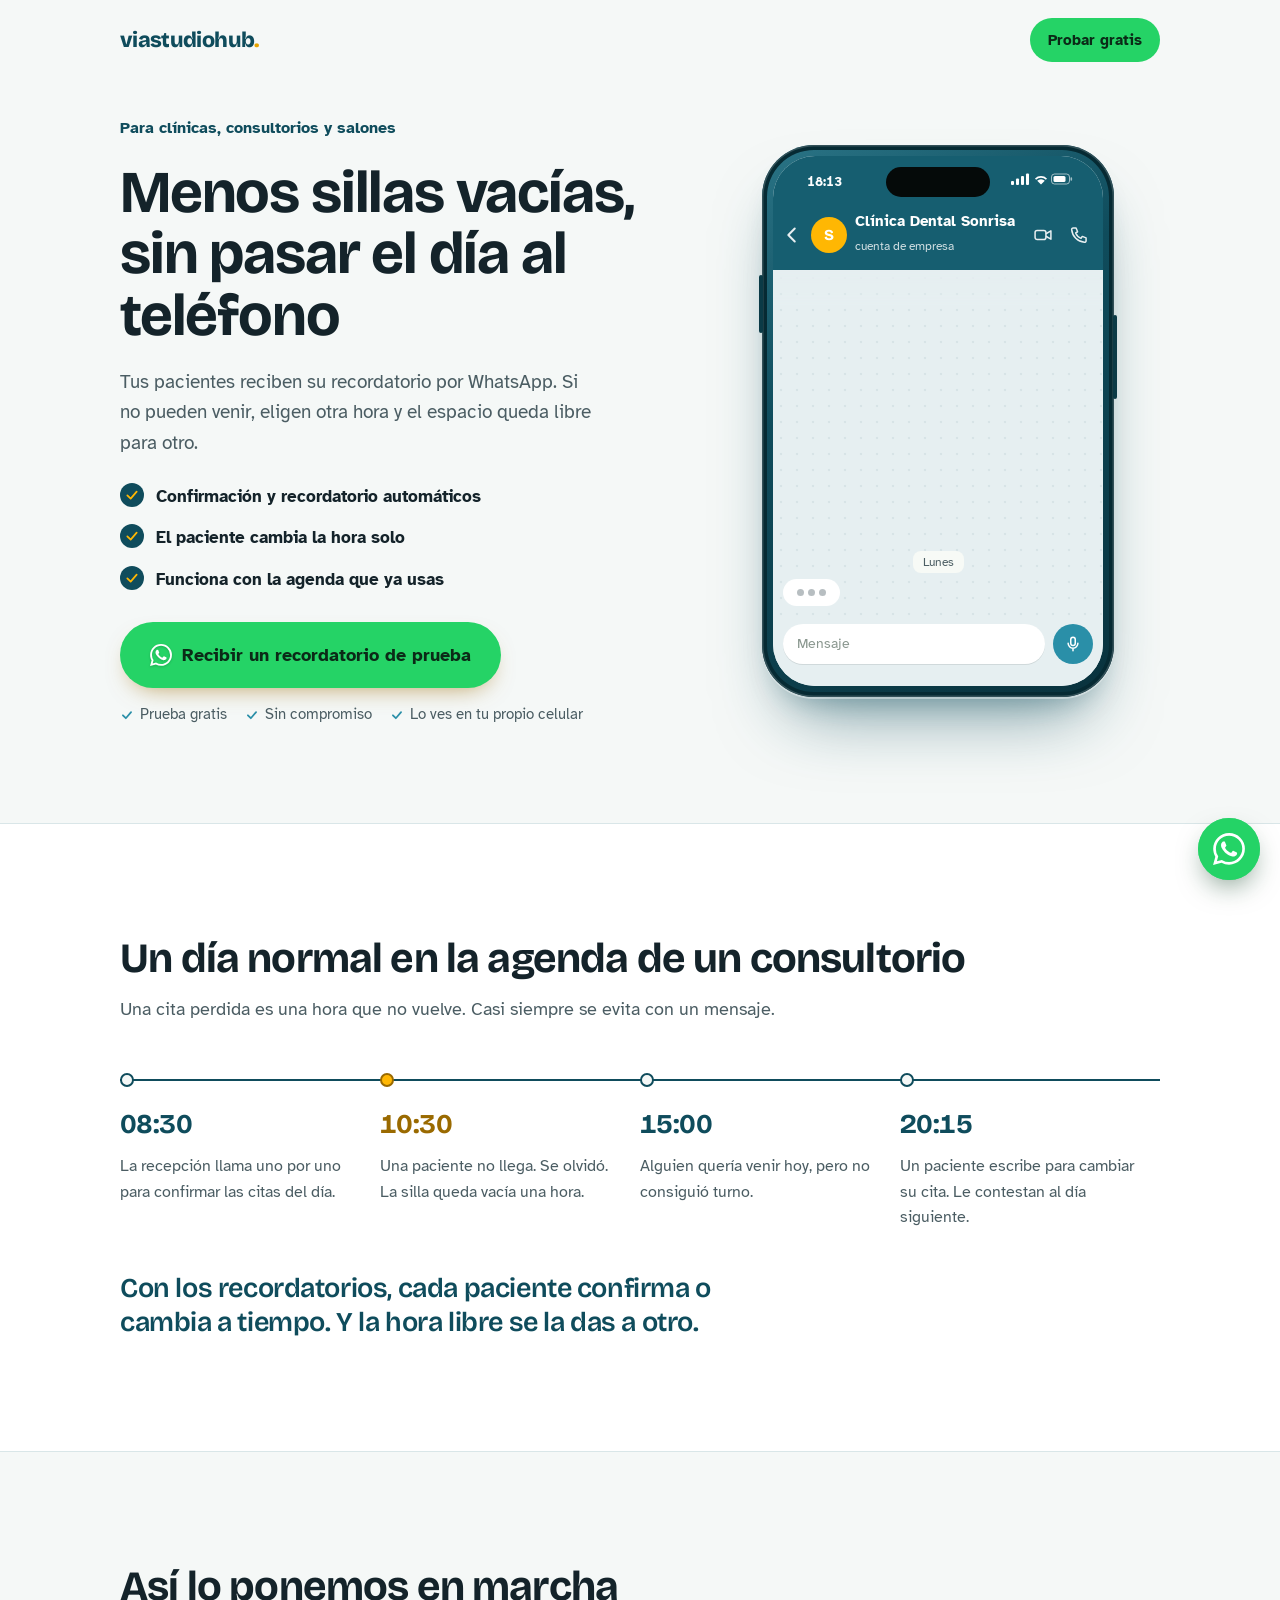
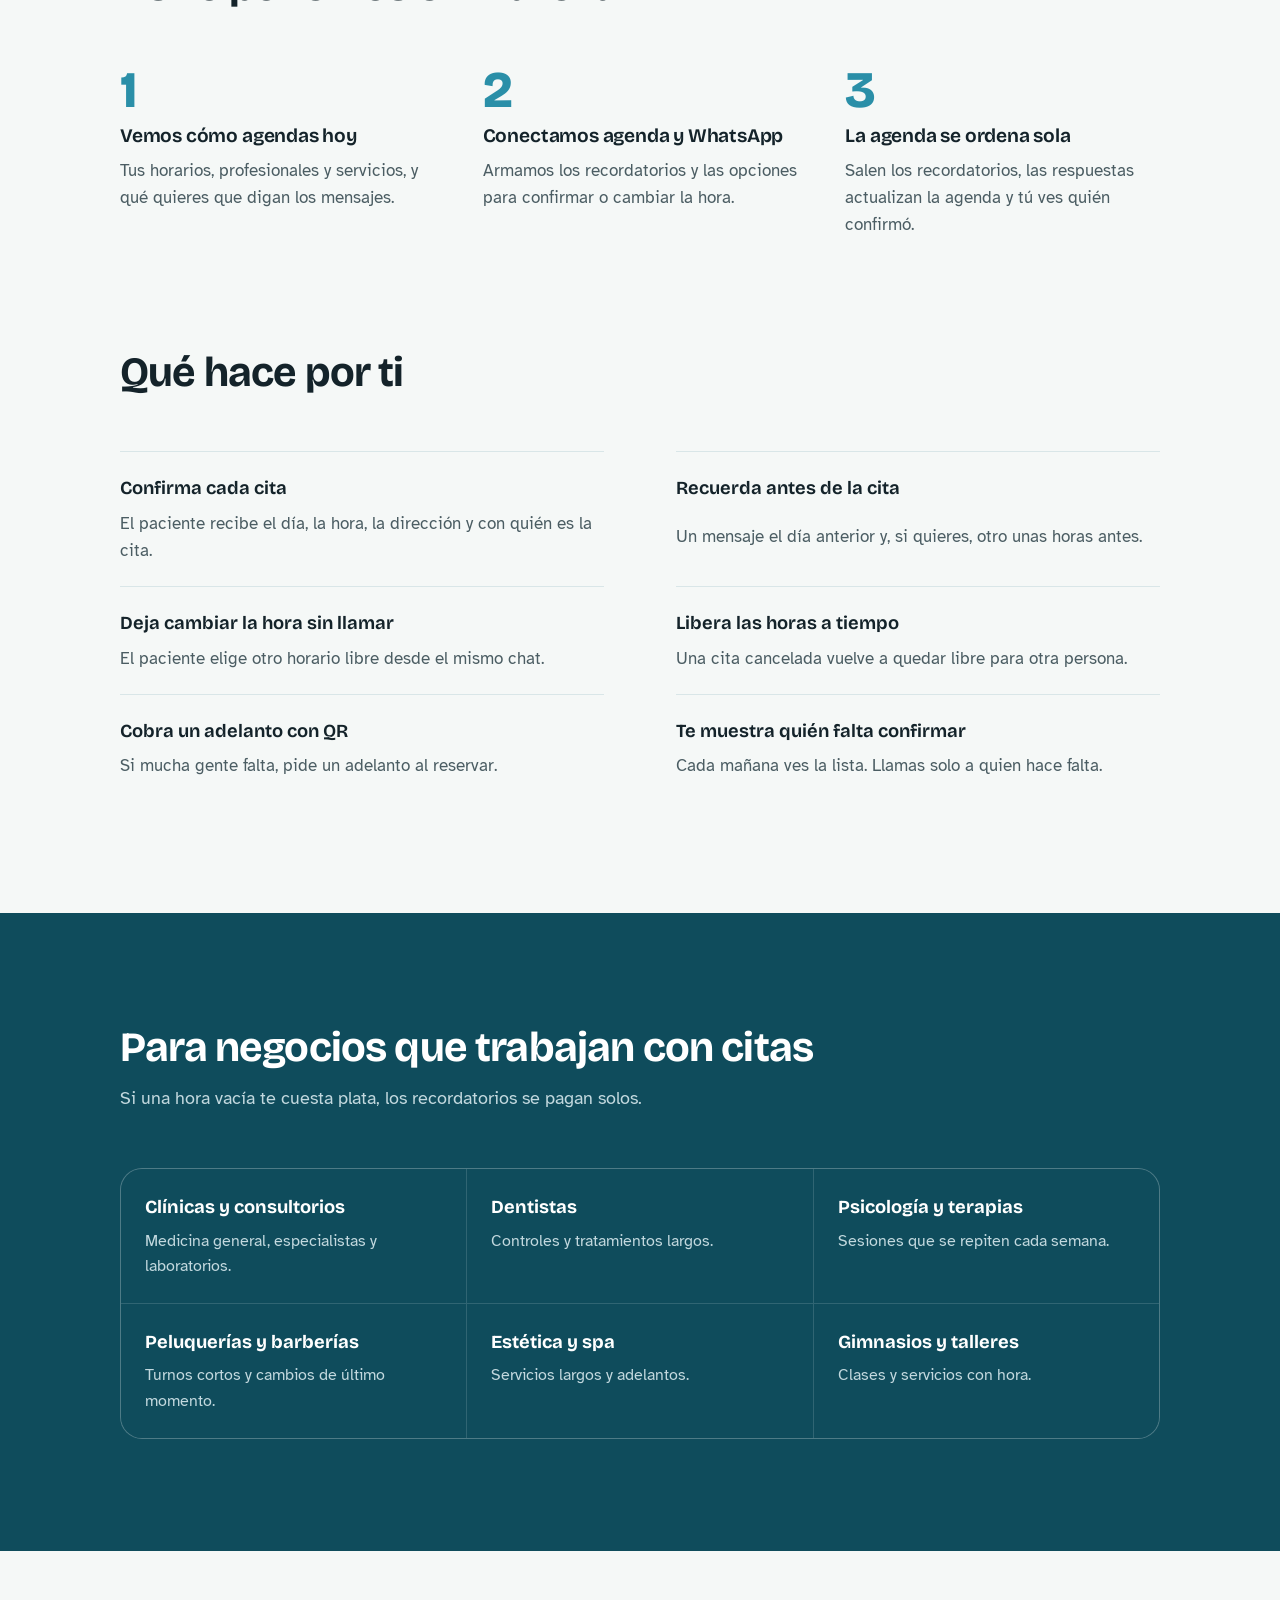
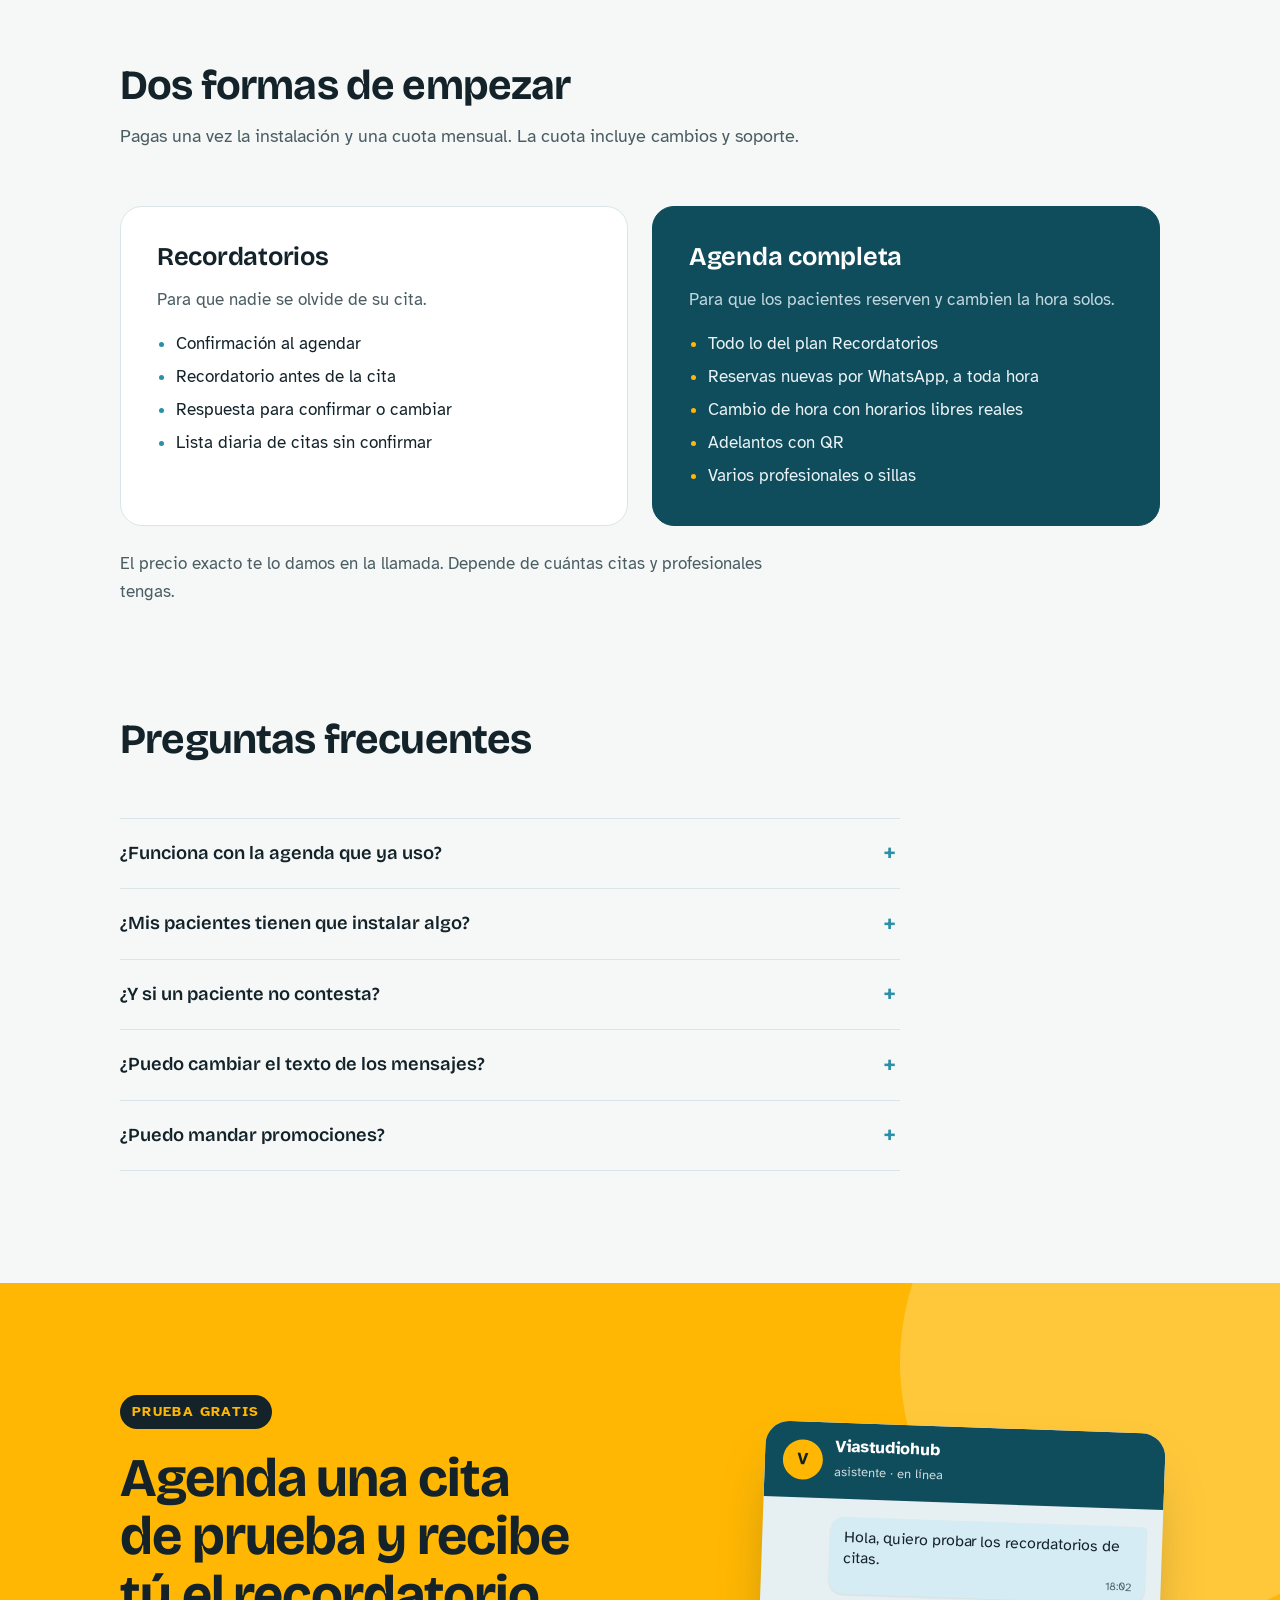
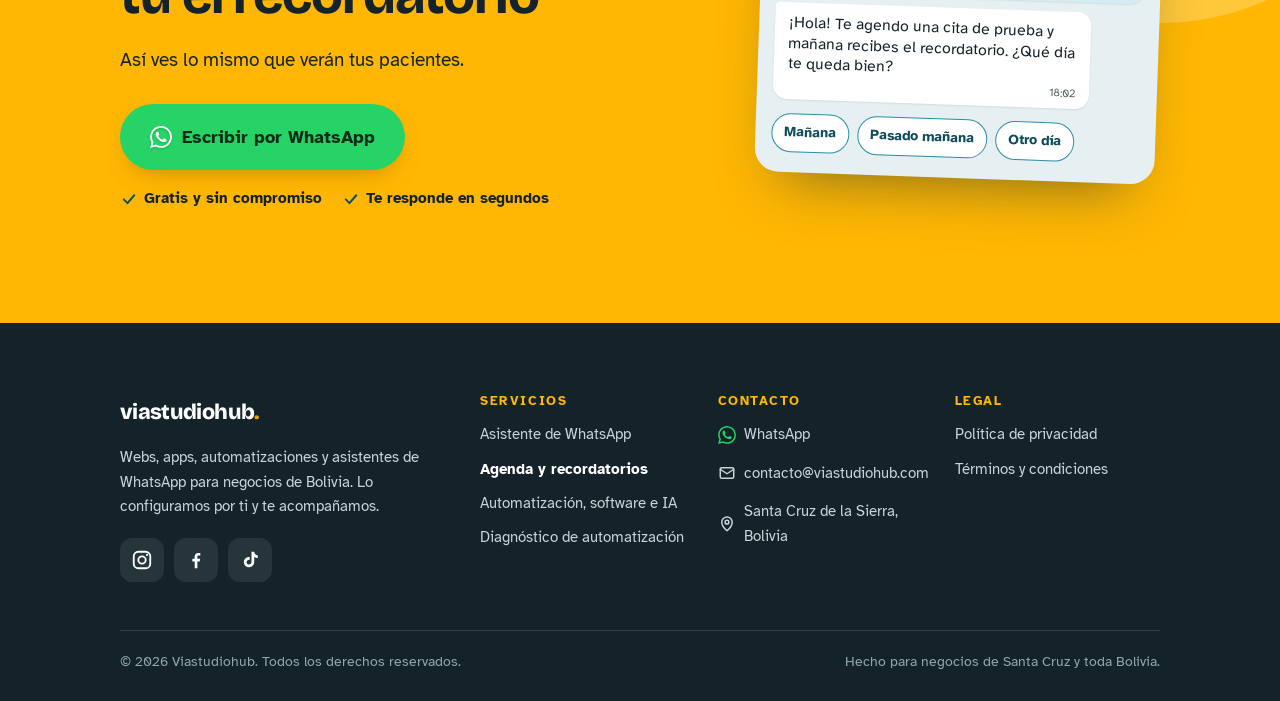
<file: agenda-recordatorios/index.html>
<!doctype html>
<html lang="es">
<head>
  <meta charset="utf-8">
  <meta name="viewport" content="width=device-width, initial-scale=1">
  <title>Recordatorios de citas por WhatsApp | Viastudiohub</title>
  <meta name="description" content="Tus pacientes y clientes reciben la confirmación y el recordatorio de su cita por WhatsApp, y cambian la hora solos. Para clínicas, consultorios, salones y gimnasios.">
  <meta property="og:title" content="Menos sillas vacías, sin pasar el día al teléfono | Viastudiohub">
  <meta property="og:description" content="Tus pacientes y clientes reciben la confirmación y el recordatorio de su cita por WhatsApp, y cambian la hora solos. Para clínicas, consultorios, salones y gimnasios.">
  <meta property="og:type" content="website">
  <meta property="og:url" content="https://viastudiohub.com/agenda-recordatorios/">
  <link rel="canonical" href="https://viastudiohub.com/agenda-recordatorios/">
  <meta name="theme-color" content="#0f4c5c">
  <link rel="icon" href="data:image/svg+xml,%3Csvg xmlns='http://www.w3.org/2000/svg' viewBox='0 0 32 32'%3E%3Crect width='32' height='32' rx='8' fill='%230f4c5c'/%3E%3Ccircle cx='23' cy='9' r='4' fill='%23ffb703'/%3E%3C/svg%3E">
  <link rel="preconnect" href="https://fonts.googleapis.com">
  <link rel="preconnect" href="https://fonts.gstatic.com" crossorigin>
  <link href="https://fonts.googleapis.com/css2?family=Atkinson+Hyperlegible:wght@400;700&family=Bricolage+Grotesque:opsz,wght@12..96,600;12..96,650;12..96,700;12..96,800&family=JetBrains+Mono:wght@500&display=swap" rel="stylesheet">
  <link rel="stylesheet" href="../assets/css/vsh.css?v=e7c232f7">
</head>
<body>

<header class="cabecera">
  <div class="contenedor">
    <a class="marca" href="https://viastudiohub.com/">viastudiohub<span>.</span></a>
    <a class="boton" href="#" data-wa="Hola, quiero probar los recordatorios de citas por WhatsApp.">Probar gratis</a>
  </div>
</header>

<main>
  <section class="hero">
    <div class="contenedor">
      <div class="hero-texto">
        <p class="hero-para">Para clínicas, consultorios y salones</p>
        <h1>Menos sillas vacías, sin pasar el día al teléfono</h1>
        <p class="bajada">Tus pacientes reciben su recordatorio por WhatsApp. Si no pueden venir, eligen otra hora y el espacio queda libre para otro.</p>
        <ul class="beneficios">
          <li><svg viewBox="0 0 24 24" fill="none" stroke="currentColor" stroke-width="2.6" stroke-linecap="round" stroke-linejoin="round" aria-hidden="true"><path d="M5 12.5 10 17.5 19 7"/></svg><span>Confirmación y recordatorio automáticos</span></li><li><svg viewBox="0 0 24 24" fill="none" stroke="currentColor" stroke-width="2.6" stroke-linecap="round" stroke-linejoin="round" aria-hidden="true"><path d="M5 12.5 10 17.5 19 7"/></svg><span>El paciente cambia la hora solo</span></li><li><svg viewBox="0 0 24 24" fill="none" stroke="currentColor" stroke-width="2.6" stroke-linecap="round" stroke-linejoin="round" aria-hidden="true"><path d="M5 12.5 10 17.5 19 7"/></svg><span>Funciona con la agenda que ya usas</span></li>
        </ul>
        <div class="hero-accion">
          <a class="boton boton-grande" href="#" data-wa="Hola, quiero probar los recordatorios de citas por WhatsApp."><svg class="wa-logo" viewBox="0 0 24 24" fill="currentColor" aria-hidden="true"><path d="M17.472 14.382c-.297-.149-1.758-.867-2.03-.967-.273-.099-.471-.148-.67.15-.197.297-.767.966-.94 1.164-.173.199-.347.223-.644.075-.297-.15-1.255-.463-2.39-1.475-.883-.788-1.48-1.761-1.653-2.059-.173-.297-.018-.458.13-.606.134-.133.298-.347.446-.52.149-.174.198-.298.298-.497.099-.198.05-.371-.025-.52-.075-.149-.669-1.612-.916-2.207-.242-.579-.487-.5-.669-.51-.173-.008-.371-.01-.57-.01-.198 0-.52.074-.792.372-.272.297-1.04 1.016-1.04 2.479 0 1.462 1.065 2.875 1.213 3.074.149.198 2.096 3.2 5.077 4.487.709.306 1.262.489 1.694.625.712.227 1.36.195 1.871.118.571-.085 1.758-.719 2.006-1.413.248-.694.248-1.289.173-1.413-.074-.124-.272-.198-.57-.347m-5.421 7.403h-.004a9.87 9.87 0 0 1-5.031-1.378l-.361-.214-3.741.982.998-3.648-.235-.374a9.86 9.86 0 0 1-1.51-5.26c.001-5.45 4.436-9.884 9.888-9.884 2.64 0 5.122 1.03 6.988 2.898a9.825 9.825 0 0 1 2.893 6.994c-.003 5.45-4.437 9.884-9.885 9.884m8.413-18.297A11.815 11.815 0 0 0 12.05 0C5.495 0 .16 5.335.157 11.892c0 2.096.547 4.142 1.588 5.945L.057 24l6.305-1.654a11.882 11.882 0 0 0 5.683 1.448h.005c6.554 0 11.89-5.335 11.893-11.893a11.821 11.821 0 0 0-3.48-8.413Z"/></svg>Recibir un recordatorio de prueba</a>
          <ul class="tranquilidad">
            <li>Prueba gratis</li><li>Sin compromiso</li><li>Lo ves en tu propio celular</li>
          </ul>
        </div>
      </div>

      <div class="hero-visual">
      
      <div class="telefono" role="img" aria-label="Ejemplo de conversación: una paciente recibe el recordatorio de su cita, pide cambiarla y elige un nuevo horario">
        <div class="pantalla">
          <div class="isla" aria-hidden="true"></div>
          <div class="estado" aria-hidden="true"><span>18:13</span><svg viewBox="0 0 62 14" aria-hidden="true" fill="#fff"><rect x="0" y="9" width="3" height="4" rx="1"/><rect x="5" y="6.5" width="3" height="6.5" rx="1"/><rect x="10" y="4" width="3" height="9" rx="1"/><rect x="15" y="1.5" width="3" height="11.5" rx="1"/><path d="M30 12.6 26.2 8.8a5.4 5.4 0 0 1 7.6 0Zm-6-6a8.5 8.5 0 0 1 12 0l-1.1 1.1a7 7 0 0 0-9.8 0Z"/><rect x="40.5" y="2" width="18" height="10" rx="3" fill="none" stroke="#fff" stroke-opacity=".6"/><rect x="42.5" y="4" width="12" height="6" rx="1.5"/><rect x="59.5" y="5.2" width="1.6" height="3.6" rx=".8" fill-opacity=".6"/></svg></div>
          <div class="pantalla-cabecera">
            <svg class="volver" viewBox="0 0 24 24" fill="none" stroke="#fff" stroke-width="2.2" stroke-linecap="round" stroke-linejoin="round" aria-hidden="true"><path d="M15 5 8 12l7 7"/></svg>
            <div class="avatar" aria-hidden="true">S</div>
            <div><strong>Clínica Dental Sonrisa</strong><small>cuenta de empresa</small></div>
            <div class="acciones" aria-hidden="true"><svg viewBox="0 0 24 24" fill="none" stroke="#fff" stroke-width="1.8" stroke-linejoin="round"><rect x="2.5" y="6.5" width="13" height="11" rx="2.5"/><path d="m15.5 10.5 6-3.5v10l-6-3.5"/></svg><svg viewBox="0 0 24 24" fill="none" stroke="#fff" stroke-width="1.8" stroke-linejoin="round"><path d="M5 3.5h3.5l1.8 4.6-2.3 1.5a11 11 0 0 0 6.4 6.4l1.5-2.3 4.6 1.8V19a1.8 1.8 0 0 1-2 1.8A17 17 0 0 1 3.2 5.5 1.8 1.8 0 0 1 5 3.5Z"/></svg></div>
          </div>
          <div class="chat">
            <div class="msg sistema">Lunes</div>
            <div class="msg in">Hola Ana, te recordamos tu cita de mañana martes a las 10:30 con la Dra. Rojas. Responde 1 para confirmar o 2 para cambiarla.<time>18:00</time></div>
            <div class="msg out">2<time>18:12</time></div>
            <div class="msg in">Sin problema. Tengo libre: miércoles 9:00, miércoles 11:30 o jueves 16:00. ¿Cuál prefieres?<time>18:12</time></div>
            <div class="msg out">Jueves 16:00<time>18:13</time></div>
            <div class="msg in">Listo, tu cita quedó el jueves a las 16:00. Te escribimos un día antes.<time>18:13</time></div>
            <div class="escribiendo" aria-hidden="true"><span></span><span></span><span></span></div>
          </div>
          <div class="barra" aria-hidden="true"><div class="campo">Mensaje</div><div class="mic"><svg viewBox="0 0 24 24" fill="none" stroke="#fff" stroke-width="2" stroke-linecap="round"><rect x="9" y="3" width="6" height="11" rx="3"/><path d="M5.5 11a6.5 6.5 0 0 0 13 0M12 17.5V21"/></svg></div></div>
        </div>
      </div>
        <div class="aviso" role="note">
          <div class="aviso-icono" aria-hidden="true"><svg viewBox="0 0 24 24" fill="none" stroke="currentColor" stroke-width="2" stroke-linecap="round" stroke-linejoin="round"><path d="M6 8a6 6 0 0 1 12 0c0 7 3 9 3 9H3s3-2 3-9"/><path d="M10.3 21a1.9 1.9 0 0 0 3.4 0"/></svg></div>
          <div><strong>Cita reprogramada</strong><span>Ana pasó al jueves 16:00. El martes 10:30 quedó libre.</span></div>
        </div>
      
      </div>
    </div>
  </section>

  <section class="seccion dia" aria-labelledby="dia-titulo">
    <div class="contenedor">
      <div class="seccion-titulo">
        <h2 id="dia-titulo">Un día normal en la agenda de un consultorio</h2>
        <p>Una cita perdida es una hora que no vuelve. Casi siempre se evita con un mensaje.</p>
      </div>
      <ol class="horas">
        <li><span class="hora">08:30</span><p>La recepción llama uno por uno para confirmar las citas del día.</p></li>
        <li class="perdido"><span class="hora">10:30</span><p>Una paciente no llega. Se olvidó. La silla queda vacía una hora.</p></li>
        <li><span class="hora">15:00</span><p>Alguien quería venir hoy, pero no consiguió turno.</p></li>
        <li><span class="hora">20:15</span><p>Un paciente escribe para cambiar su cita. Le contestan al día siguiente.</p></li>
      </ol>
      <p class="dia-conclusion">Con los recordatorios, cada paciente confirma o cambia a tiempo. Y la hora libre se la das a otro.</p>
    </div>
  </section>

  <section class="seccion" id="como-funciona" aria-labelledby="como-titulo">
    <div class="contenedor">
      <div class="seccion-titulo"><h2 id="como-titulo">Así lo ponemos en marcha</h2></div>
      <ol class="pasos">
        <li><h3>Vemos cómo agendas hoy</h3><p>Tus horarios, profesionales y servicios, y qué quieres que digan los mensajes.</p></li>
        <li><h3>Conectamos agenda y WhatsApp</h3><p>Armamos los recordatorios y las opciones para confirmar o cambiar la hora.</p></li>
        <li><h3>La agenda se ordena sola</h3><p>Salen los recordatorios, las respuestas actualizan la agenda y tú ves quién confirmó.</p></li>
      </ol>
    </div>
  </section>

  <section class="seccion" aria-labelledby="hace-titulo" style="padding-top:0">
    <div class="contenedor">
      <div class="seccion-titulo"><h2 id="hace-titulo">Qué hace por ti</h2></div>
      <dl class="capacidades">
        <div><dt>Confirma cada cita</dt><dd>El paciente recibe el día, la hora, la dirección y con quién es la cita.</dd></div>
        <div><dt>Recuerda antes de la cita</dt><dd>Un mensaje el día anterior y, si quieres, otro unas horas antes.</dd></div>
        <div><dt>Deja cambiar la hora sin llamar</dt><dd>El paciente elige otro horario libre desde el mismo chat.</dd></div>
        <div><dt>Libera las horas a tiempo</dt><dd>Una cita cancelada vuelve a quedar libre para otra persona.</dd></div>
        <div><dt>Cobra un adelanto con QR</dt><dd>Si mucha gente falta, pide un adelanto al reservar.</dd></div>
        <div><dt>Te muestra quién falta confirmar</dt><dd>Cada mañana ves la lista. Llamas solo a quien hace falta.</dd></div>
      </dl>
      
    </div>
  </section>

  <section class="seccion rubros" aria-labelledby="rubros-titulo">
    <div class="contenedor">
      <div class="seccion-titulo">
        <h2 id="rubros-titulo">Para negocios que trabajan con citas</h2>
        <p>Si una hora vacía te cuesta plata, los recordatorios se pagan solos.</p>
      </div>
      <ul class="lista-rubros">
        <li><strong>Clínicas y consultorios</strong><span>Medicina general, especialistas y laboratorios.</span></li>
        <li><strong>Dentistas</strong><span>Controles y tratamientos largos.</span></li>
        <li><strong>Psicología y terapias</strong><span>Sesiones que se repiten cada semana.</span></li>
        <li><strong>Peluquerías y barberías</strong><span>Turnos cortos y cambios de último momento.</span></li>
        <li><strong>Estética y spa</strong><span>Servicios largos y adelantos.</span></li>
        <li><strong>Gimnasios y talleres</strong><span>Clases y servicios con hora.</span></li>
      </ul>
    </div>
  </section>

  <!-- TESTIMONIOS: activar solo con clientes reales (nombre, negocio, foto y resultado verdaderos).
  <section class="seccion" aria-labelledby="testimonios-titulo">
    <div class="contenedor">
      <div class="seccion-titulo"><h2 id="testimonios-titulo">Lo que dicen nuestros clientes</h2></div>
      <div class="testimonios">
        <figure class="testimonio">
          <blockquote>"Frase real del cliente, con un resultado concreto."</blockquote>
          <figcaption><img src="../assets/img/cliente-1.jpg" alt="">Nombre Apellido, Negocio, Santa Cruz</figcaption>
        </figure>
      </div>
    </div>
  </section>
  -->



  <section class="seccion" aria-labelledby="planes-titulo">
    <div class="contenedor">
      <div class="seccion-titulo">
        <h2 id="planes-titulo">Dos formas de empezar</h2>
        <p>Pagas una vez la instalación y una cuota mensual. La cuota incluye cambios y soporte.</p>
      </div>
      <div class="planes">
        <div class="plan"><h3>Recordatorios</h3><p class="para">Para que nadie se olvide de su cita.</p><ul><li>Confirmación al agendar</li><li>Recordatorio antes de la cita</li><li>Respuesta para confirmar o cambiar</li><li>Lista diaria de citas sin confirmar</li></ul></div><div class="plan destacado"><h3>Agenda completa</h3><p class="para">Para que los pacientes reserven y cambien la hora solos.</p><ul><li>Todo lo del plan Recordatorios</li><li>Reservas nuevas por WhatsApp, a toda hora</li><li>Cambio de hora con horarios libres reales</li><li>Adelantos con QR</li><li>Varios profesionales o sillas</li></ul></div>
      </div>
      <p class="planes-nota">El precio exacto te lo damos en la llamada. Depende de cuántas citas y profesionales tengas.</p>
    </div>
  </section>

  <section class="seccion" aria-labelledby="faq-titulo" style="padding-top:0">
    <div class="contenedor">
      <div class="seccion-titulo"><h2 id="faq-titulo">Preguntas frecuentes</h2></div>
      <div class="faq">
        <details><summary>¿Funciona con la agenda que ya uso?</summary><p>Funciona con Google Calendar, con planillas y con varios sistemas de reservas. Si usas agenda de papel, te armamos una digital sencilla.</p></details>
        <details><summary>¿Mis pacientes tienen que instalar algo?</summary><p>No. Todo pasa en WhatsApp, que ya tienen en el celular.</p></details>
        <details><summary>¿Y si un paciente no contesta?</summary><p>Le llega un segundo aviso. Si sigue sin contestar, aparece en tu lista para que lo llames.</p></details>
        <details><summary>¿Puedo cambiar el texto de los mensajes?</summary><p>Sí. Los escribimos contigo, con el estilo de tu consultorio o salón. WhatsApp aprueba algunos mensajes antes de usarlos; de eso nos ocupamos nosotros.</p></details>
        <details><summary>¿Puedo mandar promociones?</summary><p>Solo a quien aceptó recibirlas. WhatsApp bloquea los números que mandan publicidad sin permiso.</p></details>
      </div>
    </div>
  </section>


  <section class="seccion cierre" aria-labelledby="cierre-titulo">
    <div class="contenedor cierre-rejilla">
      <div class="cierre-texto">
        <p class="cierre-ante">Prueba gratis</p>
        <h2 id="cierre-titulo">Agenda una cita de prueba y recibe tú el recordatorio</h2>
        <p class="cierre-bajada">Así ves lo mismo que verán tus pacientes.</p>
        <div class="cierre-accion">
          <div class="cierre-botones"><a class="boton boton-grande" href="#" data-wa="Hola, quiero probar los recordatorios de citas por WhatsApp."><svg class="wa-logo" viewBox="0 0 24 24" fill="currentColor" aria-hidden="true"><path d="M17.472 14.382c-.297-.149-1.758-.867-2.03-.967-.273-.099-.471-.148-.67.15-.197.297-.767.966-.94 1.164-.173.199-.347.223-.644.075-.297-.15-1.255-.463-2.39-1.475-.883-.788-1.48-1.761-1.653-2.059-.173-.297-.018-.458.13-.606.134-.133.298-.347.446-.52.149-.174.198-.298.298-.497.099-.198.05-.371-.025-.52-.075-.149-.669-1.612-.916-2.207-.242-.579-.487-.5-.669-.51-.173-.008-.371-.01-.57-.01-.198 0-.52.074-.792.372-.272.297-1.04 1.016-1.04 2.479 0 1.462 1.065 2.875 1.213 3.074.149.198 2.096 3.2 5.077 4.487.709.306 1.262.489 1.694.625.712.227 1.36.195 1.871.118.571-.085 1.758-.719 2.006-1.413.248-.694.248-1.289.173-1.413-.074-.124-.272-.198-.57-.347m-5.421 7.403h-.004a9.87 9.87 0 0 1-5.031-1.378l-.361-.214-3.741.982.998-3.648-.235-.374a9.86 9.86 0 0 1-1.51-5.26c.001-5.45 4.436-9.884 9.888-9.884 2.64 0 5.122 1.03 6.988 2.898a9.825 9.825 0 0 1 2.893 6.994c-.003 5.45-4.437 9.884-9.885 9.884m8.413-18.297A11.815 11.815 0 0 0 12.05 0C5.495 0 .16 5.335.157 11.892c0 2.096.547 4.142 1.588 5.945L.057 24l6.305-1.654a11.882 11.882 0 0 0 5.683 1.448h.005c6.554 0 11.89-5.335 11.893-11.893a11.821 11.821 0 0 0-3.48-8.413Z"/></svg>Escribir por WhatsApp</a></div>
          <ul class="cierre-garantias">
            <li><svg viewBox="0 0 24 24" fill="none" stroke="currentColor" stroke-width="2.6" stroke-linecap="round" stroke-linejoin="round" aria-hidden="true"><path d="M5 12.5 10 17.5 19 7"/></svg>Gratis y sin compromiso</li><li><svg viewBox="0 0 24 24" fill="none" stroke="currentColor" stroke-width="2.6" stroke-linecap="round" stroke-linejoin="round" aria-hidden="true"><path d="M5 12.5 10 17.5 19 7"/></svg>Te responde en segundos</li>
          </ul>
        </div>
      </div>
      <div class="cierre-chat" role="img" aria-label="Así empieza la prueba: escribes por WhatsApp y el asistente te responde al momento">
        <div class="cc-cab"><span class="cc-av">V</span><div><strong>Viastudiohub</strong><small>asistente · en línea</small></div></div>
        <div class="cc-cuerpo"><div class="cc-msg c">Hola, quiero probar los recordatorios de citas.<time>18:02</time></div><div class="cc-msg a">¡Hola! Te agendo una cita de prueba y mañana recibes el recordatorio. ¿Qué día te queda bien?<time>18:02</time></div><div class="cc-opciones"><span>Mañana</span><span>Pasado mañana</span><span>Otro día</span></div></div>
      </div>
    </div>
  </section>
</main>

<footer class="pie">
  <div class="contenedor">
    <div class="pie-rejilla">
      <div class="pie-marca">
        <a class="marca" href="https://viastudiohub.com/">viastudiohub<span>.</span></a>
        <p>Webs, apps, automatizaciones y asistentes de WhatsApp para negocios de Bolivia. Lo configuramos por ti y te acompañamos.</p>
        <ul class="pie-redes" aria-label="Redes sociales">
          <li><a href="#" data-red="instagram" aria-label="Instagram de Viastudiohub"><svg viewBox="0 0 24 24" fill="none" stroke="currentColor" stroke-width="2" aria-hidden="true"><rect x="3" y="3" width="18" height="18" rx="5"/><circle cx="12" cy="12" r="4"/><circle cx="17.5" cy="6.5" r="1.2" fill="currentColor" stroke="none"/></svg></a></li>
          <li><a href="#" data-red="facebook" aria-label="Facebook de Viastudiohub"><svg viewBox="0 0 24 24" fill="currentColor" aria-hidden="true"><path d="M13.5 21v-7.5h2.6l.4-3h-3V8.6c0-.9.3-1.5 1.6-1.5h1.6V4.4c-.3 0-1.2-.1-2.3-.1-2.3 0-3.9 1.4-3.9 4v2.2H8v3h2.6V21h2.9Z"/></svg></a></li>
          <li><a href="#" data-red="tiktok" aria-label="TikTok de Viastudiohub"><svg viewBox="0 0 24 24" fill="currentColor" aria-hidden="true"><path d="M16.6 3c.3 2.3 1.6 3.8 3.9 4v2.8c-1.4.1-2.6-.3-3.9-1.1v5.6c0 3.6-2.8 5.7-5.7 5.7a5.6 5.6 0 0 1-5.6-5.6c0-3.5 3-5.9 6.4-5.5v3c-1.6-.4-3.4.6-3.4 2.5 0 1.5 1.2 2.6 2.6 2.6 1.6 0 2.7-1.1 2.7-3V3h3Z"/></svg></a></li>
        </ul>
      </div>
      <nav class="pie-col" aria-label="Servicios">
        <h2>Servicios</h2>
        <ul><li><a href="../asistente-whatsapp/">Asistente de WhatsApp</a></li><li><a href="../agenda-recordatorios/" aria-current="page">Agenda y recordatorios</a></li><li><a href="../automatizaciones/">Automatización, software e IA</a></li><li><a href="../diagnostico/">Diagnóstico de automatización</a></li></ul>
      </nav>
      <div class="pie-col">
        <h2>Contacto</h2>
        <ul>
          <li><a href="#" data-wa="Hola, quiero probar los recordatorios de citas por WhatsApp."><svg class="wa-logo" viewBox="0 0 24 24" fill="currentColor" aria-hidden="true"><path d="M17.472 14.382c-.297-.149-1.758-.867-2.03-.967-.273-.099-.471-.148-.67.15-.197.297-.767.966-.94 1.164-.173.199-.347.223-.644.075-.297-.15-1.255-.463-2.39-1.475-.883-.788-1.48-1.761-1.653-2.059-.173-.297-.018-.458.13-.606.134-.133.298-.347.446-.52.149-.174.198-.298.298-.497.099-.198.05-.371-.025-.52-.075-.149-.669-1.612-.916-2.207-.242-.579-.487-.5-.669-.51-.173-.008-.371-.01-.57-.01-.198 0-.52.074-.792.372-.272.297-1.04 1.016-1.04 2.479 0 1.462 1.065 2.875 1.213 3.074.149.198 2.096 3.2 5.077 4.487.709.306 1.262.489 1.694.625.712.227 1.36.195 1.871.118.571-.085 1.758-.719 2.006-1.413.248-.694.248-1.289.173-1.413-.074-.124-.272-.198-.57-.347m-5.421 7.403h-.004a9.87 9.87 0 0 1-5.031-1.378l-.361-.214-3.741.982.998-3.648-.235-.374a9.86 9.86 0 0 1-1.51-5.26c.001-5.45 4.436-9.884 9.888-9.884 2.64 0 5.122 1.03 6.988 2.898a9.825 9.825 0 0 1 2.893 6.994c-.003 5.45-4.437 9.884-9.885 9.884m8.413-18.297A11.815 11.815 0 0 0 12.05 0C5.495 0 .16 5.335.157 11.892c0 2.096.547 4.142 1.588 5.945L.057 24l6.305-1.654a11.882 11.882 0 0 0 5.683 1.448h.005c6.554 0 11.89-5.335 11.893-11.893a11.821 11.821 0 0 0-3.48-8.413Z"/></svg>WhatsApp</a></li>
          <li><a href="mailto:contacto@viastudiohub.com"><svg viewBox="0 0 24 24" fill="none" stroke="currentColor" stroke-width="2" stroke-linecap="round" stroke-linejoin="round" aria-hidden="true"><rect x="3" y="5" width="18" height="14" rx="2"/><path d="m3 7 9 6 9-6"/></svg>contacto@viastudiohub.com</a></li>
          <li><span><svg viewBox="0 0 24 24" fill="none" stroke="currentColor" stroke-width="2" stroke-linecap="round" stroke-linejoin="round" aria-hidden="true"><path d="M12 21s-7-6.1-7-11.5a7 7 0 0 1 14 0C19 14.9 12 21 12 21Z"/><circle cx="12" cy="9.5" r="2.5"/></svg>Santa Cruz de la Sierra, Bolivia</span></li>
        </ul>
      </div>
      <nav class="pie-col" aria-label="Información legal">
        <h2>Legal</h2>
        <ul>
          <li><a href="../privacidad/">Política de privacidad</a></li>
          <li><a href="../terminos/">Términos y condiciones</a></li>
        </ul>
      </nav>
    </div>
    <div class="pie-base">
      <span>© 2026 Viastudiohub. Todos los derechos reservados.</span>
      <span>Hecho para negocios de Santa Cruz y toda Bolivia.</span>
    </div>
  </div>
</footer>

<div class="flotantes">
  <button type="button" class="arriba" aria-label="Volver arriba"><svg viewBox="0 0 24 24" fill="none" stroke="currentColor" stroke-width="2.4" stroke-linecap="round" stroke-linejoin="round" aria-hidden="true"><path d="m6 15 6-6 6 6"/></svg></button>
  <a class="wa-flotante" href="#" data-wa="Hola, quiero probar los recordatorios de citas por WhatsApp." aria-label="Probarlo en WhatsApp"><svg class="wa-logo" viewBox="0 0 24 24" fill="currentColor" aria-hidden="true"><path d="M17.472 14.382c-.297-.149-1.758-.867-2.03-.967-.273-.099-.471-.148-.67.15-.197.297-.767.966-.94 1.164-.173.199-.347.223-.644.075-.297-.15-1.255-.463-2.39-1.475-.883-.788-1.48-1.761-1.653-2.059-.173-.297-.018-.458.13-.606.134-.133.298-.347.446-.52.149-.174.198-.298.298-.497.099-.198.05-.371-.025-.52-.075-.149-.669-1.612-.916-2.207-.242-.579-.487-.5-.669-.51-.173-.008-.371-.01-.57-.01-.198 0-.52.074-.792.372-.272.297-1.04 1.016-1.04 2.479 0 1.462 1.065 2.875 1.213 3.074.149.198 2.096 3.2 5.077 4.487.709.306 1.262.489 1.694.625.712.227 1.36.195 1.871.118.571-.085 1.758-.719 2.006-1.413.248-.694.248-1.289.173-1.413-.074-.124-.272-.198-.57-.347m-5.421 7.403h-.004a9.87 9.87 0 0 1-5.031-1.378l-.361-.214-3.741.982.998-3.648-.235-.374a9.86 9.86 0 0 1-1.51-5.26c.001-5.45 4.436-9.884 9.888-9.884 2.64 0 5.122 1.03 6.988 2.898a9.825 9.825 0 0 1 2.893 6.994c-.003 5.45-4.437 9.884-9.885 9.884m8.413-18.297A11.815 11.815 0 0 0 12.05 0C5.495 0 .16 5.335.157 11.892c0 2.096.547 4.142 1.588 5.945L.057 24l6.305-1.654a11.882 11.882 0 0 0 5.683 1.448h.005c6.554 0 11.89-5.335 11.893-11.893a11.821 11.821 0 0 0-3.48-8.413Z"/></svg><span class="wa-etiqueta" aria-hidden="true">Probarlo en WhatsApp</span></a>
</div>

<script src="../assets/js/vsh.js?v=f4f00d04"></script>
</body>
</html>
</file>
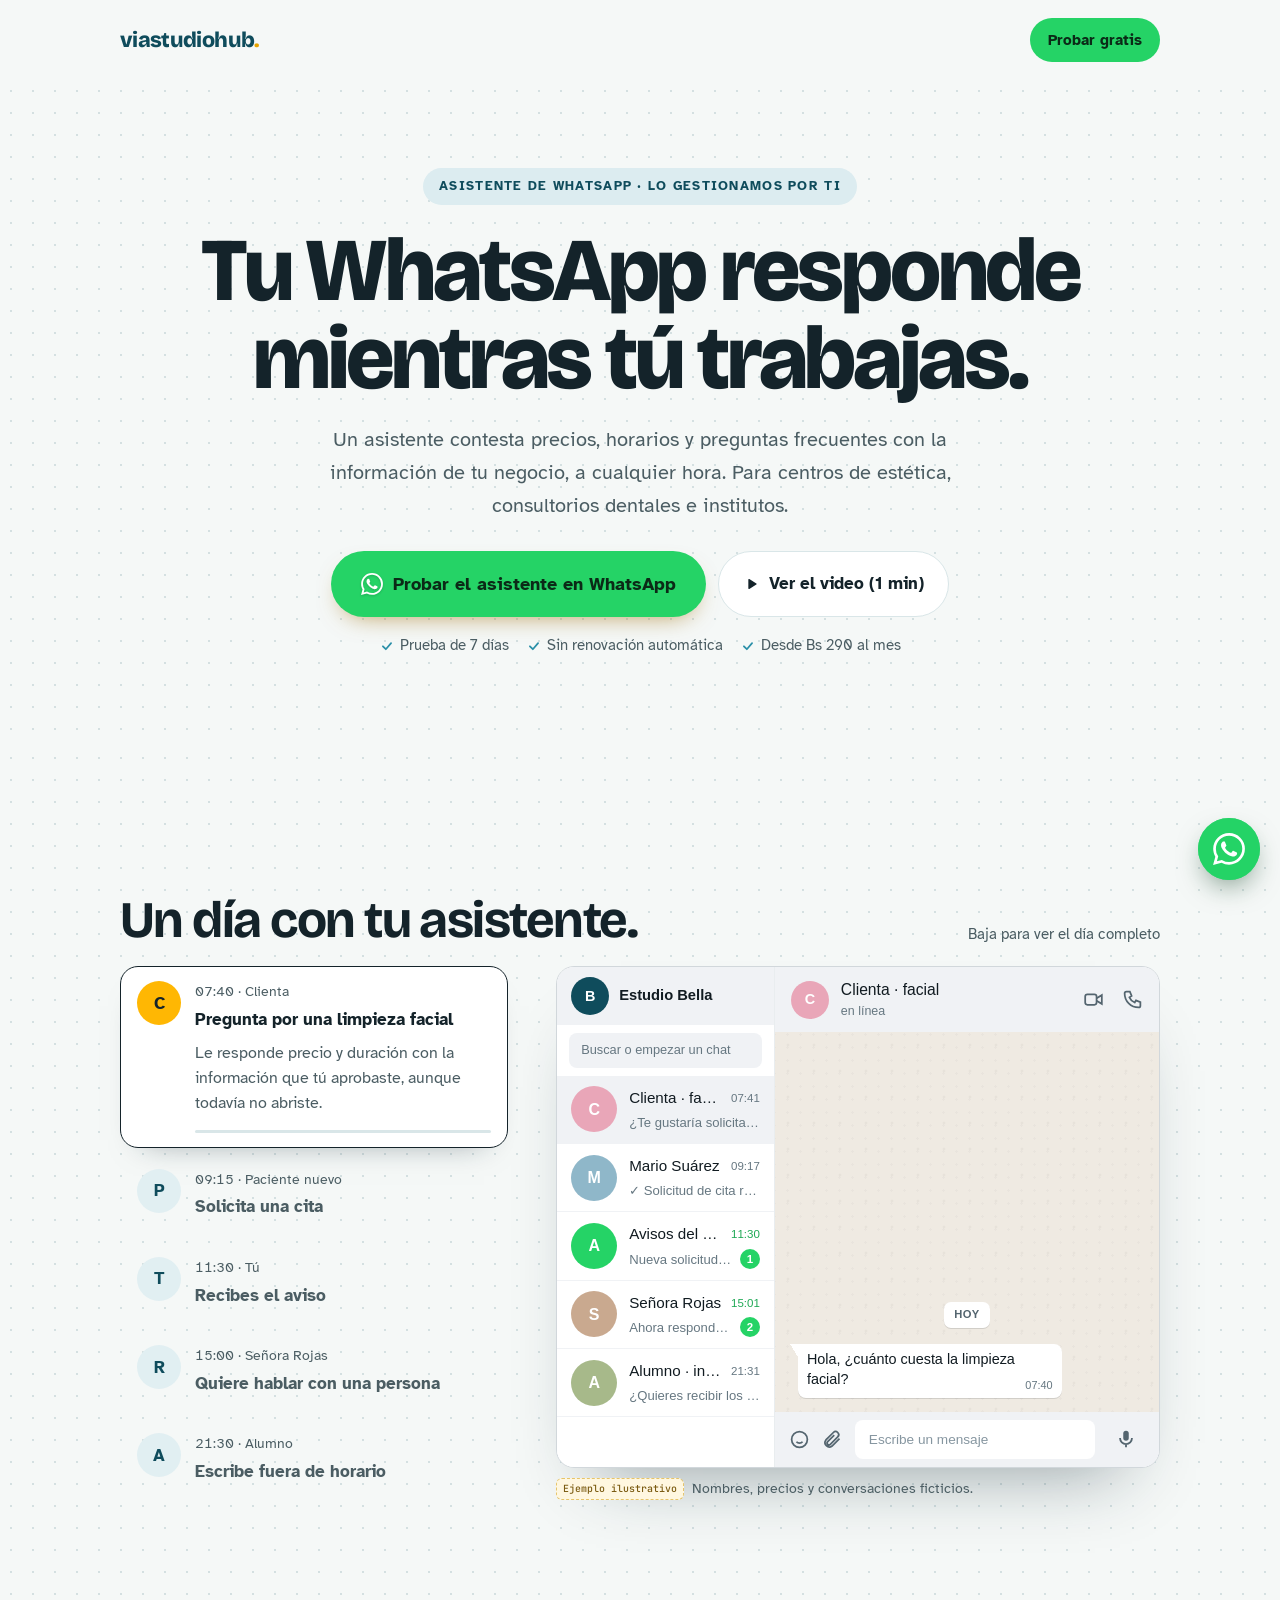
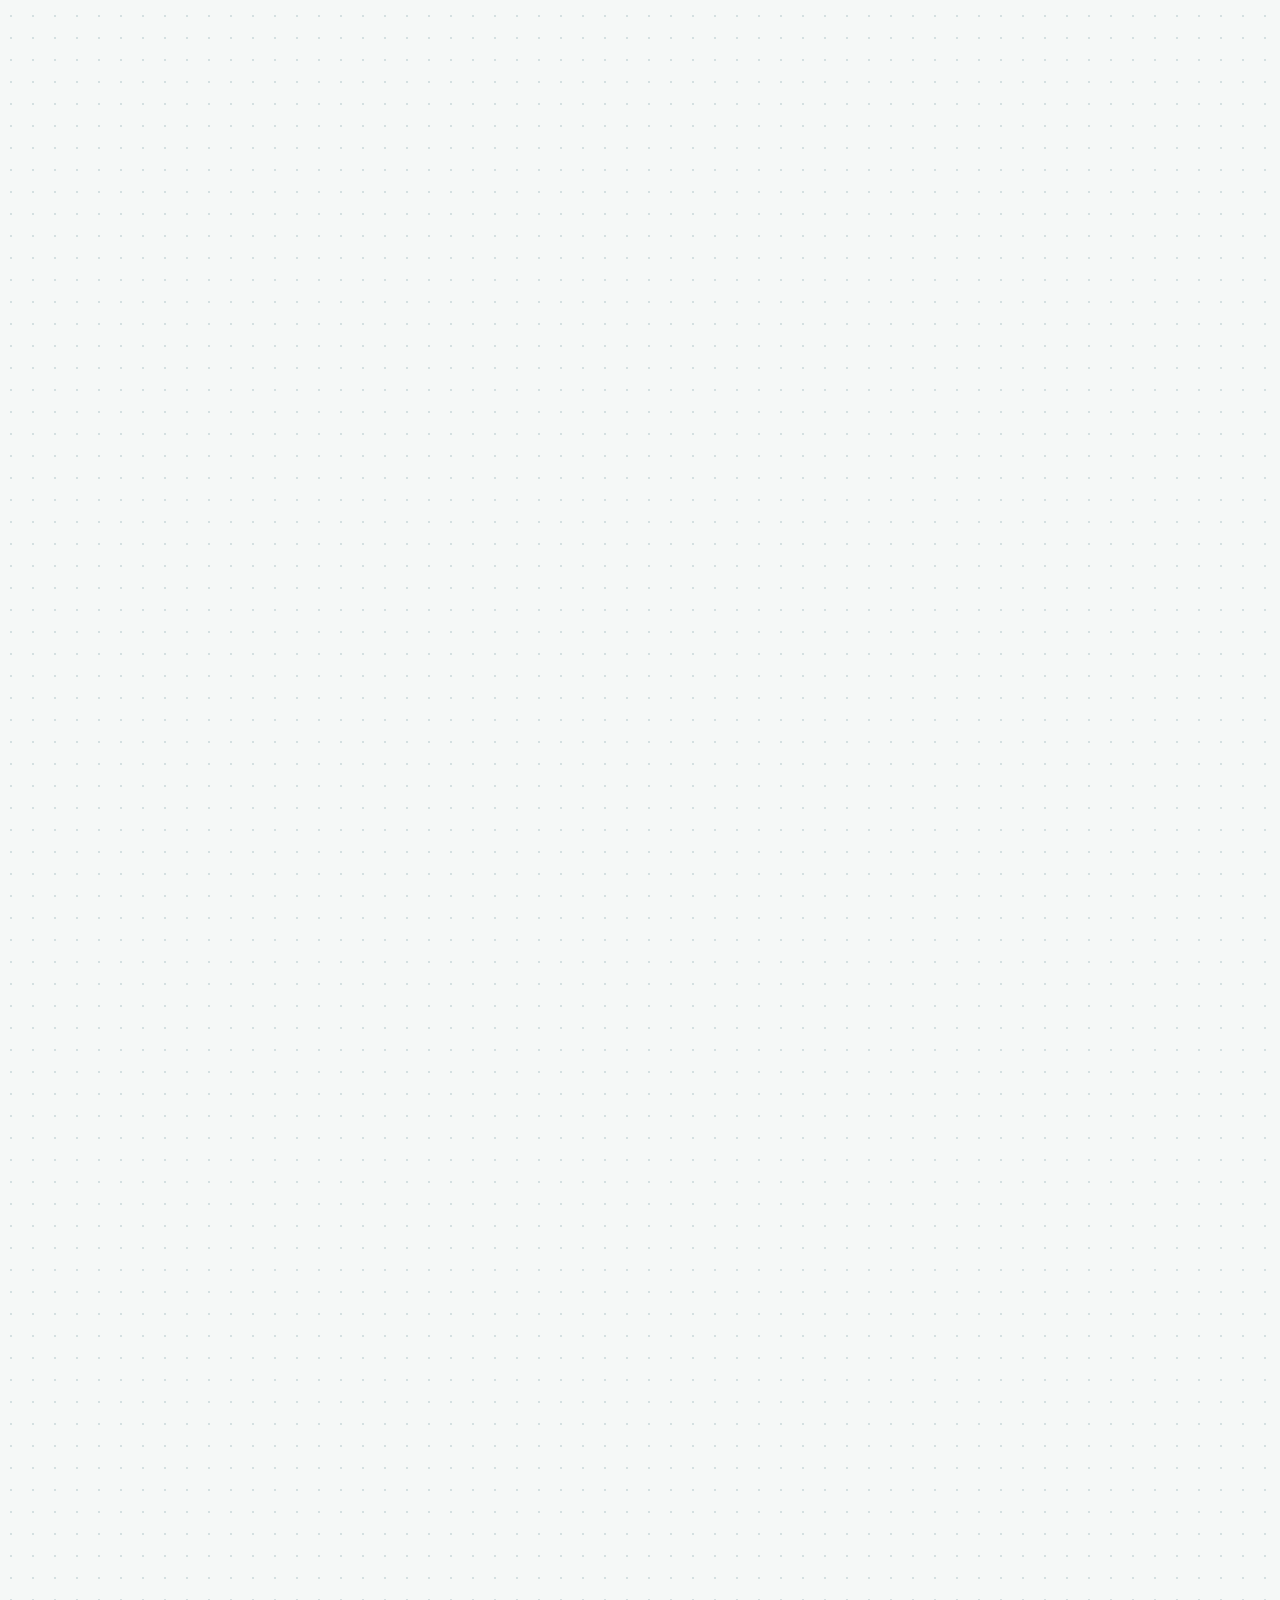
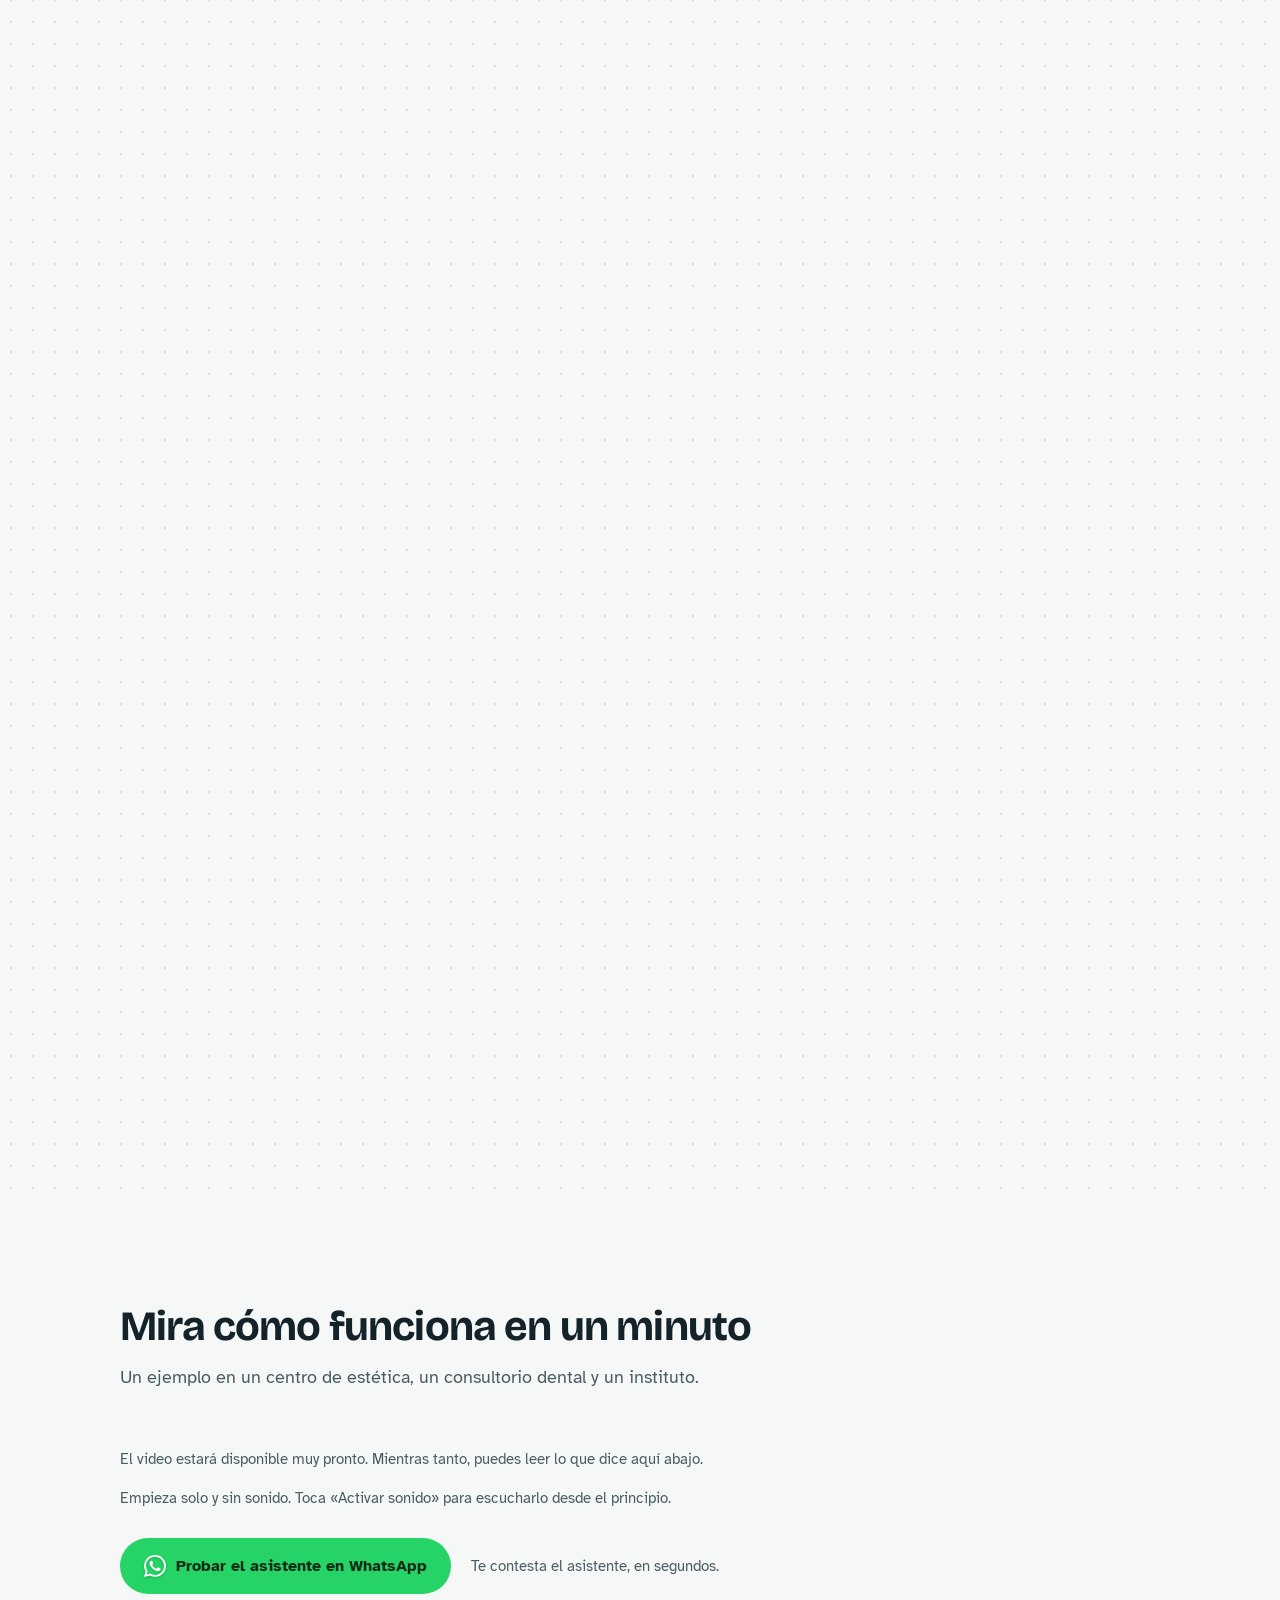
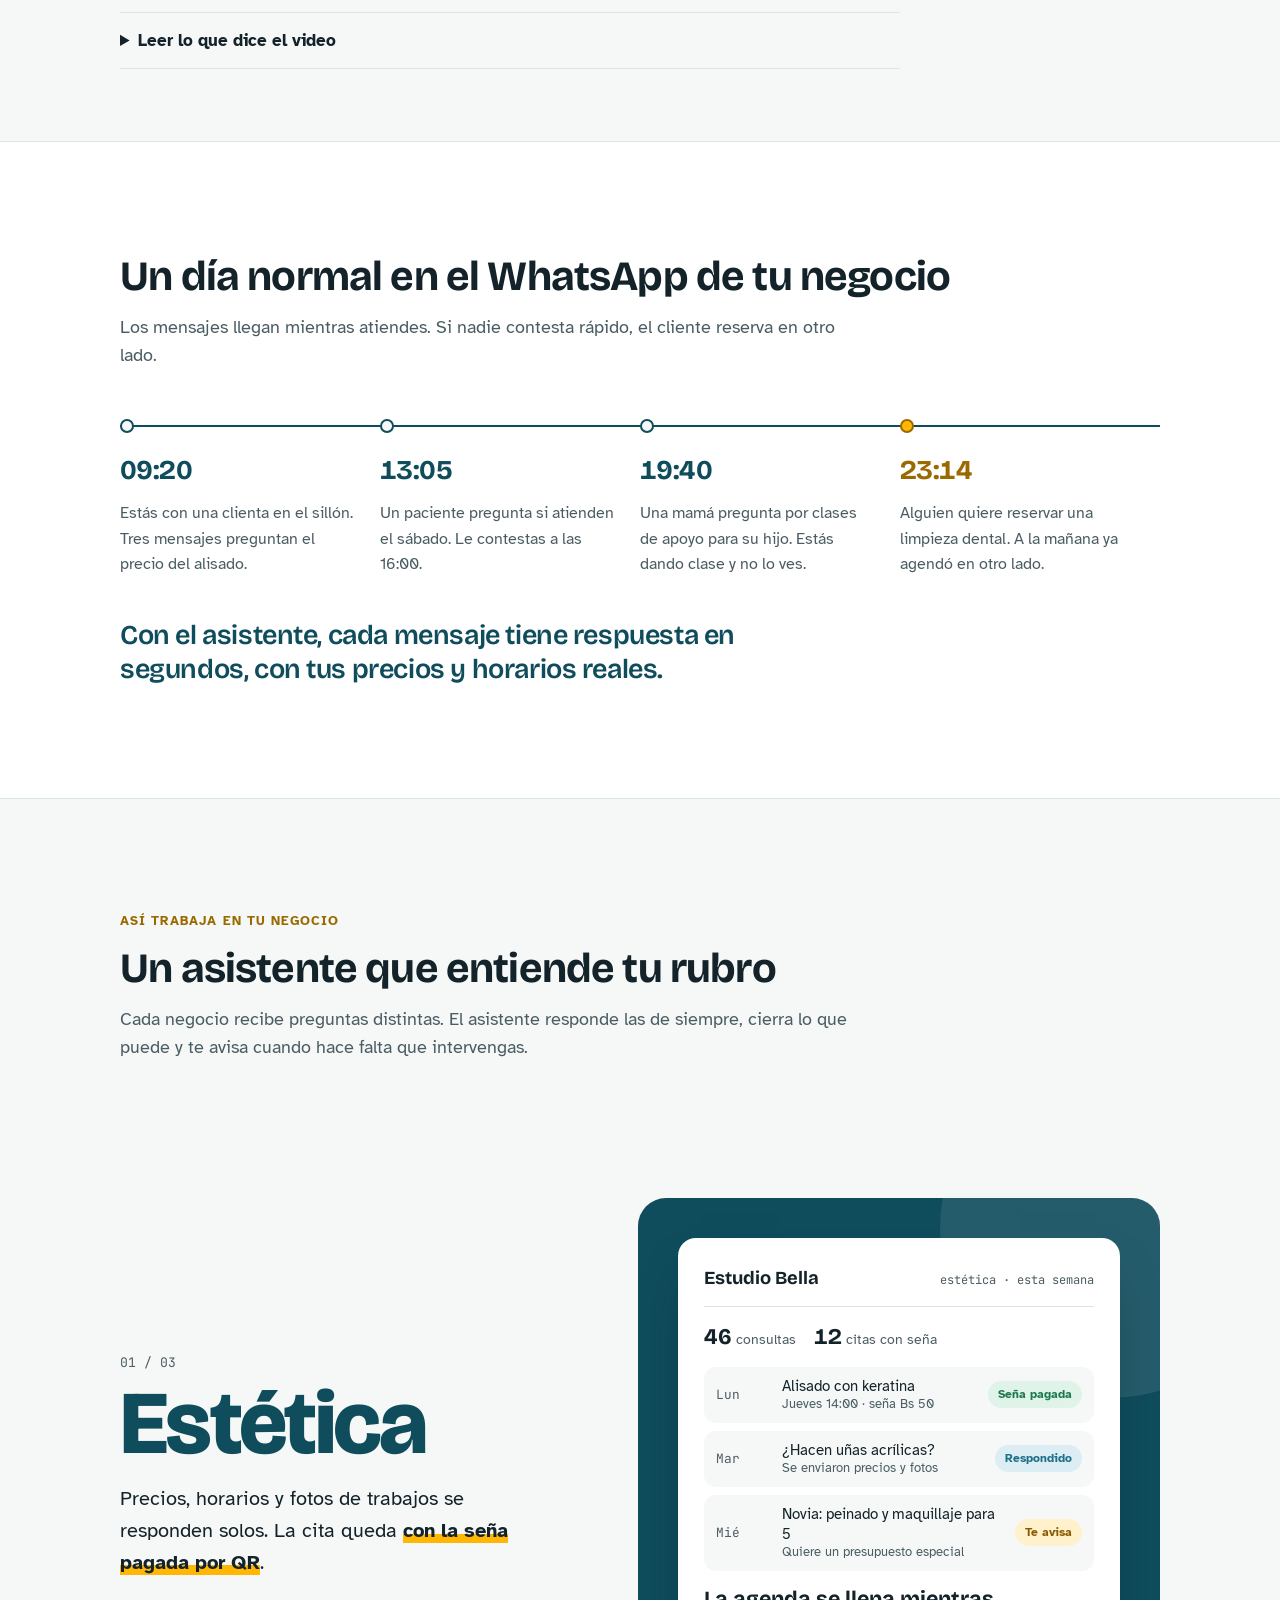
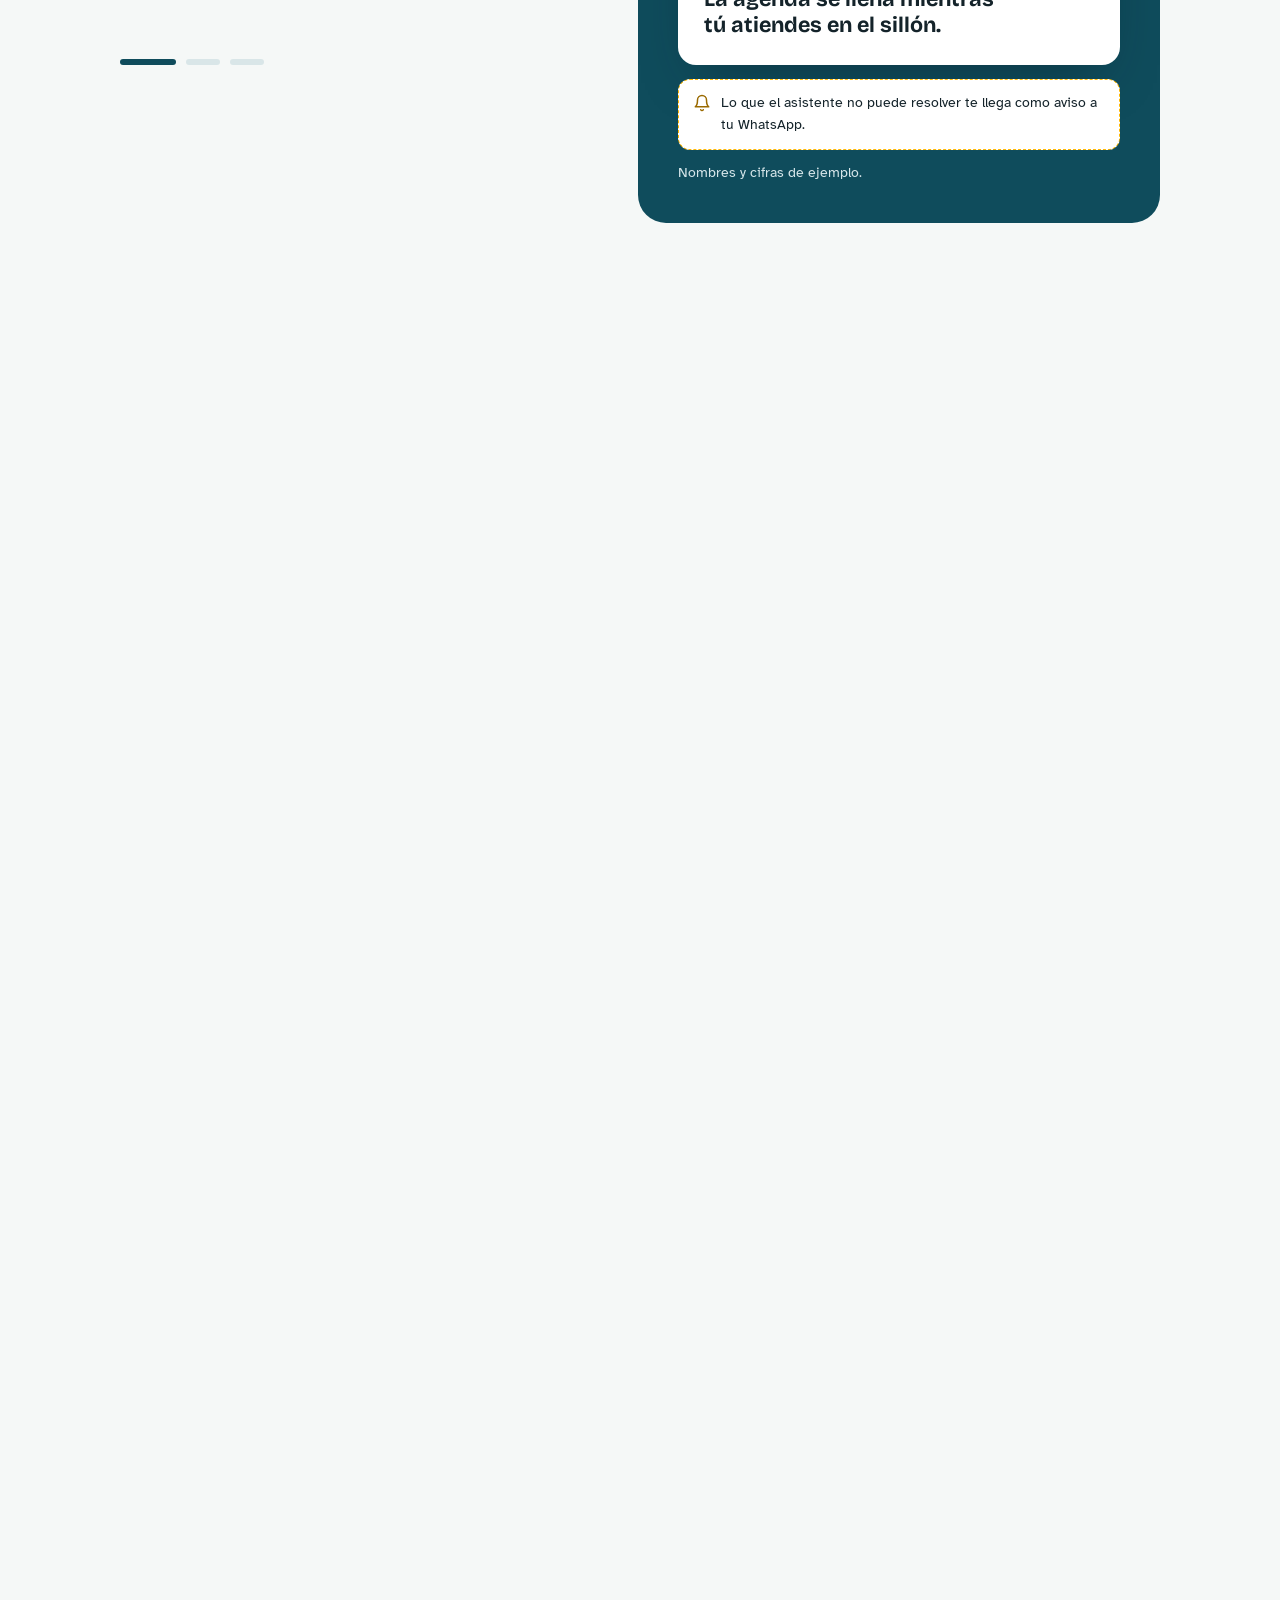
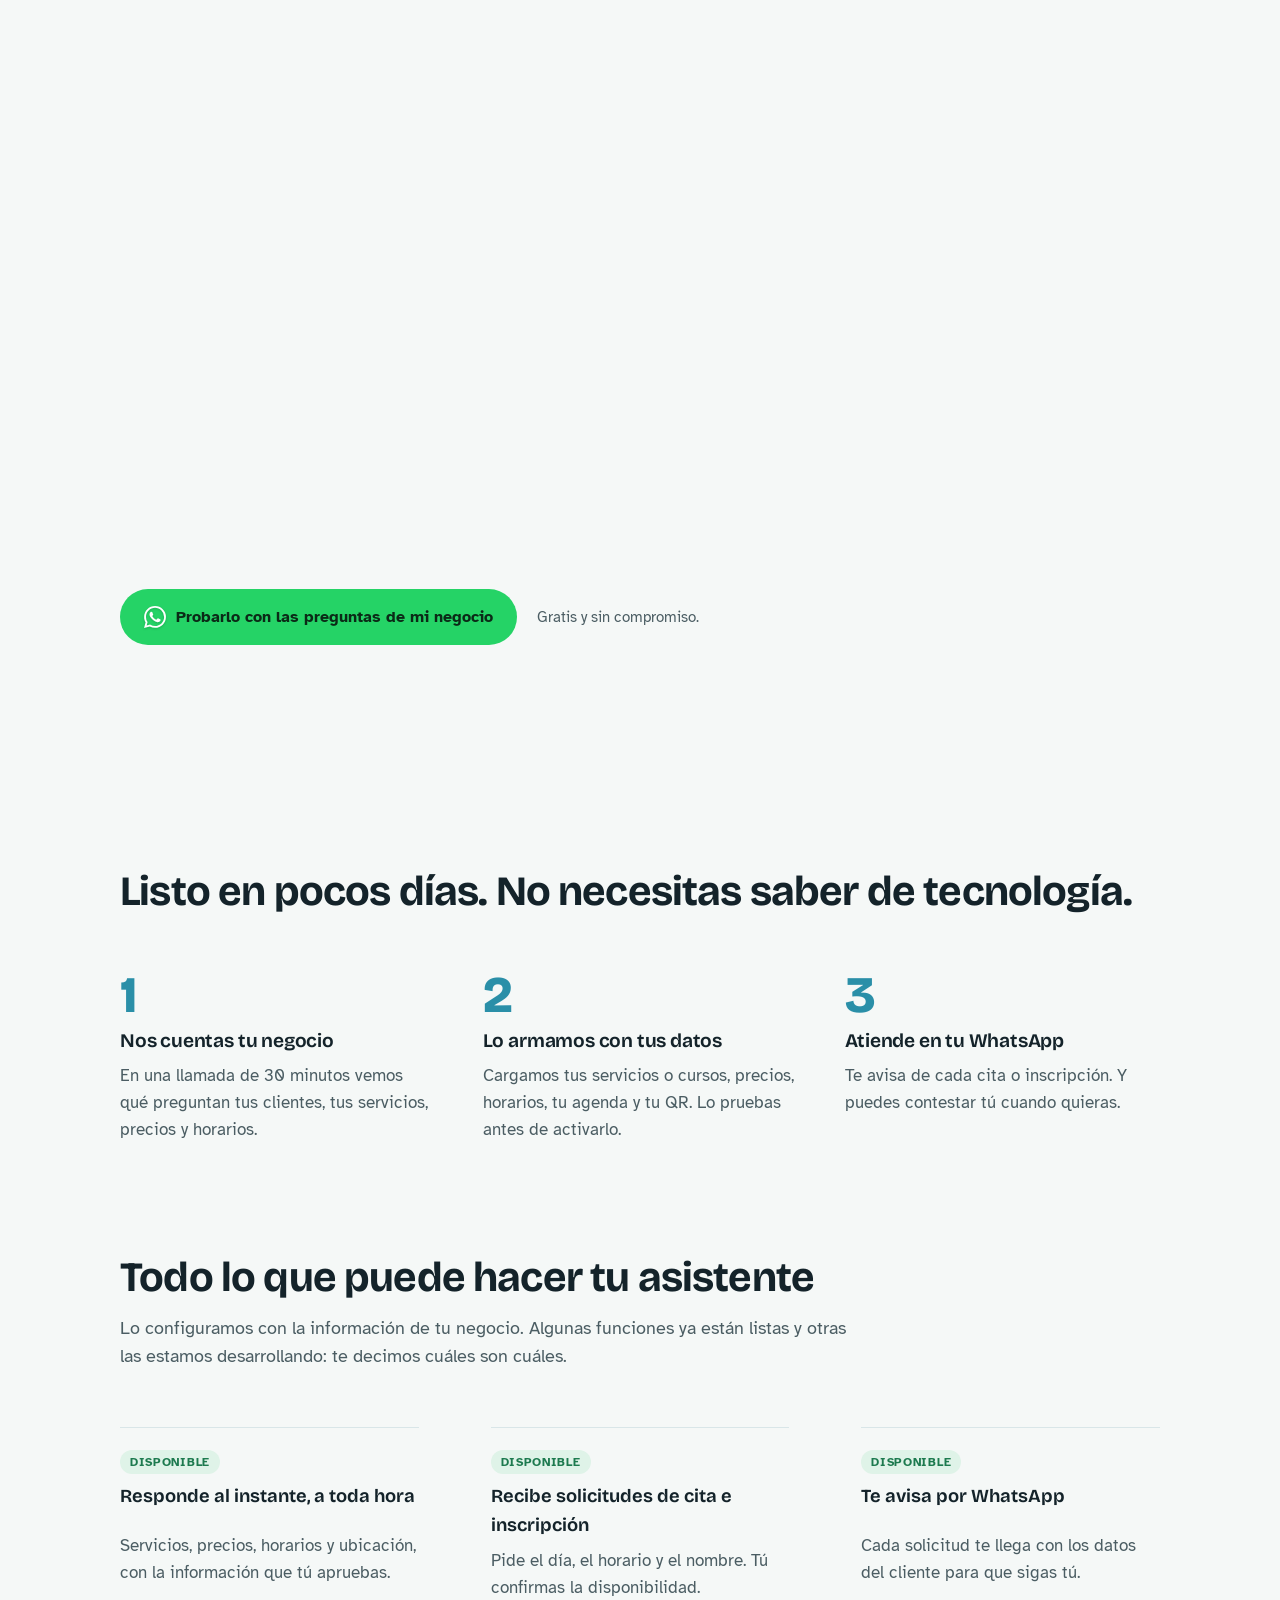
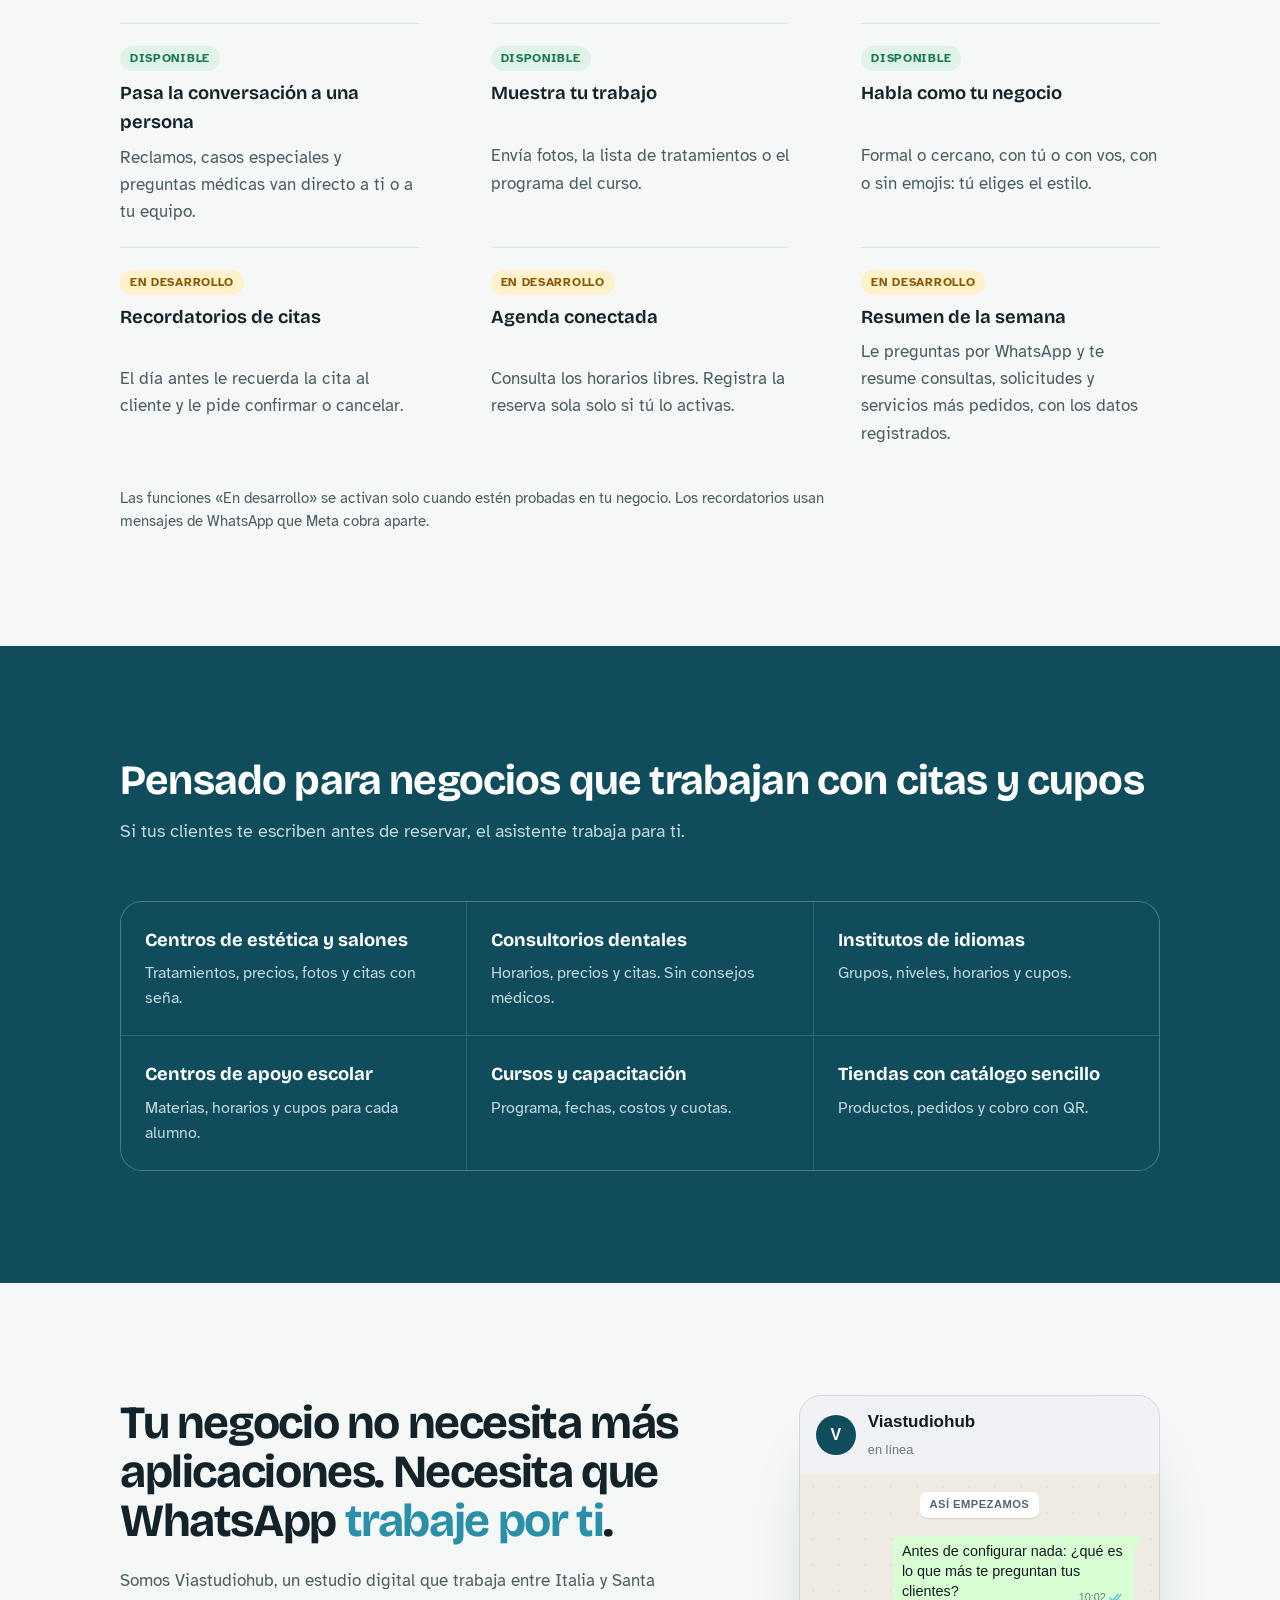
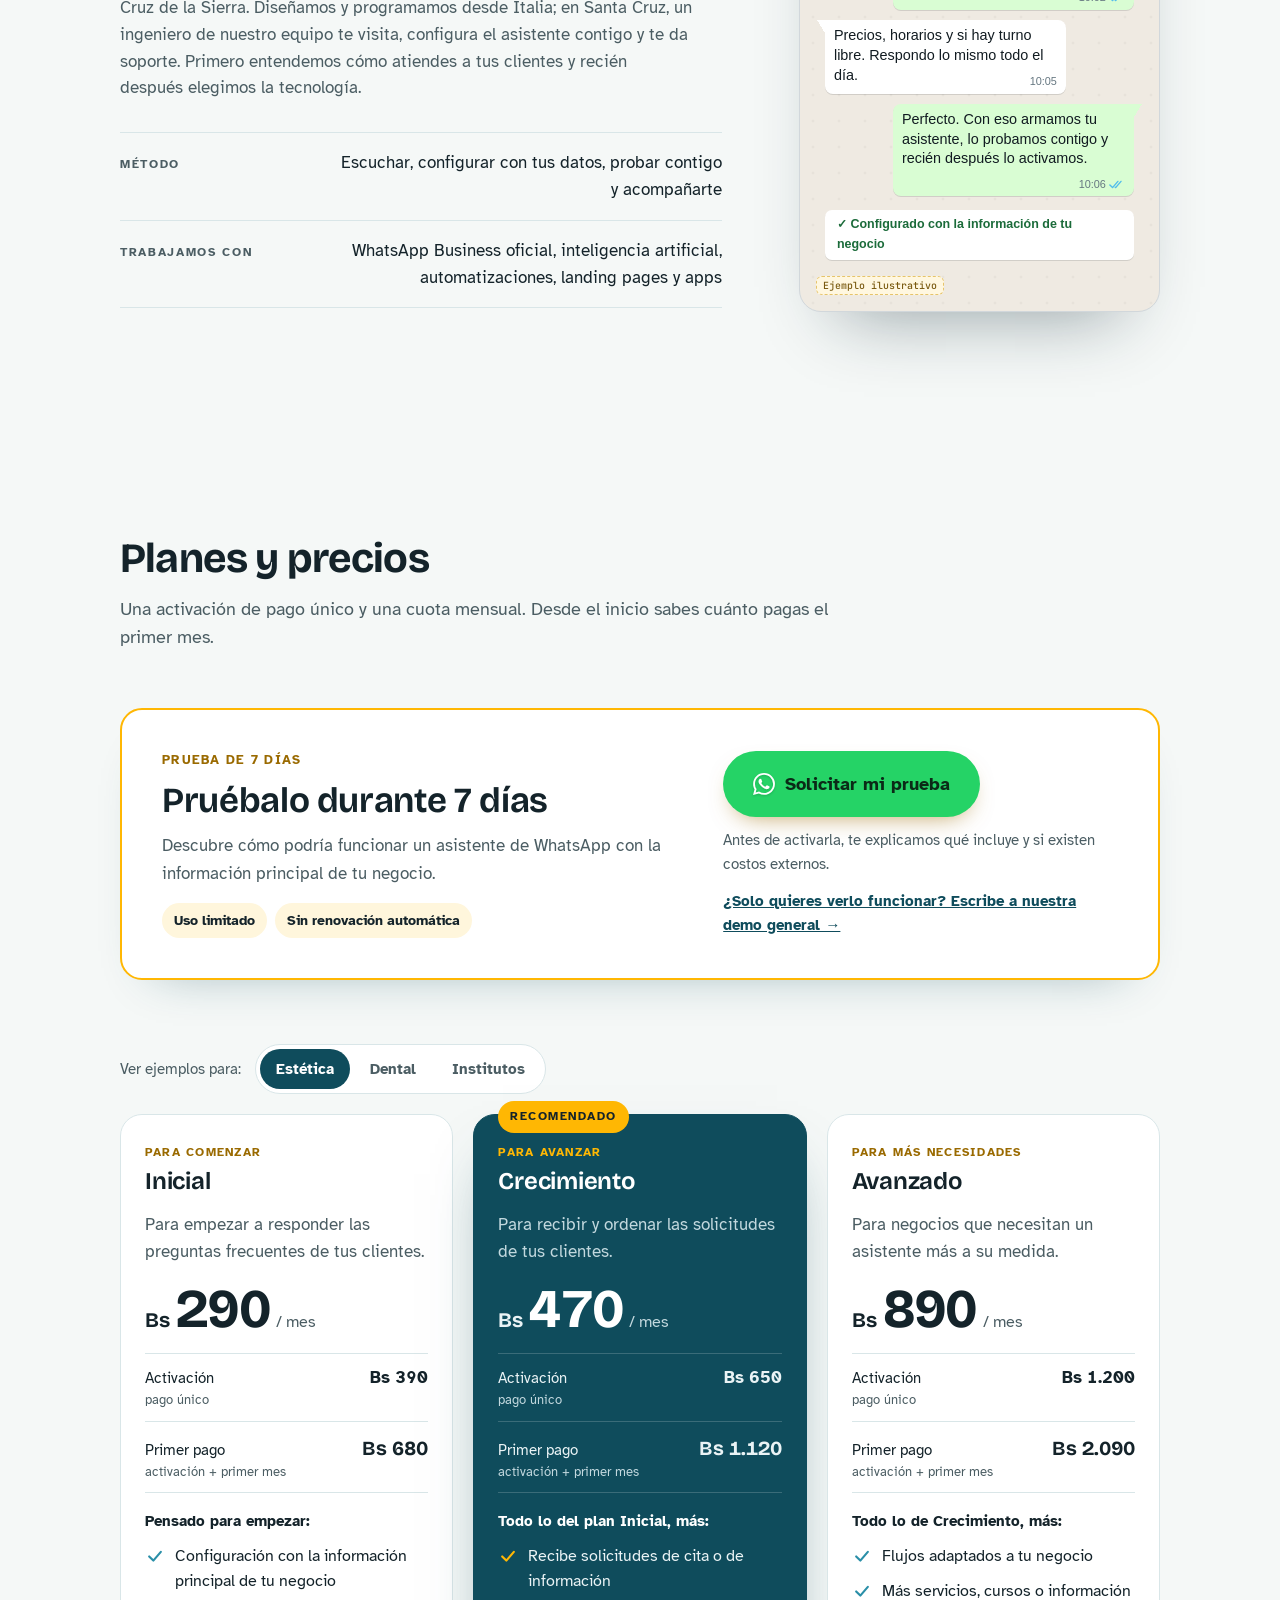
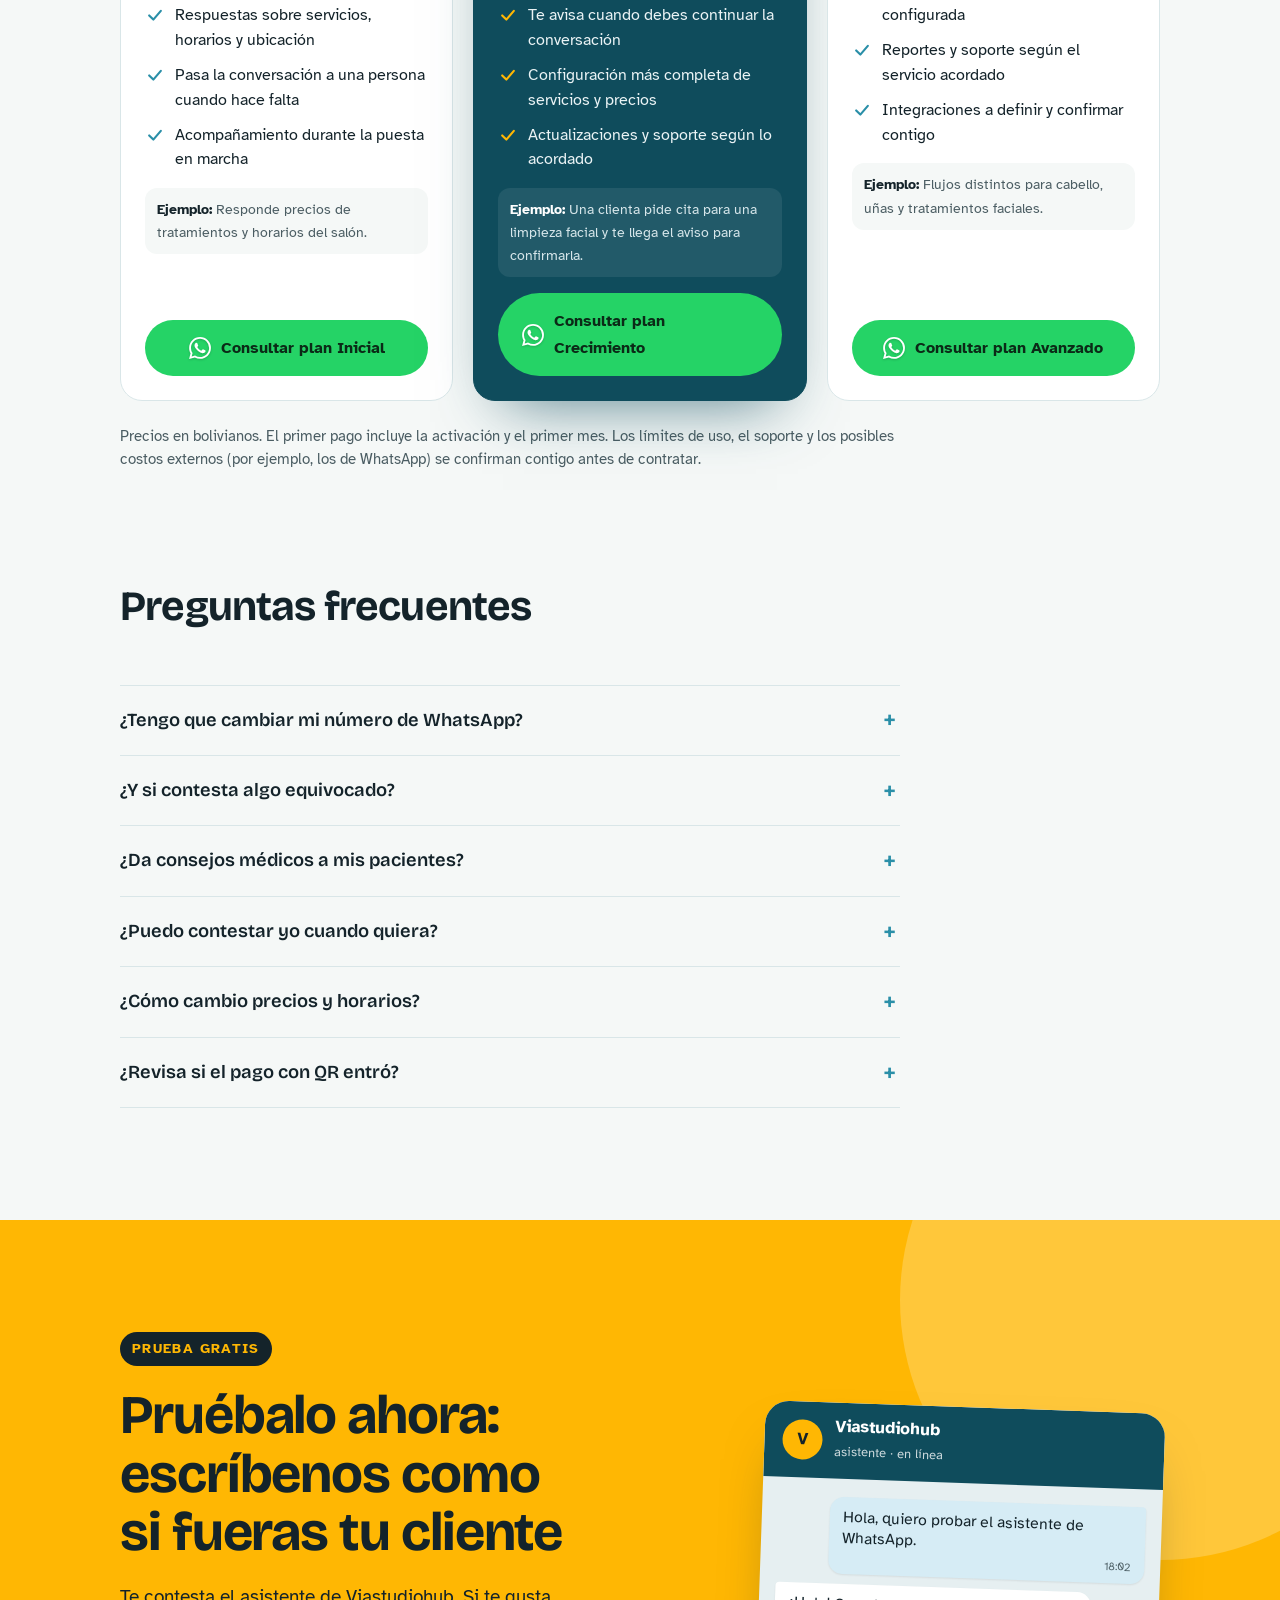
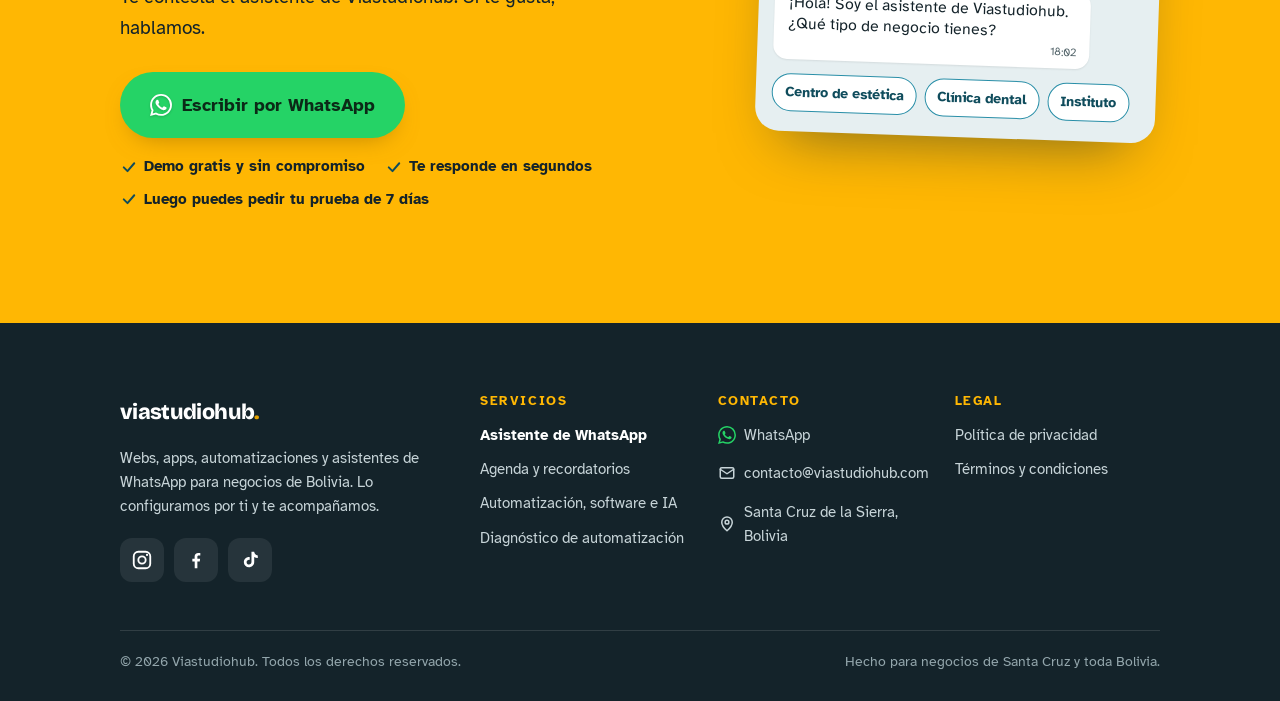
<file: asistente-whatsapp/index.html>
<!doctype html>
<html lang="es">
<head>
  <meta charset="utf-8">
  <meta name="viewport" content="width=device-width, initial-scale=1">
  <title>Asistente de WhatsApp para tu negocio | Viastudiohub</title>
  <meta name="description" content="Un asistente que contesta tu WhatsApp las 24 horas, agenda citas, reserva cupos y cobra la seña con QR. Para centros de estética, consultorios dentales e institutos de Santa Cruz y toda Bolivia.">
  <meta property="og:title" content="Tu WhatsApp responde y agenda mientras tú trabajas | Viastudiohub">
  <meta property="og:description" content="Un asistente que contesta tu WhatsApp las 24 horas, agenda citas, reserva cupos y cobra la seña con QR. Para centros de estética, consultorios dentales e institutos de Santa Cruz y toda Bolivia.">
  <meta property="og:type" content="website">
  <meta property="og:url" content="https://viastudiohub.com/asistente-whatsapp/">
  <link rel="canonical" href="https://viastudiohub.com/asistente-whatsapp/">
  <meta name="theme-color" content="#0f4c5c">
  <link rel="icon" href="data:image/svg+xml,%3Csvg xmlns='http://www.w3.org/2000/svg' viewBox='0 0 32 32'%3E%3Crect width='32' height='32' rx='8' fill='%230f4c5c'/%3E%3Ccircle cx='23' cy='9' r='4' fill='%23ffb703'/%3E%3C/svg%3E">
  <link rel="preconnect" href="https://fonts.googleapis.com">
  <link rel="preconnect" href="https://fonts.gstatic.com" crossorigin>
  <link href="https://fonts.googleapis.com/css2?family=Atkinson+Hyperlegible:wght@400;700&family=Bricolage+Grotesque:opsz,wght@12..96,600;12..96,650;12..96,700;12..96,800&family=JetBrains+Mono:wght@500&display=swap" rel="stylesheet">
  <link rel="stylesheet" href="../assets/css/vsh.css?v=e7c232f7">
</head>
<body>

<header class="cabecera">
  <div class="contenedor">
    <a class="marca" href="https://viastudiohub.com/">viastudiohub<span>.</span></a>
    <a class="boton" href="#" data-wa="Hola, quiero probar el asistente de WhatsApp.">Probar gratis</a>
  </div>
</header>

<main>

  <section class="hero2">
    <div class="contenedor">
      <p class="hero2-ante">Asistente de WhatsApp · Lo gestionamos por ti</p>
      <h1>Tu WhatsApp responde mientras tú trabajas.</h1>
      <p class="hero2-bajada">Un asistente contesta precios, horarios y preguntas frecuentes con la información de tu negocio, a cualquier hora. Para centros de estética, consultorios dentales e institutos.</p>
      <div class="hero2-acciones hero-accion">
        <a class="boton boton-grande" href="#" data-wa="Hola, quiero probar el asistente de WhatsApp."><svg class="wa-logo" viewBox="0 0 24 24" fill="currentColor" aria-hidden="true"><path d="M17.472 14.382c-.297-.149-1.758-.867-2.03-.967-.273-.099-.471-.148-.67.15-.197.297-.767.966-.94 1.164-.173.199-.347.223-.644.075-.297-.15-1.255-.463-2.39-1.475-.883-.788-1.48-1.761-1.653-2.059-.173-.297-.018-.458.13-.606.134-.133.298-.347.446-.52.149-.174.198-.298.298-.497.099-.198.05-.371-.025-.52-.075-.149-.669-1.612-.916-2.207-.242-.579-.487-.5-.669-.51-.173-.008-.371-.01-.57-.01-.198 0-.52.074-.792.372-.272.297-1.04 1.016-1.04 2.479 0 1.462 1.065 2.875 1.213 3.074.149.198 2.096 3.2 5.077 4.487.709.306 1.262.489 1.694.625.712.227 1.36.195 1.871.118.571-.085 1.758-.719 2.006-1.413.248-.694.248-1.289.173-1.413-.074-.124-.272-.198-.57-.347m-5.421 7.403h-.004a9.87 9.87 0 0 1-5.031-1.378l-.361-.214-3.741.982.998-3.648-.235-.374a9.86 9.86 0 0 1-1.51-5.26c.001-5.45 4.436-9.884 9.888-9.884 2.64 0 5.122 1.03 6.988 2.898a9.825 9.825 0 0 1 2.893 6.994c-.003 5.45-4.437 9.884-9.885 9.884m8.413-18.297A11.815 11.815 0 0 0 12.05 0C5.495 0 .16 5.335.157 11.892c0 2.096.547 4.142 1.588 5.945L.057 24l6.305-1.654a11.882 11.882 0 0 0 5.683 1.448h.005c6.554 0 11.89-5.335 11.893-11.893a11.821 11.821 0 0 0-3.48-8.413Z"/></svg>Probar el asistente en WhatsApp</a>
        <a class="boton-sec" href="#video"><svg viewBox="0 0 24 24" fill="currentColor" aria-hidden="true"><path d="M8 5.5v13a1 1 0 0 0 1.5.86l10.5-6.5a1 1 0 0 0 0-1.72L9.5 4.64A1 1 0 0 0 8 5.5Z"/></svg>Ver el video (1 min)</a>
      </div>
      <ul class="tranquilidad hero2-tranq"><li>Prueba de 7 días</li><li>Sin renovación automática</li><li>Desde Bs 290 al mes</li></ul>
    </div>
  </section>
  <section class="dia-asistente" style="--n:5" aria-labelledby="dia2-titulo">
    <div class="dia2-fijo">
      <div class="contenedor">
        <div class="dia2-cab"><h2 id="dia2-titulo">Un día con tu asistente.</h2><p class="dia2-pista">Baja para ver el día completo</p></div>
        <div class="dia2-rejilla">
          <ol class="dia2-lista"><li><button type="button" class="dm-item activo" data-momento="0" aria-pressed="true">
            <span class="dm-icono" aria-hidden="true">C</span>
            <span class="dm-txt"><span class="dm-hora">07:40 · Clienta</span><strong>Pregunta por una limpieza facial</strong><span class="dm-detalle">Le responde precio y duración con la información que tú aprobaste, aunque todavía no abriste.</span>
            <span class="dm-progreso" aria-hidden="true"><i></i></span></span></button></li><li><button type="button" class="dm-item" data-momento="1" aria-pressed="false">
            <span class="dm-icono" aria-hidden="true">P</span>
            <span class="dm-txt"><span class="dm-hora">09:15 · Paciente nuevo</span><strong>Solicita una cita</strong><span class="dm-detalle">Pide el día, el horario y el nombre, y deja la solicitud registrada para que tú la confirmes.</span>
            <span class="dm-progreso" aria-hidden="true"><i></i></span></span></button></li><li><button type="button" class="dm-item" data-momento="2" aria-pressed="false">
            <span class="dm-icono" aria-hidden="true">T</span>
            <span class="dm-txt"><span class="dm-hora">11:30 · Tú</span><strong>Recibes el aviso</strong><span class="dm-detalle">Te llega por WhatsApp con los datos del cliente. Confirmas la hora con un mensaje.</span>
            <span class="dm-progreso" aria-hidden="true"><i></i></span></span></button></li><li><button type="button" class="dm-item" data-momento="3" aria-pressed="false">
            <span class="dm-icono" aria-hidden="true">R</span>
            <span class="dm-txt"><span class="dm-hora">15:00 · Señora Rojas</span><strong>Quiere hablar con una persona</strong><span class="dm-detalle">El asistente te pasa la conversación y deja de responder a esa clienta.</span>
            <span class="dm-progreso" aria-hidden="true"><i></i></span></span></button></li><li><button type="button" class="dm-item" data-momento="4" aria-pressed="false">
            <span class="dm-icono" aria-hidden="true">A</span>
            <span class="dm-txt"><span class="dm-hora">21:30 · Alumno</span><strong>Escribe fuera de horario</strong><span class="dm-detalle">Recibe la información del curso al instante, aunque el instituto ya cerró.</span>
            <span class="dm-progreso" aria-hidden="true"><i></i></span></span></button></li></ol>
          <div class="dia2-pantalla"><div class="dp" data-momento="0">
          <div class="wa-app">
            <div class="wa-side">
              <div class="wa-side-cab"><span class="wa-av" style="background:#0f4c5c">B</span><b>Estudio Bella</b></div>
              <div class="wa-buscar">Buscar o empezar un chat</div>
              <ul class="wa-lista"><li class="activo"><span class="wa-av" style="background:#e9a6b8">C</span>
              <span class="wa-li-txt"><span class="wa-li-top"><b>Clienta · facial</b><time class="">07:41</time></span>
              <span class="wa-li-bot"><span class="wa-prev">¿Te gustaría solicitar una cita?</span></span></span></li><li class=""><span class="wa-av" style="background:#8fb7c9">M</span>
              <span class="wa-li-txt"><span class="wa-li-top"><b>Mario Suárez</b><time class="">09:17</time></span>
              <span class="wa-li-bot"><span class="wa-prev">✓ Solicitud de cita registrada</span></span></span></li><li class=""><span class="wa-av" style="background:#25d366">A</span>
              <span class="wa-li-txt"><span class="wa-li-top"><b>Avisos del asistente</b><time class="nuevo">11:30</time></span>
              <span class="wa-li-bot"><span class="wa-prev">Nueva solicitud de cita</span><span class="wa-badge">1</span></span></span></li><li class=""><span class="wa-av" style="background:#c9a98f">S</span>
              <span class="wa-li-txt"><span class="wa-li-top"><b>Señora Rojas</b><time class="nuevo">15:01</time></span>
              <span class="wa-li-bot"><span class="wa-prev">Ahora respondes tú</span><span class="wa-badge">2</span></span></span></li><li class=""><span class="wa-av" style="background:#a7b98a">A</span>
              <span class="wa-li-txt"><span class="wa-li-top"><b>Alumno · inglés</b><time class="">21:31</time></span>
              <span class="wa-li-bot"><span class="wa-prev">¿Quieres recibir los horarios?</span></span></span></li></ul>
            </div>
            <div class="wa-conv">
              <div class="wa-cab"><span class="wa-av" style="background:#e9a6b8">C</span>
                <span class="wa-cab-txt"><b>Clienta · facial</b><small>en línea</small></span>
                <span class="wa-cab-ico"><svg viewBox="0 0 24 24" fill="none" stroke="currentColor" stroke-width="2" aria-hidden="true"><rect x="2.5" y="6" width="13" height="12" rx="2.5"/><path d="m15.5 10.5 6-3.5v10l-6-3.5"/></svg><svg viewBox="0 0 24 24" fill="none" stroke="currentColor" stroke-width="2" aria-hidden="true"><path d="M5 3h4l2 5-2.5 1.5a11 11 0 0 0 6 6L16 13l5 2v4a2 2 0 0 1-2 2A16 16 0 0 1 3 5a2 2 0 0 1 2-2"/></svg></span></div>
              <div class="wa-fondo"><div class="wa-msgs"><div class="wa-fecha">HOY</div><div class="wa-b ent" data-anim-paso>Hola, ¿cuánto cuesta la limpieza facial?<span class="wa-meta">07:40</span></div><div class="wa-escribe" data-anim-paso aria-hidden="true"><span></span><span></span><span></span></div><div class="wa-b sal" data-anim-paso>¡Hola! La limpieza facial cuesta Bs 150 y dura unos 60 minutos. ¿Te gustaría solicitar una cita?<span class="wa-meta">07:41<svg class="wa-ticks" viewBox="0 0 18 11" aria-hidden="true"><path d="M1 6l3 3 6-7M7 8.5l.5.5 6-7" fill="none" stroke="currentColor" stroke-width="1.6" stroke-linecap="round" stroke-linejoin="round"/></svg></span></div></div></div>
              <div class="wa-input"><span class="wa-ico"><svg viewBox="0 0 24 24" fill="none" stroke="currentColor" stroke-width="2" aria-hidden="true"><circle cx="12" cy="12" r="9"/><path d="M8.5 14.5a4.5 4.5 0 0 0 7 0M9 9.5h.01M15 9.5h.01"/></svg></span><span class="wa-ico"><svg viewBox="0 0 24 24" fill="none" stroke="currentColor" stroke-width="2" aria-hidden="true"><path d="m20 11-8.5 8.5a5 5 0 0 1-7-7L13 4a3.5 3.5 0 0 1 5 5l-8.5 8.5a2 2 0 0 1-3-3L14 7"/></svg></span><span class="wa-campo">Escribe un mensaje</span><span class="wa-mic"><svg viewBox="0 0 24 24" fill="currentColor" aria-hidden="true"><rect x="9" y="3" width="6" height="11" rx="3"/><path d="M5.5 11a6.5 6.5 0 0 0 13 0M12 17.5V21" fill="none" stroke="currentColor" stroke-width="2"/></svg></span></div>
            </div>
          </div>
        </div><div class="dp" data-momento="1" hidden>
          <div class="wa-app">
            <div class="wa-side">
              <div class="wa-side-cab"><span class="wa-av" style="background:#0f4c5c">B</span><b>Estudio Bella</b></div>
              <div class="wa-buscar">Buscar o empezar un chat</div>
              <ul class="wa-lista"><li class=""><span class="wa-av" style="background:#e9a6b8">C</span>
              <span class="wa-li-txt"><span class="wa-li-top"><b>Clienta · facial</b><time class="">07:41</time></span>
              <span class="wa-li-bot"><span class="wa-prev">¿Te gustaría solicitar una cita?</span></span></span></li><li class="activo"><span class="wa-av" style="background:#8fb7c9">M</span>
              <span class="wa-li-txt"><span class="wa-li-top"><b>Mario Suárez</b><time class="">09:17</time></span>
              <span class="wa-li-bot"><span class="wa-prev">✓ Solicitud de cita registrada</span></span></span></li><li class=""><span class="wa-av" style="background:#25d366">A</span>
              <span class="wa-li-txt"><span class="wa-li-top"><b>Avisos del asistente</b><time class="nuevo">11:30</time></span>
              <span class="wa-li-bot"><span class="wa-prev">Nueva solicitud de cita</span><span class="wa-badge">1</span></span></span></li><li class=""><span class="wa-av" style="background:#c9a98f">S</span>
              <span class="wa-li-txt"><span class="wa-li-top"><b>Señora Rojas</b><time class="nuevo">15:01</time></span>
              <span class="wa-li-bot"><span class="wa-prev">Ahora respondes tú</span><span class="wa-badge">2</span></span></span></li><li class=""><span class="wa-av" style="background:#a7b98a">A</span>
              <span class="wa-li-txt"><span class="wa-li-top"><b>Alumno · inglés</b><time class="">21:31</time></span>
              <span class="wa-li-bot"><span class="wa-prev">¿Quieres recibir los horarios?</span></span></span></li></ul>
            </div>
            <div class="wa-conv">
              <div class="wa-cab"><span class="wa-av" style="background:#8fb7c9">M</span>
                <span class="wa-cab-txt"><b>Mario Suárez</b><small>en línea</small></span>
                <span class="wa-cab-ico"><svg viewBox="0 0 24 24" fill="none" stroke="currentColor" stroke-width="2" aria-hidden="true"><rect x="2.5" y="6" width="13" height="12" rx="2.5"/><path d="m15.5 10.5 6-3.5v10l-6-3.5"/></svg><svg viewBox="0 0 24 24" fill="none" stroke="currentColor" stroke-width="2" aria-hidden="true"><path d="M5 3h4l2 5-2.5 1.5a11 11 0 0 0 6 6L16 13l5 2v4a2 2 0 0 1-2 2A16 16 0 0 1 3 5a2 2 0 0 1 2-2"/></svg></span></div>
              <div class="wa-fondo"><div class="wa-msgs"><div class="wa-fecha">HOY</div><div class="wa-b ent" data-anim-paso>Hola, quisiera una cita para el viernes en la tarde.<span class="wa-meta">09:15</span></div><div class="wa-escribe" data-anim-paso aria-hidden="true"><span></span><span></span><span></span></div><div class="wa-b sal" data-anim-paso>¡Con gusto! ¿Me dices tu nombre completo?<span class="wa-meta">09:15<svg class="wa-ticks" viewBox="0 0 18 11" aria-hidden="true"><path d="M1 6l3 3 6-7M7 8.5l.5.5 6-7" fill="none" stroke="currentColor" stroke-width="1.6" stroke-linecap="round" stroke-linejoin="round"/></svg></span></div><div class="wa-b ent" data-anim-paso>Mario Suárez<span class="wa-meta">09:16</span></div><div class="wa-escribe" data-anim-paso aria-hidden="true"><span></span><span></span><span></span></div><div class="wa-b sal" data-anim-paso>Gracias, Mario. Registré tu solicitud para el viernes en la tarde. Te confirmamos la hora en breve.<span class="wa-meta">09:17<svg class="wa-ticks" viewBox="0 0 18 11" aria-hidden="true"><path d="M1 6l3 3 6-7M7 8.5l.5.5 6-7" fill="none" stroke="currentColor" stroke-width="1.6" stroke-linecap="round" stroke-linejoin="round"/></svg></span></div><div data-anim-paso class="wa-extra"><div class="wa-sistema">✓ Solicitud de cita registrada</div></div></div></div>
              <div class="wa-input"><span class="wa-ico"><svg viewBox="0 0 24 24" fill="none" stroke="currentColor" stroke-width="2" aria-hidden="true"><circle cx="12" cy="12" r="9"/><path d="M8.5 14.5a4.5 4.5 0 0 0 7 0M9 9.5h.01M15 9.5h.01"/></svg></span><span class="wa-ico"><svg viewBox="0 0 24 24" fill="none" stroke="currentColor" stroke-width="2" aria-hidden="true"><path d="m20 11-8.5 8.5a5 5 0 0 1-7-7L13 4a3.5 3.5 0 0 1 5 5l-8.5 8.5a2 2 0 0 1-3-3L14 7"/></svg></span><span class="wa-campo">Escribe un mensaje</span><span class="wa-mic"><svg viewBox="0 0 24 24" fill="currentColor" aria-hidden="true"><rect x="9" y="3" width="6" height="11" rx="3"/><path d="M5.5 11a6.5 6.5 0 0 0 13 0M12 17.5V21" fill="none" stroke="currentColor" stroke-width="2"/></svg></span></div>
            </div>
          </div>
        </div><div class="dp" data-momento="2" hidden>
          <div class="wa-app">
            <div class="wa-side">
              <div class="wa-side-cab"><span class="wa-av" style="background:#0f4c5c">B</span><b>Estudio Bella</b></div>
              <div class="wa-buscar">Buscar o empezar un chat</div>
              <ul class="wa-lista"><li class=""><span class="wa-av" style="background:#e9a6b8">C</span>
              <span class="wa-li-txt"><span class="wa-li-top"><b>Clienta · facial</b><time class="">07:41</time></span>
              <span class="wa-li-bot"><span class="wa-prev">¿Te gustaría solicitar una cita?</span></span></span></li><li class=""><span class="wa-av" style="background:#8fb7c9">M</span>
              <span class="wa-li-txt"><span class="wa-li-top"><b>Mario Suárez</b><time class="">09:17</time></span>
              <span class="wa-li-bot"><span class="wa-prev">✓ Solicitud de cita registrada</span></span></span></li><li class="activo"><span class="wa-av" style="background:#25d366">A</span>
              <span class="wa-li-txt"><span class="wa-li-top"><b>Avisos del asistente</b><time class="nuevo">11:30</time></span>
              <span class="wa-li-bot"><span class="wa-prev">Nueva solicitud de cita</span><span class="wa-badge">1</span></span></span></li><li class=""><span class="wa-av" style="background:#c9a98f">S</span>
              <span class="wa-li-txt"><span class="wa-li-top"><b>Señora Rojas</b><time class="nuevo">15:01</time></span>
              <span class="wa-li-bot"><span class="wa-prev">Ahora respondes tú</span><span class="wa-badge">2</span></span></span></li><li class=""><span class="wa-av" style="background:#a7b98a">A</span>
              <span class="wa-li-txt"><span class="wa-li-top"><b>Alumno · inglés</b><time class="">21:31</time></span>
              <span class="wa-li-bot"><span class="wa-prev">¿Quieres recibir los horarios?</span></span></span></li></ul>
            </div>
            <div class="wa-conv">
              <div class="wa-cab"><span class="wa-av" style="background:#25d366">A</span>
                <span class="wa-cab-txt"><b>Avisos del asistente</b><small>solo para ti</small></span>
                <span class="wa-cab-ico"><svg viewBox="0 0 24 24" fill="none" stroke="currentColor" stroke-width="2" aria-hidden="true"><rect x="2.5" y="6" width="13" height="12" rx="2.5"/><path d="m15.5 10.5 6-3.5v10l-6-3.5"/></svg><svg viewBox="0 0 24 24" fill="none" stroke="currentColor" stroke-width="2" aria-hidden="true"><path d="M5 3h4l2 5-2.5 1.5a11 11 0 0 0 6 6L16 13l5 2v4a2 2 0 0 1-2 2A16 16 0 0 1 3 5a2 2 0 0 1 2-2"/></svg></span></div>
              <div class="wa-fondo"><div class="wa-msgs"><div class="wa-fecha">HOY</div><div data-anim-paso class="wa-extra"><div class="wa-b ent wa-aviso"><b>Nueva solicitud de cita</b><span>Cliente: Mario Suárez</span><span>Preferencia: viernes por la tarde</span><span class="dp-estado">Pendiente de tu confirmación</span><span class="dp-btn">Continuar conversación →</span><span class="wa-meta">11:30</span></div></div></div></div>
              <div class="wa-input"><span class="wa-ico"><svg viewBox="0 0 24 24" fill="none" stroke="currentColor" stroke-width="2" aria-hidden="true"><circle cx="12" cy="12" r="9"/><path d="M8.5 14.5a4.5 4.5 0 0 0 7 0M9 9.5h.01M15 9.5h.01"/></svg></span><span class="wa-ico"><svg viewBox="0 0 24 24" fill="none" stroke="currentColor" stroke-width="2" aria-hidden="true"><path d="m20 11-8.5 8.5a5 5 0 0 1-7-7L13 4a3.5 3.5 0 0 1 5 5l-8.5 8.5a2 2 0 0 1-3-3L14 7"/></svg></span><span class="wa-campo">Escribe un mensaje</span><span class="wa-mic"><svg viewBox="0 0 24 24" fill="currentColor" aria-hidden="true"><rect x="9" y="3" width="6" height="11" rx="3"/><path d="M5.5 11a6.5 6.5 0 0 0 13 0M12 17.5V21" fill="none" stroke="currentColor" stroke-width="2"/></svg></span></div>
            </div>
          </div>
        </div><div class="dp" data-momento="3" hidden>
          <div class="wa-app">
            <div class="wa-side">
              <div class="wa-side-cab"><span class="wa-av" style="background:#0f4c5c">B</span><b>Estudio Bella</b></div>
              <div class="wa-buscar">Buscar o empezar un chat</div>
              <ul class="wa-lista"><li class=""><span class="wa-av" style="background:#e9a6b8">C</span>
              <span class="wa-li-txt"><span class="wa-li-top"><b>Clienta · facial</b><time class="">07:41</time></span>
              <span class="wa-li-bot"><span class="wa-prev">¿Te gustaría solicitar una cita?</span></span></span></li><li class=""><span class="wa-av" style="background:#8fb7c9">M</span>
              <span class="wa-li-txt"><span class="wa-li-top"><b>Mario Suárez</b><time class="">09:17</time></span>
              <span class="wa-li-bot"><span class="wa-prev">✓ Solicitud de cita registrada</span></span></span></li><li class=""><span class="wa-av" style="background:#25d366">A</span>
              <span class="wa-li-txt"><span class="wa-li-top"><b>Avisos del asistente</b><time class="nuevo">11:30</time></span>
              <span class="wa-li-bot"><span class="wa-prev">Nueva solicitud de cita</span><span class="wa-badge">1</span></span></span></li><li class="activo"><span class="wa-av" style="background:#c9a98f">S</span>
              <span class="wa-li-txt"><span class="wa-li-top"><b>Señora Rojas</b><time class="nuevo">15:01</time></span>
              <span class="wa-li-bot"><span class="wa-prev">Ahora respondes tú</span><span class="wa-badge">2</span></span></span></li><li class=""><span class="wa-av" style="background:#a7b98a">A</span>
              <span class="wa-li-txt"><span class="wa-li-top"><b>Alumno · inglés</b><time class="">21:31</time></span>
              <span class="wa-li-bot"><span class="wa-prev">¿Quieres recibir los horarios?</span></span></span></li></ul>
            </div>
            <div class="wa-conv">
              <div class="wa-cab"><span class="wa-av" style="background:#c9a98f">S</span>
                <span class="wa-cab-txt"><b>Señora Rojas</b><small>conversación pasada a ti</small></span>
                <span class="wa-cab-ico"><svg viewBox="0 0 24 24" fill="none" stroke="currentColor" stroke-width="2" aria-hidden="true"><rect x="2.5" y="6" width="13" height="12" rx="2.5"/><path d="m15.5 10.5 6-3.5v10l-6-3.5"/></svg><svg viewBox="0 0 24 24" fill="none" stroke="currentColor" stroke-width="2" aria-hidden="true"><path d="M5 3h4l2 5-2.5 1.5a11 11 0 0 0 6 6L16 13l5 2v4a2 2 0 0 1-2 2A16 16 0 0 1 3 5a2 2 0 0 1 2-2"/></svg></span></div>
              <div class="wa-fondo"><div class="wa-msgs"><div class="wa-fecha">HOY</div><div class="wa-b ent" data-anim-paso>Prefiero hablar con alguien del centro, tengo una consulta especial.<span class="wa-meta">15:00</span></div><div class="wa-escribe" data-anim-paso aria-hidden="true"><span></span><span></span><span></span></div><div class="wa-b sal" data-anim-paso>Claro, ya le aviso a una persona del equipo para que te escriba por aquí.<span class="wa-meta">15:00<svg class="wa-ticks" viewBox="0 0 18 11" aria-hidden="true"><path d="M1 6l3 3 6-7M7 8.5l.5.5 6-7" fill="none" stroke="currentColor" stroke-width="1.6" stroke-linecap="round" stroke-linejoin="round"/></svg></span></div><div data-anim-paso class="wa-extra"><div class="wa-sistema amarillo">El asistente dejó de responder · ahora respondes tú</div></div></div></div>
              <div class="wa-input"><span class="wa-ico"><svg viewBox="0 0 24 24" fill="none" stroke="currentColor" stroke-width="2" aria-hidden="true"><circle cx="12" cy="12" r="9"/><path d="M8.5 14.5a4.5 4.5 0 0 0 7 0M9 9.5h.01M15 9.5h.01"/></svg></span><span class="wa-ico"><svg viewBox="0 0 24 24" fill="none" stroke="currentColor" stroke-width="2" aria-hidden="true"><path d="m20 11-8.5 8.5a5 5 0 0 1-7-7L13 4a3.5 3.5 0 0 1 5 5l-8.5 8.5a2 2 0 0 1-3-3L14 7"/></svg></span><span class="wa-campo">Escribe un mensaje</span><span class="wa-mic"><svg viewBox="0 0 24 24" fill="currentColor" aria-hidden="true"><rect x="9" y="3" width="6" height="11" rx="3"/><path d="M5.5 11a6.5 6.5 0 0 0 13 0M12 17.5V21" fill="none" stroke="currentColor" stroke-width="2"/></svg></span></div>
            </div>
          </div>
        </div><div class="dp" data-momento="4" hidden>
          <div class="wa-app">
            <div class="wa-side">
              <div class="wa-side-cab"><span class="wa-av" style="background:#0f4c5c">B</span><b>Estudio Bella</b></div>
              <div class="wa-buscar">Buscar o empezar un chat</div>
              <ul class="wa-lista"><li class=""><span class="wa-av" style="background:#e9a6b8">C</span>
              <span class="wa-li-txt"><span class="wa-li-top"><b>Clienta · facial</b><time class="">07:41</time></span>
              <span class="wa-li-bot"><span class="wa-prev">¿Te gustaría solicitar una cita?</span></span></span></li><li class=""><span class="wa-av" style="background:#8fb7c9">M</span>
              <span class="wa-li-txt"><span class="wa-li-top"><b>Mario Suárez</b><time class="">09:17</time></span>
              <span class="wa-li-bot"><span class="wa-prev">✓ Solicitud de cita registrada</span></span></span></li><li class=""><span class="wa-av" style="background:#25d366">A</span>
              <span class="wa-li-txt"><span class="wa-li-top"><b>Avisos del asistente</b><time class="nuevo">11:30</time></span>
              <span class="wa-li-bot"><span class="wa-prev">Nueva solicitud de cita</span><span class="wa-badge">1</span></span></span></li><li class=""><span class="wa-av" style="background:#c9a98f">S</span>
              <span class="wa-li-txt"><span class="wa-li-top"><b>Señora Rojas</b><time class="nuevo">15:01</time></span>
              <span class="wa-li-bot"><span class="wa-prev">Ahora respondes tú</span><span class="wa-badge">2</span></span></span></li><li class="activo"><span class="wa-av" style="background:#a7b98a">A</span>
              <span class="wa-li-txt"><span class="wa-li-top"><b>Alumno · inglés</b><time class="">21:31</time></span>
              <span class="wa-li-bot"><span class="wa-prev">¿Quieres recibir los horarios?</span></span></span></li></ul>
            </div>
            <div class="wa-conv">
              <div class="wa-cab"><span class="wa-av" style="background:#a7b98a">A</span>
                <span class="wa-cab-txt"><b>Alumno · inglés</b><small>en línea</small></span>
                <span class="wa-cab-ico"><svg viewBox="0 0 24 24" fill="none" stroke="currentColor" stroke-width="2" aria-hidden="true"><rect x="2.5" y="6" width="13" height="12" rx="2.5"/><path d="m15.5 10.5 6-3.5v10l-6-3.5"/></svg><svg viewBox="0 0 24 24" fill="none" stroke="currentColor" stroke-width="2" aria-hidden="true"><path d="M5 3h4l2 5-2.5 1.5a11 11 0 0 0 6 6L16 13l5 2v4a2 2 0 0 1-2 2A16 16 0 0 1 3 5a2 2 0 0 1 2-2"/></svg></span></div>
              <div class="wa-fondo"><div class="wa-msgs"><div class="wa-fecha">HOY</div><div class="wa-b ent" data-anim-paso>Buenas noches, ¿cuándo empieza el curso de inglés?<span class="wa-meta">21:30</span></div><div class="wa-escribe" data-anim-paso aria-hidden="true"><span></span><span></span><span></span></div><div class="wa-b sal" data-anim-paso>¡Hola! El próximo grupo empieza el lunes 7 de diciembre, en turno noche. ¿Quieres recibir los horarios y precios?<span class="wa-meta">21:31<svg class="wa-ticks" viewBox="0 0 18 11" aria-hidden="true"><path d="M1 6l3 3 6-7M7 8.5l.5.5 6-7" fill="none" stroke="currentColor" stroke-width="1.6" stroke-linecap="round" stroke-linejoin="round"/></svg></span></div></div></div>
              <div class="wa-input"><span class="wa-ico"><svg viewBox="0 0 24 24" fill="none" stroke="currentColor" stroke-width="2" aria-hidden="true"><circle cx="12" cy="12" r="9"/><path d="M8.5 14.5a4.5 4.5 0 0 0 7 0M9 9.5h.01M15 9.5h.01"/></svg></span><span class="wa-ico"><svg viewBox="0 0 24 24" fill="none" stroke="currentColor" stroke-width="2" aria-hidden="true"><path d="m20 11-8.5 8.5a5 5 0 0 1-7-7L13 4a3.5 3.5 0 0 1 5 5l-8.5 8.5a2 2 0 0 1-3-3L14 7"/></svg></span><span class="wa-campo">Escribe un mensaje</span><span class="wa-mic"><svg viewBox="0 0 24 24" fill="currentColor" aria-hidden="true"><rect x="9" y="3" width="6" height="11" rx="3"/><path d="M5.5 11a6.5 6.5 0 0 0 13 0M12 17.5V21" fill="none" stroke="currentColor" stroke-width="2"/></svg></span></div>
            </div>
          </div>
        </div><p class="dp-nota"><span class="dp-ejemplo">Ejemplo ilustrativo</span> Nombres, precios y conversaciones ficticios.</p></div>
        </div>
      </div>
    </div>
  </section>

  <section class="seccion video" id="video" aria-labelledby="video-titulo">
    <div class="contenedor">
      <div class="seccion-titulo">
        <h2 id="video-titulo">Mira cómo funciona en un minuto</h2>
        <p>Un ejemplo en un centro de estética, un consultorio dental y un instituto.</p>
      </div>
      <figure class="video-marco">
        <button type="button" class="video-portada" data-src="../assets/video/asistente-whatsapp.mp4" data-subs="../assets/video/asistente-whatsapp.vtt" aria-label="Reproducir el video: Cómo funciona el asistente, 1:00">
          <span class="video-rubros"><span>Estética</span><span>Dental</span><span>Institutos</span></span>
          <span class="video-burbujas" aria-hidden="true"><span class="c">¿Tienen turno el jueves?</span><span class="a">Sí, a las 14:00 o 16:30 ✓</span><span class="n">Nueva cita agendada</span></span>
          <span class="video-play"><svg viewBox="0 0 24 24" fill="currentColor" aria-hidden="true"><path d="M7 4.5v15a1 1 0 0 0 1.5.86l12.5-7.5a1 1 0 0 0 0-1.72L8.5 3.64A1 1 0 0 0 7 4.5Z"/></svg></span>
          <span class="video-info"><strong>Cómo funciona el asistente</strong><span>1:00 · con subtítulos</span></span>
        </button>
        <figcaption>Empieza solo y sin sonido. Toca «Activar sonido» para escucharlo desde el principio.</figcaption>
      </figure>
      <div class="cta-linea"><a class="boton" href="#" data-wa="Hola, quiero probar el asistente de WhatsApp."><svg class="wa-logo" viewBox="0 0 24 24" fill="currentColor" aria-hidden="true"><path d="M17.472 14.382c-.297-.149-1.758-.867-2.03-.967-.273-.099-.471-.148-.67.15-.197.297-.767.966-.94 1.164-.173.199-.347.223-.644.075-.297-.15-1.255-.463-2.39-1.475-.883-.788-1.48-1.761-1.653-2.059-.173-.297-.018-.458.13-.606.134-.133.298-.347.446-.52.149-.174.198-.298.298-.497.099-.198.05-.371-.025-.52-.075-.149-.669-1.612-.916-2.207-.242-.579-.487-.5-.669-.51-.173-.008-.371-.01-.57-.01-.198 0-.52.074-.792.372-.272.297-1.04 1.016-1.04 2.479 0 1.462 1.065 2.875 1.213 3.074.149.198 2.096 3.2 5.077 4.487.709.306 1.262.489 1.694.625.712.227 1.36.195 1.871.118.571-.085 1.758-.719 2.006-1.413.248-.694.248-1.289.173-1.413-.074-.124-.272-.198-.57-.347m-5.421 7.403h-.004a9.87 9.87 0 0 1-5.031-1.378l-.361-.214-3.741.982.998-3.648-.235-.374a9.86 9.86 0 0 1-1.51-5.26c.001-5.45 4.436-9.884 9.888-9.884 2.64 0 5.122 1.03 6.988 2.898a9.825 9.825 0 0 1 2.893 6.994c-.003 5.45-4.437 9.884-9.885 9.884m8.413-18.297A11.815 11.815 0 0 0 12.05 0C5.495 0 .16 5.335.157 11.892c0 2.096.547 4.142 1.588 5.945L.057 24l6.305-1.654a11.882 11.882 0 0 0 5.683 1.448h.005c6.554 0 11.89-5.335 11.893-11.893a11.821 11.821 0 0 0-3.48-8.413Z"/></svg>Probar el asistente en WhatsApp</a><span>Te contesta el asistente, en segundos.</span></div>
      <details class="video-guion">
        <summary>Leer lo que dice el video</summary>
        <div><p>Mientras estás atendiendo a un cliente, otra persona te escribe por WhatsApp. Quiere saber el precio de un tratamiento, reservar una cita o recibir información sobre un curso. Pero en ese momento estás ocupado y no puedes responder.</p><p>¿Y si tu negocio pudiera atender esas consultas por ti? Con nuestro asistente inteligente para WhatsApp, tus clientes pueden recibir información sobre tus servicios, precios y horarios, a cualquier hora.</p><p>Si tienes un centro de estética, puede responder preguntas y recibir solicitudes de cita. Si tienes una clínica dental, puede ayudar a tus pacientes a solicitar una visita. Y si tienes un instituto, puede brindar información sobre tus cursos y recibir consultas de nuevos estudiantes.</p><p>Cuando alguien necesita atención, el asistente te avisa para que puedas continuar la conversación. Nosotros lo configuramos con la información de tu negocio y te acompañamos durante la puesta en marcha.</p><p>Probá la demostración por WhatsApp y descubrí cómo podría funcionar para tu negocio.</p></div>
      </details>
    </div>
  </section>

  <section class="seccion dia" aria-labelledby="dia-titulo">
    <div class="contenedor">
      <div class="seccion-titulo">
        <h2 id="dia-titulo">Un día normal en el WhatsApp de tu negocio</h2>
        <p>Los mensajes llegan mientras atiendes. Si nadie contesta rápido, el cliente reserva en otro lado.</p>
      </div>
      <ol class="horas">
        <li><span class="hora">09:20</span><p>Estás con una clienta en el sillón. Tres mensajes preguntan el precio del alisado.</p></li>
        <li><span class="hora">13:05</span><p>Un paciente pregunta si atienden el sábado. Le contestas a las 16:00.</p></li>
        <li><span class="hora">19:40</span><p>Una mamá pregunta por clases de apoyo para su hijo. Estás dando clase y no lo ves.</p></li>
        <li class="perdido"><span class="hora">23:14</span><p>Alguien quiere reservar una limpieza dental. A la mañana ya agendó en otro lado.</p></li>
      </ol>
      <p class="dia-conclusion">Con el asistente, cada mensaje tiene respuesta en segundos, con tus precios y horarios reales.</p>
    </div>
  </section>

  <section class="seccion historia-intro" aria-labelledby="historia-titulo">
    <div class="contenedor">
      <div class="seccion-titulo">
        <span class="historia-antetitulo">Así trabaja en tu negocio</span>
        <h2 id="historia-titulo">Un asistente que entiende tu rubro</h2>
        <p>Cada negocio recibe preguntas distintas. El asistente responde las de siempre, cierra lo que puede y te avisa cuando hace falta que intervengas.</p>
      </div>
    </div>
  </section>
  <section class="historia" style="--n:3" aria-label="Un asistente que entiende tu rubro">
    <div class="historia-fijo">
      <div class="contenedor historia-rejilla">
        <div>
          <div class="hs-textos">
            <div class="hs-texto activo"><span class="hs-num">01 / 03</span><h3>Estética</h3><p>Precios, horarios y fotos de trabajos se responden solos. La cita queda <strong>con la seña pagada por QR</strong>.</p></div>
            <div class="hs-texto"><span class="hs-num">02 / 03</span><h3>Dental</h3><p>Agenda limpiezas y controles, y responde horarios y precios. <strong>Nunca da diagnósticos</strong>: esas consultas pasan a ti.</p></div>
            <div class="hs-texto"><span class="hs-num">03 / 03</span><h3>Institutos</h3><p>Cursos, horarios, costos y cuotas. El interesado <strong>reserva su cupo</strong> sin esperar a que abra la secretaría.</p></div>
          </div>
          <ul class="hs-puntos" aria-label="Elegir rubro"><li><button type="button" aria-label="Ver Estética" aria-current="true"></button></li><li><button type="button" aria-label="Ver Dental" aria-current="false"></button></li><li><button type="button" aria-label="Ver Institutos" aria-current="false"></button></li></ul>
        </div>
        <div class="hs-escena">
          <div class="hs-tarjetas">
            <article class="hs-tarjeta activo" data-fondo="#0f4c5c" aria-label="Ejemplo: Estudio Bella"><div class="hs-cab"><strong>Estudio Bella</strong><span class="hs-tag">estética · esta semana</span></div><div class="hs-resumen"><span><b>46</b>consultas</span><span><b>12</b>citas con seña</span></div><ul class="hs-filas"><li class="hs-fila"><span class="hs-hora">Lun</span><span class="hs-que">Alisado con keratina<small>Jueves 14:00 · seña Bs 50</small></span><span class="hs-estado ok">Seña pagada</span></li><li class="hs-fila"><span class="hs-hora">Mar</span><span class="hs-que">¿Hacen uñas acrílicas?<small>Se enviaron precios y fotos</small></span><span class="hs-estado info">Respondido</span></li><li class="hs-fila"><span class="hs-hora">Mié</span><span class="hs-que">Novia: peinado y maquillaje para 5<small>Quiere un presupuesto especial</small></span><span class="hs-estado alerta">Te avisa</span></li></ul><p class="hs-conclusion">La agenda se llena mientras tú atiendes en el sillón.</p></article>
            <article class="hs-tarjeta" data-fondo="#2a8fa8" aria-label="Ejemplo: Consultorio Sonríe"><div class="hs-cab"><strong>Consultorio Sonríe</strong><span class="hs-tag">dental · hoy</span></div><div class="hs-resumen"><span><b>19</b>consultas</span><span><b>7</b>citas agendadas</span></div><ul class="hs-filas"><li class="hs-fila"><span class="hs-hora">08:10</span><span class="hs-que">Limpieza dental<small>Viernes 16:00</small></span><span class="hs-estado ok">Cita agendada</span></li><li class="hs-fila"><span class="hs-hora">11:42</span><span class="hs-que">¿Aceptan seguro?<small>Se envió la lista de seguros</small></span><span class="hs-estado info">Respondido</span></li><li class="hs-fila"><span class="hs-hora">20:41</span><span class="hs-que">Dolor de muela<small>Pide indicaciones médicas</small></span><span class="hs-estado alerta">Pasa a la doctora</span></li></ul><p class="hs-conclusion">El asistente agenda. Las preguntas médicas siempre las respondes tú.</p></article>
            <article class="hs-tarjeta" data-fondo="#14232a" aria-label="Ejemplo: Instituto Avanza"><div class="hs-cab"><strong>Instituto Avanza</strong><span class="hs-tag">idiomas y apoyo escolar</span></div><div class="hs-resumen"><span><b>34</b>consultas</span><span><b>9</b>cupos reservados</span></div><ul class="hs-filas"><li class="hs-fila"><span class="hs-hora">09:20</span><span class="hs-que">Inglés para adultos, noche<small>Empieza el lunes 7 de diciembre</small></span><span class="hs-estado ok">Cupo reservado</span></li><li class="hs-fila"><span class="hs-hora">10:03</span><span class="hs-que">¿Se puede pagar en cuotas?<small>Se explicó el plan de 3 cuotas</small></span><span class="hs-estado info">Respondido</span></li><li class="hs-fila"><span class="hs-hora">18:47</span><span class="hs-que">Apoyo de matemáticas, 3 hermanos<small>Pide un descuento</small></span><span class="hs-estado alerta">Te avisa</span></li></ul><p class="hs-conclusion">Las preguntas de cada inscripción ya no te quitan la mañana.</p></article>
          </div>
          <div class="hs-aviso"><svg viewBox="0 0 24 24" fill="none" stroke="currentColor" stroke-width="2" stroke-linecap="round" stroke-linejoin="round"><path d="M6 8a6 6 0 0 1 12 0c0 7 3 9 3 9H3s3-2 3-9"/><path d="M10.3 21a1.9 1.9 0 0 0 3.4 0"/></svg><span>Lo que el asistente no puede resolver te llega como aviso a tu WhatsApp.</span></div>
          <p class="hs-nota" style="color:#d6e6ea">Nombres y cifras de ejemplo.</p>
        </div>
      </div>
    </div>
  </section>
  <section class="seccion historia-cta">
    <div class="contenedor cta-linea">
      <a class="boton" href="#" data-wa="Hola, quiero probar el asistente de WhatsApp."><svg class="wa-logo" viewBox="0 0 24 24" fill="currentColor" aria-hidden="true"><path d="M17.472 14.382c-.297-.149-1.758-.867-2.03-.967-.273-.099-.471-.148-.67.15-.197.297-.767.966-.94 1.164-.173.199-.347.223-.644.075-.297-.15-1.255-.463-2.39-1.475-.883-.788-1.48-1.761-1.653-2.059-.173-.297-.018-.458.13-.606.134-.133.298-.347.446-.52.149-.174.198-.298.298-.497.099-.198.05-.371-.025-.52-.075-.149-.669-1.612-.916-2.207-.242-.579-.487-.5-.669-.51-.173-.008-.371-.01-.57-.01-.198 0-.52.074-.792.372-.272.297-1.04 1.016-1.04 2.479 0 1.462 1.065 2.875 1.213 3.074.149.198 2.096 3.2 5.077 4.487.709.306 1.262.489 1.694.625.712.227 1.36.195 1.871.118.571-.085 1.758-.719 2.006-1.413.248-.694.248-1.289.173-1.413-.074-.124-.272-.198-.57-.347m-5.421 7.403h-.004a9.87 9.87 0 0 1-5.031-1.378l-.361-.214-3.741.982.998-3.648-.235-.374a9.86 9.86 0 0 1-1.51-5.26c.001-5.45 4.436-9.884 9.888-9.884 2.64 0 5.122 1.03 6.988 2.898a9.825 9.825 0 0 1 2.893 6.994c-.003 5.45-4.437 9.884-9.885 9.884m8.413-18.297A11.815 11.815 0 0 0 12.05 0C5.495 0 .16 5.335.157 11.892c0 2.096.547 4.142 1.588 5.945L.057 24l6.305-1.654a11.882 11.882 0 0 0 5.683 1.448h.005c6.554 0 11.89-5.335 11.893-11.893a11.821 11.821 0 0 0-3.48-8.413Z"/></svg>Probarlo con las preguntas de mi negocio</a><span>Gratis y sin compromiso.</span>
    </div>
  </section>

  <section class="seccion" id="como-funciona" aria-labelledby="como-titulo">
    <div class="contenedor">
      <div class="seccion-titulo"><h2 id="como-titulo">Listo en pocos días. No necesitas saber de tecnología.</h2></div>
      <ol class="pasos">
        <li><h3>Nos cuentas tu negocio</h3><p>En una llamada de 30 minutos vemos qué preguntan tus clientes, tus servicios, precios y horarios.</p></li>
        <li><h3>Lo armamos con tus datos</h3><p>Cargamos tus servicios o cursos, precios, horarios, tu agenda y tu QR. Lo pruebas antes de activarlo.</p></li>
        <li><h3>Atiende en tu WhatsApp</h3><p>Te avisa de cada cita o inscripción. Y puedes contestar tú cuando quieras.</p></li>
      </ol>
    </div>
  </section>

  <section class="seccion" aria-labelledby="hace-titulo" style="padding-top:0">
    <div class="contenedor">
      <div class="seccion-titulo"><h2 id="hace-titulo">Todo lo que puede hacer tu asistente</h2><p>Lo configuramos con la información de tu negocio. Algunas funciones ya están listas y otras las estamos desarrollando: te decimos cuáles son cuáles.</p></div>
      <dl class="capacidades">
        <div class="cap-hoy"><dt>Responde al instante, a toda hora<span class="cap-estado hoy">Disponible</span></dt><dd>Servicios, precios, horarios y ubicación, con la información que tú apruebas.</dd></div>
        <div class="cap-hoy"><dt>Recibe solicitudes de cita e inscripción<span class="cap-estado hoy">Disponible</span></dt><dd>Pide el día, el horario y el nombre. Tú confirmas la disponibilidad.</dd></div>
        <div class="cap-hoy"><dt>Te avisa por WhatsApp<span class="cap-estado hoy">Disponible</span></dt><dd>Cada solicitud te llega con los datos del cliente para que sigas tú.</dd></div>
        <div class="cap-hoy"><dt>Pasa la conversación a una persona<span class="cap-estado hoy">Disponible</span></dt><dd>Reclamos, casos especiales y preguntas médicas van directo a ti o a tu equipo.</dd></div>
        <div class="cap-hoy"><dt>Muestra tu trabajo<span class="cap-estado hoy">Disponible</span></dt><dd>Envía fotos, la lista de tratamientos o el programa del curso.</dd></div>
        <div class="cap-hoy"><dt>Habla como tu negocio<span class="cap-estado hoy">Disponible</span></dt><dd>Formal o cercano, con tú o con vos, con o sin emojis: tú eliges el estilo.</dd></div>
        <div class="cap-dev"><dt>Recordatorios de citas<span class="cap-estado dev">En desarrollo</span></dt><dd>El día antes le recuerda la cita al cliente y le pide confirmar o cancelar.</dd></div>
        <div class="cap-dev"><dt>Agenda conectada<span class="cap-estado dev">En desarrollo</span></dt><dd>Consulta los horarios libres. Registra la reserva sola solo si tú lo activas.</dd></div>
        <div class="cap-dev"><dt>Resumen de la semana<span class="cap-estado dev">En desarrollo</span></dt><dd>Le preguntas por WhatsApp y te resume consultas, solicitudes y servicios más pedidos, con los datos registrados.</dd></div>
      </dl>
      <p class="cap-nota">Las funciones «En desarrollo» se activan solo cuando estén probadas en tu negocio. Los recordatorios usan mensajes de WhatsApp que Meta cobra aparte.</p>
    </div>
  </section>

  <section class="seccion rubros" aria-labelledby="rubros-titulo">
    <div class="contenedor">
      <div class="seccion-titulo">
        <h2 id="rubros-titulo">Pensado para negocios que trabajan con citas y cupos</h2>
        <p>Si tus clientes te escriben antes de reservar, el asistente trabaja para ti.</p>
      </div>
      <ul class="lista-rubros">
        <li><strong>Centros de estética y salones</strong><span>Tratamientos, precios, fotos y citas con seña.</span></li>
        <li><strong>Consultorios dentales</strong><span>Horarios, precios y citas. Sin consejos médicos.</span></li>
        <li><strong>Institutos de idiomas</strong><span>Grupos, niveles, horarios y cupos.</span></li>
        <li><strong>Centros de apoyo escolar</strong><span>Materias, horarios y cupos para cada alumno.</span></li>
        <li><strong>Cursos y capacitación</strong><span>Programa, fechas, costos y cuotas.</span></li>
        <li><strong>Tiendas con catálogo sencillo</strong><span>Productos, pedidos y cobro con QR.</span></li>
      </ul>
    </div>
  </section>

  <!-- TESTIMONIOS: activar solo con clientes reales (nombre, negocio, foto y resultado verdaderos).
  <section class="seccion" aria-labelledby="testimonios-titulo">
    <div class="contenedor">
      <div class="seccion-titulo"><h2 id="testimonios-titulo">Lo que dicen nuestros clientes</h2></div>
      <div class="testimonios">
        <figure class="testimonio">
          <blockquote>"Frase real del cliente, con un resultado concreto."</blockquote>
          <figcaption><img src="../assets/img/cliente-1.jpg" alt="">Nombre Apellido, Negocio, Santa Cruz</figcaption>
        </figure>
      </div>
    </div>
  </section>
  -->


  <section class="seccion quienes" id="quienes" aria-labelledby="quienes-titulo">
    <div class="contenedor quienes-rejilla">
      <div class="quienes-texto">
        <h2 id="quienes-titulo">Tu negocio no necesita más aplicaciones. Necesita que WhatsApp <span class="resalte">trabaje por ti</span>.</h2>
        <p>Somos Viastudiohub, un estudio digital que trabaja entre Italia y Santa Cruz de la Sierra. Diseñamos y programamos desde Italia; en Santa Cruz, un ingeniero de nuestro equipo te visita, configura el asistente contigo y te da soporte. Primero entendemos cómo atiendes a tus clientes y recién después elegimos la tecnología.</p>
        <dl class="quienes-datos"><div><dt>Método</dt><dd>Escuchar, configurar con tus datos, probar contigo y acompañarte</dd></div><div><dt>Trabajamos con</dt><dd>WhatsApp Business oficial, inteligencia artificial, automatizaciones, landing pages y apps</dd></div></dl>
      </div>
      <div class="quienes-visual"><div class="qs-chat" role="img" aria-label="Ejemplo de cómo empezamos: primero preguntamos cómo atiendes a tus clientes">
              <div class="qs-chat-cab"><span class="wa-av" style="background:#0f4c5c">V</span><span><b>Viastudiohub</b><small>en línea</small></span></div>
              <div class="qs-chat-msgs">
                <div class="wa-fecha">ASÍ EMPEZAMOS</div>
                <div class="wa-b sal">Antes de configurar nada: ¿qué es lo que más te preguntan tus clientes?<span class="wa-meta">10:02<svg class="wa-ticks" viewBox="0 0 18 11" aria-hidden="true"><path d="M1 6l3 3 6-7M7 8.5l.5.5 6-7" fill="none" stroke="currentColor" stroke-width="1.6" stroke-linecap="round" stroke-linejoin="round"/></svg></span></div><div class="wa-b ent">Precios, horarios y si hay turno libre. Respondo lo mismo todo el día.<span class="wa-meta">10:05</span></div><div class="wa-b sal">Perfecto. Con eso armamos tu asistente, lo probamos contigo y recién después lo activamos.<span class="wa-meta">10:06<svg class="wa-ticks" viewBox="0 0 18 11" aria-hidden="true"><path d="M1 6l3 3 6-7M7 8.5l.5.5 6-7" fill="none" stroke="currentColor" stroke-width="1.6" stroke-linecap="round" stroke-linejoin="round"/></svg></span></div>
                <div class="wa-sistema">✓ Configurado con la información de tu negocio</div>
              </div>
              <p class="qs-chat-nota"><span class="dp-ejemplo">Ejemplo ilustrativo</span></p>
            </div></div>
    </div>
  </section>

  <section class="seccion precios-seccion" id="planes" aria-labelledby="planes-titulo">
    <div class="contenedor">
      <div class="seccion-titulo">
        <h2 id="planes-titulo">Planes y precios</h2>
        <p>Una activación de pago único y una cuota mensual. Desde el inicio sabes cuánto pagas el primer mes.</p>
      </div>

      <div class="prueba">
        <div class="prueba-texto">
          <span class="prueba-ante">Prueba de 7 días</span>
          <h3>Pruébalo durante 7 días</h3>
          <p>Descubre cómo podría funcionar un asistente de WhatsApp con la información principal de tu negocio.</p>
          <ul class="prueba-chips"><li>Uso limitado</li><li>Sin renovación automática</li></ul>
        </div>
        <div class="prueba-accion">
          <a class="boton boton-grande" href="#" data-wa="Hola, quiero solicitar la prueba de 7 días del asistente de WhatsApp para mi negocio."><svg class="wa-logo" viewBox="0 0 24 24" fill="currentColor" aria-hidden="true"><path d="M17.472 14.382c-.297-.149-1.758-.867-2.03-.967-.273-.099-.471-.148-.67.15-.197.297-.767.966-.94 1.164-.173.199-.347.223-.644.075-.297-.15-1.255-.463-2.39-1.475-.883-.788-1.48-1.761-1.653-2.059-.173-.297-.018-.458.13-.606.134-.133.298-.347.446-.52.149-.174.198-.298.298-.497.099-.198.05-.371-.025-.52-.075-.149-.669-1.612-.916-2.207-.242-.579-.487-.5-.669-.51-.173-.008-.371-.01-.57-.01-.198 0-.52.074-.792.372-.272.297-1.04 1.016-1.04 2.479 0 1.462 1.065 2.875 1.213 3.074.149.198 2.096 3.2 5.077 4.487.709.306 1.262.489 1.694.625.712.227 1.36.195 1.871.118.571-.085 1.758-.719 2.006-1.413.248-.694.248-1.289.173-1.413-.074-.124-.272-.198-.57-.347m-5.421 7.403h-.004a9.87 9.87 0 0 1-5.031-1.378l-.361-.214-3.741.982.998-3.648-.235-.374a9.86 9.86 0 0 1-1.51-5.26c.001-5.45 4.436-9.884 9.888-9.884 2.64 0 5.122 1.03 6.988 2.898a9.825 9.825 0 0 1 2.893 6.994c-.003 5.45-4.437 9.884-9.885 9.884m8.413-18.297A11.815 11.815 0 0 0 12.05 0C5.495 0 .16 5.335.157 11.892c0 2.096.547 4.142 1.588 5.945L.057 24l6.305-1.654a11.882 11.882 0 0 0 5.683 1.448h.005c6.554 0 11.89-5.335 11.893-11.893a11.821 11.821 0 0 0-3.48-8.413Z"/></svg>Solicitar mi prueba</a>
          <p>Antes de activarla, te explicamos qué incluye y si existen costos externos.</p>
          <a class="prueba-demo" href="#" data-wa="Hola, quiero probar la demo del asistente de WhatsApp.">¿Solo quieres verlo funcionar? Escribe a nuestra demo general →</a>
        </div>
      </div>

      <div class="precios-tabs">
        <span>Ver ejemplos para:</span>
        <div role="tablist" aria-label="Ejemplos por tipo de negocio"><button type="button" role="tab" aria-selected="true" data-sector="estetica">Estética</button><button type="button" role="tab" aria-selected="false" data-sector="dental">Dental</button><button type="button" role="tab" aria-selected="false" data-sector="instituto">Institutos</button></div>
      </div>
      <div class="precios">
        <article class="precio" aria-labelledby="plan-inicial">
          
          <span class="precio-etiqueta">Para comenzar</span>
          <h3 id="plan-inicial">Inicial</h3>
          <p class="precio-para">Para empezar a responder las preguntas frecuentes de tus clientes.</p>
          <p class="precio-mes"><span class="moneda">Bs</span> <strong>290</strong> <span>/ mes</span></p>
          <dl class="precio-pagos">
            <div><dt>Activación <small>pago único</small></dt><dd>Bs 390</dd></div>
            <div class="primero"><dt>Primer pago <small>activación + primer mes</small></dt><dd>Bs 680</dd></div>
          </dl>
          <p class="precio-lista">Pensado para empezar:</p>
          <ul class="precio-items"><li><svg viewBox="0 0 24 24" fill="none" stroke="currentColor" stroke-width="2.6" stroke-linecap="round" stroke-linejoin="round" aria-hidden="true"><path d="M5 12.5 10 17.5 19 7"/></svg><span>Configuración con la información principal de tu negocio</span></li><li><svg viewBox="0 0 24 24" fill="none" stroke="currentColor" stroke-width="2.6" stroke-linecap="round" stroke-linejoin="round" aria-hidden="true"><path d="M5 12.5 10 17.5 19 7"/></svg><span>Respuestas sobre servicios, horarios y ubicación</span></li><li><svg viewBox="0 0 24 24" fill="none" stroke="currentColor" stroke-width="2.6" stroke-linecap="round" stroke-linejoin="round" aria-hidden="true"><path d="M5 12.5 10 17.5 19 7"/></svg><span>Pasa la conversación a una persona cuando hace falta</span></li><li><svg viewBox="0 0 24 24" fill="none" stroke="currentColor" stroke-width="2.6" stroke-linecap="round" stroke-linejoin="round" aria-hidden="true"><path d="M5 12.5 10 17.5 19 7"/></svg><span>Acompañamiento durante la puesta en marcha</span></li></ul>
          <p class="plan-ej" data-sector="estetica"><strong>Ejemplo:</strong> Responde precios de tratamientos y horarios del salón.</p><p class="plan-ej" data-sector="dental" hidden><strong>Ejemplo:</strong> Responde horarios, ubicación y cómo pedir una visita.</p><p class="plan-ej" data-sector="instituto" hidden><strong>Ejemplo:</strong> Responde qué cursos hay, en qué horarios y a qué precio.</p>
          <a class="boton precio-boton" href="#" data-wa="Hola, quiero información sobre el plan Inicial del asistente de WhatsApp (Bs 290 al mes)."><svg class="wa-logo" viewBox="0 0 24 24" fill="currentColor" aria-hidden="true"><path d="M17.472 14.382c-.297-.149-1.758-.867-2.03-.967-.273-.099-.471-.148-.67.15-.197.297-.767.966-.94 1.164-.173.199-.347.223-.644.075-.297-.15-1.255-.463-2.39-1.475-.883-.788-1.48-1.761-1.653-2.059-.173-.297-.018-.458.13-.606.134-.133.298-.347.446-.52.149-.174.198-.298.298-.497.099-.198.05-.371-.025-.52-.075-.149-.669-1.612-.916-2.207-.242-.579-.487-.5-.669-.51-.173-.008-.371-.01-.57-.01-.198 0-.52.074-.792.372-.272.297-1.04 1.016-1.04 2.479 0 1.462 1.065 2.875 1.213 3.074.149.198 2.096 3.2 5.077 4.487.709.306 1.262.489 1.694.625.712.227 1.36.195 1.871.118.571-.085 1.758-.719 2.006-1.413.248-.694.248-1.289.173-1.413-.074-.124-.272-.198-.57-.347m-5.421 7.403h-.004a9.87 9.87 0 0 1-5.031-1.378l-.361-.214-3.741.982.998-3.648-.235-.374a9.86 9.86 0 0 1-1.51-5.26c.001-5.45 4.436-9.884 9.888-9.884 2.64 0 5.122 1.03 6.988 2.898a9.825 9.825 0 0 1 2.893 6.994c-.003 5.45-4.437 9.884-9.885 9.884m8.413-18.297A11.815 11.815 0 0 0 12.05 0C5.495 0 .16 5.335.157 11.892c0 2.096.547 4.142 1.588 5.945L.057 24l6.305-1.654a11.882 11.882 0 0 0 5.683 1.448h.005c6.554 0 11.89-5.335 11.893-11.893a11.821 11.821 0 0 0-3.48-8.413Z"/></svg>Consultar plan Inicial</a>
        </article><article class="precio destacado" aria-labelledby="plan-crecimiento">
          <span class="plan-badge">RECOMENDADO</span>
          <span class="precio-etiqueta">Para avanzar</span>
          <h3 id="plan-crecimiento">Crecimiento</h3>
          <p class="precio-para">Para recibir y ordenar las solicitudes de tus clientes.</p>
          <p class="precio-mes"><span class="moneda">Bs</span> <strong>470</strong> <span>/ mes</span></p>
          <dl class="precio-pagos">
            <div><dt>Activación <small>pago único</small></dt><dd>Bs 650</dd></div>
            <div class="primero"><dt>Primer pago <small>activación + primer mes</small></dt><dd>Bs 1.120</dd></div>
          </dl>
          <p class="precio-lista">Todo lo del plan Inicial, más:</p>
          <ul class="precio-items"><li><svg viewBox="0 0 24 24" fill="none" stroke="currentColor" stroke-width="2.6" stroke-linecap="round" stroke-linejoin="round" aria-hidden="true"><path d="M5 12.5 10 17.5 19 7"/></svg><span>Recibe solicitudes de cita o de información</span></li><li><svg viewBox="0 0 24 24" fill="none" stroke="currentColor" stroke-width="2.6" stroke-linecap="round" stroke-linejoin="round" aria-hidden="true"><path d="M5 12.5 10 17.5 19 7"/></svg><span>Te avisa cuando debes continuar la conversación</span></li><li><svg viewBox="0 0 24 24" fill="none" stroke="currentColor" stroke-width="2.6" stroke-linecap="round" stroke-linejoin="round" aria-hidden="true"><path d="M5 12.5 10 17.5 19 7"/></svg><span>Configuración más completa de servicios y precios</span></li><li><svg viewBox="0 0 24 24" fill="none" stroke="currentColor" stroke-width="2.6" stroke-linecap="round" stroke-linejoin="round" aria-hidden="true"><path d="M5 12.5 10 17.5 19 7"/></svg><span>Actualizaciones y soporte según lo acordado</span></li></ul>
          <p class="plan-ej" data-sector="estetica"><strong>Ejemplo:</strong> Una clienta pide cita para una limpieza facial y te llega el aviso para confirmarla.</p><p class="plan-ej" data-sector="dental" hidden><strong>Ejemplo:</strong> Un paciente pide una visita y el personal del consultorio continúa la conversación.</p><p class="plan-ej" data-sector="instituto" hidden><strong>Ejemplo:</strong> Un interesado pide información de inscripción y queda guardado su contacto.</p>
          <a class="boton precio-boton" href="#" data-wa="Hola, quiero información sobre el plan Crecimiento del asistente de WhatsApp (Bs 470 al mes)."><svg class="wa-logo" viewBox="0 0 24 24" fill="currentColor" aria-hidden="true"><path d="M17.472 14.382c-.297-.149-1.758-.867-2.03-.967-.273-.099-.471-.148-.67.15-.197.297-.767.966-.94 1.164-.173.199-.347.223-.644.075-.297-.15-1.255-.463-2.39-1.475-.883-.788-1.48-1.761-1.653-2.059-.173-.297-.018-.458.13-.606.134-.133.298-.347.446-.52.149-.174.198-.298.298-.497.099-.198.05-.371-.025-.52-.075-.149-.669-1.612-.916-2.207-.242-.579-.487-.5-.669-.51-.173-.008-.371-.01-.57-.01-.198 0-.52.074-.792.372-.272.297-1.04 1.016-1.04 2.479 0 1.462 1.065 2.875 1.213 3.074.149.198 2.096 3.2 5.077 4.487.709.306 1.262.489 1.694.625.712.227 1.36.195 1.871.118.571-.085 1.758-.719 2.006-1.413.248-.694.248-1.289.173-1.413-.074-.124-.272-.198-.57-.347m-5.421 7.403h-.004a9.87 9.87 0 0 1-5.031-1.378l-.361-.214-3.741.982.998-3.648-.235-.374a9.86 9.86 0 0 1-1.51-5.26c.001-5.45 4.436-9.884 9.888-9.884 2.64 0 5.122 1.03 6.988 2.898a9.825 9.825 0 0 1 2.893 6.994c-.003 5.45-4.437 9.884-9.885 9.884m8.413-18.297A11.815 11.815 0 0 0 12.05 0C5.495 0 .16 5.335.157 11.892c0 2.096.547 4.142 1.588 5.945L.057 24l6.305-1.654a11.882 11.882 0 0 0 5.683 1.448h.005c6.554 0 11.89-5.335 11.893-11.893a11.821 11.821 0 0 0-3.48-8.413Z"/></svg>Consultar plan Crecimiento</a>
        </article><article class="precio" aria-labelledby="plan-avanzado">
          
          <span class="precio-etiqueta">Para más necesidades</span>
          <h3 id="plan-avanzado">Avanzado</h3>
          <p class="precio-para">Para negocios que necesitan un asistente más a su medida.</p>
          <p class="precio-mes"><span class="moneda">Bs</span> <strong>890</strong> <span>/ mes</span></p>
          <dl class="precio-pagos">
            <div><dt>Activación <small>pago único</small></dt><dd>Bs 1.200</dd></div>
            <div class="primero"><dt>Primer pago <small>activación + primer mes</small></dt><dd>Bs 2.090</dd></div>
          </dl>
          <p class="precio-lista">Todo lo de Crecimiento, más:</p>
          <ul class="precio-items"><li><svg viewBox="0 0 24 24" fill="none" stroke="currentColor" stroke-width="2.6" stroke-linecap="round" stroke-linejoin="round" aria-hidden="true"><path d="M5 12.5 10 17.5 19 7"/></svg><span>Flujos adaptados a tu negocio</span></li><li><svg viewBox="0 0 24 24" fill="none" stroke="currentColor" stroke-width="2.6" stroke-linecap="round" stroke-linejoin="round" aria-hidden="true"><path d="M5 12.5 10 17.5 19 7"/></svg><span>Más servicios, cursos o información configurada</span></li><li><svg viewBox="0 0 24 24" fill="none" stroke="currentColor" stroke-width="2.6" stroke-linecap="round" stroke-linejoin="round" aria-hidden="true"><path d="M5 12.5 10 17.5 19 7"/></svg><span>Reportes y soporte según el servicio acordado</span></li><li><svg viewBox="0 0 24 24" fill="none" stroke="currentColor" stroke-width="2.6" stroke-linecap="round" stroke-linejoin="round" aria-hidden="true"><path d="M5 12.5 10 17.5 19 7"/></svg><span>Integraciones a definir y confirmar contigo</span></li></ul>
          <p class="plan-ej" data-sector="estetica"><strong>Ejemplo:</strong> Flujos distintos para cabello, uñas y tratamientos faciales.</p><p class="plan-ej" data-sector="dental" hidden><strong>Ejemplo:</strong> Información por especialidad y por profesional del consultorio.</p><p class="plan-ej" data-sector="instituto" hidden><strong>Ejemplo:</strong> Flujos por curso, nivel y sede, con los contactos de cada interesado.</p>
          <a class="boton precio-boton" href="#" data-wa="Hola, quiero información sobre el plan Avanzado del asistente de WhatsApp (Bs 890 al mes)."><svg class="wa-logo" viewBox="0 0 24 24" fill="currentColor" aria-hidden="true"><path d="M17.472 14.382c-.297-.149-1.758-.867-2.03-.967-.273-.099-.471-.148-.67.15-.197.297-.767.966-.94 1.164-.173.199-.347.223-.644.075-.297-.15-1.255-.463-2.39-1.475-.883-.788-1.48-1.761-1.653-2.059-.173-.297-.018-.458.13-.606.134-.133.298-.347.446-.52.149-.174.198-.298.298-.497.099-.198.05-.371-.025-.52-.075-.149-.669-1.612-.916-2.207-.242-.579-.487-.5-.669-.51-.173-.008-.371-.01-.57-.01-.198 0-.52.074-.792.372-.272.297-1.04 1.016-1.04 2.479 0 1.462 1.065 2.875 1.213 3.074.149.198 2.096 3.2 5.077 4.487.709.306 1.262.489 1.694.625.712.227 1.36.195 1.871.118.571-.085 1.758-.719 2.006-1.413.248-.694.248-1.289.173-1.413-.074-.124-.272-.198-.57-.347m-5.421 7.403h-.004a9.87 9.87 0 0 1-5.031-1.378l-.361-.214-3.741.982.998-3.648-.235-.374a9.86 9.86 0 0 1-1.51-5.26c.001-5.45 4.436-9.884 9.888-9.884 2.64 0 5.122 1.03 6.988 2.898a9.825 9.825 0 0 1 2.893 6.994c-.003 5.45-4.437 9.884-9.885 9.884m8.413-18.297A11.815 11.815 0 0 0 12.05 0C5.495 0 .16 5.335.157 11.892c0 2.096.547 4.142 1.588 5.945L.057 24l6.305-1.654a11.882 11.882 0 0 0 5.683 1.448h.005c6.554 0 11.89-5.335 11.893-11.893a11.821 11.821 0 0 0-3.48-8.413Z"/></svg>Consultar plan Avanzado</a>
        </article>
      </div>
      <p class="precios-nota">Precios en bolivianos. El primer pago incluye la activación y el primer mes. Los límites de uso, el soporte y los posibles costos externos (por ejemplo, los de WhatsApp) se confirman contigo antes de contratar.</p>
    </div>
  </section>

  <section class="seccion" aria-labelledby="faq-titulo" style="padding-top:0">
    <div class="contenedor">
      <div class="seccion-titulo"><h2 id="faq-titulo">Preguntas frecuentes</h2></div>
      <div class="faq">
        <details><summary>¿Tengo que cambiar mi número de WhatsApp?</summary><p>Usamos la versión oficial de WhatsApp para empresas. En la llamada vemos si sirve tu número actual o si conviene uno solo para atención.</p></details>
        <details><summary>¿Y si contesta algo equivocado?</summary><p>Solo usa la información que tú le das: servicios, precios y reglas. Si no sabe algo, no lo inventa: te pasa al cliente.</p></details>
        <details><summary>¿Da consejos médicos a mis pacientes?</summary><p>No. Solo da información del consultorio: horarios, precios y citas. Cualquier pregunta sobre síntomas o tratamientos pasa directo a ti.</p></details>
        <details><summary>¿Puedo contestar yo cuando quiera?</summary><p>Sí. Tomas la conversación y el asistente deja de contestar a ese cliente.</p></details>
        <details><summary>¿Cómo cambio precios y horarios?</summary><p>En una planilla sencilla, desde el celular o la computadora. El cambio vale desde el siguiente mensaje.</p></details>
        <details><summary>¿Revisa si el pago con QR entró?</summary><p>Guarda el comprobante que manda el cliente y te avisa. Tú confirmas el pago en tu banco.</p></details>
      </div>
    </div>
  </section>


  <section class="seccion cierre" aria-labelledby="cierre-titulo">
    <div class="contenedor cierre-rejilla">
      <div class="cierre-texto">
        <p class="cierre-ante">Prueba gratis</p>
        <h2 id="cierre-titulo">Pruébalo ahora: escríbenos como si fueras tu cliente</h2>
        <p class="cierre-bajada">Te contesta el asistente de Viastudiohub. Si te gusta, hablamos.</p>
        <div class="cierre-accion">
          <div class="cierre-botones"><a class="boton boton-grande" href="#" data-wa="Hola, quiero probar el asistente de WhatsApp."><svg class="wa-logo" viewBox="0 0 24 24" fill="currentColor" aria-hidden="true"><path d="M17.472 14.382c-.297-.149-1.758-.867-2.03-.967-.273-.099-.471-.148-.67.15-.197.297-.767.966-.94 1.164-.173.199-.347.223-.644.075-.297-.15-1.255-.463-2.39-1.475-.883-.788-1.48-1.761-1.653-2.059-.173-.297-.018-.458.13-.606.134-.133.298-.347.446-.52.149-.174.198-.298.298-.497.099-.198.05-.371-.025-.52-.075-.149-.669-1.612-.916-2.207-.242-.579-.487-.5-.669-.51-.173-.008-.371-.01-.57-.01-.198 0-.52.074-.792.372-.272.297-1.04 1.016-1.04 2.479 0 1.462 1.065 2.875 1.213 3.074.149.198 2.096 3.2 5.077 4.487.709.306 1.262.489 1.694.625.712.227 1.36.195 1.871.118.571-.085 1.758-.719 2.006-1.413.248-.694.248-1.289.173-1.413-.074-.124-.272-.198-.57-.347m-5.421 7.403h-.004a9.87 9.87 0 0 1-5.031-1.378l-.361-.214-3.741.982.998-3.648-.235-.374a9.86 9.86 0 0 1-1.51-5.26c.001-5.45 4.436-9.884 9.888-9.884 2.64 0 5.122 1.03 6.988 2.898a9.825 9.825 0 0 1 2.893 6.994c-.003 5.45-4.437 9.884-9.885 9.884m8.413-18.297A11.815 11.815 0 0 0 12.05 0C5.495 0 .16 5.335.157 11.892c0 2.096.547 4.142 1.588 5.945L.057 24l6.305-1.654a11.882 11.882 0 0 0 5.683 1.448h.005c6.554 0 11.89-5.335 11.893-11.893a11.821 11.821 0 0 0-3.48-8.413Z"/></svg>Escribir por WhatsApp</a></div>
          <ul class="cierre-garantias">
            <li><svg viewBox="0 0 24 24" fill="none" stroke="currentColor" stroke-width="2.6" stroke-linecap="round" stroke-linejoin="round" aria-hidden="true"><path d="M5 12.5 10 17.5 19 7"/></svg>Demo gratis y sin compromiso</li><li><svg viewBox="0 0 24 24" fill="none" stroke="currentColor" stroke-width="2.6" stroke-linecap="round" stroke-linejoin="round" aria-hidden="true"><path d="M5 12.5 10 17.5 19 7"/></svg>Te responde en segundos</li><li><svg viewBox="0 0 24 24" fill="none" stroke="currentColor" stroke-width="2.6" stroke-linecap="round" stroke-linejoin="round" aria-hidden="true"><path d="M5 12.5 10 17.5 19 7"/></svg>Luego puedes pedir tu prueba de 7 días</li>
          </ul>
        </div>
      </div>
      <div class="cierre-chat" role="img" aria-label="Así empieza la prueba: escribes por WhatsApp y el asistente te responde al momento">
        <div class="cc-cab"><span class="cc-av">V</span><div><strong>Viastudiohub</strong><small>asistente · en línea</small></div></div>
        <div class="cc-cuerpo"><div class="cc-msg c">Hola, quiero probar el asistente de WhatsApp.<time>18:02</time></div><div class="cc-msg a">¡Hola! Soy el asistente de Viastudiohub. ¿Qué tipo de negocio tienes?<time>18:02</time></div><div class="cc-opciones"><span>Centro de estética</span><span>Clínica dental</span><span>Instituto</span></div></div>
      </div>
    </div>
  </section>
</main>

<footer class="pie">
  <div class="contenedor">
    <div class="pie-rejilla">
      <div class="pie-marca">
        <a class="marca" href="https://viastudiohub.com/">viastudiohub<span>.</span></a>
        <p>Webs, apps, automatizaciones y asistentes de WhatsApp para negocios de Bolivia. Lo configuramos por ti y te acompañamos.</p>
        <ul class="pie-redes" aria-label="Redes sociales">
          <li><a href="#" data-red="instagram" aria-label="Instagram de Viastudiohub"><svg viewBox="0 0 24 24" fill="none" stroke="currentColor" stroke-width="2" aria-hidden="true"><rect x="3" y="3" width="18" height="18" rx="5"/><circle cx="12" cy="12" r="4"/><circle cx="17.5" cy="6.5" r="1.2" fill="currentColor" stroke="none"/></svg></a></li>
          <li><a href="#" data-red="facebook" aria-label="Facebook de Viastudiohub"><svg viewBox="0 0 24 24" fill="currentColor" aria-hidden="true"><path d="M13.5 21v-7.5h2.6l.4-3h-3V8.6c0-.9.3-1.5 1.6-1.5h1.6V4.4c-.3 0-1.2-.1-2.3-.1-2.3 0-3.9 1.4-3.9 4v2.2H8v3h2.6V21h2.9Z"/></svg></a></li>
          <li><a href="#" data-red="tiktok" aria-label="TikTok de Viastudiohub"><svg viewBox="0 0 24 24" fill="currentColor" aria-hidden="true"><path d="M16.6 3c.3 2.3 1.6 3.8 3.9 4v2.8c-1.4.1-2.6-.3-3.9-1.1v5.6c0 3.6-2.8 5.7-5.7 5.7a5.6 5.6 0 0 1-5.6-5.6c0-3.5 3-5.9 6.4-5.5v3c-1.6-.4-3.4.6-3.4 2.5 0 1.5 1.2 2.6 2.6 2.6 1.6 0 2.7-1.1 2.7-3V3h3Z"/></svg></a></li>
        </ul>
      </div>
      <nav class="pie-col" aria-label="Servicios">
        <h2>Servicios</h2>
        <ul><li><a href="../asistente-whatsapp/" aria-current="page">Asistente de WhatsApp</a></li><li><a href="../agenda-recordatorios/">Agenda y recordatorios</a></li><li><a href="../automatizaciones/">Automatización, software e IA</a></li><li><a href="../diagnostico/">Diagnóstico de automatización</a></li></ul>
      </nav>
      <div class="pie-col">
        <h2>Contacto</h2>
        <ul>
          <li><a href="#" data-wa="Hola, quiero probar el asistente de WhatsApp."><svg class="wa-logo" viewBox="0 0 24 24" fill="currentColor" aria-hidden="true"><path d="M17.472 14.382c-.297-.149-1.758-.867-2.03-.967-.273-.099-.471-.148-.67.15-.197.297-.767.966-.94 1.164-.173.199-.347.223-.644.075-.297-.15-1.255-.463-2.39-1.475-.883-.788-1.48-1.761-1.653-2.059-.173-.297-.018-.458.13-.606.134-.133.298-.347.446-.52.149-.174.198-.298.298-.497.099-.198.05-.371-.025-.52-.075-.149-.669-1.612-.916-2.207-.242-.579-.487-.5-.669-.51-.173-.008-.371-.01-.57-.01-.198 0-.52.074-.792.372-.272.297-1.04 1.016-1.04 2.479 0 1.462 1.065 2.875 1.213 3.074.149.198 2.096 3.2 5.077 4.487.709.306 1.262.489 1.694.625.712.227 1.36.195 1.871.118.571-.085 1.758-.719 2.006-1.413.248-.694.248-1.289.173-1.413-.074-.124-.272-.198-.57-.347m-5.421 7.403h-.004a9.87 9.87 0 0 1-5.031-1.378l-.361-.214-3.741.982.998-3.648-.235-.374a9.86 9.86 0 0 1-1.51-5.26c.001-5.45 4.436-9.884 9.888-9.884 2.64 0 5.122 1.03 6.988 2.898a9.825 9.825 0 0 1 2.893 6.994c-.003 5.45-4.437 9.884-9.885 9.884m8.413-18.297A11.815 11.815 0 0 0 12.05 0C5.495 0 .16 5.335.157 11.892c0 2.096.547 4.142 1.588 5.945L.057 24l6.305-1.654a11.882 11.882 0 0 0 5.683 1.448h.005c6.554 0 11.89-5.335 11.893-11.893a11.821 11.821 0 0 0-3.48-8.413Z"/></svg>WhatsApp</a></li>
          <li><a href="mailto:contacto@viastudiohub.com"><svg viewBox="0 0 24 24" fill="none" stroke="currentColor" stroke-width="2" stroke-linecap="round" stroke-linejoin="round" aria-hidden="true"><rect x="3" y="5" width="18" height="14" rx="2"/><path d="m3 7 9 6 9-6"/></svg>contacto@viastudiohub.com</a></li>
          <li><span><svg viewBox="0 0 24 24" fill="none" stroke="currentColor" stroke-width="2" stroke-linecap="round" stroke-linejoin="round" aria-hidden="true"><path d="M12 21s-7-6.1-7-11.5a7 7 0 0 1 14 0C19 14.9 12 21 12 21Z"/><circle cx="12" cy="9.5" r="2.5"/></svg>Santa Cruz de la Sierra, Bolivia</span></li>
        </ul>
      </div>
      <nav class="pie-col" aria-label="Información legal">
        <h2>Legal</h2>
        <ul>
          <li><a href="../privacidad/">Política de privacidad</a></li>
          <li><a href="../terminos/">Términos y condiciones</a></li>
        </ul>
      </nav>
    </div>
    <div class="pie-base">
      <span>© 2026 Viastudiohub. Todos los derechos reservados.</span>
      <span>Hecho para negocios de Santa Cruz y toda Bolivia.</span>
    </div>
  </div>
</footer>

<div class="flotantes">
  <button type="button" class="arriba" aria-label="Volver arriba"><svg viewBox="0 0 24 24" fill="none" stroke="currentColor" stroke-width="2.4" stroke-linecap="round" stroke-linejoin="round" aria-hidden="true"><path d="m6 15 6-6 6 6"/></svg></button>
  <a class="wa-flotante" href="#" data-wa="Hola, quiero probar el asistente de WhatsApp." aria-label="Probarlo en WhatsApp"><svg class="wa-logo" viewBox="0 0 24 24" fill="currentColor" aria-hidden="true"><path d="M17.472 14.382c-.297-.149-1.758-.867-2.03-.967-.273-.099-.471-.148-.67.15-.197.297-.767.966-.94 1.164-.173.199-.347.223-.644.075-.297-.15-1.255-.463-2.39-1.475-.883-.788-1.48-1.761-1.653-2.059-.173-.297-.018-.458.13-.606.134-.133.298-.347.446-.52.149-.174.198-.298.298-.497.099-.198.05-.371-.025-.52-.075-.149-.669-1.612-.916-2.207-.242-.579-.487-.5-.669-.51-.173-.008-.371-.01-.57-.01-.198 0-.52.074-.792.372-.272.297-1.04 1.016-1.04 2.479 0 1.462 1.065 2.875 1.213 3.074.149.198 2.096 3.2 5.077 4.487.709.306 1.262.489 1.694.625.712.227 1.36.195 1.871.118.571-.085 1.758-.719 2.006-1.413.248-.694.248-1.289.173-1.413-.074-.124-.272-.198-.57-.347m-5.421 7.403h-.004a9.87 9.87 0 0 1-5.031-1.378l-.361-.214-3.741.982.998-3.648-.235-.374a9.86 9.86 0 0 1-1.51-5.26c.001-5.45 4.436-9.884 9.888-9.884 2.64 0 5.122 1.03 6.988 2.898a9.825 9.825 0 0 1 2.893 6.994c-.003 5.45-4.437 9.884-9.885 9.884m8.413-18.297A11.815 11.815 0 0 0 12.05 0C5.495 0 .16 5.335.157 11.892c0 2.096.547 4.142 1.588 5.945L.057 24l6.305-1.654a11.882 11.882 0 0 0 5.683 1.448h.005c6.554 0 11.89-5.335 11.893-11.893a11.821 11.821 0 0 0-3.48-8.413Z"/></svg><span class="wa-etiqueta" aria-hidden="true">Probarlo en WhatsApp</span></a>
</div>

<script src="../assets/js/vsh.js?v=f4f00d04"></script>
</body>
</html>
</file>
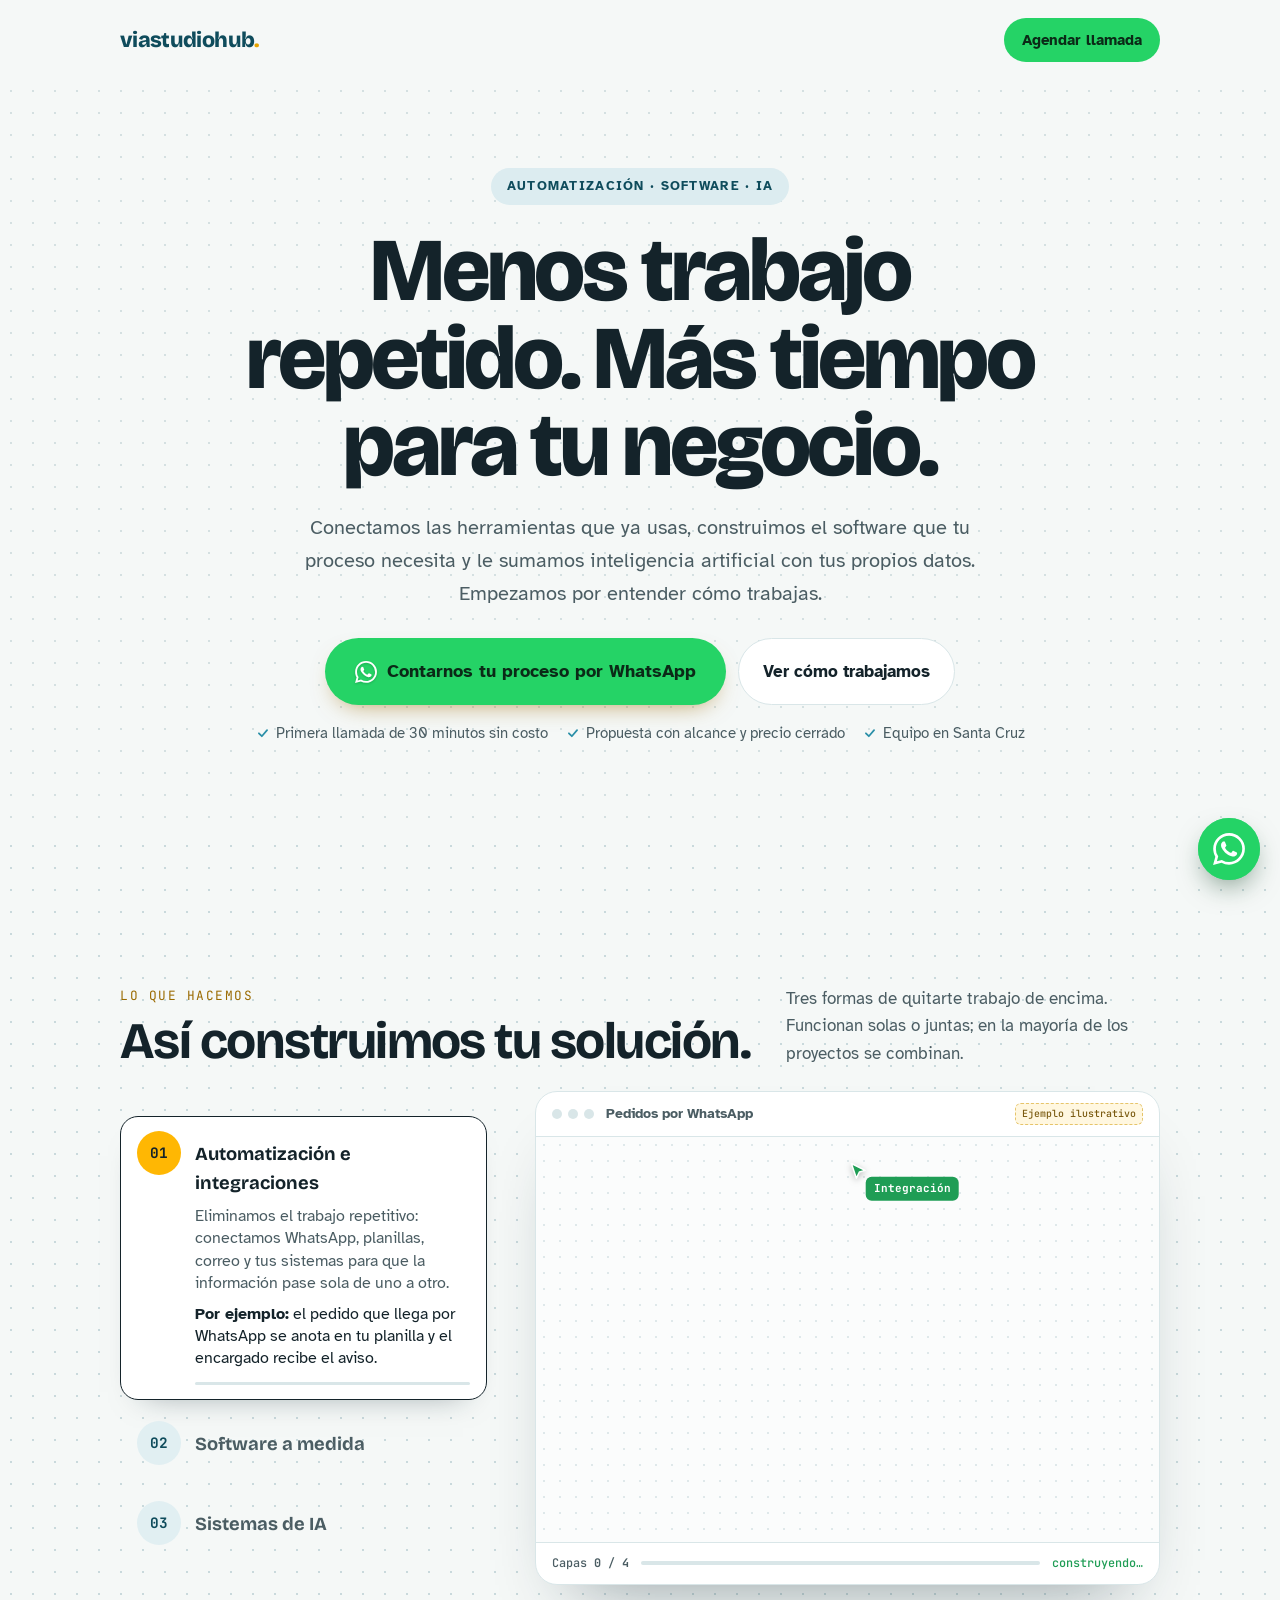
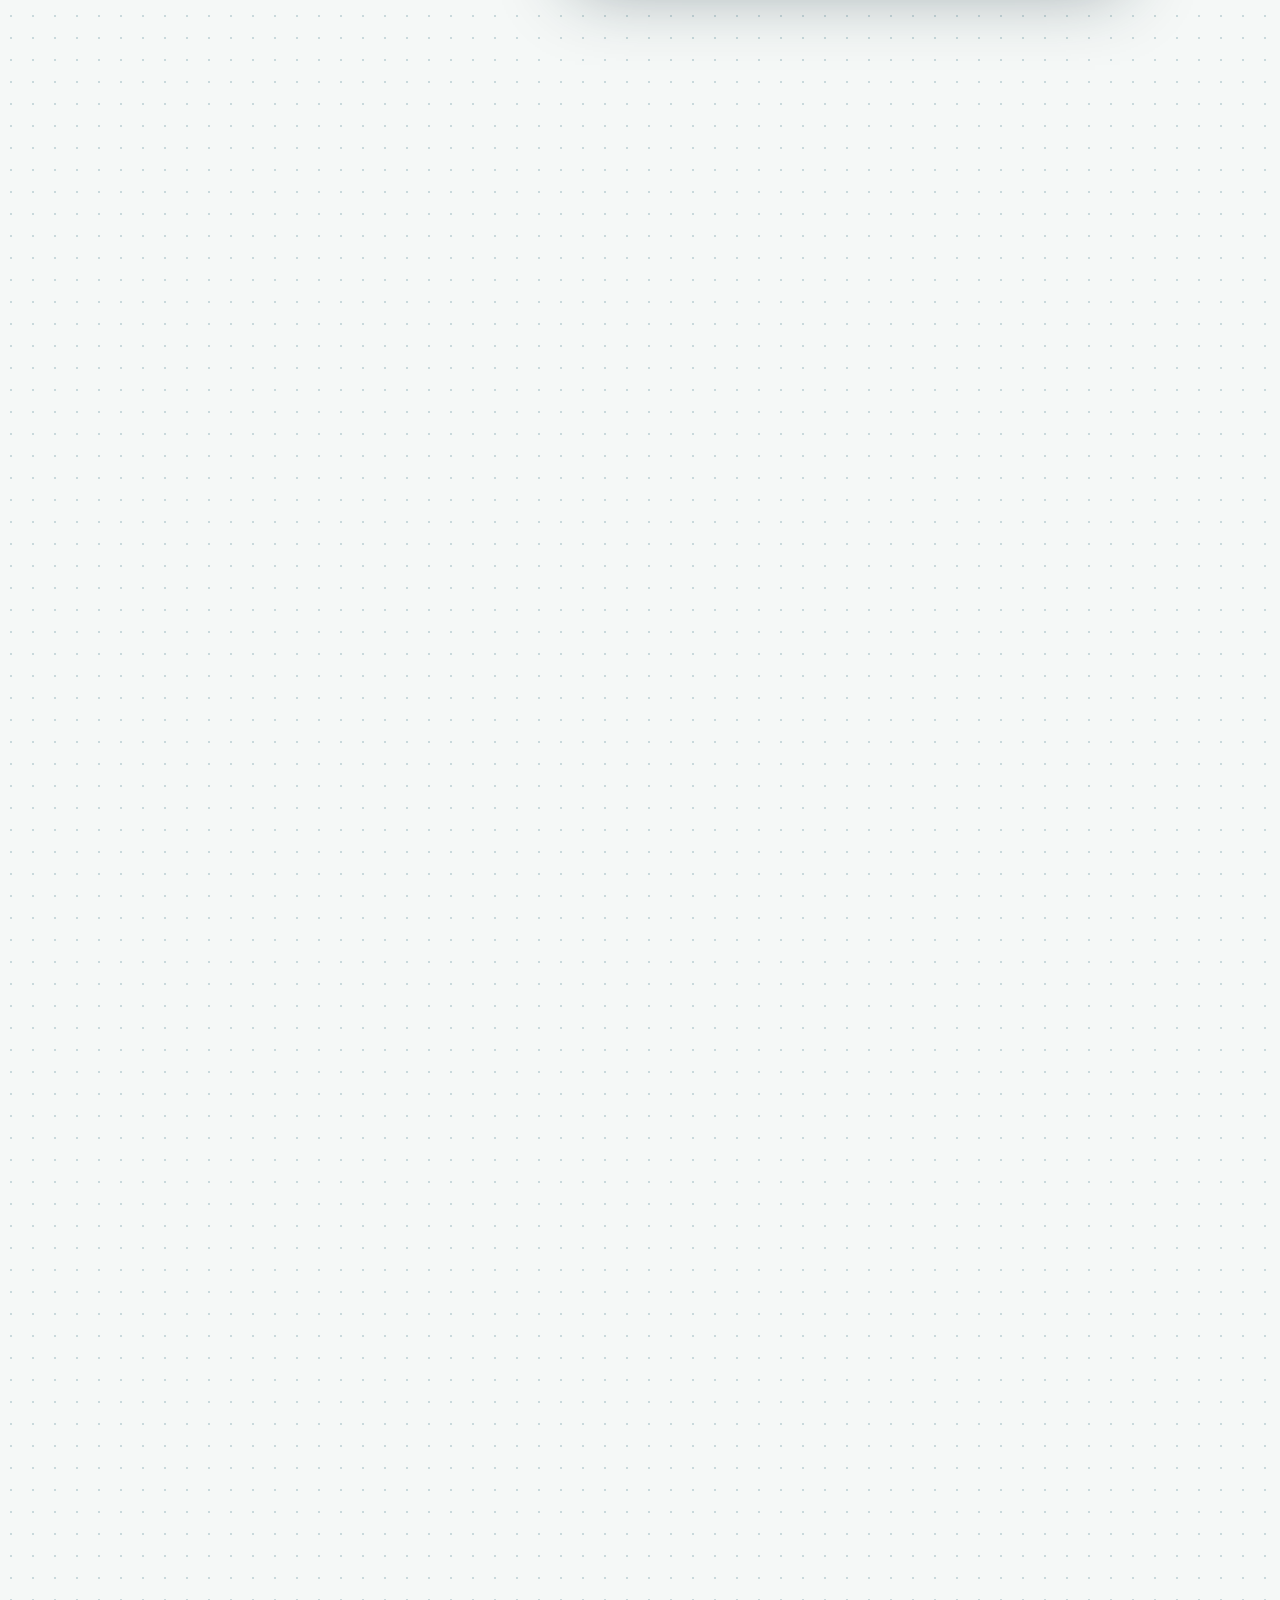
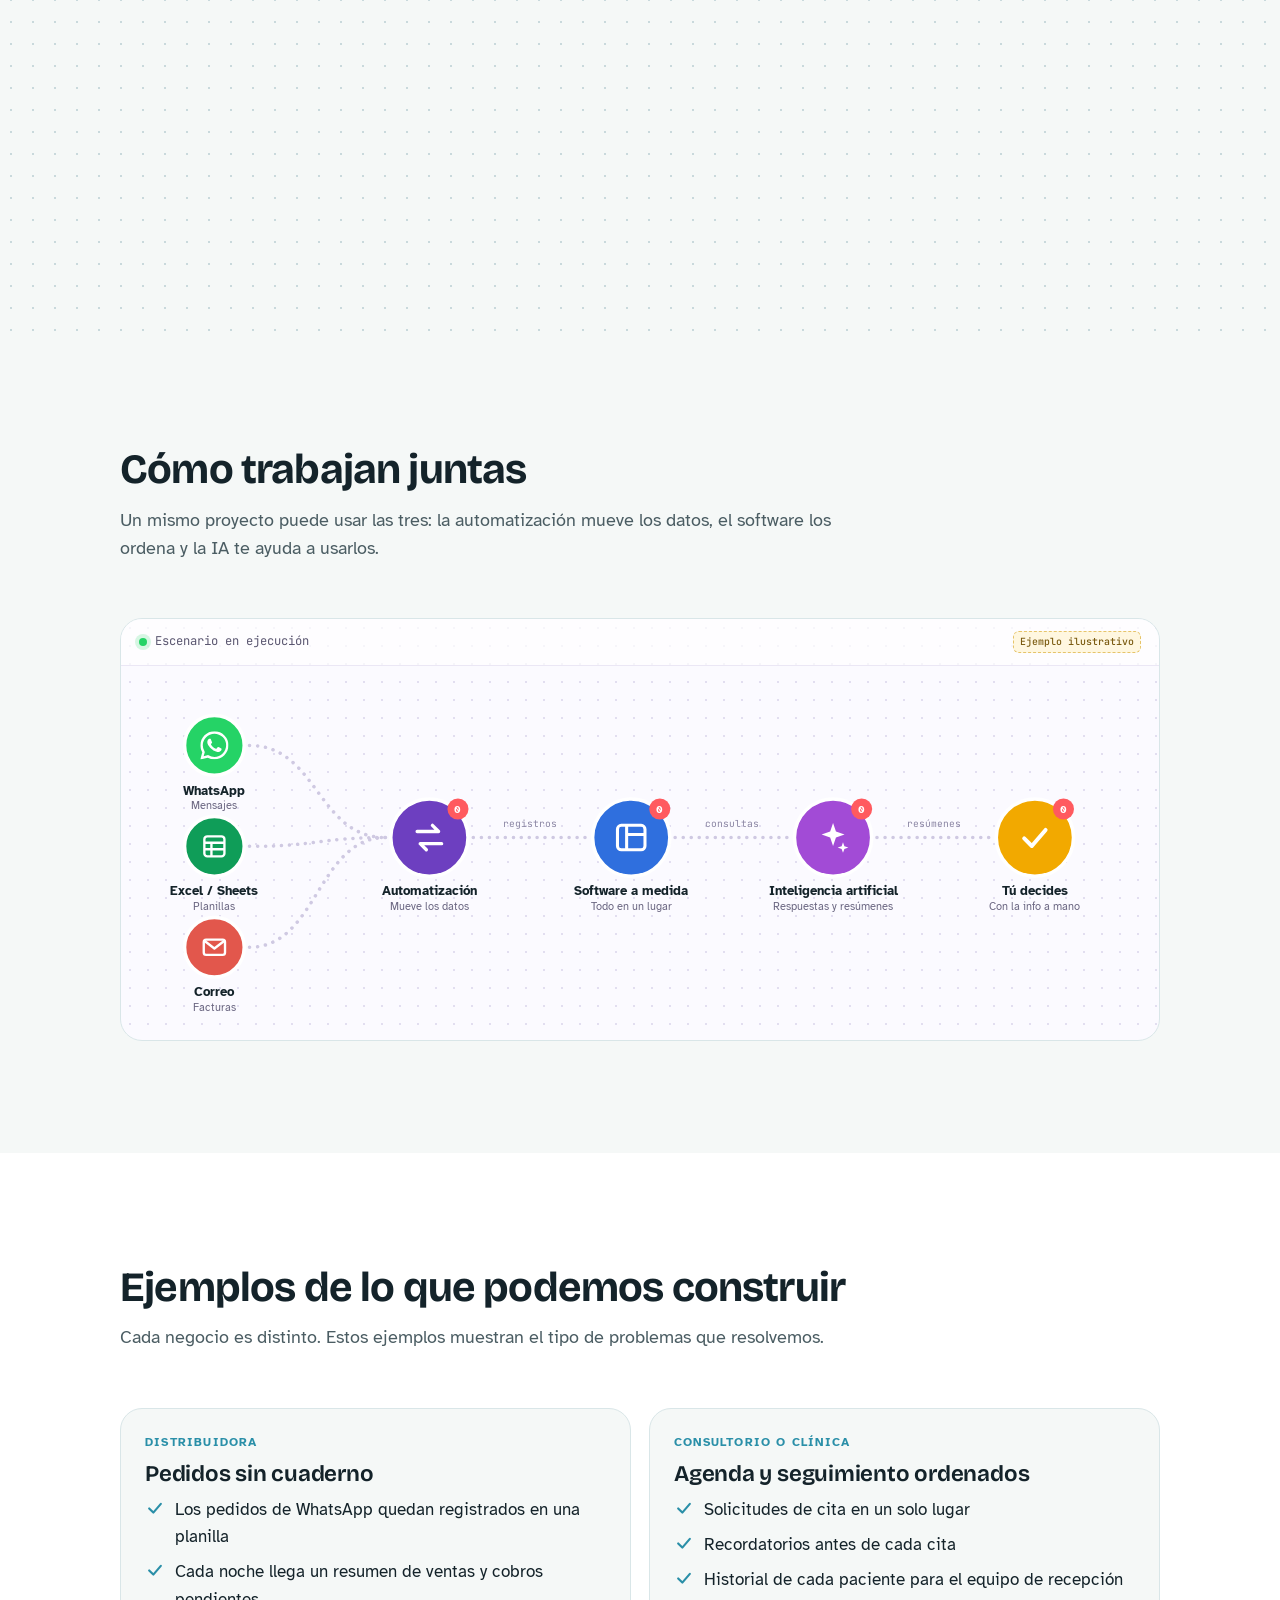
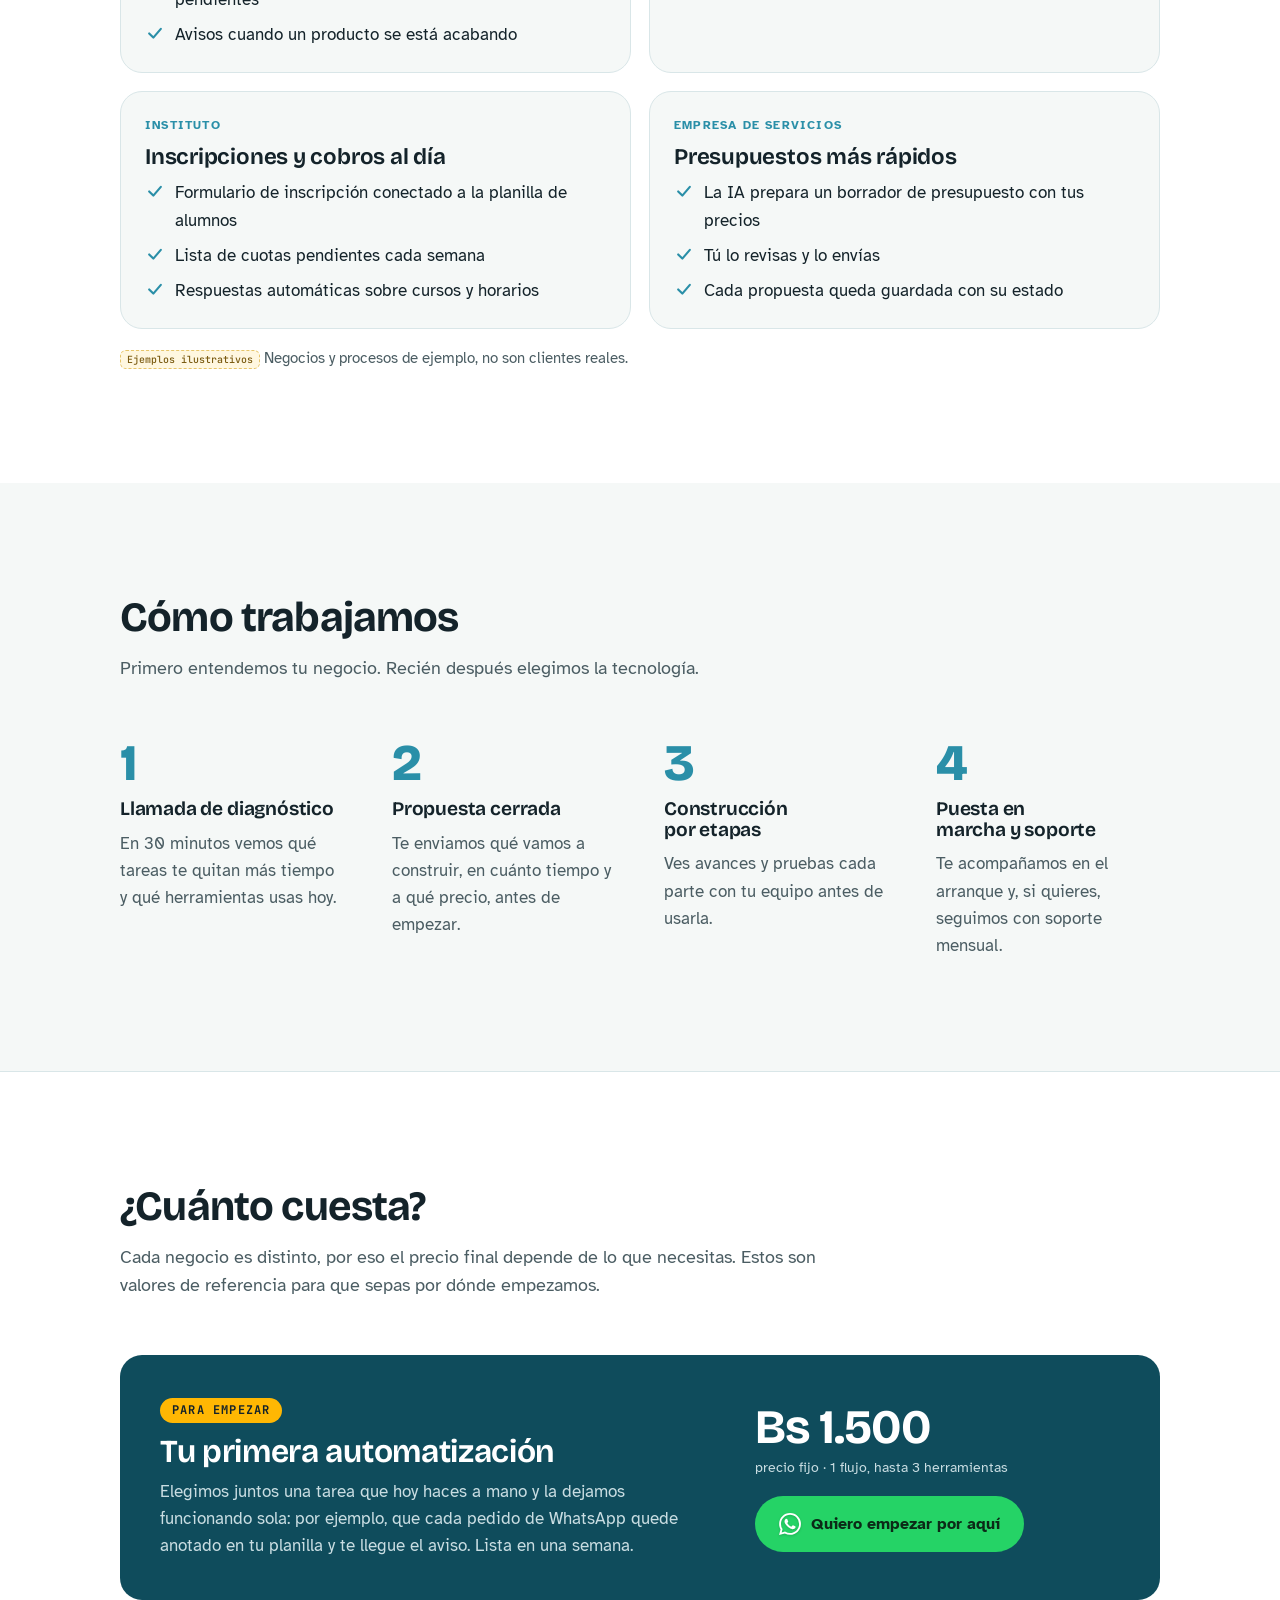
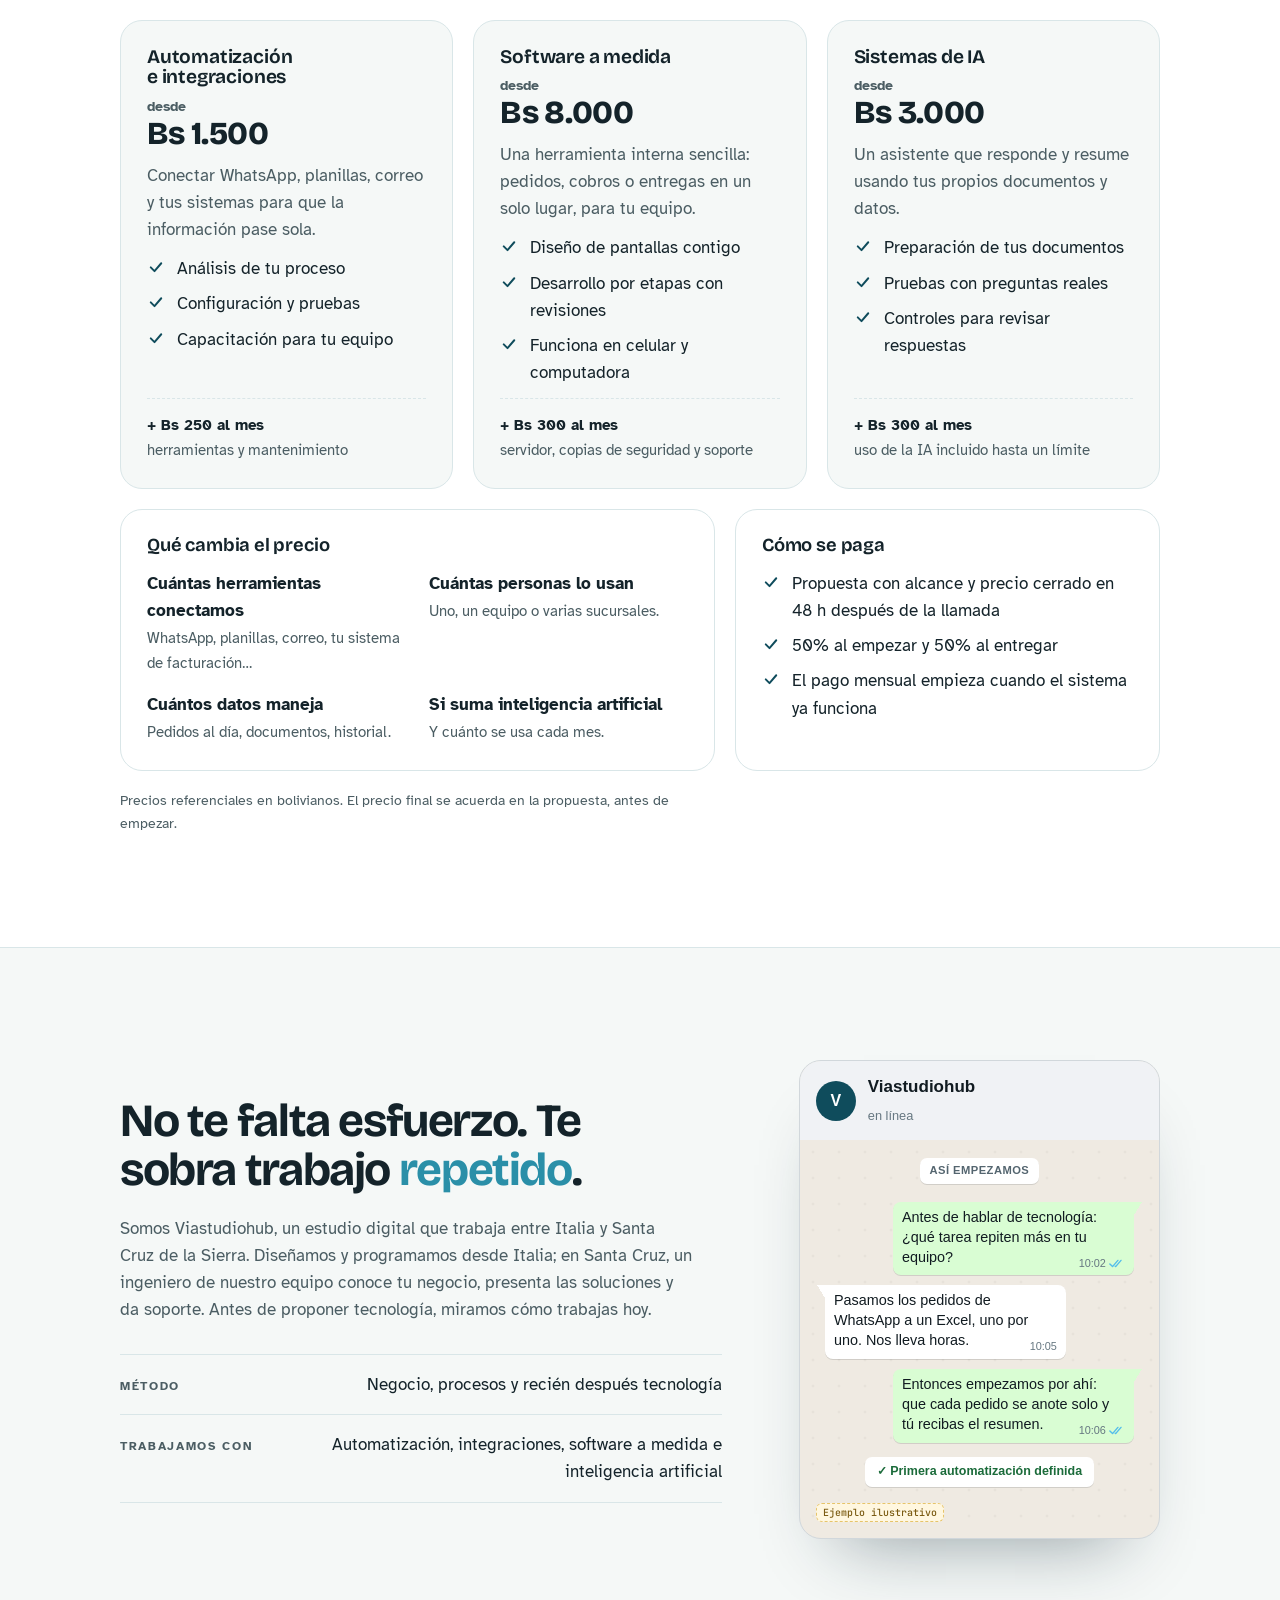
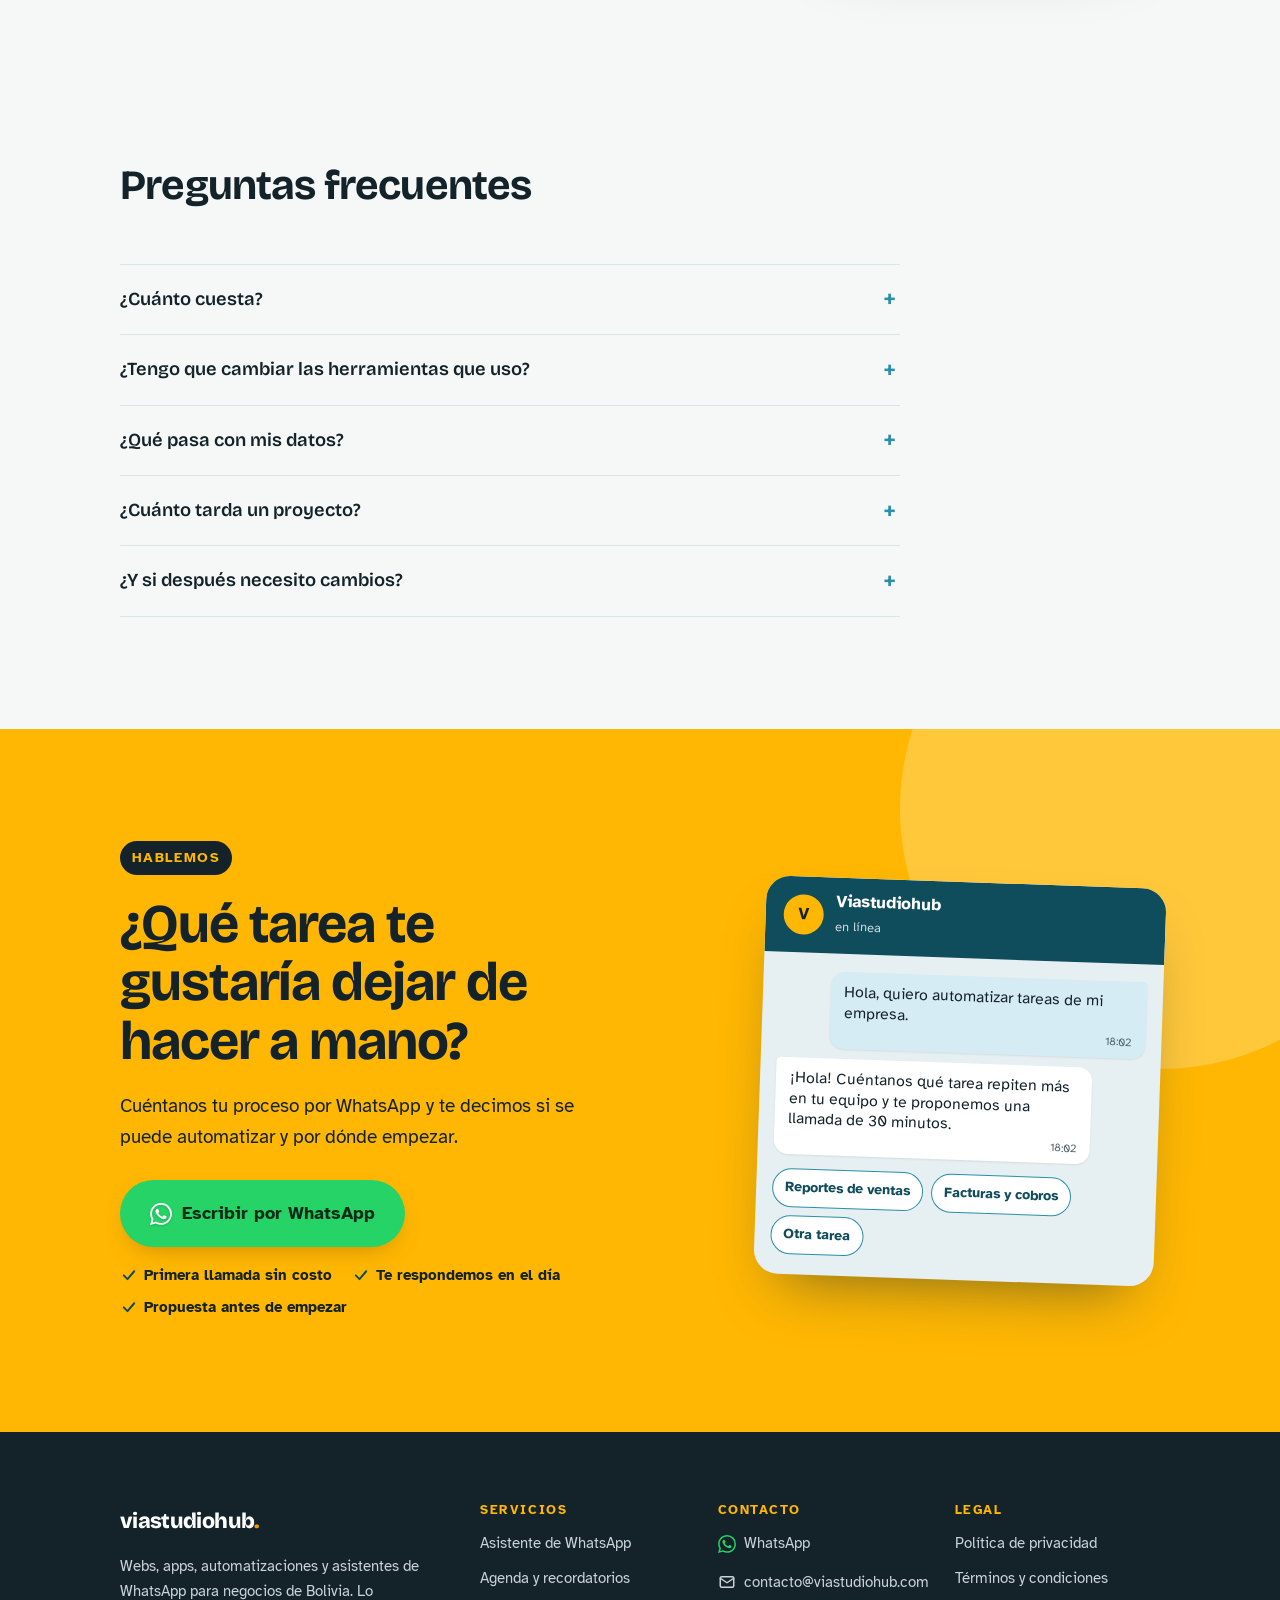
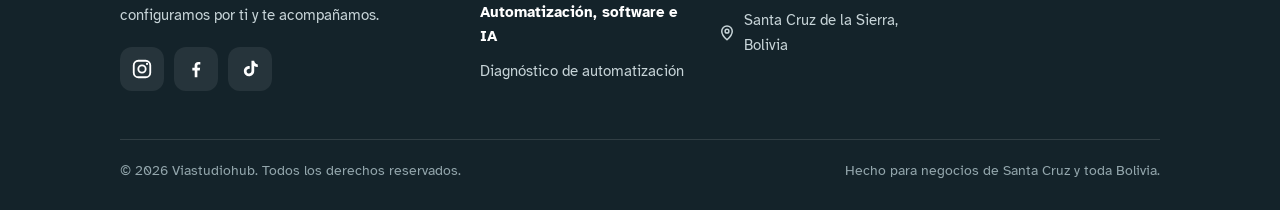
<file: automatizaciones/index.html>
<!doctype html>
<html lang="es">
<head>
  <meta charset="utf-8">
  <meta name="viewport" content="width=device-width, initial-scale=1">
  <title>Automatización, software a medida e IA para tu negocio | Viastudiohub</title>
  <meta name="description" content="Conectamos tus herramientas, creamos el software que tu proceso necesita y sumamos inteligencia artificial con tus propios datos. Para empresas de Santa Cruz y toda Bolivia.">
  <meta property="og:title" content="Menos trabajo repetido, más tiempo para tu negocio | Viastudiohub">
  <meta property="og:description" content="Conectamos tus herramientas, creamos el software que tu proceso necesita y sumamos inteligencia artificial con tus propios datos. Para empresas de Santa Cruz y toda Bolivia.">
  <meta property="og:type" content="website">
  <meta property="og:url" content="https://viastudiohub.com/automatizaciones/">
  <link rel="canonical" href="https://viastudiohub.com/automatizaciones/">
  <meta name="theme-color" content="#0f4c5c">
  <link rel="icon" href="data:image/svg+xml,%3Csvg xmlns='http://www.w3.org/2000/svg' viewBox='0 0 32 32'%3E%3Crect width='32' height='32' rx='8' fill='%230f4c5c'/%3E%3Ccircle cx='23' cy='9' r='4' fill='%23ffb703'/%3E%3C/svg%3E">
  <link rel="preconnect" href="https://fonts.googleapis.com">
  <link rel="preconnect" href="https://fonts.gstatic.com" crossorigin>
  <link href="https://fonts.googleapis.com/css2?family=Atkinson+Hyperlegible:wght@400;700&family=Bricolage+Grotesque:opsz,wght@12..96,600;12..96,650;12..96,700;12..96,800&family=JetBrains+Mono:wght@500&display=swap" rel="stylesheet">
  <link rel="stylesheet" href="../assets/css/vsh.css?v=e7c232f7">
</head>
<body>

<header class="cabecera">
  <div class="contenedor">
    <a class="marca" href="https://viastudiohub.com/">viastudiohub<span>.</span></a>
    <a class="boton" href="#" data-wa="Hola, quiero contarles una tarea de mi empresa que me gustaría automatizar.">Agendar llamada</a>
  </div>
</header>

<main>
  <section class="hero2">
    <div class="contenedor">
      <p class="hero2-ante">Automatización · Software · IA</p>
      <h1>Menos trabajo repetido. Más tiempo para tu negocio.</h1>
      <p class="hero2-bajada">Conectamos las herramientas que ya usas, construimos el software que tu proceso necesita y le sumamos inteligencia artificial con tus propios datos. Empezamos por entender cómo trabajas.</p>
      <div class="hero2-acciones hero-accion">
        <a class="boton boton-grande" href="#" data-wa="Hola, quiero contarles una tarea de mi empresa que me gustaría automatizar."><svg class="wa-logo" viewBox="0 0 24 24" fill="currentColor" aria-hidden="true"><path d="M17.472 14.382c-.297-.149-1.758-.867-2.03-.967-.273-.099-.471-.148-.67.15-.197.297-.767.966-.94 1.164-.173.199-.347.223-.644.075-.297-.15-1.255-.463-2.39-1.475-.883-.788-1.48-1.761-1.653-2.059-.173-.297-.018-.458.13-.606.134-.133.298-.347.446-.52.149-.174.198-.298.298-.497.099-.198.05-.371-.025-.52-.075-.149-.669-1.612-.916-2.207-.242-.579-.487-.5-.669-.51-.173-.008-.371-.01-.57-.01-.198 0-.52.074-.792.372-.272.297-1.04 1.016-1.04 2.479 0 1.462 1.065 2.875 1.213 3.074.149.198 2.096 3.2 5.077 4.487.709.306 1.262.489 1.694.625.712.227 1.36.195 1.871.118.571-.085 1.758-.719 2.006-1.413.248-.694.248-1.289.173-1.413-.074-.124-.272-.198-.57-.347m-5.421 7.403h-.004a9.87 9.87 0 0 1-5.031-1.378l-.361-.214-3.741.982.998-3.648-.235-.374a9.86 9.86 0 0 1-1.51-5.26c.001-5.45 4.436-9.884 9.888-9.884 2.64 0 5.122 1.03 6.988 2.898a9.825 9.825 0 0 1 2.893 6.994c-.003 5.45-4.437 9.884-9.885 9.884m8.413-18.297A11.815 11.815 0 0 0 12.05 0C5.495 0 .16 5.335.157 11.892c0 2.096.547 4.142 1.588 5.945L.057 24l6.305-1.654a11.882 11.882 0 0 0 5.683 1.448h.005c6.554 0 11.89-5.335 11.893-11.893a11.821 11.821 0 0 0-3.48-8.413Z"/></svg>Contarnos tu proceso por WhatsApp</a>
        <a class="boton-sec" href="#como-trabajamos">Ver cómo trabajamos</a>
      </div>
      <ul class="tranquilidad hero2-tranq"><li>Primera llamada de 30 minutos sin costo</li><li>Propuesta con alcance y precio cerrado</li><li>Equipo en Santa Cruz</li></ul>
    </div>
  </section>

  <section class="construye" style="--n:3" aria-labelledby="servicios-titulo">
    <div class="cs-fijo"><div class="contenedor">
      <div class="cs-cab">
        <div><p class="cs-ante">Lo que hacemos</p><h2 id="servicios-titulo">Así construimos tu solución.</h2></div>
        <p class="cs-pista">Tres formas de quitarte trabajo de encima. Funcionan solas o juntas; en la mayoría de los proyectos se combinan.</p>
      </div>
      <div class="cs-rejilla">
        <ol class="cs-lista"><li><button class="cs-item activo" type="button" data-i="0" aria-pressed="true">
          <span class="cs-num">01</span>
          <span class="cs-txt"><strong>Automatización e integraciones</strong>
            <span class="cs-detalle">Eliminamos el trabajo repetitivo: conectamos WhatsApp, planillas, correo y tus sistemas para que la información pase sola de uno a otro.<span class="cs-ej"><b>Por ejemplo:</b> el pedido que llega por WhatsApp se anota en tu planilla y el encargado recibe el aviso.</span></span>
            <span class="cs-progreso" aria-hidden="true"><i></i></span></span>
        </button></li><li><button class="cs-item" type="button" data-i="1" aria-pressed="false">
          <span class="cs-num">02</span>
          <span class="cs-txt"><strong>Software a medida</strong>
            <span class="cs-detalle">Herramientas internas y aplicaciones construidas alrededor de tu proceso real. El software se adapta a tu trabajo, no al revés.<span class="cs-ej"><b>Por ejemplo:</b> una app sencilla donde tu equipo registra pedidos, cobros y entregas en lugar de cuadernos y Excel sueltos.</span></span>
            <span class="cs-progreso" aria-hidden="true"><i></i></span></span>
        </button></li><li><button class="cs-item" type="button" data-i="2" aria-pressed="false">
          <span class="cs-num">03</span>
          <span class="cs-txt"><strong>Sistemas de IA</strong>
            <span class="cs-detalle">Inteligencia artificial que trabaja con tus propios datos y documentos, conectada a tus herramientas y con controles para revisar lo que hace.<span class="cs-ej"><b>Por ejemplo:</b> te prepara cada lunes un resumen de la semana o responde preguntas sobre tus productos con tu propia información.</span></span>
            <span class="cs-progreso" aria-hidden="true"><i></i></span></span>
        </button></li></ol>
        <div class="cs-tarjeta">
          <div class="cs-barra"><span class="cs-puntos" aria-hidden="true"><i></i><i></i><i></i></span><span class="cs-nombre"><span class="cs-proy" data-i="0">Pedidos por WhatsApp</span><span class="cs-proy" data-i="1" hidden>Panel de pedidos</span><span class="cs-proy" data-i="2" hidden>Asistente con tus datos</span></span><span class="dp-ejemplo">Ejemplo ilustrativo</span></div>
          <div class="cs-lienzos"><div class="cs-lienzo" data-i="0" style="--ag:#1f9d55">
            <div class="cs-el cs-caja" style="--x:3%;--y:7%;--w:31%;--h:32%;--mx:4%;--my:3%;--mw:92%;--mh:19%"><span class="cs-tag" aria-hidden="true">nodo · WhatsApp <em>x 36 · y 56</em></span><div class="cs-c"><div class="cs-cabc"><svg class="wa-logo" viewBox="0 0 24 24" fill="currentColor" aria-hidden="true"><path d="M17.472 14.382c-.297-.149-1.758-.867-2.03-.967-.273-.099-.471-.148-.67.15-.197.297-.767.966-.94 1.164-.173.199-.347.223-.644.075-.297-.15-1.255-.463-2.39-1.475-.883-.788-1.48-1.761-1.653-2.059-.173-.297-.018-.458.13-.606.134-.133.298-.347.446-.52.149-.174.198-.298.298-.497.099-.198.05-.371-.025-.52-.075-.149-.669-1.612-.916-2.207-.242-.579-.487-.5-.669-.51-.173-.008-.371-.01-.57-.01-.198 0-.52.074-.792.372-.272.297-1.04 1.016-1.04 2.479 0 1.462 1.065 2.875 1.213 3.074.149.198 2.096 3.2 5.077 4.487.709.306 1.262.489 1.694.625.712.227 1.36.195 1.871.118.571-.085 1.758-.719 2.006-1.413.248-.694.248-1.289.173-1.413-.074-.124-.272-.198-.57-.347m-5.421 7.403h-.004a9.87 9.87 0 0 1-5.031-1.378l-.361-.214-3.741.982.998-3.648-.235-.374a9.86 9.86 0 0 1-1.51-5.26c.001-5.45 4.436-9.884 9.888-9.884 2.64 0 5.122 1.03 6.988 2.898a9.825 9.825 0 0 1 2.893 6.994c-.003 5.45-4.437 9.884-9.885 9.884m8.413-18.297A11.815 11.815 0 0 0 12.05 0C5.495 0 .16 5.335.157 11.892c0 2.096.547 4.142 1.588 5.945L.057 24l6.305-1.654a11.882 11.882 0 0 0 5.683 1.448h.005c6.554 0 11.89-5.335 11.893-11.893a11.821 11.821 0 0 0-3.48-8.413Z"/></svg><b>WhatsApp · pedido nuevo</b></div><p class="cs-burbuja">Hola, quiero 3 bidones de 20 L para mañana.</p><small>Rosa M. · 09:14</small></div></div><div class="cs-el cs-con cs-con-h cs-solo-ancho" style="--x:34%;--y:22%;--w:6%;--h:0%;--mx:0%;--my:0%;--mw:0%;--mh:0%"></div><div class="cs-el cs-caja" style="--x:40%;--y:7%;--w:57%;--h:43%;--mx:4%;--my:25%;--mw:92%;--mh:35%"><span class="cs-tag" aria-hidden="true">tabla · Pedidos <em>x 480 · y 56</em></span><div class="cs-c"><div class="cs-cabc"><svg viewBox="0 0 24 24" fill="none" stroke="currentColor" stroke-width="2" aria-hidden="true"><rect x="3.5" y="3.5" width="17" height="17" rx="2.5"/><path d="M3.5 9h17M3.5 14.5h17M9.5 9v11.5"/></svg><b>Planilla · Pedidos</b></div><div class="cs-tabla" style="--cols:4"><div class="cs-tr cs-th"><span>Cliente</span><span>Producto</span><span>Cant.</span><span>Estado</span></div><div class="cs-tr cs-nueva"><span>Rosa M.</span><span>Agua 20 L</span><span>3</span><span><i class="cs-est nuevo">Nuevo</i></span></div><div class="cs-tr"><span>Tienda Sol</span><span>Agua 20 L</span><span>10</span><span><i class="cs-est ok">Entregado</i></span></div><div class="cs-tr"><span>Carlos P.</span><span>Hielo 5 kg</span><span>4</span><span><i class="cs-est camino">En camino</i></span></div></div></div></div><div class="cs-el cs-con cs-con-v cs-solo-ancho" style="--x:18%;--y:39%;--w:0%;--h:9%;--mx:0%;--my:0%;--mw:0%;--mh:0%"></div><div class="cs-el cs-caja" style="--x:3%;--y:48%;--w:31%;--h:30%;--mx:4%;--my:63%;--mw:44%;--mh:34%"><span class="cs-tag" aria-hidden="true">nodo · Aviso <em>x 36 · y 384</em></span><div class="cs-c"><div class="cs-cabc"><svg viewBox="0 0 24 24" fill="none" stroke="currentColor" stroke-width="2" stroke-linecap="round" aria-hidden="true"><path d="M6 16V11a6 6 0 0 1 12 0v5l1.5 2h-15z"/><path d="M10 20.5a2 2 0 0 0 4 0"/></svg><b>Aviso al encargado</b></div><p>Nuevo pedido de <b>Rosa M.</b>: 3 × Agua 20 L</p><small>Enviado a Juan · 09:14</small></div></div><div class="cs-el cs-caja" style="--x:40%;--y:56%;--w:57%;--h:36%;--mx:52%;--my:63%;--mw:44%;--mh:34%"><span class="cs-tag" aria-hidden="true">programado · 20:00 <em>x 480 · y 448</em></span><div class="cs-c"><div class="cs-cabc"><svg viewBox="0 0 24 24" fill="none" stroke="currentColor" stroke-width="2" stroke-linecap="round" aria-hidden="true"><circle cx="12" cy="12" r="8.5"/><path d="M12 7.5V12l3 2"/></svg><b>Resumen del día · 20:00</b></div><p><b>18</b> pedidos · <b>3</b> por entregar</p><span class="cs-barras"><i style="--h:35%"></i><i style="--h:60%"></i><i style="--h:45%"></i><i style="--h:80%"></i><i style="--h:55%"></i><i style="--h:95%"></i><i style="--h:70%"></i></span></div></div>
            <div class="cs-cursor" aria-hidden="true"><svg viewBox="0 0 24 24" aria-hidden="true"><path d="M4 3l15 7.5-6.3 1.8L9.5 19z" fill="currentColor" stroke="#fff" stroke-width="1.6" stroke-linejoin="round"/></svg><span>Integración</span></div>
          </div><div class="cs-lienzo" data-i="1" style="--ag:#2f6fde" hidden>
            <div class="cs-el cs-lateral" style="--x:3%;--y:6%;--w:18%;--h:88%;--mx:4%;--my:87%;--mw:92%;--mh:10%"><span class="cs-tag" aria-hidden="true">menú <em>x 36 · y 48</em></span><div class="cs-c"><b class="cs-logo">tu.app</b><span class="on">Pedidos</span><span>Cobros</span><span>Entregas</span><span>Clientes</span></div></div><div class="cs-el cs-caja cs-top" style="--x:24%;--y:6%;--w:73%;--h:12%;--mx:4%;--my:3%;--mw:92%;--mh:10%"><span class="cs-tag" aria-hidden="true">barra superior <em>x 288 · y 48</em></span><div class="cs-c"><b>Pedidos · Hoy</b><span class="cs-buscar">Buscar…</span><span class="cs-mas">+ Nuevo</span></div></div><div class="cs-el cs-caja cs-kpi" style="--x:24%;--y:22%;--w:23%;--h:19%;--mx:4%;--my:17%;--mw:29%;--mh:16%"><span class="cs-tag" aria-hidden="true">dato <em>x 288 · y 176</em></span><div class="cs-c"><small>Pedidos hoy</small><b>24</b></div></div><div class="cs-el cs-caja cs-kpi" style="--x:49%;--y:22%;--w:23%;--h:19%;--mx:35.5%;--my:17%;--mw:29%;--mh:16%"><span class="cs-tag" aria-hidden="true">dato <em>x 588 · y 176</em></span><div class="cs-c"><small>Por cobrar</small><b>Bs 1.840</b></div></div><div class="cs-el cs-caja cs-kpi" style="--x:74%;--y:22%;--w:23%;--h:19%;--mx:67%;--my:17%;--mw:29%;--mh:16%"><span class="cs-tag" aria-hidden="true">dato <em>x 888 · y 176</em></span><div class="cs-c"><small>Entregas</small><b>9 / 12</b></div></div><div class="cs-el cs-caja" style="--x:24%;--y:45%;--w:73%;--h:49%;--mx:4%;--my:37%;--mw:92%;--mh:46%"><span class="cs-tag" aria-hidden="true">tabla · Pedidos <em>x 288 · y 360</em></span><div class="cs-c"><div class="cs-tabla" style="--cols:4"><div class="cs-tr cs-th"><span>Cliente</span><span>Total</span><span>Pago</span><span>Entrega</span></div><div class="cs-tr"><span>Rosa M.</span><span>Bs 45</span><span><i class="cs-est ok">Pagado</i></span><span><i class="cs-est camino">Hoy</i></span></div><div class="cs-tr"><span>Tienda Sol</span><span>Bs 150</span><span><i class="cs-est nuevo">Pendiente</i></span><span><i class="cs-est ok">Entregado</i></span></div><div class="cs-tr"><span>Carlos P.</span><span>Bs 60</span><span><i class="cs-est ok">Pagado</i></span><span><i class="cs-est camino">Mañana</i></span></div><div class="cs-tr"><span>Ana V.</span><span>Bs 30</span><span><i class="cs-est nuevo">Pendiente</i></span><span><i class="cs-est camino">Hoy</i></span></div></div></div></div>
            <div class="cs-cursor" aria-hidden="true"><svg viewBox="0 0 24 24" aria-hidden="true"><path d="M4 3l15 7.5-6.3 1.8L9.5 19z" fill="currentColor" stroke="#fff" stroke-width="1.6" stroke-linejoin="round"/></svg><span>Diseño</span></div>
          </div><div class="cs-lienzo" data-i="2" style="--ag:#7c4dcc" hidden>
            <div class="cs-el cs-caja cs-docu" style="--x:3%;--y:7%;--w:31%;--h:22%;--mx:4%;--my:3%;--mw:29%;--mh:18%"><span class="cs-tag" aria-hidden="true">fuente <em>x 36 · y 56</em></span><div class="cs-c"><svg viewBox="0 0 24 24" fill="none" stroke="currentColor" stroke-width="2" stroke-linejoin="round" aria-hidden="true"><path d="M6 3h8l4 4v14H6z"/><path d="M14 3v4h4M9 12h6M9 16h6"/></svg><b>Lista de precios</b><small>PDF</small></div></div><div class="cs-el cs-caja cs-docu" style="--x:3%;--y:33%;--w:31%;--h:22%;--mx:35.5%;--my:3%;--mw:29%;--mh:18%"><span class="cs-tag" aria-hidden="true">fuente <em>x 36 · y 264</em></span><div class="cs-c"><svg viewBox="0 0 24 24" fill="none" stroke="currentColor" stroke-width="2" aria-hidden="true"><rect x="3.5" y="3.5" width="17" height="17" rx="2.5"/><path d="M3.5 9h17M3.5 14.5h17M9.5 9v11.5"/></svg><b>Pedidos de la semana</b><small>Planilla</small></div></div><div class="cs-el cs-caja cs-docu" style="--x:3%;--y:59%;--w:31%;--h:22%;--mx:67%;--my:3%;--mw:29%;--mh:18%"><span class="cs-tag" aria-hidden="true">fuente <em>x 36 · y 472</em></span><div class="cs-c"><svg viewBox="0 0 24 24" fill="none" stroke="currentColor" stroke-width="2" stroke-linejoin="round" aria-hidden="true"><path d="M6 3h8l4 4v14H6z"/><path d="M14 3v4h4M9 12h6M9 16h6"/></svg><b>Preguntas frecuentes</b><small>Documento</small></div></div><div class="cs-el cs-pregunta" style="--x:40%;--y:7%;--w:57%;--h:17%;--mx:4%;--my:25%;--mw:92%;--mh:14%"><span class="cs-tag" aria-hidden="true">pregunta <em>x 480 · y 56</em></span><div class="cs-c"><p>¿Cuánto vendimos de agua de 20 L esta semana?</p></div></div><div class="cs-el cs-caja cs-resp" style="--x:40%;--y:29%;--w:57%;--h:41%;--mx:4%;--my:43%;--mw:92%;--mh:36%"><span class="cs-tag" aria-hidden="true">respuesta <em>x 480 · y 232</em></span><div class="cs-c"><div class="cs-cabc"><svg viewBox="0 0 24 24" fill="currentColor" aria-hidden="true"><path d="M12 2.5l1.9 5.6 5.6 1.9-5.6 1.9L12 17.5l-1.9-5.6L4.5 10l5.6-1.9zM18.5 15l.9 2.6 2.6.9-2.6.9-.9 2.6-.9-2.6-2.6-.9 2.6-.9z"/></svg><b>Respuesta</b></div><p>Esta semana se vendieron <b>46 bidones</b> de 20 L (Bs 690). El martes fue el día con más pedidos.</p><small class="cs-fuente">Fuente: Pedidos de la semana</small></div></div><div class="cs-el cs-revisa" style="--x:40%;--y:75%;--w:57%;--h:13%;--mx:4%;--my:83%;--mw:92%;--mh:13%"><span class="cs-tag" aria-hidden="true">control <em>x 480 · y 600</em></span><div class="cs-c"><svg viewBox="0 0 24 24" fill="none" stroke="currentColor" stroke-width="2.6" stroke-linecap="round" stroke-linejoin="round" aria-hidden="true"><path d="M5 12.5 10 17.5 19 7"/></svg><span>Tú revisas antes de que se envíe</span></div></div>
            <div class="cs-cursor" aria-hidden="true"><svg viewBox="0 0 24 24" aria-hidden="true"><path d="M4 3l15 7.5-6.3 1.8L9.5 19z" fill="currentColor" stroke="#fff" stroke-width="1.6" stroke-linejoin="round"/></svg><span>IA</span></div>
          </div></div>
          <div class="cs-pie" aria-hidden="true"><span>Capas <b class="cs-cuenta">0</b> / <b class="cs-total">0</b></span><span class="cs-progbar"><i></i></span><span class="cs-estado">construyendo…</span></div>
        </div>
      </div>
    </div></div>
  </section>

  <section class="seccion" aria-labelledby="flujo-titulo">
    <div class="contenedor">
      <div class="seccion-titulo"><h2 id="flujo-titulo">Cómo trabajan juntas</h2><p>Un mismo proyecto puede usar las tres: la automatización mueve los datos, el software los ordena y la IA te ayuda a usarlos.</p></div>
      <div class="escenario">
        <div class="esc-barra" aria-hidden="true"><span class="esc-vivo"><i></i>Escenario en ejecución</span><span class="dp-ejemplo">Ejemplo ilustrativo</span></div>
        <svg class="esc-svg esc-h" viewBox="0 0 1160 380" aria-hidden="true" focusable="false"><path class="seg" data-step="1" data-to="au" d="M135 70 C212.5 70 212.5 175 290 175"/><path class="seg" data-step="1" data-to="au" d="M135 185 C212.5 185 212.5 175 290 175"/><path class="seg" data-step="1" data-to="au" d="M135 300 C212.5 300 212.5 175 290 175"/><path class="seg" data-step="2" data-to="sw" d="M390 175 C455.0 175 455.0 175 520 175"/><path class="seg" data-step="3" data-to="ia" d="M620 175 C685.0 175 685.0 175 750 175"/><path class="seg" data-step="4" data-to="tu" d="M850 175 C915.0 175 915.0 175 980 175"/><text class="lab" x="455.0" y="163" text-anchor="middle">registros</text><text class="lab" x="685.0" y="163" text-anchor="middle">consultas</text><text class="lab" x="915.0" y="163" text-anchor="middle">resúmenes</text><g class="nodo" data-id="wa" data-inicio><circle class="anillo" cx="95" cy="70" r="34" stroke="#25d366"/><circle class="circulo" cx="95" cy="70" r="34" fill="#25d366"/><g class="ico"><svg x="78.85" y="53.85" width="32.3" height="32.3" class="wa-logo" viewBox="0 0 24 24" fill="currentColor" aria-hidden="true"><path d="M17.472 14.382c-.297-.149-1.758-.867-2.03-.967-.273-.099-.471-.148-.67.15-.197.297-.767.966-.94 1.164-.173.199-.347.223-.644.075-.297-.15-1.255-.463-2.39-1.475-.883-.788-1.48-1.761-1.653-2.059-.173-.297-.018-.458.13-.606.134-.133.298-.347.446-.52.149-.174.198-.298.298-.497.099-.198.05-.371-.025-.52-.075-.149-.669-1.612-.916-2.207-.242-.579-.487-.5-.669-.51-.173-.008-.371-.01-.57-.01-.198 0-.52.074-.792.372-.272.297-1.04 1.016-1.04 2.479 0 1.462 1.065 2.875 1.213 3.074.149.198 2.096 3.2 5.077 4.487.709.306 1.262.489 1.694.625.712.227 1.36.195 1.871.118.571-.085 1.758-.719 2.006-1.413.248-.694.248-1.289.173-1.413-.074-.124-.272-.198-.57-.347m-5.421 7.403h-.004a9.87 9.87 0 0 1-5.031-1.378l-.361-.214-3.741.982.998-3.648-.235-.374a9.86 9.86 0 0 1-1.51-5.26c.001-5.45 4.436-9.884 9.888-9.884 2.64 0 5.122 1.03 6.988 2.898a9.825 9.825 0 0 1 2.893 6.994c-.003 5.45-4.437 9.884-9.885 9.884m8.413-18.297A11.815 11.815 0 0 0 12.05 0C5.495 0 .16 5.335.157 11.892c0 2.096.547 4.142 1.588 5.945L.057 24l6.305-1.654a11.882 11.882 0 0 0 5.683 1.448h.005c6.554 0 11.89-5.335 11.893-11.893a11.821 11.821 0 0 0-3.48-8.413Z"/></svg></g><text class="ti" x="95" y="126" text-anchor="middle">WhatsApp</text><text class="su" x="95" y="143" text-anchor="middle">Mensajes</text></g><g class="nodo" data-id="gs" data-inicio><circle class="anillo" cx="95" cy="185" r="34" stroke="#0f9d58"/><circle class="circulo" cx="95" cy="185" r="34" fill="#0f9d58"/><g class="ico"><svg x="78.85" y="168.85" width="32.3" height="32.3" viewBox="0 0 24 24" fill="none" stroke="currentColor" stroke-width="2" aria-hidden="true"><rect x="3.5" y="3.5" width="17" height="17" rx="2.5"/><path d="M3.5 9h17M3.5 14.5h17M9.5 9v11.5"/></svg></g><text class="ti" x="95" y="241" text-anchor="middle">Excel / Sheets</text><text class="su" x="95" y="258" text-anchor="middle">Planillas</text></g><g class="nodo" data-id="co" data-inicio><circle class="anillo" cx="95" cy="300" r="34" stroke="#e2574c"/><circle class="circulo" cx="95" cy="300" r="34" fill="#e2574c"/><g class="ico"><svg x="78.85" y="283.85" width="32.3" height="32.3" viewBox="0 0 24 24" fill="none" stroke="currentColor" stroke-width="2" stroke-linejoin="round" aria-hidden="true"><rect x="3" y="5.5" width="18" height="13" rx="2"/><path d="M3.5 6.5 12 13l8.5-6.5"/></svg></g><text class="ti" x="95" y="356" text-anchor="middle">Correo</text><text class="su" x="95" y="373" text-anchor="middle">Facturas</text></g><g class="nodo" data-id="au"><circle class="anillo" cx="340" cy="175" r="44" stroke="#6d3fc0"/><circle class="circulo" cx="340" cy="175" r="44" fill="#6d3fc0"/><g class="ico"><svg x="319.1" y="154.1" width="41.8" height="41.8" viewBox="0 0 24 24" fill="none" stroke="currentColor" stroke-width="2.2" stroke-linecap="round" stroke-linejoin="round" aria-hidden="true"><path d="M4 8h14l-4-4M20 16H6l4 4"/></svg></g><text class="ti" x="340" y="241" text-anchor="middle">Automatización</text><text class="su" x="340" y="258" text-anchor="middle">Mueve los datos</text><circle class="badge" cx="372.56" cy="142.44" r="12"/><text class="badge-t contador" x="372.56" y="146.44" text-anchor="middle">0</text></g><g class="nodo" data-id="sw"><circle class="anillo" cx="570" cy="175" r="44" stroke="#2f6fde"/><circle class="circulo" cx="570" cy="175" r="44" fill="#2f6fde"/><g class="ico"><svg x="549.1" y="154.1" width="41.8" height="41.8" viewBox="0 0 24 24" fill="none" stroke="currentColor" stroke-width="2" aria-hidden="true"><rect x="3" y="4" width="18" height="16" rx="2.5"/><path d="M9 4v16M9 10h12"/></svg></g><text class="ti" x="570" y="241" text-anchor="middle">Software a medida</text><text class="su" x="570" y="258" text-anchor="middle">Todo en un lugar</text><circle class="badge" cx="602.56" cy="142.44" r="12"/><text class="badge-t contador" x="602.56" y="146.44" text-anchor="middle">0</text></g><g class="nodo" data-id="ia"><circle class="anillo" cx="800" cy="175" r="44" stroke="#a24bd6"/><circle class="circulo" cx="800" cy="175" r="44" fill="#a24bd6"/><g class="ico"><svg x="779.1" y="154.1" width="41.8" height="41.8" viewBox="0 0 24 24" fill="currentColor" aria-hidden="true"><path d="M12 2.5l1.9 5.6 5.6 1.9-5.6 1.9L12 17.5l-1.9-5.6L4.5 10l5.6-1.9zM18.5 15l.9 2.6 2.6.9-2.6.9-.9 2.6-.9-2.6-2.6-.9 2.6-.9z"/></svg></g><text class="ti" x="800" y="241" text-anchor="middle">Inteligencia artificial</text><text class="su" x="800" y="258" text-anchor="middle">Respuestas y resúmenes</text><circle class="badge" cx="832.56" cy="142.44" r="12"/><text class="badge-t contador" x="832.56" y="146.44" text-anchor="middle">0</text></g><g class="nodo" data-id="tu"><circle class="anillo" cx="1030" cy="175" r="44" stroke="#f2a900"/><circle class="circulo" cx="1030" cy="175" r="44" fill="#f2a900"/><g class="ico"><svg x="1009.1" y="154.1" width="41.8" height="41.8" viewBox="0 0 24 24" fill="none" stroke="currentColor" stroke-width="2.6" stroke-linecap="round" stroke-linejoin="round" aria-hidden="true"><path d="M5 12.5 10 17.5 19 7"/></svg></g><text class="ti" x="1030" y="241" text-anchor="middle">Tú decides</text><text class="su" x="1030" y="258" text-anchor="middle">Con la info a mano</text><circle class="badge" cx="1062.56" cy="142.44" r="12"/><text class="badge-t contador" x="1062.56" y="146.44" text-anchor="middle">0</text></g></svg><svg class="esc-svg esc-v" viewBox="0 0 400 800" aria-hidden="true" focusable="false"><path class="seg" data-step="1" data-to="au" d="M80 124 C80 164.0 90 164.0 90 204"/><path class="seg" data-step="1" data-to="au" d="M200 124 C200 164.0 90 164.0 90 204"/><path class="seg" data-step="1" data-to="au" d="M320 124 C320 164.0 90 164.0 90 204"/><path class="seg" data-step="2" data-to="sw" d="M90 296 C90 335.0 90 335.0 90 374"/><path class="seg" data-step="3" data-to="ia" d="M90 466 C90 505.0 90 505.0 90 544"/><path class="seg" data-step="4" data-to="tu" d="M90 636 C90 665.0 90 665.0 90 694"/><text class="lab" x="106" y="339.0">registros</text><text class="lab" x="106" y="509.0">consultas</text><text class="lab" x="106" y="669.0">resúmenes</text><g class="nodo" data-id="wa" data-inicio><circle class="anillo" cx="80" cy="60" r="30" stroke="#25d366"/><circle class="circulo" cx="80" cy="60" r="30" fill="#25d366"/><g class="ico"><svg x="65.75" y="45.75" width="28.5" height="28.5" class="wa-logo" viewBox="0 0 24 24" fill="currentColor" aria-hidden="true"><path d="M17.472 14.382c-.297-.149-1.758-.867-2.03-.967-.273-.099-.471-.148-.67.15-.197.297-.767.966-.94 1.164-.173.199-.347.223-.644.075-.297-.15-1.255-.463-2.39-1.475-.883-.788-1.48-1.761-1.653-2.059-.173-.297-.018-.458.13-.606.134-.133.298-.347.446-.52.149-.174.198-.298.298-.497.099-.198.05-.371-.025-.52-.075-.149-.669-1.612-.916-2.207-.242-.579-.487-.5-.669-.51-.173-.008-.371-.01-.57-.01-.198 0-.52.074-.792.372-.272.297-1.04 1.016-1.04 2.479 0 1.462 1.065 2.875 1.213 3.074.149.198 2.096 3.2 5.077 4.487.709.306 1.262.489 1.694.625.712.227 1.36.195 1.871.118.571-.085 1.758-.719 2.006-1.413.248-.694.248-1.289.173-1.413-.074-.124-.272-.198-.57-.347m-5.421 7.403h-.004a9.87 9.87 0 0 1-5.031-1.378l-.361-.214-3.741.982.998-3.648-.235-.374a9.86 9.86 0 0 1-1.51-5.26c.001-5.45 4.436-9.884 9.888-9.884 2.64 0 5.122 1.03 6.988 2.898a9.825 9.825 0 0 1 2.893 6.994c-.003 5.45-4.437 9.884-9.885 9.884m8.413-18.297A11.815 11.815 0 0 0 12.05 0C5.495 0 .16 5.335.157 11.892c0 2.096.547 4.142 1.588 5.945L.057 24l6.305-1.654a11.882 11.882 0 0 0 5.683 1.448h.005c6.554 0 11.89-5.335 11.893-11.893a11.821 11.821 0 0 0-3.48-8.413Z"/></svg></g><text class="ti" x="80" y="112" text-anchor="middle">WhatsApp</text></g><g class="nodo" data-id="gs" data-inicio><circle class="anillo" cx="200" cy="60" r="30" stroke="#0f9d58"/><circle class="circulo" cx="200" cy="60" r="30" fill="#0f9d58"/><g class="ico"><svg x="185.75" y="45.75" width="28.5" height="28.5" viewBox="0 0 24 24" fill="none" stroke="currentColor" stroke-width="2" aria-hidden="true"><rect x="3.5" y="3.5" width="17" height="17" rx="2.5"/><path d="M3.5 9h17M3.5 14.5h17M9.5 9v11.5"/></svg></g><text class="ti" x="200" y="112" text-anchor="middle">Excel / Sheets</text></g><g class="nodo" data-id="co" data-inicio><circle class="anillo" cx="320" cy="60" r="30" stroke="#e2574c"/><circle class="circulo" cx="320" cy="60" r="30" fill="#e2574c"/><g class="ico"><svg x="305.75" y="45.75" width="28.5" height="28.5" viewBox="0 0 24 24" fill="none" stroke="currentColor" stroke-width="2" stroke-linejoin="round" aria-hidden="true"><rect x="3" y="5.5" width="18" height="13" rx="2"/><path d="M3.5 6.5 12 13l8.5-6.5"/></svg></g><text class="ti" x="320" y="112" text-anchor="middle">Correo</text></g><g class="nodo" data-id="au"><circle class="anillo" cx="90" cy="250" r="40" stroke="#6d3fc0"/><circle class="circulo" cx="90" cy="250" r="40" fill="#6d3fc0"/><g class="ico"><svg x="71.0" y="231.0" width="38.0" height="38.0" viewBox="0 0 24 24" fill="none" stroke="currentColor" stroke-width="2.2" stroke-linecap="round" stroke-linejoin="round" aria-hidden="true"><path d="M4 8h14l-4-4M20 16H6l4 4"/></svg></g><text class="ti" x="148" y="248">Automatización</text><text class="su" x="148" y="268">Mueve los datos</text><circle class="badge" cx="119.6" cy="220.4" r="12"/><text class="badge-t contador" x="119.6" y="224.4" text-anchor="middle">0</text></g><g class="nodo" data-id="sw"><circle class="anillo" cx="90" cy="420" r="40" stroke="#2f6fde"/><circle class="circulo" cx="90" cy="420" r="40" fill="#2f6fde"/><g class="ico"><svg x="71.0" y="401.0" width="38.0" height="38.0" viewBox="0 0 24 24" fill="none" stroke="currentColor" stroke-width="2" aria-hidden="true"><rect x="3" y="4" width="18" height="16" rx="2.5"/><path d="M9 4v16M9 10h12"/></svg></g><text class="ti" x="148" y="418">Software a medida</text><text class="su" x="148" y="438">Todo en un lugar</text><circle class="badge" cx="119.6" cy="390.4" r="12"/><text class="badge-t contador" x="119.6" y="394.4" text-anchor="middle">0</text></g><g class="nodo" data-id="ia"><circle class="anillo" cx="90" cy="590" r="40" stroke="#a24bd6"/><circle class="circulo" cx="90" cy="590" r="40" fill="#a24bd6"/><g class="ico"><svg x="71.0" y="571.0" width="38.0" height="38.0" viewBox="0 0 24 24" fill="currentColor" aria-hidden="true"><path d="M12 2.5l1.9 5.6 5.6 1.9-5.6 1.9L12 17.5l-1.9-5.6L4.5 10l5.6-1.9zM18.5 15l.9 2.6 2.6.9-2.6.9-.9 2.6-.9-2.6-2.6-.9 2.6-.9z"/></svg></g><text class="ti" x="148" y="588">Inteligencia artificial</text><text class="su" x="148" y="608">Respuestas y resúmenes</text><circle class="badge" cx="119.6" cy="560.4" r="12"/><text class="badge-t contador" x="119.6" y="564.4" text-anchor="middle">0</text></g><g class="nodo" data-id="tu"><circle class="anillo" cx="90" cy="740" r="40" stroke="#f2a900"/><circle class="circulo" cx="90" cy="740" r="40" fill="#f2a900"/><g class="ico"><svg x="71.0" y="721.0" width="38.0" height="38.0" viewBox="0 0 24 24" fill="none" stroke="currentColor" stroke-width="2.6" stroke-linecap="round" stroke-linejoin="round" aria-hidden="true"><path d="M5 12.5 10 17.5 19 7"/></svg></g><text class="ti" x="148" y="738">Tú decides</text><text class="su" x="148" y="758">Con la info a mano</text><circle class="badge" cx="119.6" cy="710.4" r="12"/><text class="badge-t contador" x="119.6" y="714.4" text-anchor="middle">0</text></g></svg>
        <ol class="visualmente-oculto"><li><strong>Hoy: Tus herramientas.</strong> WhatsApp, Excel o Google Sheets, correo, facturación</li><li><strong>Automatización: Los datos se mueven solos.</strong> Sin copiar y pegar entre programas</li><li><strong>Software a medida: Todo en un solo lugar.</strong> Pantallas pensadas para tu equipo</li><li><strong>Inteligencia artificial: Respuestas y resúmenes.</strong> Con tu información y bajo tu control</li><li><strong>Tú: Decides con la información a mano.</strong> Menos tiempo en tareas repetidas</li></ol>
      </div>
    </div>
  </section>

  <section class="seccion casos-sec" aria-labelledby="casos-titulo">
    <div class="contenedor">
      <div class="seccion-titulo"><h2 id="casos-titulo">Ejemplos de lo que podemos construir</h2><p>Cada negocio es distinto. Estos ejemplos muestran el tipo de problemas que resolvemos.</p></div>
      <div class="casos"><article class="caso"><span class="caso-rubro">Distribuidora</span><h3>Pedidos sin cuaderno</h3><ul><li><svg viewBox="0 0 24 24" fill="none" stroke="currentColor" stroke-width="2.6" stroke-linecap="round" stroke-linejoin="round" aria-hidden="true"><path d="M5 12.5 10 17.5 19 7"/></svg><span>Los pedidos de WhatsApp quedan registrados en una planilla</span></li><li><svg viewBox="0 0 24 24" fill="none" stroke="currentColor" stroke-width="2.6" stroke-linecap="round" stroke-linejoin="round" aria-hidden="true"><path d="M5 12.5 10 17.5 19 7"/></svg><span>Cada noche llega un resumen de ventas y cobros pendientes</span></li><li><svg viewBox="0 0 24 24" fill="none" stroke="currentColor" stroke-width="2.6" stroke-linecap="round" stroke-linejoin="round" aria-hidden="true"><path d="M5 12.5 10 17.5 19 7"/></svg><span>Avisos cuando un producto se está acabando</span></li></ul></article><article class="caso"><span class="caso-rubro">Consultorio o clínica</span><h3>Agenda y seguimiento ordenados</h3><ul><li><svg viewBox="0 0 24 24" fill="none" stroke="currentColor" stroke-width="2.6" stroke-linecap="round" stroke-linejoin="round" aria-hidden="true"><path d="M5 12.5 10 17.5 19 7"/></svg><span>Solicitudes de cita en un solo lugar</span></li><li><svg viewBox="0 0 24 24" fill="none" stroke="currentColor" stroke-width="2.6" stroke-linecap="round" stroke-linejoin="round" aria-hidden="true"><path d="M5 12.5 10 17.5 19 7"/></svg><span>Recordatorios antes de cada cita</span></li><li><svg viewBox="0 0 24 24" fill="none" stroke="currentColor" stroke-width="2.6" stroke-linecap="round" stroke-linejoin="round" aria-hidden="true"><path d="M5 12.5 10 17.5 19 7"/></svg><span>Historial de cada paciente para el equipo de recepción</span></li></ul></article><article class="caso"><span class="caso-rubro">Instituto</span><h3>Inscripciones y cobros al día</h3><ul><li><svg viewBox="0 0 24 24" fill="none" stroke="currentColor" stroke-width="2.6" stroke-linecap="round" stroke-linejoin="round" aria-hidden="true"><path d="M5 12.5 10 17.5 19 7"/></svg><span>Formulario de inscripción conectado a la planilla de alumnos</span></li><li><svg viewBox="0 0 24 24" fill="none" stroke="currentColor" stroke-width="2.6" stroke-linecap="round" stroke-linejoin="round" aria-hidden="true"><path d="M5 12.5 10 17.5 19 7"/></svg><span>Lista de cuotas pendientes cada semana</span></li><li><svg viewBox="0 0 24 24" fill="none" stroke="currentColor" stroke-width="2.6" stroke-linecap="round" stroke-linejoin="round" aria-hidden="true"><path d="M5 12.5 10 17.5 19 7"/></svg><span>Respuestas automáticas sobre cursos y horarios</span></li></ul></article><article class="caso"><span class="caso-rubro">Empresa de servicios</span><h3>Presupuestos más rápidos</h3><ul><li><svg viewBox="0 0 24 24" fill="none" stroke="currentColor" stroke-width="2.6" stroke-linecap="round" stroke-linejoin="round" aria-hidden="true"><path d="M5 12.5 10 17.5 19 7"/></svg><span>La IA prepara un borrador de presupuesto con tus precios</span></li><li><svg viewBox="0 0 24 24" fill="none" stroke="currentColor" stroke-width="2.6" stroke-linecap="round" stroke-linejoin="round" aria-hidden="true"><path d="M5 12.5 10 17.5 19 7"/></svg><span>Tú lo revisas y lo envías</span></li><li><svg viewBox="0 0 24 24" fill="none" stroke="currentColor" stroke-width="2.6" stroke-linecap="round" stroke-linejoin="round" aria-hidden="true"><path d="M5 12.5 10 17.5 19 7"/></svg><span>Cada propuesta queda guardada con su estado</span></li></ul></article></div>
      <p class="cap-nota"><span class="dp-ejemplo">Ejemplos ilustrativos</span> Negocios y procesos de ejemplo, no son clientes reales.</p>
    </div>
  </section>

  <section class="seccion" id="como-trabajamos" aria-labelledby="pasos-titulo">
    <div class="contenedor">
      <div class="seccion-titulo"><h2 id="pasos-titulo">Cómo trabajamos</h2><p>Primero entendemos tu negocio. Recién después elegimos la tecnología.</p></div>
      <ol class="pasos pasos-4"><li><h3>Llamada de diagnóstico</h3><p>En 30 minutos vemos qué tareas te quitan más tiempo y qué herramientas usas hoy.</p></li><li><h3>Propuesta cerrada</h3><p>Te enviamos qué vamos a construir, en cuánto tiempo y a qué precio, antes de empezar.</p></li><li><h3>Construcción por etapas</h3><p>Ves avances y pruebas cada parte con tu equipo antes de usarla.</p></li><li><h3>Puesta en marcha y soporte</h3><p>Te acompañamos en el arranque y, si quieres, seguimos con soporte mensual.</p></li></ol>
    </div>
  </section>

  <section class="seccion cuesta" id="precios" aria-labelledby="cuesta-titulo">
    <div class="contenedor">
      <div class="seccion-titulo"><h2 id="cuesta-titulo">¿Cuánto cuesta?</h2><p>Cada negocio es distinto, por eso el precio final depende de lo que necesitas. Estos son valores de referencia para que sepas por dónde empezamos.</p></div>
      <div class="cu-oferta">
        <div><span class="cu-oferta-et">Para empezar</span><h3>Tu primera automatización</h3><p>Elegimos juntos una tarea que hoy haces a mano y la dejamos funcionando sola: por ejemplo, que cada pedido de WhatsApp quede anotado en tu planilla y te llegue el aviso. Lista en una semana.</p></div>
        <div class="cu-oferta-precio"><strong>Bs 1.500</strong><small>precio fijo · 1 flujo, hasta 3 herramientas</small>
          <a class="boton" href="#" data-wa="Hola, me interesa la primera automatización a precio fijo. Les cuento qué tarea quiero automatizar."><svg class="wa-logo" viewBox="0 0 24 24" fill="currentColor" aria-hidden="true"><path d="M17.472 14.382c-.297-.149-1.758-.867-2.03-.967-.273-.099-.471-.148-.67.15-.197.297-.767.966-.94 1.164-.173.199-.347.223-.644.075-.297-.15-1.255-.463-2.39-1.475-.883-.788-1.48-1.761-1.653-2.059-.173-.297-.018-.458.13-.606.134-.133.298-.347.446-.52.149-.174.198-.298.298-.497.099-.198.05-.371-.025-.52-.075-.149-.669-1.612-.916-2.207-.242-.579-.487-.5-.669-.51-.173-.008-.371-.01-.57-.01-.198 0-.52.074-.792.372-.272.297-1.04 1.016-1.04 2.479 0 1.462 1.065 2.875 1.213 3.074.149.198 2.096 3.2 5.077 4.487.709.306 1.262.489 1.694.625.712.227 1.36.195 1.871.118.571-.085 1.758-.719 2.006-1.413.248-.694.248-1.289.173-1.413-.074-.124-.272-.198-.57-.347m-5.421 7.403h-.004a9.87 9.87 0 0 1-5.031-1.378l-.361-.214-3.741.982.998-3.648-.235-.374a9.86 9.86 0 0 1-1.51-5.26c.001-5.45 4.436-9.884 9.888-9.884 2.64 0 5.122 1.03 6.988 2.898a9.825 9.825 0 0 1 2.893 6.994c-.003 5.45-4.437 9.884-9.885 9.884m8.413-18.297A11.815 11.815 0 0 0 12.05 0C5.495 0 .16 5.335.157 11.892c0 2.096.547 4.142 1.588 5.945L.057 24l6.305-1.654a11.882 11.882 0 0 0 5.683 1.448h.005c6.554 0 11.89-5.335 11.893-11.893a11.821 11.821 0 0 0-3.48-8.413Z"/></svg>Quiero empezar por aquí</a></div>
      </div>
      <div class="cu-rejilla"><article class="cu-tarjeta">
          <h3>Automatización e integraciones</h3>
          <p class="cu-precio"><span>desde</span> Bs 1.500</p>
          <p class="cu-ej">Conectar WhatsApp, planillas, correo y tus sistemas para que la información pase sola.</p>
          <ul><li><svg viewBox="0 0 24 24" fill="none" stroke="currentColor" stroke-width="2.6" stroke-linecap="round" stroke-linejoin="round" aria-hidden="true"><path d="M5 12.5 10 17.5 19 7"/></svg><span>Análisis de tu proceso</span></li><li><svg viewBox="0 0 24 24" fill="none" stroke="currentColor" stroke-width="2.6" stroke-linecap="round" stroke-linejoin="round" aria-hidden="true"><path d="M5 12.5 10 17.5 19 7"/></svg><span>Configuración y pruebas</span></li><li><svg viewBox="0 0 24 24" fill="none" stroke="currentColor" stroke-width="2.6" stroke-linecap="round" stroke-linejoin="round" aria-hidden="true"><path d="M5 12.5 10 17.5 19 7"/></svg><span>Capacitación para tu equipo</span></li></ul>
          <p class="cu-mes"><strong>+ Bs 250 al mes</strong> herramientas y mantenimiento</p>
        </article><article class="cu-tarjeta">
          <h3>Software a medida</h3>
          <p class="cu-precio"><span>desde</span> Bs 8.000</p>
          <p class="cu-ej">Una herramienta interna sencilla: pedidos, cobros o entregas en un solo lugar, para tu equipo.</p>
          <ul><li><svg viewBox="0 0 24 24" fill="none" stroke="currentColor" stroke-width="2.6" stroke-linecap="round" stroke-linejoin="round" aria-hidden="true"><path d="M5 12.5 10 17.5 19 7"/></svg><span>Diseño de pantallas contigo</span></li><li><svg viewBox="0 0 24 24" fill="none" stroke="currentColor" stroke-width="2.6" stroke-linecap="round" stroke-linejoin="round" aria-hidden="true"><path d="M5 12.5 10 17.5 19 7"/></svg><span>Desarrollo por etapas con revisiones</span></li><li><svg viewBox="0 0 24 24" fill="none" stroke="currentColor" stroke-width="2.6" stroke-linecap="round" stroke-linejoin="round" aria-hidden="true"><path d="M5 12.5 10 17.5 19 7"/></svg><span>Funciona en celular y computadora</span></li></ul>
          <p class="cu-mes"><strong>+ Bs 300 al mes</strong> servidor, copias de seguridad y soporte</p>
        </article><article class="cu-tarjeta">
          <h3>Sistemas de IA</h3>
          <p class="cu-precio"><span>desde</span> Bs 3.000</p>
          <p class="cu-ej">Un asistente que responde y resume usando tus propios documentos y datos.</p>
          <ul><li><svg viewBox="0 0 24 24" fill="none" stroke="currentColor" stroke-width="2.6" stroke-linecap="round" stroke-linejoin="round" aria-hidden="true"><path d="M5 12.5 10 17.5 19 7"/></svg><span>Preparación de tus documentos</span></li><li><svg viewBox="0 0 24 24" fill="none" stroke="currentColor" stroke-width="2.6" stroke-linecap="round" stroke-linejoin="round" aria-hidden="true"><path d="M5 12.5 10 17.5 19 7"/></svg><span>Pruebas con preguntas reales</span></li><li><svg viewBox="0 0 24 24" fill="none" stroke="currentColor" stroke-width="2.6" stroke-linecap="round" stroke-linejoin="round" aria-hidden="true"><path d="M5 12.5 10 17.5 19 7"/></svg><span>Controles para revisar respuestas</span></li></ul>
          <p class="cu-mes"><strong>+ Bs 300 al mes</strong> uso de la IA incluido hasta un límite</p>
        </article></div>
      <div class="cu-abajo">
        <div class="cu-factores"><h3>Qué cambia el precio</h3><ul><li><strong>Cuántas herramientas conectamos</strong><span>WhatsApp, planillas, correo, tu sistema de facturación…</span></li><li><strong>Cuántas personas lo usan</strong><span>Uno, un equipo o varias sucursales.</span></li><li><strong>Cuántos datos maneja</strong><span>Pedidos al día, documentos, historial.</span></li><li><strong>Si suma inteligencia artificial</strong><span>Y cuánto se usa cada mes.</span></li></ul></div>
        <div class="cu-condiciones"><h3>Cómo se paga</h3><ul><li><svg viewBox="0 0 24 24" fill="none" stroke="currentColor" stroke-width="2.6" stroke-linecap="round" stroke-linejoin="round" aria-hidden="true"><path d="M5 12.5 10 17.5 19 7"/></svg><span>Propuesta con alcance y precio cerrado en 48 h después de la llamada</span></li><li><svg viewBox="0 0 24 24" fill="none" stroke="currentColor" stroke-width="2.6" stroke-linecap="round" stroke-linejoin="round" aria-hidden="true"><path d="M5 12.5 10 17.5 19 7"/></svg><span>50% al empezar y 50% al entregar</span></li><li><svg viewBox="0 0 24 24" fill="none" stroke="currentColor" stroke-width="2.6" stroke-linecap="round" stroke-linejoin="round" aria-hidden="true"><path d="M5 12.5 10 17.5 19 7"/></svg><span>El pago mensual empieza cuando el sistema ya funciona</span></li></ul></div>
      </div>
      <p class="cu-nota">Precios referenciales en bolivianos. El precio final se acuerda en la propuesta, antes de empezar.</p>
    </div>
  </section>

  <section class="seccion quienes" id="quienes" aria-labelledby="quienes-titulo">
    <div class="contenedor quienes-rejilla">
      <div class="quienes-texto">
        <h2 id="quienes-titulo">No te falta esfuerzo. Te sobra trabajo <span class="resalte">repetido</span>.</h2>
        <p>Somos Viastudiohub, un estudio digital que trabaja entre Italia y Santa Cruz de la Sierra. Diseñamos y programamos desde Italia; en Santa Cruz, un ingeniero de nuestro equipo conoce tu negocio, presenta las soluciones y da soporte. Antes de proponer tecnología, miramos cómo trabajas hoy.</p>
        <dl class="quienes-datos"><div><dt>Método</dt><dd>Negocio, procesos y recién después tecnología</dd></div><div><dt>Trabajamos con</dt><dd>Automatización, integraciones, software a medida e inteligencia artificial</dd></div></dl>
      </div>
      <div class="quienes-visual"><div class="qs-chat" role="img" aria-label="Ejemplo de cómo empezamos: primero preguntamos cómo atiendes a tus clientes">
              <div class="qs-chat-cab"><span class="wa-av" style="background:#0f4c5c">V</span><span><b>Viastudiohub</b><small>en línea</small></span></div>
              <div class="qs-chat-msgs">
                <div class="wa-fecha">ASÍ EMPEZAMOS</div>
                <div class="wa-b sal">Antes de hablar de tecnología: ¿qué tarea repiten más en tu equipo?<span class="wa-meta">10:02<svg class="wa-ticks" viewBox="0 0 18 11" aria-hidden="true"><path d="M1 6l3 3 6-7M7 8.5l.5.5 6-7" fill="none" stroke="currentColor" stroke-width="1.6" stroke-linecap="round" stroke-linejoin="round"/></svg></span></div><div class="wa-b ent">Pasamos los pedidos de WhatsApp a un Excel, uno por uno. Nos lleva horas.<span class="wa-meta">10:05</span></div><div class="wa-b sal">Entonces empezamos por ahí: que cada pedido se anote solo y tú recibas el resumen.<span class="wa-meta">10:06<svg class="wa-ticks" viewBox="0 0 18 11" aria-hidden="true"><path d="M1 6l3 3 6-7M7 8.5l.5.5 6-7" fill="none" stroke="currentColor" stroke-width="1.6" stroke-linecap="round" stroke-linejoin="round"/></svg></span></div>
                <div class="wa-sistema">✓ Primera automatización definida</div>
              </div>
              <p class="qs-chat-nota"><span class="dp-ejemplo">Ejemplo ilustrativo</span></p>
            </div></div>
    </div>
  </section>
  <section class="seccion" aria-labelledby="faq-titulo">
    <div class="contenedor">
      <div class="seccion-titulo"><h2 id="faq-titulo">Preguntas frecuentes</h2></div>
      <div class="faq"><details><summary>¿Cuánto cuesta?</summary><p>Depende de lo que haya que construir. Después de la llamada te enviamos una propuesta con alcance y precio cerrado, antes de empezar.</p></details><details><summary>¿Tengo que cambiar las herramientas que uso?</summary><p>No necesariamente. Siempre que se pueda, conectamos las que ya usas, como WhatsApp, Excel o Google Sheets.</p></details><details><summary>¿Qué pasa con mis datos?</summary><p>Trabajamos solo con los datos que necesita cada proceso y te explicamos dónde se guardan. La IA trabaja con tu información y bajo tu control.</p></details><details><summary>¿Cuánto tarda un proyecto?</summary><p>Depende del alcance. En la propuesta te damos los plazos de cada etapa.</p></details><details><summary>¿Y si después necesito cambios?</summary><p>Puedes contratar soporte mensual para ajustes y mejoras, o pedirnos cambios puntuales.</p></details></div>
    </div>
  </section>

  <section class="seccion cierre" aria-labelledby="cierre-titulo">
    <div class="contenedor cierre-rejilla">
      <div class="cierre-texto">
        <p class="cierre-ante">Hablemos</p>
        <h2 id="cierre-titulo">¿Qué tarea te gustaría dejar de hacer a mano?</h2>
        <p class="cierre-bajada">Cuéntanos tu proceso por WhatsApp y te decimos si se puede automatizar y por dónde empezar.</p>
        <div class="cierre-accion">
          <div class="cierre-botones"><a class="boton boton-grande" href="#" data-wa="Hola, quiero contarles una tarea de mi empresa que me gustaría automatizar."><svg class="wa-logo" viewBox="0 0 24 24" fill="currentColor" aria-hidden="true"><path d="M17.472 14.382c-.297-.149-1.758-.867-2.03-.967-.273-.099-.471-.148-.67.15-.197.297-.767.966-.94 1.164-.173.199-.347.223-.644.075-.297-.15-1.255-.463-2.39-1.475-.883-.788-1.48-1.761-1.653-2.059-.173-.297-.018-.458.13-.606.134-.133.298-.347.446-.52.149-.174.198-.298.298-.497.099-.198.05-.371-.025-.52-.075-.149-.669-1.612-.916-2.207-.242-.579-.487-.5-.669-.51-.173-.008-.371-.01-.57-.01-.198 0-.52.074-.792.372-.272.297-1.04 1.016-1.04 2.479 0 1.462 1.065 2.875 1.213 3.074.149.198 2.096 3.2 5.077 4.487.709.306 1.262.489 1.694.625.712.227 1.36.195 1.871.118.571-.085 1.758-.719 2.006-1.413.248-.694.248-1.289.173-1.413-.074-.124-.272-.198-.57-.347m-5.421 7.403h-.004a9.87 9.87 0 0 1-5.031-1.378l-.361-.214-3.741.982.998-3.648-.235-.374a9.86 9.86 0 0 1-1.51-5.26c.001-5.45 4.436-9.884 9.888-9.884 2.64 0 5.122 1.03 6.988 2.898a9.825 9.825 0 0 1 2.893 6.994c-.003 5.45-4.437 9.884-9.885 9.884m8.413-18.297A11.815 11.815 0 0 0 12.05 0C5.495 0 .16 5.335.157 11.892c0 2.096.547 4.142 1.588 5.945L.057 24l6.305-1.654a11.882 11.882 0 0 0 5.683 1.448h.005c6.554 0 11.89-5.335 11.893-11.893a11.821 11.821 0 0 0-3.48-8.413Z"/></svg>Escribir por WhatsApp</a></div>
          <ul class="cierre-garantias">
            <li><svg viewBox="0 0 24 24" fill="none" stroke="currentColor" stroke-width="2.6" stroke-linecap="round" stroke-linejoin="round" aria-hidden="true"><path d="M5 12.5 10 17.5 19 7"/></svg>Primera llamada sin costo</li><li><svg viewBox="0 0 24 24" fill="none" stroke="currentColor" stroke-width="2.6" stroke-linecap="round" stroke-linejoin="round" aria-hidden="true"><path d="M5 12.5 10 17.5 19 7"/></svg>Te respondemos en el día</li><li><svg viewBox="0 0 24 24" fill="none" stroke="currentColor" stroke-width="2.6" stroke-linecap="round" stroke-linejoin="round" aria-hidden="true"><path d="M5 12.5 10 17.5 19 7"/></svg>Propuesta antes de empezar</li>
          </ul>
        </div>
      </div>
      <div class="cierre-chat" role="img" aria-label="Así empieza la prueba: escribes por WhatsApp y el asistente te responde al momento">
        <div class="cc-cab"><span class="cc-av">V</span><div><strong>Viastudiohub</strong><small>en línea</small></div></div>
        <div class="cc-cuerpo"><div class="cc-msg c">Hola, quiero automatizar tareas de mi empresa.<time>18:02</time></div><div class="cc-msg a">¡Hola! Cuéntanos qué tarea repiten más en tu equipo y te proponemos una llamada de 30 minutos.<time>18:02</time></div><div class="cc-opciones"><span>Reportes de ventas</span><span>Facturas y cobros</span><span>Otra tarea</span></div></div>
      </div>
    </div>
  </section>
</main>

<footer class="pie">
  <div class="contenedor">
    <div class="pie-rejilla">
      <div class="pie-marca">
        <a class="marca" href="https://viastudiohub.com/">viastudiohub<span>.</span></a>
        <p>Webs, apps, automatizaciones y asistentes de WhatsApp para negocios de Bolivia. Lo configuramos por ti y te acompañamos.</p>
        <ul class="pie-redes" aria-label="Redes sociales">
          <li><a href="#" data-red="instagram" aria-label="Instagram de Viastudiohub"><svg viewBox="0 0 24 24" fill="none" stroke="currentColor" stroke-width="2" aria-hidden="true"><rect x="3" y="3" width="18" height="18" rx="5"/><circle cx="12" cy="12" r="4"/><circle cx="17.5" cy="6.5" r="1.2" fill="currentColor" stroke="none"/></svg></a></li>
          <li><a href="#" data-red="facebook" aria-label="Facebook de Viastudiohub"><svg viewBox="0 0 24 24" fill="currentColor" aria-hidden="true"><path d="M13.5 21v-7.5h2.6l.4-3h-3V8.6c0-.9.3-1.5 1.6-1.5h1.6V4.4c-.3 0-1.2-.1-2.3-.1-2.3 0-3.9 1.4-3.9 4v2.2H8v3h2.6V21h2.9Z"/></svg></a></li>
          <li><a href="#" data-red="tiktok" aria-label="TikTok de Viastudiohub"><svg viewBox="0 0 24 24" fill="currentColor" aria-hidden="true"><path d="M16.6 3c.3 2.3 1.6 3.8 3.9 4v2.8c-1.4.1-2.6-.3-3.9-1.1v5.6c0 3.6-2.8 5.7-5.7 5.7a5.6 5.6 0 0 1-5.6-5.6c0-3.5 3-5.9 6.4-5.5v3c-1.6-.4-3.4.6-3.4 2.5 0 1.5 1.2 2.6 2.6 2.6 1.6 0 2.7-1.1 2.7-3V3h3Z"/></svg></a></li>
        </ul>
      </div>
      <nav class="pie-col" aria-label="Servicios">
        <h2>Servicios</h2>
        <ul><li><a href="../asistente-whatsapp/">Asistente de WhatsApp</a></li><li><a href="../agenda-recordatorios/">Agenda y recordatorios</a></li><li><a href="../automatizaciones/" aria-current="page">Automatización, software e IA</a></li><li><a href="../diagnostico/">Diagnóstico de automatización</a></li></ul>
      </nav>
      <div class="pie-col">
        <h2>Contacto</h2>
        <ul>
          <li><a href="#" data-wa="Hola, quiero contarles una tarea de mi empresa que me gustaría automatizar."><svg class="wa-logo" viewBox="0 0 24 24" fill="currentColor" aria-hidden="true"><path d="M17.472 14.382c-.297-.149-1.758-.867-2.03-.967-.273-.099-.471-.148-.67.15-.197.297-.767.966-.94 1.164-.173.199-.347.223-.644.075-.297-.15-1.255-.463-2.39-1.475-.883-.788-1.48-1.761-1.653-2.059-.173-.297-.018-.458.13-.606.134-.133.298-.347.446-.52.149-.174.198-.298.298-.497.099-.198.05-.371-.025-.52-.075-.149-.669-1.612-.916-2.207-.242-.579-.487-.5-.669-.51-.173-.008-.371-.01-.57-.01-.198 0-.52.074-.792.372-.272.297-1.04 1.016-1.04 2.479 0 1.462 1.065 2.875 1.213 3.074.149.198 2.096 3.2 5.077 4.487.709.306 1.262.489 1.694.625.712.227 1.36.195 1.871.118.571-.085 1.758-.719 2.006-1.413.248-.694.248-1.289.173-1.413-.074-.124-.272-.198-.57-.347m-5.421 7.403h-.004a9.87 9.87 0 0 1-5.031-1.378l-.361-.214-3.741.982.998-3.648-.235-.374a9.86 9.86 0 0 1-1.51-5.26c.001-5.45 4.436-9.884 9.888-9.884 2.64 0 5.122 1.03 6.988 2.898a9.825 9.825 0 0 1 2.893 6.994c-.003 5.45-4.437 9.884-9.885 9.884m8.413-18.297A11.815 11.815 0 0 0 12.05 0C5.495 0 .16 5.335.157 11.892c0 2.096.547 4.142 1.588 5.945L.057 24l6.305-1.654a11.882 11.882 0 0 0 5.683 1.448h.005c6.554 0 11.89-5.335 11.893-11.893a11.821 11.821 0 0 0-3.48-8.413Z"/></svg>WhatsApp</a></li>
          <li><a href="mailto:contacto@viastudiohub.com"><svg viewBox="0 0 24 24" fill="none" stroke="currentColor" stroke-width="2" stroke-linecap="round" stroke-linejoin="round" aria-hidden="true"><rect x="3" y="5" width="18" height="14" rx="2"/><path d="m3 7 9 6 9-6"/></svg>contacto@viastudiohub.com</a></li>
          <li><span><svg viewBox="0 0 24 24" fill="none" stroke="currentColor" stroke-width="2" stroke-linecap="round" stroke-linejoin="round" aria-hidden="true"><path d="M12 21s-7-6.1-7-11.5a7 7 0 0 1 14 0C19 14.9 12 21 12 21Z"/><circle cx="12" cy="9.5" r="2.5"/></svg>Santa Cruz de la Sierra, Bolivia</span></li>
        </ul>
      </div>
      <nav class="pie-col" aria-label="Información legal">
        <h2>Legal</h2>
        <ul>
          <li><a href="../privacidad/">Política de privacidad</a></li>
          <li><a href="../terminos/">Términos y condiciones</a></li>
        </ul>
      </nav>
    </div>
    <div class="pie-base">
      <span>© 2026 Viastudiohub. Todos los derechos reservados.</span>
      <span>Hecho para negocios de Santa Cruz y toda Bolivia.</span>
    </div>
  </div>
</footer>

<div class="flotantes">
  <button type="button" class="arriba" aria-label="Volver arriba"><svg viewBox="0 0 24 24" fill="none" stroke="currentColor" stroke-width="2.4" stroke-linecap="round" stroke-linejoin="round" aria-hidden="true"><path d="m6 15 6-6 6 6"/></svg></button>
  <a class="wa-flotante" href="#" data-wa="Hola, quiero contarles una tarea de mi empresa que me gustaría automatizar." aria-label="Hablar por WhatsApp"><svg class="wa-logo" viewBox="0 0 24 24" fill="currentColor" aria-hidden="true"><path d="M17.472 14.382c-.297-.149-1.758-.867-2.03-.967-.273-.099-.471-.148-.67.15-.197.297-.767.966-.94 1.164-.173.199-.347.223-.644.075-.297-.15-1.255-.463-2.39-1.475-.883-.788-1.48-1.761-1.653-2.059-.173-.297-.018-.458.13-.606.134-.133.298-.347.446-.52.149-.174.198-.298.298-.497.099-.198.05-.371-.025-.52-.075-.149-.669-1.612-.916-2.207-.242-.579-.487-.5-.669-.51-.173-.008-.371-.01-.57-.01-.198 0-.52.074-.792.372-.272.297-1.04 1.016-1.04 2.479 0 1.462 1.065 2.875 1.213 3.074.149.198 2.096 3.2 5.077 4.487.709.306 1.262.489 1.694.625.712.227 1.36.195 1.871.118.571-.085 1.758-.719 2.006-1.413.248-.694.248-1.289.173-1.413-.074-.124-.272-.198-.57-.347m-5.421 7.403h-.004a9.87 9.87 0 0 1-5.031-1.378l-.361-.214-3.741.982.998-3.648-.235-.374a9.86 9.86 0 0 1-1.51-5.26c.001-5.45 4.436-9.884 9.888-9.884 2.64 0 5.122 1.03 6.988 2.898a9.825 9.825 0 0 1 2.893 6.994c-.003 5.45-4.437 9.884-9.885 9.884m8.413-18.297A11.815 11.815 0 0 0 12.05 0C5.495 0 .16 5.335.157 11.892c0 2.096.547 4.142 1.588 5.945L.057 24l6.305-1.654a11.882 11.882 0 0 0 5.683 1.448h.005c6.554 0 11.89-5.335 11.893-11.893a11.821 11.821 0 0 0-3.48-8.413Z"/></svg><span class="wa-etiqueta" aria-hidden="true">Hablar por WhatsApp</span></a>
</div>

<script src="../assets/js/vsh.js?v=f4f00d04"></script>
</body>
</html>
</file>
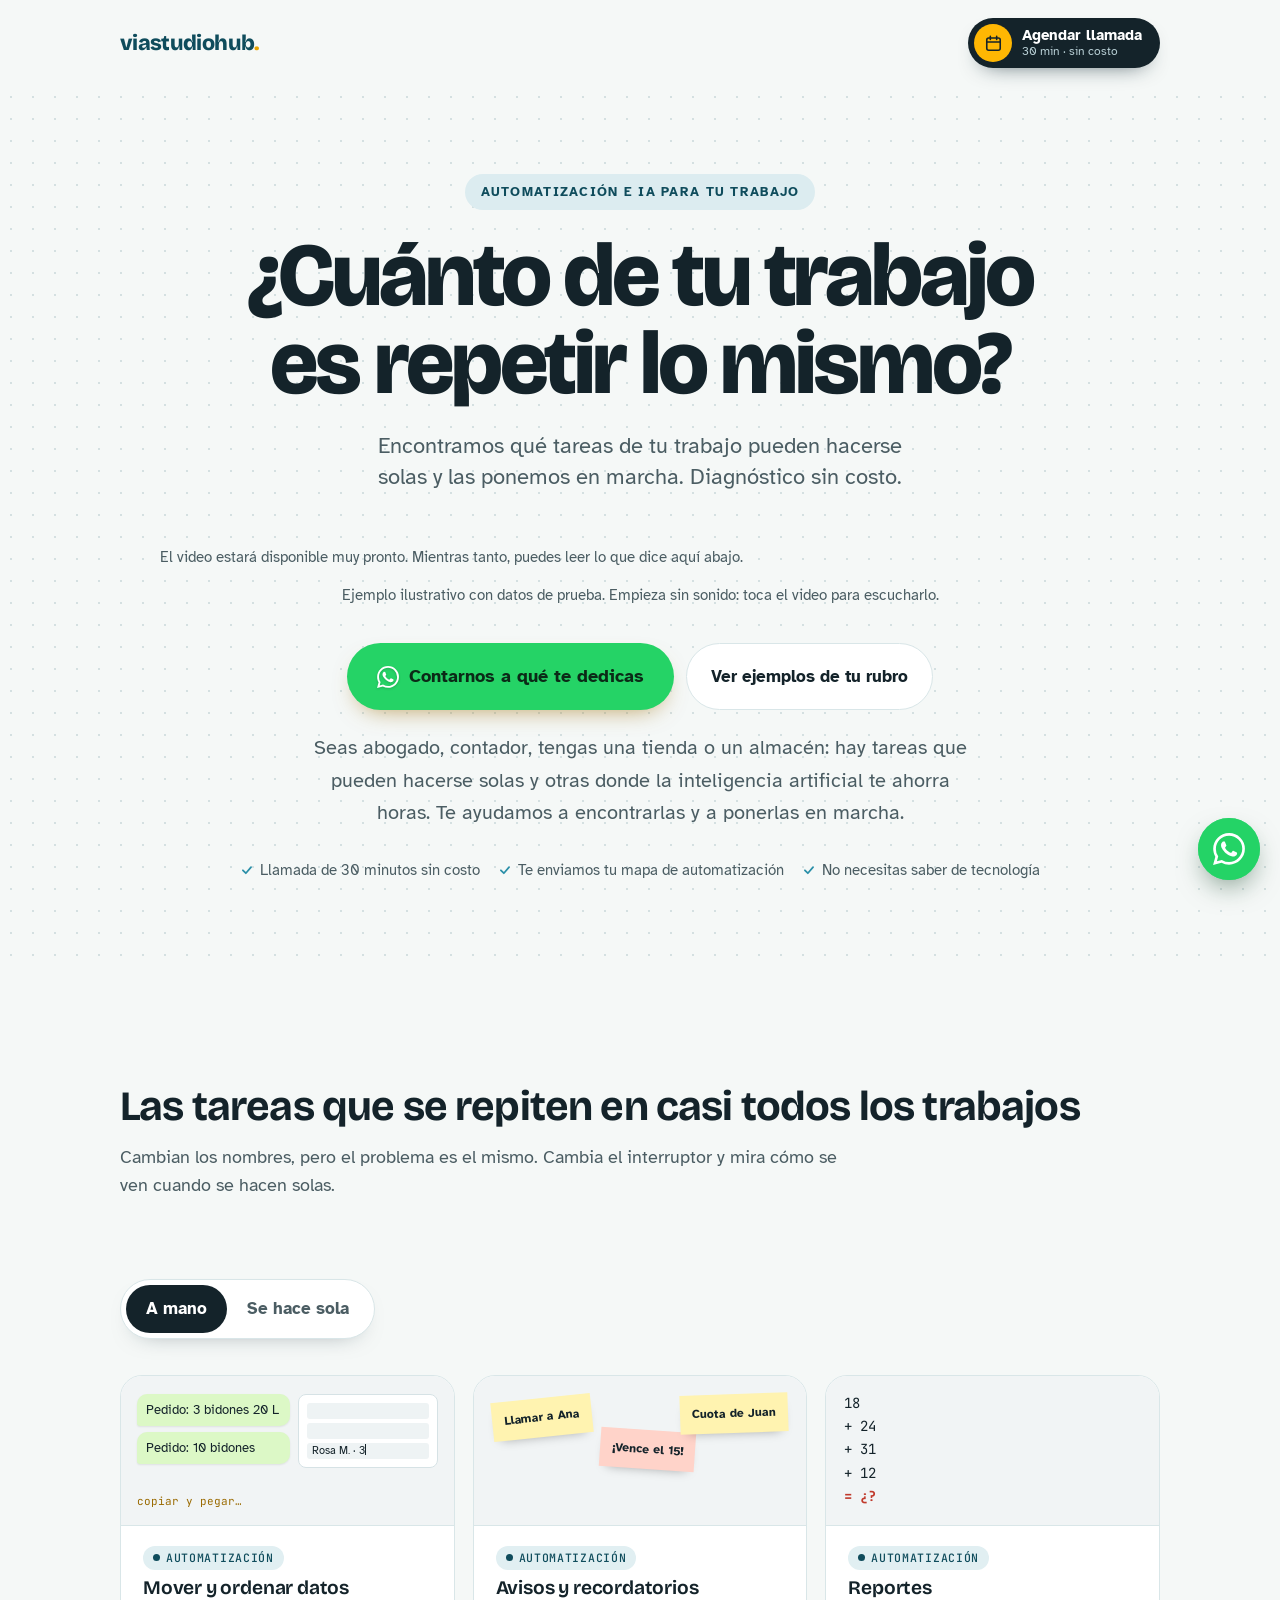
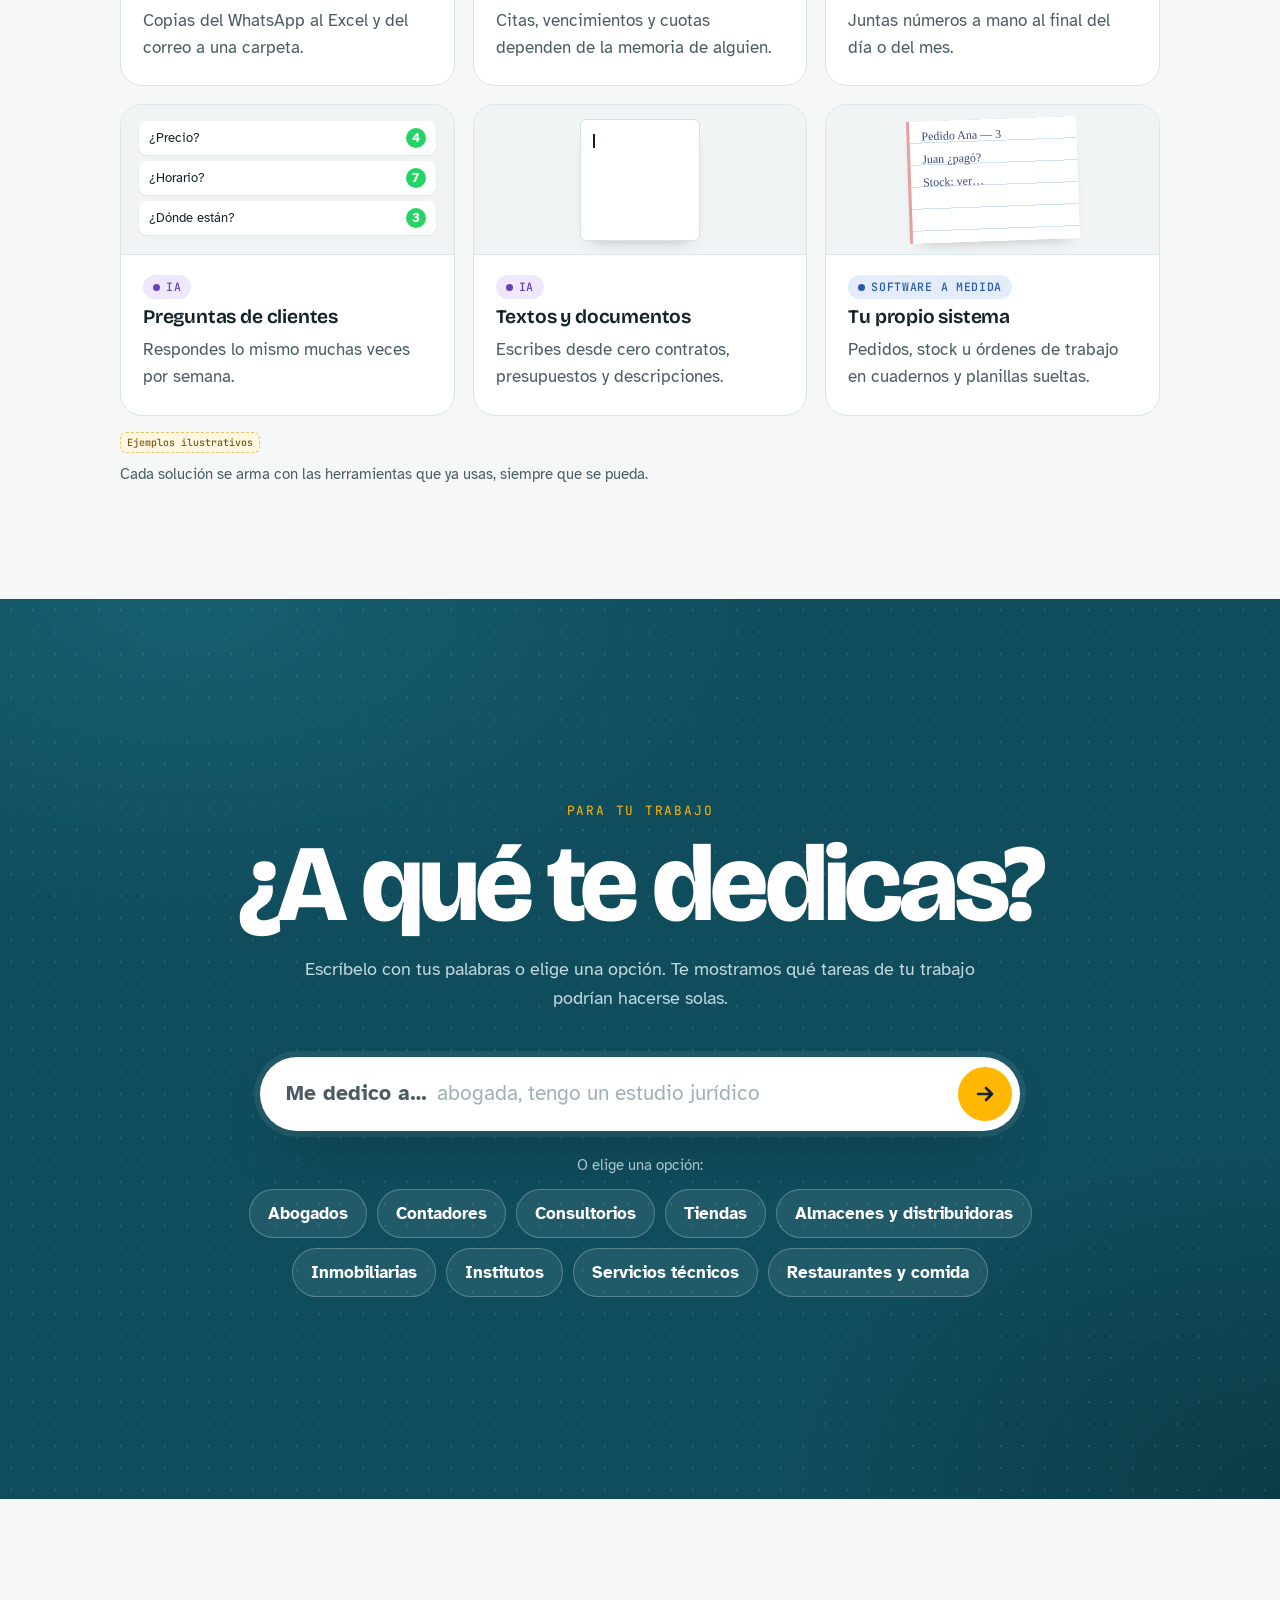
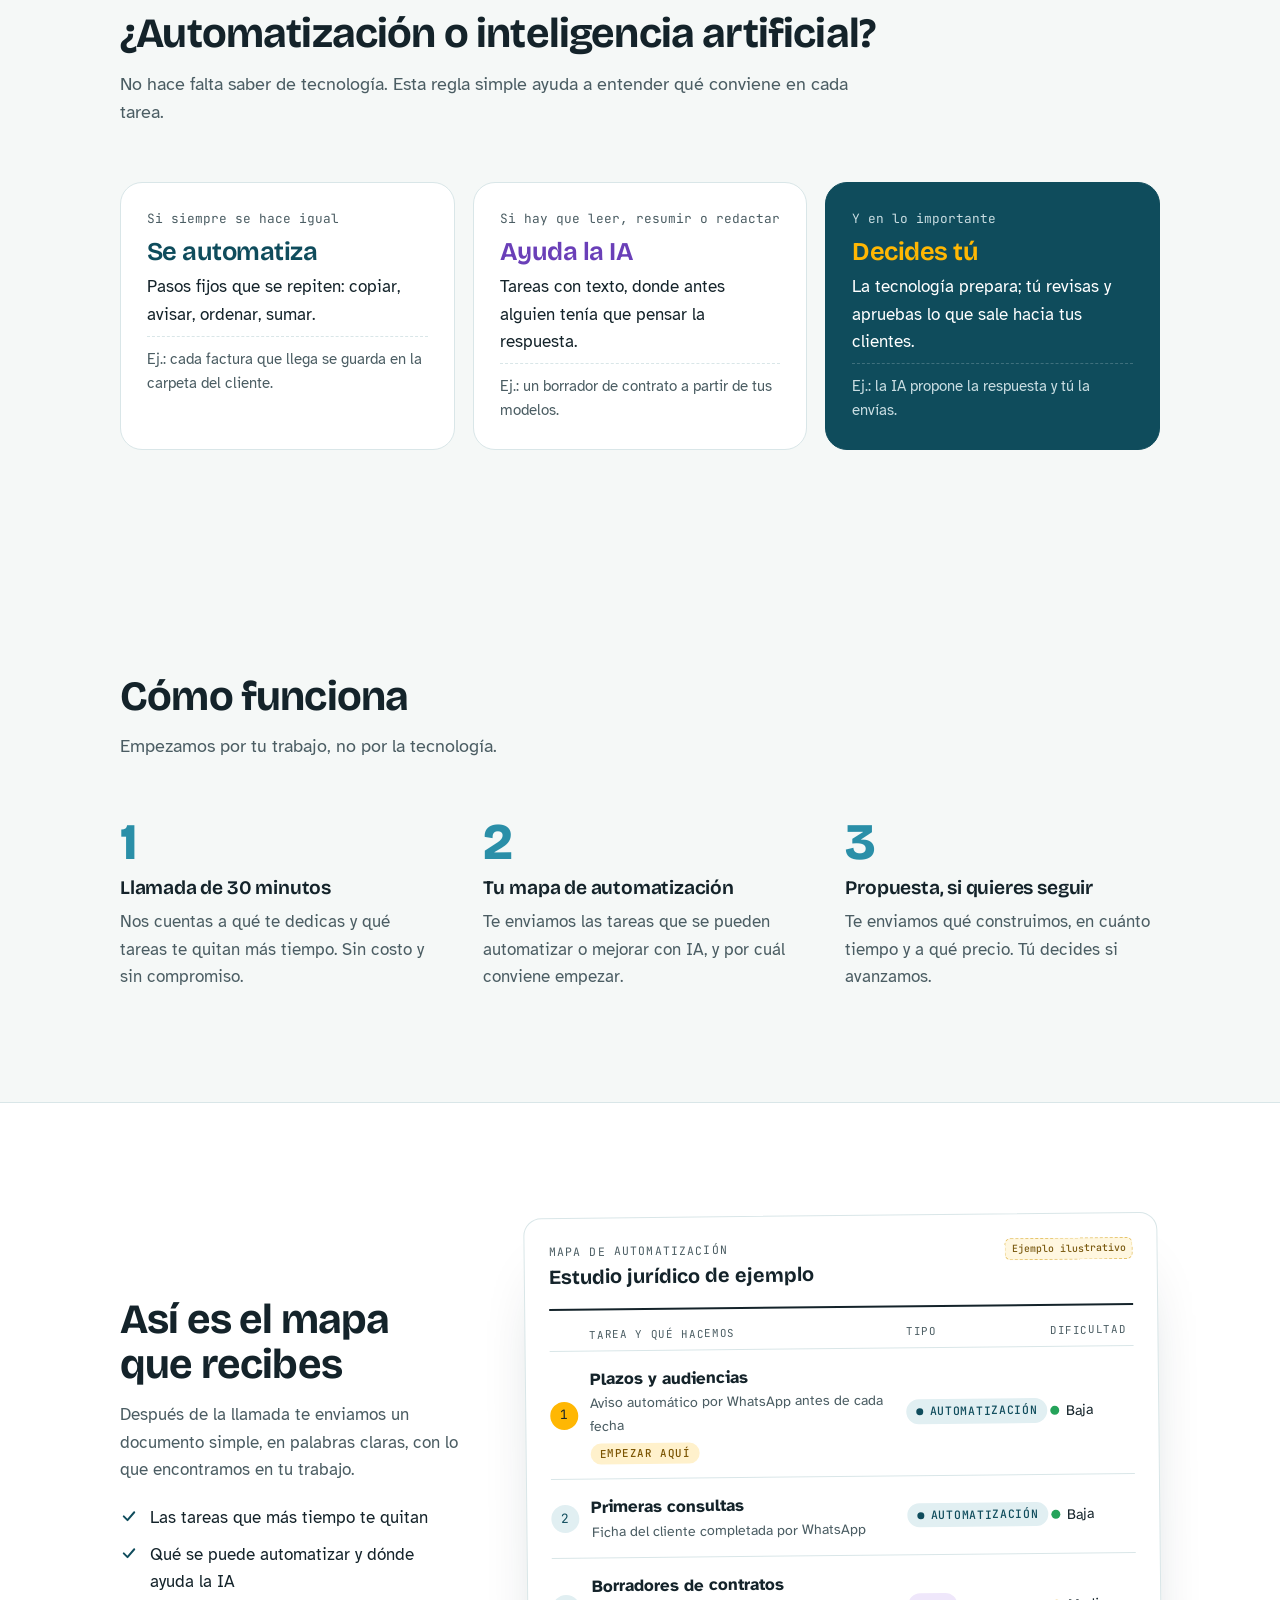
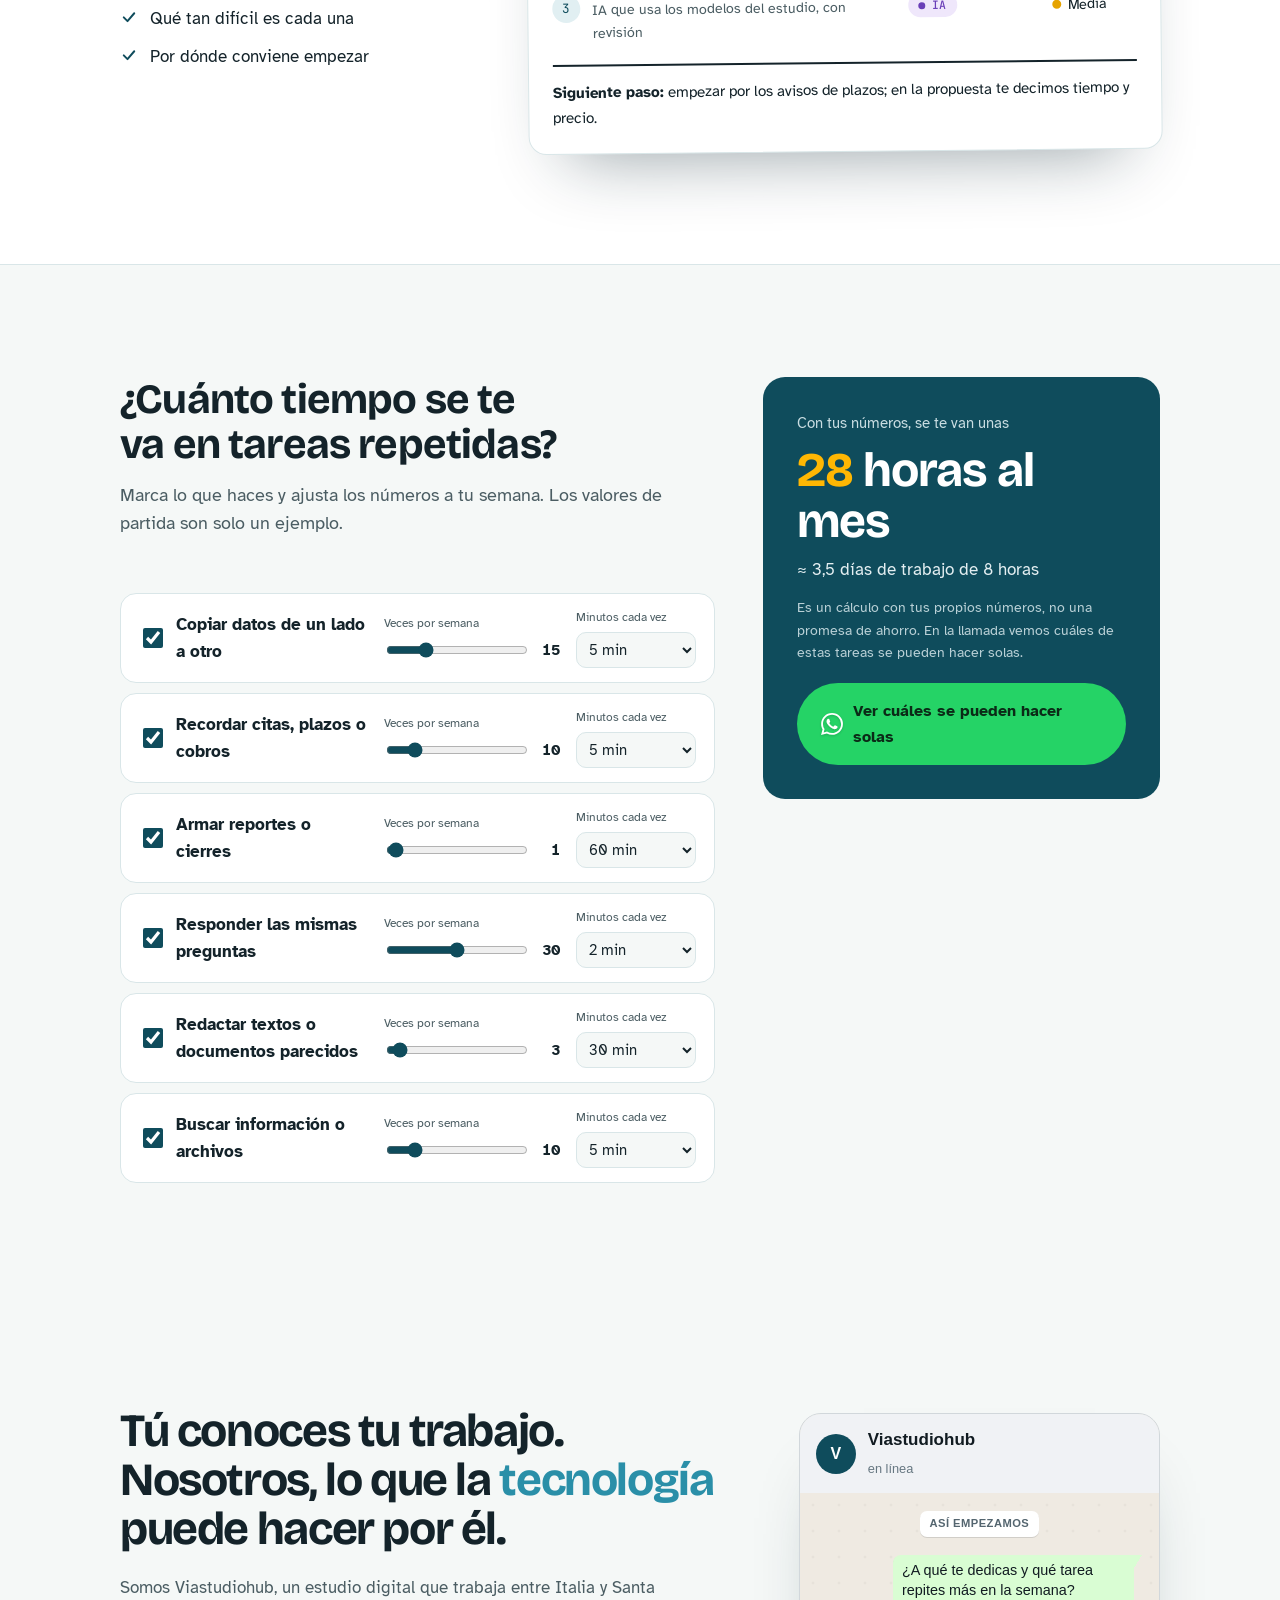
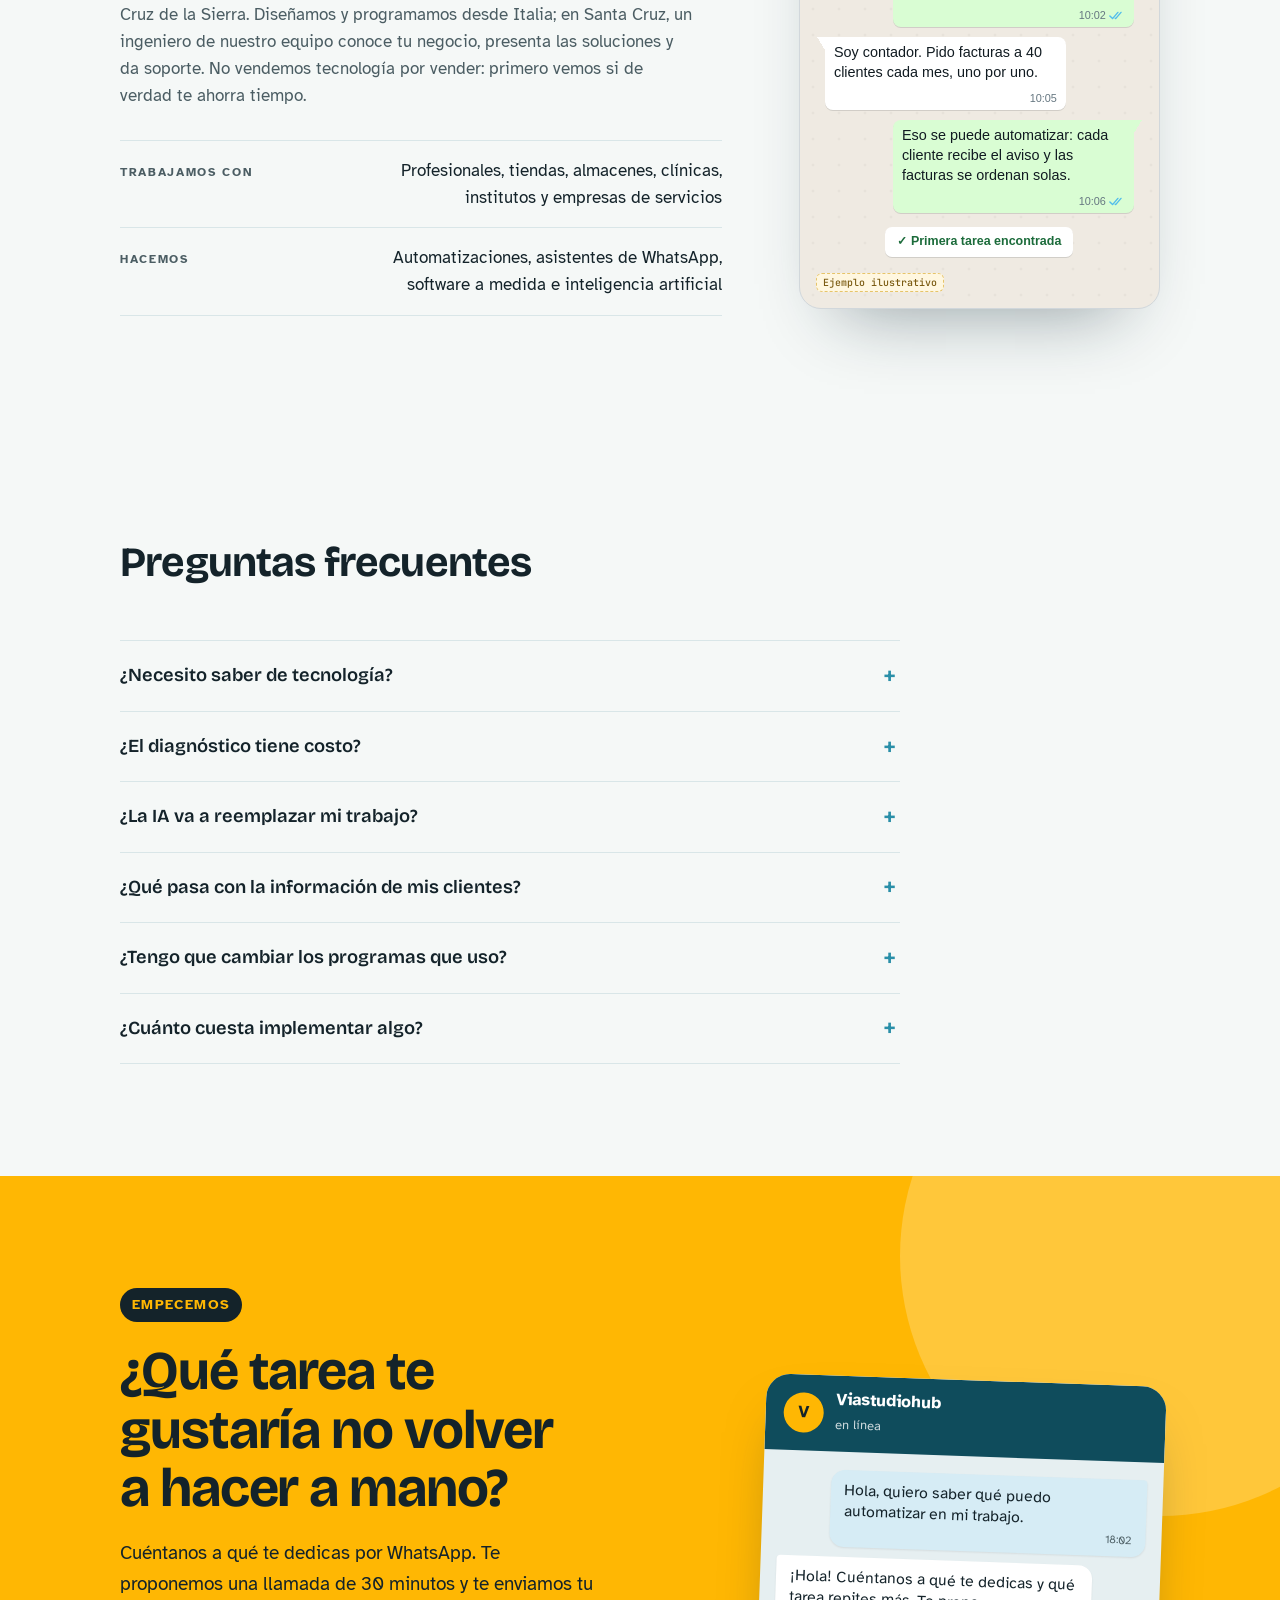
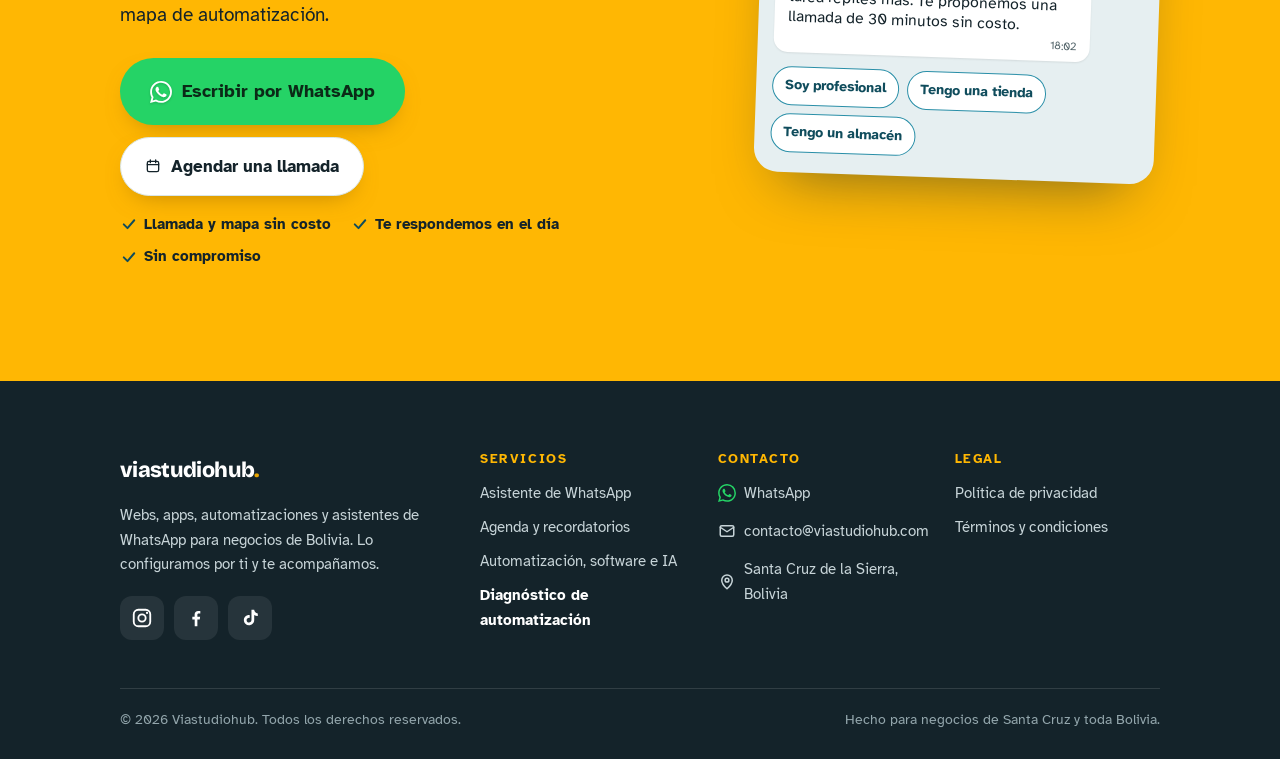
<file: diagnostico/index.html>
<!doctype html>
<html lang="es">
<head>
  <meta charset="utf-8">
  <meta name="viewport" content="width=device-width, initial-scale=1">
  <title>¿Qué parte de tu trabajo puede hacerse sola? | Viastudiohub</title>
  <meta name="description" content="Te ayudamos a descubrir qué tareas de tu trabajo se pueden automatizar y dónde te puede ayudar la inteligencia artificial. Para profesionales, tiendas, almacenes y empresas de Santa Cruz.">
  <meta property="og:title" content="Automatización e IA para tu trabajo, sin saber de tecnología | Viastudiohub">
  <meta property="og:description" content="Te ayudamos a descubrir qué tareas de tu trabajo se pueden automatizar y dónde te puede ayudar la inteligencia artificial. Para profesionales, tiendas, almacenes y empresas de Santa Cruz.">
  <meta property="og:type" content="website">
  <meta property="og:url" content="https://viastudiohub.com/diagnostico/">
  <link rel="canonical" href="https://viastudiohub.com/diagnostico/">
  <meta name="theme-color" content="#0f4c5c">
  <link rel="icon" href="data:image/svg+xml,%3Csvg xmlns='http://www.w3.org/2000/svg' viewBox='0 0 32 32'%3E%3Crect width='32' height='32' rx='8' fill='%230f4c5c'/%3E%3Ccircle cx='23' cy='9' r='4' fill='%23ffb703'/%3E%3C/svg%3E">
  <link rel="preconnect" href="https://fonts.googleapis.com">
  <link rel="preconnect" href="https://fonts.gstatic.com" crossorigin>
  <link href="https://fonts.googleapis.com/css2?family=Atkinson+Hyperlegible:wght@400;700&family=Bricolage+Grotesque:opsz,wght@12..96,600;12..96,650;12..96,700;12..96,800&family=JetBrains+Mono:wght@500&display=swap" rel="stylesheet">
  <link rel="stylesheet" href="../assets/css/vsh.css?v=e7c232f7">
</head>
<body>

<header class="cabecera">
  <div class="contenedor">
    <a class="marca" href="https://viastudiohub.com/">viastudiohub<span>.</span></a>
    <button type="button" class="boton-agenda" data-agenda><span class="ba-ico"><svg class="i-cal" viewBox="0 0 24 24" fill="none" stroke="currentColor" stroke-width="2" stroke-linecap="round" aria-hidden="true"><rect x="3.5" y="5" width="17" height="15.5" rx="2.5"/><path d="M3.5 10h17M8 3v4M16 3v4"/></svg></span><span class="ba-txt"><b>Agendar llamada</b><small>30 min · sin costo</small></span></button>
  </div>
</header>

<main>
  <section class="hero2">
    <div class="contenedor">
      <p class="hero2-ante">Automatización e IA para tu trabajo</p>
      <h1>¿Cuánto de tu trabajo es repetir lo mismo?</h1>
      <p class="hero2-sub">Encontramos qué tareas de tu trabajo pueden hacerse solas y las ponemos en marcha. Diagnóstico sin costo.</p>
      <figure class="video-marco hero-video" id="video">
        <button type="button" class="video-portada" data-src="../assets/video/soluciones.mp4" data-poster="../assets/video/soluciones-poster.jpg" aria-label="Reproducir el video: Menos trabajo repetido, 1:16">
          <span class="video-rubros"><span>Profesionales</span><span>Tiendas</span><span>Almacenes</span></span>
          <span class="video-burbujas" aria-hidden="true"><span class="c">Pedido nuevo · 3 bidones de 20 L</span><span class="a">Anotado en la planilla ✓</span><span class="n">Resumen del día enviado</span></span>
          <span class="video-play"><svg viewBox="0 0 24 24" fill="currentColor" aria-hidden="true"><path d="M7 4.5v15a1 1 0 0 0 1.5.86l12.5-7.5a1 1 0 0 0 0-1.72L8.5 3.64A1 1 0 0 0 7 4.5Z"/></svg></span>
          <span class="video-info"><strong>Menos trabajo repetido</strong><span>1:16 · con subtítulos</span></span>
        </button>
        <figcaption>Ejemplo ilustrativo con datos de prueba. Empieza sin sonido: toca el video para escucharlo.</figcaption>
      </figure>
      <div class="hero2-acciones hero-accion">
        <a class="boton boton-grande" href="#" data-wa="Hola, quiero saber qué tareas de mi trabajo se pueden automatizar."><svg class="wa-logo" viewBox="0 0 24 24" fill="currentColor" aria-hidden="true"><path d="M17.472 14.382c-.297-.149-1.758-.867-2.03-.967-.273-.099-.471-.148-.67.15-.197.297-.767.966-.94 1.164-.173.199-.347.223-.644.075-.297-.15-1.255-.463-2.39-1.475-.883-.788-1.48-1.761-1.653-2.059-.173-.297-.018-.458.13-.606.134-.133.298-.347.446-.52.149-.174.198-.298.298-.497.099-.198.05-.371-.025-.52-.075-.149-.669-1.612-.916-2.207-.242-.579-.487-.5-.669-.51-.173-.008-.371-.01-.57-.01-.198 0-.52.074-.792.372-.272.297-1.04 1.016-1.04 2.479 0 1.462 1.065 2.875 1.213 3.074.149.198 2.096 3.2 5.077 4.487.709.306 1.262.489 1.694.625.712.227 1.36.195 1.871.118.571-.085 1.758-.719 2.006-1.413.248-.694.248-1.289.173-1.413-.074-.124-.272-.198-.57-.347m-5.421 7.403h-.004a9.87 9.87 0 0 1-5.031-1.378l-.361-.214-3.741.982.998-3.648-.235-.374a9.86 9.86 0 0 1-1.51-5.26c.001-5.45 4.436-9.884 9.888-9.884 2.64 0 5.122 1.03 6.988 2.898a9.825 9.825 0 0 1 2.893 6.994c-.003 5.45-4.437 9.884-9.885 9.884m8.413-18.297A11.815 11.815 0 0 0 12.05 0C5.495 0 .16 5.335.157 11.892c0 2.096.547 4.142 1.588 5.945L.057 24l6.305-1.654a11.882 11.882 0 0 0 5.683 1.448h.005c6.554 0 11.89-5.335 11.893-11.893a11.821 11.821 0 0 0-3.48-8.413Z"/></svg>Contarnos a qué te dedicas</a>
        <a class="boton-sec" href="#rubros">Ver ejemplos de tu rubro</a>
      </div>
      <p class="hero2-bajada hero-bajada-bajo">Seas abogado, contador, tengas una tienda o un almacén: hay tareas que pueden hacerse solas y otras donde la inteligencia artificial te ahorra horas. Te ayudamos a encontrarlas y a ponerlas en marcha.</p>
      <ul class="tranquilidad hero2-tranq"><li>Llamada de 30 minutos sin costo</li><li>Te enviamos tu mapa de automatización</li><li>No necesitas saber de tecnología</li></ul>
    </div>
  </section>


  <section class="seccion tareas-sec" id="tareas" aria-labelledby="tareas-titulo">
    <div class="contenedor">
      <div class="tz-cab">
        <div class="seccion-titulo"><h2 id="tareas-titulo">Las tareas que se repiten en casi todos los trabajos</h2><p>Cambian los nombres, pero el problema es el mismo. Cambia el interruptor y mira cómo se ven cuando se hacen solas.</p></div>
        <div class="tz-switch" role="group" aria-label="Ver las tareas">
          <button type="button" class="activo" aria-pressed="true" data-modo="manual">A mano</button>
          <button type="button" aria-pressed="false" data-modo="auto">Se hace sola</button>
        </div>
      </div>
      <ul class="tz-grid"><li class="tz-card">
          <div class="tz-escena" aria-hidden="true"><div class="tz-capa tz-m"><div class="tz-chat"><span>Pedido: 3 bidones 20 L</span><span>Pedido: 10 bidones</span></div>
               <div class="tz-hoja"><i></i><i></i><i class="tz-escribe">Rosa M. · 3<b></b></i></div>
               <span class="tz-nota-m">copiar y pegar…</span></div><div class="tz-capa tz-a"><div class="tz-chat"><span>Pedido: 3 bidones 20 L</span></div>
               <span class="tz-viaje"></span>
               <div class="tz-hoja"><i></i><i></i><i class="tz-nueva">Rosa M. · 3 · Nuevo</i></div></div></div>
          <div class="tz-txt">
            <span class="rb-tipo tp-auto">Automatización</span>
            <h3>Mover y ordenar datos</h3>
            <p class="tz-hoy">Copias del WhatsApp al Excel y del correo a una carpeta.</p>
            <p class="tz-solo">Cada pedido, formulario o archivo llega solo a su lugar.</p>
          </div>
        </li><li class="tz-card">
          <div class="tz-escena" aria-hidden="true"><div class="tz-capa tz-m"><span class="tz-postit p1">Llamar a Ana</span><span class="tz-postit p2">¡Vence el 15!</span><span class="tz-postit p3">Cuota de Juan</span></div><div class="tz-capa tz-a"><div class="tz-wa"><b>Recordatorio</b>Tu cita es mañana a las 10:00.<small>09:00 ✓✓</small></div>
               <div class="tz-wa tz-wa2"><b>Recordatorio</b>Tu cuota vence el viernes.<small>09:00 ✓✓</small></div></div></div>
          <div class="tz-txt">
            <span class="rb-tipo tp-auto">Automatización</span>
            <h3>Avisos y recordatorios</h3>
            <p class="tz-hoy">Citas, vencimientos y cuotas dependen de la memoria de alguien.</p>
            <p class="tz-solo">Tus clientes y tu equipo reciben el aviso a tiempo, por WhatsApp.</p>
          </div>
        </li><li class="tz-card">
          <div class="tz-escena" aria-hidden="true"><div class="tz-capa tz-m"><div class="tz-suma"><span>18</span><span>+ 24</span><span>+ 31</span><span>+ 12</span><span class="tz-q">= ¿?</span></div></div><div class="tz-capa tz-a"><div class="tz-graf"><i style="--h:40%"></i><i style="--h:65%"></i><i style="--h:50%"></i><i style="--h:85%"></i><i style="--h:70%"></i></div>
               <span class="tz-chip-r">Resumen del día · 20:00</span></div></div>
          <div class="tz-txt">
            <span class="rb-tipo tp-auto">Automatización</span>
            <h3>Reportes</h3>
            <p class="tz-hoy">Juntas números a mano al final del día o del mes.</p>
            <p class="tz-solo">El resumen te llega solo cada noche o cada semana.</p>
          </div>
        </li><li class="tz-card">
          <div class="tz-escena" aria-hidden="true"><div class="tz-capa tz-m"><div class="tz-lista"><span>¿Precio? <em>4</em></span><span>¿Horario? <em>7</em></span><span>¿Dónde están? <em>3</em></span></div></div><div class="tz-capa tz-a"><div class="tz-conv"><span class="q">¿A qué hora abren?</span><span class="r">De lunes a sábado, de 9:00 a 19:00 😊</span></div></div></div>
          <div class="tz-txt">
            <span class="rb-tipo tp-ia">IA</span>
            <h3>Preguntas de clientes</h3>
            <p class="tz-hoy">Respondes lo mismo muchas veces por semana.</p>
            <p class="tz-solo">Un asistente responde lo frecuente con la información que tú apruebas.</p>
          </div>
        </li><li class="tz-card">
          <div class="tz-escena" aria-hidden="true"><div class="tz-capa tz-m"><div class="tz-doc vacio"><span class="tz-cursor"></span></div></div><div class="tz-capa tz-a"><div class="tz-doc"><i></i><i></i><i></i><i></i></div><span class="tz-chip-r tz-revisa">Borrador · lo revisas tú</span></div></div>
          <div class="tz-txt">
            <span class="rb-tipo tp-ia">IA</span>
            <h3>Textos y documentos</h3>
            <p class="tz-hoy">Escribes desde cero contratos, presupuestos y descripciones.</p>
            <p class="tz-solo">La IA prepara el borrador con tus modelos y tú lo revisas.</p>
          </div>
        </li><li class="tz-card">
          <div class="tz-escena" aria-hidden="true"><div class="tz-capa tz-m"><div class="tz-cuaderno"><span>Pedido Ana — 3</span><span>Juan ¿pagó?</span><span>Stock: ver…</span></div></div><div class="tz-capa tz-a"><div class="tz-panel"><span><small>Pedidos</small><b>24</b></span><span><small>Por cobrar</small><b>Bs 1.840</b></span><span><small>Entregas</small><b>9/12</b></span></div></div></div>
          <div class="tz-txt">
            <span class="rb-tipo tp-sw">Software a medida</span>
            <h3>Tu propio sistema</h3>
            <p class="tz-hoy">Pedidos, stock u órdenes de trabajo en cuadernos y planillas sueltas.</p>
            <p class="tz-solo">Una herramienta simple, a tu medida, en el celular y la computadora.</p>
          </div>
        </li></ul>
      <p class="rb-nota"><span class="dp-ejemplo">Ejemplos ilustrativos</span> Cada solución se arma con las herramientas que ya usas, siempre que se pueda.</p>
    </div>
  </section>

  <section class="dq" id="rubros" aria-labelledby="rubros-titulo">
    <div class="contenedor dq-centro">
      <p class="dq-ante">Para tu trabajo</p>
      <h2 id="rubros-titulo">¿A qué te dedicas?</h2>
      <p class="dq-bajada">Escríbelo con tus palabras o elige una opción. Te mostramos qué tareas de tu trabajo podrían hacerse solas.</p>
      <form class="dq-form" role="search" autocomplete="off">
        <label class="visualmente-oculto" for="dq-campo">Escribe a qué te dedicas</label>
        <span class="dq-yo" aria-hidden="true">Me dedico a…</span>
        <input id="dq-campo" class="dq-campo" type="text" maxlength="80" placeholder="abogada, tengo un estudio jurídico" data-ejemplos="abogada, tengo un estudio jurídico|contador independiente|tengo una ferretería|una distribuidora de bebidas|doy clases de inglés|hago instalaciones eléctricas" aria-describedby="dq-ayuda">
        <button type="submit" class="dq-ir" aria-label="Ver ejemplos"><svg viewBox="0 0 24 24" fill="none" stroke="currentColor" stroke-width="2.6" stroke-linecap="round" stroke-linejoin="round" aria-hidden="true"><path d="M5 12h14M13 6l6 6-6 6"/></svg></button>
      </form>
      <p id="dq-ayuda" class="dq-ayuda">O elige una opción:</p>
      <div class="dq-atajos"><button type="button" class="dq-atajo" data-rubro="abogados" data-frase="Soy abogado">Abogados</button><button type="button" class="dq-atajo" data-rubro="contadores" data-frase="Soy contador">Contadores</button><button type="button" class="dq-atajo" data-rubro="consultorios" data-frase="Tengo un consultorio">Consultorios</button><button type="button" class="dq-atajo" data-rubro="tiendas" data-frase="Tengo una tienda">Tiendas</button><button type="button" class="dq-atajo" data-rubro="almacenes" data-frase="Tengo una distribuidora">Almacenes y distribuidoras</button><button type="button" class="dq-atajo" data-rubro="inmobiliarias" data-frase="Trabajo en bienes raíces">Inmobiliarias</button><button type="button" class="dq-atajo" data-rubro="institutos" data-frase="Tengo un instituto">Institutos</button><button type="button" class="dq-atajo" data-rubro="servicios" data-frase="Hago instalaciones y reparaciones">Servicios técnicos</button><button type="button" class="dq-atajo" data-rubro="restaurantes" data-frase="Tengo un restaurante">Restaurantes y comida</button></div>

      <div class="dq-resultado" aria-live="polite" hidden>
        <div class="dq-res-cab">
          <div>
            <p class="dq-para">Ejemplos para <span class="dq-eco"></span></p>
            <h3 class="dq-titulo"></h3>
          </div>
          <a class="boton boton-grande dq-wa" href="#" data-wa="Hola, quiero saber qué tareas de mi trabajo se pueden automatizar."><svg class="wa-logo" viewBox="0 0 24 24" fill="currentColor" aria-hidden="true"><path d="M17.472 14.382c-.297-.149-1.758-.867-2.03-.967-.273-.099-.471-.148-.67.15-.197.297-.767.966-.94 1.164-.173.199-.347.223-.644.075-.297-.15-1.255-.463-2.39-1.475-.883-.788-1.48-1.761-1.653-2.059-.173-.297-.018-.458.13-.606.134-.133.298-.347.446-.52.149-.174.198-.298.298-.497.099-.198.05-.371-.025-.52-.075-.149-.669-1.612-.916-2.207-.242-.579-.487-.5-.669-.51-.173-.008-.371-.01-.57-.01-.198 0-.52.074-.792.372-.272.297-1.04 1.016-1.04 2.479 0 1.462 1.065 2.875 1.213 3.074.149.198 2.096 3.2 5.077 4.487.709.306 1.262.489 1.694.625.712.227 1.36.195 1.871.118.571-.085 1.758-.719 2.006-1.413.248-.694.248-1.289.173-1.413-.074-.124-.272-.198-.57-.347m-5.421 7.403h-.004a9.87 9.87 0 0 1-5.031-1.378l-.361-.214-3.741.982.998-3.648-.235-.374a9.86 9.86 0 0 1-1.51-5.26c.001-5.45 4.436-9.884 9.888-9.884 2.64 0 5.122 1.03 6.988 2.898a9.825 9.825 0 0 1 2.893 6.994c-.003 5.45-4.437 9.884-9.885 9.884m8.413-18.297A11.815 11.815 0 0 0 12.05 0C5.495 0 .16 5.335.157 11.892c0 2.096.547 4.142 1.588 5.945L.057 24l6.305-1.654a11.882 11.882 0 0 0 5.683 1.448h.005c6.554 0 11.89-5.335 11.893-11.893a11.821 11.821 0 0 0-3.48-8.413Z"/></svg>Quiero ver qué puedo automatizar</a>
        </div>
        <div class="dq-panel" id="panel-abogados" data-rubro="abogados" data-nombre="Estudio jurídico" data-titulo="Si eres abogado o tienes un estudio jurídico" data-claves="abogad|juridic|legal|notari|derecho|bufete|penal|laboral|civil" hidden>
          <ul class="rb-ideas dq-ideas"><li class="rb-idea">
            <span class="rb-tipo tp-auto">Automatización</span>
            <h4>Plazos y audiencias</h4>
            <p class="rb-hoy"><b>Hoy:</b> Las fechas viven en una agenda o en la memoria.</p>
            <p class="rb-ahora"><b>Así podría ser:</b> Te llega un aviso por WhatsApp días antes de cada plazo.</p>
          </li><li class="rb-idea">
            <span class="rb-tipo tp-ia">IA</span>
            <h4>Borradores de contratos y escritos</h4>
            <p class="rb-hoy"><b>Hoy:</b> Copias un modelo anterior y cambias los datos a mano.</p>
            <p class="rb-ahora"><b>Así podría ser:</b> La IA arma un borrador con tus propios modelos y tú lo revisas.</p>
          </li><li class="rb-idea">
            <span class="rb-tipo tp-ia">IA</span>
            <h4>Documentos largos</h4>
            <p class="rb-hoy"><b>Hoy:</b> Lees decenas de páginas para encontrar lo importante.</p>
            <p class="rb-ahora"><b>Así podría ser:</b> Recibes un resumen con los puntos clave y dónde están en el documento.</p>
          </li><li class="rb-idea">
            <span class="rb-tipo tp-auto">Automatización</span>
            <h4>Primeras consultas</h4>
            <p class="rb-hoy"><b>Hoy:</b> Pides los mismos datos a cada cliente nuevo.</p>
            <p class="rb-ahora"><b>Así podría ser:</b> El cliente completa sus datos por WhatsApp y te llega la ficha lista.</p>
          </li></ul>
        </div><div class="dq-panel" id="panel-contadores" data-rubro="contadores" data-nombre="Estudio contable" data-titulo="Si eres contador o tienes un estudio contable" data-claves="contad|contable|auditor|impuest|tribut|contabilidad|facturacion" hidden>
          <ul class="rb-ideas dq-ideas"><li class="rb-idea">
            <span class="rb-tipo tp-auto">Automatización</span>
            <h4>Facturas de tus clientes</h4>
            <p class="rb-hoy"><b>Hoy:</b> Llegan por WhatsApp y correo, mezcladas.</p>
            <p class="rb-ahora"><b>Así podría ser:</b> Se guardan solas en una carpeta y una planilla por cliente.</p>
          </li><li class="rb-idea">
            <span class="rb-tipo tp-auto">Automatización</span>
            <h4>Documentos que faltan</h4>
            <p class="rb-hoy"><b>Hoy:</b> Revisas cliente por cliente qué no llegó.</p>
            <p class="rb-ahora"><b>Así podría ser:</b> Cada cliente recibe un aviso con lo que le falta antes del cierre.</p>
          </li><li class="rb-idea">
            <span class="rb-tipo tp-auto">Automatización</span>
            <h4>Vencimientos</h4>
            <p class="rb-hoy"><b>Hoy:</b> Un calendario que actualizas a mano.</p>
            <p class="rb-ahora"><b>Así podría ser:</b> Recordatorios automáticos para ti y para cada cliente.</p>
          </li><li class="rb-idea">
            <span class="rb-tipo tp-ia">IA</span>
            <h4>Consultas repetidas</h4>
            <p class="rb-hoy"><b>Hoy:</b> Respondes las mismas dudas una y otra vez.</p>
            <p class="rb-ahora"><b>Así podría ser:</b> La IA prepara la respuesta con tu información y tú la apruebas.</p>
          </li></ul>
        </div><div class="dq-panel" id="panel-consultorios" data-rubro="consultorios" data-nombre="Consultorio o clínica" data-titulo="Si tienes un consultorio, clínica o centro de salud" data-claves="medic|doctor|dentist|odontolog|clinica|consultorio|psicolog|nutricion|fisioterap|kinesiolog|estetica|veterinar|salud|laboratorio|pediatr|ginecolog" hidden>
          <ul class="rb-ideas dq-ideas"><li class="rb-idea">
            <span class="rb-tipo tp-auto">Automatización</span>
            <h4>Recordatorio de citas</h4>
            <p class="rb-hoy"><b>Hoy:</b> Llamas o escribes paciente por paciente.</p>
            <p class="rb-ahora"><b>Así podría ser:</b> Cada paciente recibe el recordatorio y confirma por WhatsApp.</p>
          </li><li class="rb-idea">
            <span class="rb-tipo tp-auto">Automatización</span>
            <h4>Cambios de horario</h4>
            <p class="rb-hoy"><b>Hoy:</b> Reprogramar lleva varios mensajes de ida y vuelta.</p>
            <p class="rb-ahora"><b>Así podría ser:</b> La solicitud de cambio te llega ordenada para que la confirmes.</p>
          </li><li class="rb-idea">
            <span class="rb-tipo tp-auto">Automatización</span>
            <h4>Datos de pacientes</h4>
            <p class="rb-hoy"><b>Hoy:</b> En papel o repartidos en varios archivos.</p>
            <p class="rb-ahora"><b>Así podría ser:</b> Una ficha digital simple, en un solo lugar.</p>
          </li><li class="rb-idea">
            <span class="rb-tipo tp-ia">IA</span>
            <h4>Preguntas generales</h4>
            <p class="rb-hoy"><b>Hoy:</b> Horarios, servicios y requisitos, muchas veces al día.</p>
            <p class="rb-ahora"><b>Así podría ser:</b> Un asistente responde lo general. Nunca da consejos médicos.</p>
          </li></ul>
        </div><div class="dq-panel" id="panel-tiendas" data-rubro="tiendas" data-nombre="Tienda" data-titulo="Si tienes una tienda o vendes por redes" data-claves="tienda|boutique|ropa|ferreter|farmacia|minimarket|libreria|comercio|tiendita|zapater|cosmetic|celulares|repuestos|joyeria|regalos" hidden>
          <ul class="rb-ideas dq-ideas"><li class="rb-idea">
            <span class="rb-tipo tp-ia">IA</span>
            <h4>Consultas de productos</h4>
            <p class="rb-hoy"><b>Hoy:</b> Respondes precios y disponibilidad uno por uno.</p>
            <p class="rb-ahora"><b>Así podría ser:</b> Un asistente responde con tu lista de productos y precios.</p>
          </li><li class="rb-idea">
            <span class="rb-tipo tp-auto">Automatización</span>
            <h4>Pedidos por WhatsApp</h4>
            <p class="rb-hoy"><b>Hoy:</b> Se pierden entre chats o se anotan en un cuaderno.</p>
            <p class="rb-ahora"><b>Así podría ser:</b> Cada pedido queda en tu planilla y te llega el aviso.</p>
          </li><li class="rb-idea">
            <span class="rb-tipo tp-auto">Automatización</span>
            <h4>Productos que se agotan</h4>
            <p class="rb-hoy"><b>Hoy:</b> Te das cuenta cuando ya no hay.</p>
            <p class="rb-ahora"><b>Así podría ser:</b> Un aviso cuando un producto baja del mínimo que tú defines.</p>
          </li><li class="rb-idea">
            <span class="rb-tipo tp-auto">Automatización</span>
            <h4>Ventas del día</h4>
            <p class="rb-hoy"><b>Hoy:</b> Sumas al cerrar para saber cómo te fue.</p>
            <p class="rb-ahora"><b>Así podría ser:</b> Un resumen de ventas cada noche en tu WhatsApp.</p>
          </li></ul>
        </div><div class="dq-panel" id="panel-almacenes" data-rubro="almacenes" data-nombre="Almacén o distribuidora" data-titulo="Si tienes un almacén o una distribuidora" data-claves="almacen|distribu|deposito|mayorista|logistic|bodega|importa|exporta|stock|inventario|mercaderia" hidden>
          <ul class="rb-ideas dq-ideas"><li class="rb-idea">
            <span class="rb-tipo tp-sw">Software a medida</span>
            <h4>Entradas y salidas</h4>
            <p class="rb-hoy"><b>Hoy:</b> Se anotan en un cuaderno o en una planilla a mano.</p>
            <p class="rb-ahora"><b>Así podría ser:</b> Se registran escaneando un código QR con el celular.</p>
          </li><li class="rb-idea">
            <span class="rb-tipo tp-sw">Software a medida</span>
            <h4>Inventario</h4>
            <p class="rb-hoy"><b>Hoy:</b> Para saber qué hay, hay que contar.</p>
            <p class="rb-ahora"><b>Así podría ser:</b> El stock se actualiza con cada movimiento que se registra.</p>
          </li><li class="rb-idea">
            <span class="rb-tipo tp-auto">Automatización</span>
            <h4>Pedidos y entregas</h4>
            <p class="rb-hoy"><b>Hoy:</b> El repartidor recibe la lista por mensaje o en papel.</p>
            <p class="rb-ahora"><b>Así podría ser:</b> Del pedido sale la hoja de ruta del día, en su celular.</p>
          </li><li class="rb-idea">
            <span class="rb-tipo tp-ia">IA</span>
            <h4>Preguntas sobre tus números</h4>
            <p class="rb-hoy"><b>Hoy:</b> Armar un reporte lleva horas.</p>
            <p class="rb-ahora"><b>Así podría ser:</b> Preguntas «¿qué producto salió más este mes?» y la IA responde con tus datos.</p>
          </li></ul>
        </div><div class="dq-panel" id="panel-inmobiliarias" data-rubro="inmobiliarias" data-nombre="Inmobiliaria" data-titulo="Si trabajas en bienes raíces" data-claves="inmobili|bienes raices|propiedad|alquiler|anticretico|corredor|terreno|departamento" hidden>
          <ul class="rb-ideas dq-ideas"><li class="rb-idea">
            <span class="rb-tipo tp-auto">Automatización</span>
            <h4>Interesados de varias redes</h4>
            <p class="rb-hoy"><b>Hoy:</b> Llegan por Facebook, Instagram y WhatsApp, cada uno por su lado.</p>
            <p class="rb-ahora"><b>Así podría ser:</b> Todos en una sola lista, con la propiedad que les interesa.</p>
          </li><li class="rb-idea">
            <span class="rb-tipo tp-auto">Automatización</span>
            <h4>Visitas</h4>
            <p class="rb-hoy"><b>Hoy:</b> Se coordinan y recuerdan a mano.</p>
            <p class="rb-ahora"><b>Así podría ser:</b> Recordatorio automático al interesado y al agente.</p>
          </li><li class="rb-idea">
            <span class="rb-tipo tp-ia">IA</span>
            <h4>Descripciones de propiedades</h4>
            <p class="rb-hoy"><b>Hoy:</b> Escribir cada aviso desde cero.</p>
            <p class="rb-ahora"><b>Así podría ser:</b> La IA redacta un borrador con los datos que cargas y tú lo ajustas.</p>
          </li><li class="rb-idea">
            <span class="rb-tipo tp-auto">Automatización</span>
            <h4>Seguimiento</h4>
            <p class="rb-hoy"><b>Hoy:</b> Interesados que quedan sin respuesta.</p>
            <p class="rb-ahora"><b>Así podría ser:</b> Un aviso para volver a escribir a quien no respondió.</p>
          </li></ul>
        </div><div class="dq-panel" id="panel-institutos" data-rubro="institutos" data-nombre="Instituto o academia" data-titulo="Si tienes un instituto o das cursos" data-claves="institut|colegio|academ|curso|escuela|capacita|profesor|docente|universidad|clases|idioma|preuniversitario" hidden>
          <ul class="rb-ideas dq-ideas"><li class="rb-idea">
            <span class="rb-tipo tp-ia">IA</span>
            <h4>Preguntas sobre cursos</h4>
            <p class="rb-hoy"><b>Hoy:</b> Horarios, costos y requisitos, todos los días.</p>
            <p class="rb-ahora"><b>Así podría ser:</b> Un asistente responde con la información de tus cursos.</p>
          </li><li class="rb-idea">
            <span class="rb-tipo tp-auto">Automatización</span>
            <h4>Inscripciones</h4>
            <p class="rb-hoy"><b>Hoy:</b> Datos que se copian del chat a una planilla.</p>
            <p class="rb-ahora"><b>Así podría ser:</b> Los datos del alumno llegan directo a tu planilla.</p>
          </li><li class="rb-idea">
            <span class="rb-tipo tp-auto">Automatización</span>
            <h4>Cuotas</h4>
            <p class="rb-hoy"><b>Hoy:</b> Recordar a cada alumno cuándo pagar.</p>
            <p class="rb-ahora"><b>Así podría ser:</b> Un recordatorio antes de cada vencimiento.</p>
          </li><li class="rb-idea">
            <span class="rb-tipo tp-auto">Automatización</span>
            <h4>Asistencia y notas</h4>
            <p class="rb-hoy"><b>Hoy:</b> Planillas sueltas por curso.</p>
            <p class="rb-ahora"><b>Así podría ser:</b> Una planilla compartida con resumen automático por curso.</p>
          </li></ul>
        </div><div class="dq-panel" id="panel-servicios" data-rubro="servicios" data-nombre="Servicio técnico" data-titulo="Si haces instalaciones, reparaciones o mantenimiento" data-claves="tecnic|instala|repara|mantenim|plomer|electric|gasfiter|aire acondicionado|taller|mecanic|construc|carpinter|cerrajer|pintor" hidden>
          <ul class="rb-ideas dq-ideas"><li class="rb-idea">
            <span class="rb-tipo tp-auto">Automatización</span>
            <h4>Pedidos de servicio</h4>
            <p class="rb-hoy"><b>Hoy:</b> Llegan por llamada y WhatsApp, sin orden.</p>
            <p class="rb-ahora"><b>Así podría ser:</b> Cada pedido crea una orden de trabajo con los datos del cliente.</p>
          </li><li class="rb-idea">
            <span class="rb-tipo tp-sw">Software a medida</span>
            <h4>Agenda de técnicos</h4>
            <p class="rb-hoy"><b>Hoy:</b> Se reparte por mensajes cada mañana.</p>
            <p class="rb-ahora"><b>Así podría ser:</b> Cada técnico ve sus trabajos del día en el celular.</p>
          </li><li class="rb-idea">
            <span class="rb-tipo tp-ia">IA</span>
            <h4>Presupuestos</h4>
            <p class="rb-hoy"><b>Hoy:</b> Armarlos a mano lleva tiempo.</p>
            <p class="rb-ahora"><b>Así podría ser:</b> La IA prepara un borrador con tu lista de precios; tú lo revisas y lo envías.</p>
          </li><li class="rb-idea">
            <span class="rb-tipo tp-auto">Automatización</span>
            <h4>Aviso de trabajo terminado</h4>
            <p class="rb-hoy"><b>Hoy:</b> El cliente llama para preguntar.</p>
            <p class="rb-ahora"><b>Así podría ser:</b> El cliente recibe un aviso cuando su trabajo está listo.</p>
          </li></ul>
        </div><div class="dq-panel" id="panel-restaurantes" data-rubro="restaurantes" data-nombre="Restaurante o comida" data-titulo="Si tienes un restaurante, cafetería o vendes comida" data-claves="restaurant|comida|cafe|cafeteria|delivery|pasteler|panader|catering|pollo|pizz|hamburgues|heladeria|snack|cocina" hidden>
          <ul class="rb-ideas dq-ideas"><li class="rb-idea">
            <span class="rb-tipo tp-auto">Automatización</span>
            <h4>Pedidos de delivery</h4>
            <p class="rb-hoy"><b>Hoy:</b> Llegan por WhatsApp y se anotan en un papel.</p>
            <p class="rb-ahora"><b>Así podría ser:</b> Cada pedido queda en una lista y le llega el aviso a la cocina.</p>
          </li><li class="rb-idea">
            <span class="rb-tipo tp-auto">Automatización</span>
            <h4>Reservas</h4>
            <p class="rb-hoy"><b>Hoy:</b> Se pierden entre chats y llamadas.</p>
            <p class="rb-ahora"><b>Así podría ser:</b> La solicitud de reserva te llega ordenada para que la confirmes.</p>
          </li><li class="rb-idea">
            <span class="rb-tipo tp-ia">IA</span>
            <h4>Preguntas sobre el menú</h4>
            <p class="rb-hoy"><b>Hoy:</b> Horarios, precios y si hacen envíos, todo el día.</p>
            <p class="rb-ahora"><b>Así podría ser:</b> Un asistente responde con tu menú y tus horarios.</p>
          </li><li class="rb-idea">
            <span class="rb-tipo tp-auto">Automatización</span>
            <h4>Cierre del día</h4>
            <p class="rb-hoy"><b>Hoy:</b> Sumar ventas y pedidos al cerrar.</p>
            <p class="rb-ahora"><b>Así podría ser:</b> Un resumen del día en tu WhatsApp cada noche.</p>
          </li></ul>
        </div><div class="dq-panel" id="panel-general" data-rubro="general" data-nombre="tu trabajo" data-titulo="" data-claves="" hidden>
          <ul class="rb-ideas dq-ideas"><li class="rb-idea">
            <span class="rb-tipo tp-auto">Automatización</span>
            <h4>Mover y ordenar datos</h4>
            <p class="rb-hoy"><b>Hoy:</b> Copias del WhatsApp al Excel y del correo a una carpeta.</p>
            <p class="rb-ahora"><b>Así podría ser:</b> Cada pedido, formulario o archivo llega solo a su lugar.</p>
          </li><li class="rb-idea">
            <span class="rb-tipo tp-auto">Automatización</span>
            <h4>Avisos y recordatorios</h4>
            <p class="rb-hoy"><b>Hoy:</b> Citas, plazos y cobros dependen de la memoria.</p>
            <p class="rb-ahora"><b>Así podría ser:</b> Tus clientes y tu equipo reciben el aviso a tiempo.</p>
          </li><li class="rb-idea">
            <span class="rb-tipo tp-ia">IA</span>
            <h4>Preguntas de clientes</h4>
            <p class="rb-hoy"><b>Hoy:</b> Respondes lo mismo muchas veces por semana.</p>
            <p class="rb-ahora"><b>Así podría ser:</b> Un asistente responde lo frecuente con la información que tú apruebas.</p>
          </li><li class="rb-idea">
            <span class="rb-tipo tp-auto">Automatización</span>
            <h4>Reportes</h4>
            <p class="rb-hoy"><b>Hoy:</b> Juntas números a mano al final del día o del mes.</p>
            <p class="rb-ahora"><b>Así podría ser:</b> El resumen te llega solo cada noche o cada semana.</p>
          </li></ul>
        </div>
        <p class="rb-nota dq-nota"><span class="dp-ejemplo">Ejemplos ilustrativos</span> Son ideas frecuentes; en la llamada vemos cuáles tienen sentido en tu caso.</p>
      </div>
    </div>
  </section>
  <section class="seccion reglas-sec" aria-labelledby="reglas-titulo">
    <div class="contenedor">
      <div class="seccion-titulo"><h2 id="reglas-titulo">¿Automatización o inteligencia artificial?</h2><p>No hace falta saber de tecnología. Esta regla simple ayuda a entender qué conviene en cada tarea.</p></div>
      <div class="reglas"><article class="rg-card rg-auto"><span class="rg-si">Si siempre se hace igual</span><h3>Se automatiza</h3><p>Pasos fijos que se repiten: copiar, avisar, ordenar, sumar.</p><p class="rg-ej">Ej.: cada factura que llega se guarda en la carpeta del cliente.</p></article><article class="rg-card rg-ia"><span class="rg-si">Si hay que leer, resumir o redactar</span><h3>Ayuda la IA</h3><p>Tareas con texto, donde antes alguien tenía que pensar la respuesta.</p><p class="rg-ej">Ej.: un borrador de contrato a partir de tus modelos.</p></article><article class="rg-card rg-tu"><span class="rg-si">Y en lo importante</span><h3>Decides tú</h3><p>La tecnología prepara; tú revisas y apruebas lo que sale hacia tus clientes.</p><p class="rg-ej">Ej.: la IA propone la respuesta y tú la envías.</p></article></div>
    </div>
  </section>

  <section class="seccion" id="como-funciona" aria-labelledby="pasos-titulo">
    <div class="contenedor">
      <div class="seccion-titulo"><h2 id="pasos-titulo">Cómo funciona</h2><p>Empezamos por tu trabajo, no por la tecnología.</p></div>
      <ol class="pasos"><li><h3>Llamada de 30 minutos</h3><p>Nos cuentas a qué te dedicas y qué tareas te quitan más tiempo. Sin costo y sin compromiso.</p></li><li><h3>Tu mapa de automatización</h3><p>Te enviamos las tareas que se pueden automatizar o mejorar con IA, y por cuál conviene empezar.</p></li><li><h3>Propuesta, si quieres seguir</h3><p>Te enviamos qué construimos, en cuánto tiempo y a qué precio. Tú decides si avanzamos.</p></li></ol>
    </div>
  </section>

  <section class="seccion mapa-sec" aria-labelledby="mapa-titulo">
    <div class="contenedor mapa-rejilla">
      <div class="mapa-texto">
        <h2 id="mapa-titulo">Así es el mapa que recibes</h2>
        <p>Después de la llamada te enviamos un documento simple, en palabras claras, con lo que encontramos en tu trabajo.</p>
        <ul class="mapa-incluye"><li><svg viewBox="0 0 24 24" fill="none" stroke="currentColor" stroke-width="2.6" stroke-linecap="round" stroke-linejoin="round" aria-hidden="true"><path d="M5 12.5 10 17.5 19 7"/></svg><span>Las tareas que más tiempo te quitan</span></li><li><svg viewBox="0 0 24 24" fill="none" stroke="currentColor" stroke-width="2.6" stroke-linecap="round" stroke-linejoin="round" aria-hidden="true"><path d="M5 12.5 10 17.5 19 7"/></svg><span>Qué se puede automatizar y dónde ayuda la IA</span></li><li><svg viewBox="0 0 24 24" fill="none" stroke="currentColor" stroke-width="2.6" stroke-linecap="round" stroke-linejoin="round" aria-hidden="true"><path d="M5 12.5 10 17.5 19 7"/></svg><span>Qué tan difícil es cada una</span></li><li><svg viewBox="0 0 24 24" fill="none" stroke="currentColor" stroke-width="2.6" stroke-linecap="round" stroke-linejoin="round" aria-hidden="true"><path d="M5 12.5 10 17.5 19 7"/></svg><span>Por dónde conviene empezar</span></li></ul>
      </div>
      <div class="mapa-doc" role="img" aria-label="Ejemplo de mapa de automatización para un estudio jurídico: tres tareas ordenadas por dónde conviene empezar">
        <div class="mp-cab">
          <div><small>MAPA DE AUTOMATIZACIÓN</small><strong>Estudio jurídico de ejemplo</strong></div>
          <span class="dp-ejemplo">Ejemplo ilustrativo</span>
        </div>
        <div class="mp-columnas" aria-hidden="true"><span></span><span>Tarea y qué hacemos</span><span>Tipo</span><span>Dificultad</span></div>
        <div class="mp-fila mp-primero">
          <span class="mp-n">1</span>
          <div class="mp-tarea"><b>Plazos y audiencias</b><small>Aviso automático por WhatsApp antes de cada fecha</small><span class="mp-prio">Empezar aquí</span></div>
          <span class="rb-tipo tp-auto">Automatización</span>
          <span class="mp-dif"><i class="d-baja"></i>Baja</span>
        </div><div class="mp-fila">
          <span class="mp-n">2</span>
          <div class="mp-tarea"><b>Primeras consultas</b><small>Ficha del cliente completada por WhatsApp</small></div>
          <span class="rb-tipo tp-auto">Automatización</span>
          <span class="mp-dif"><i class="d-baja"></i>Baja</span>
        </div><div class="mp-fila">
          <span class="mp-n">3</span>
          <div class="mp-tarea"><b>Borradores de contratos</b><small>IA que usa los modelos del estudio, con revisión</small></div>
          <span class="rb-tipo tp-ia">IA</span>
          <span class="mp-dif"><i class="d-media"></i>Media</span>
        </div>
        <p class="mp-pie"><b>Siguiente paso:</b> empezar por los avisos de plazos; en la propuesta te decimos tiempo y precio.</p>
      </div>
    </div>
  </section>

  <section class="seccion calc-sec" id="calculadora" aria-labelledby="calc-titulo">
    <div class="contenedor calc-rejilla">
      <div>
        <div class="seccion-titulo"><h2 id="calc-titulo">¿Cuánto tiempo se te va en tareas repetidas?</h2><p>Marca lo que haces y ajusta los números a tu semana. Los valores de partida son solo un ejemplo.</p></div>
        <ul class="cl-lista"><li class="cl-fila">
          <label class="cl-check"><input type="checkbox" checked data-i="0"><span>Copiar datos de un lado a otro</span></label>
          <label class="cl-veces"><span>Veces por semana</span><input type="range" min="0" max="60" step="1" value="15" data-veces="0" aria-label="Copiar datos de un lado a otro: veces por semana"><output>15</output></label>
          <label class="cl-min"><span>Minutos cada vez</span><select data-min="0" aria-label="Copiar datos de un lado a otro: minutos cada vez"><option value="2">2 min</option><option value="5" selected>5 min</option><option value="10">10 min</option><option value="15">15 min</option><option value="20">20 min</option><option value="30">30 min</option><option value="45">45 min</option><option value="60">60 min</option></select></label>
        </li><li class="cl-fila">
          <label class="cl-check"><input type="checkbox" checked data-i="1"><span>Recordar citas, plazos o cobros</span></label>
          <label class="cl-veces"><span>Veces por semana</span><input type="range" min="0" max="60" step="1" value="10" data-veces="1" aria-label="Recordar citas, plazos o cobros: veces por semana"><output>10</output></label>
          <label class="cl-min"><span>Minutos cada vez</span><select data-min="1" aria-label="Recordar citas, plazos o cobros: minutos cada vez"><option value="2">2 min</option><option value="5" selected>5 min</option><option value="10">10 min</option><option value="15">15 min</option><option value="20">20 min</option><option value="30">30 min</option><option value="45">45 min</option><option value="60">60 min</option></select></label>
        </li><li class="cl-fila">
          <label class="cl-check"><input type="checkbox" checked data-i="2"><span>Armar reportes o cierres</span></label>
          <label class="cl-veces"><span>Veces por semana</span><input type="range" min="0" max="60" step="1" value="1" data-veces="2" aria-label="Armar reportes o cierres: veces por semana"><output>1</output></label>
          <label class="cl-min"><span>Minutos cada vez</span><select data-min="2" aria-label="Armar reportes o cierres: minutos cada vez"><option value="2">2 min</option><option value="5">5 min</option><option value="10">10 min</option><option value="15">15 min</option><option value="20">20 min</option><option value="30">30 min</option><option value="45">45 min</option><option value="60" selected>60 min</option></select></label>
        </li><li class="cl-fila">
          <label class="cl-check"><input type="checkbox" checked data-i="3"><span>Responder las mismas preguntas</span></label>
          <label class="cl-veces"><span>Veces por semana</span><input type="range" min="0" max="60" step="1" value="30" data-veces="3" aria-label="Responder las mismas preguntas: veces por semana"><output>30</output></label>
          <label class="cl-min"><span>Minutos cada vez</span><select data-min="3" aria-label="Responder las mismas preguntas: minutos cada vez"><option value="2" selected>2 min</option><option value="5">5 min</option><option value="10">10 min</option><option value="15">15 min</option><option value="20">20 min</option><option value="30">30 min</option><option value="45">45 min</option><option value="60">60 min</option></select></label>
        </li><li class="cl-fila">
          <label class="cl-check"><input type="checkbox" checked data-i="4"><span>Redactar textos o documentos parecidos</span></label>
          <label class="cl-veces"><span>Veces por semana</span><input type="range" min="0" max="60" step="1" value="3" data-veces="4" aria-label="Redactar textos o documentos parecidos: veces por semana"><output>3</output></label>
          <label class="cl-min"><span>Minutos cada vez</span><select data-min="4" aria-label="Redactar textos o documentos parecidos: minutos cada vez"><option value="2">2 min</option><option value="5">5 min</option><option value="10">10 min</option><option value="15">15 min</option><option value="20">20 min</option><option value="30" selected>30 min</option><option value="45">45 min</option><option value="60">60 min</option></select></label>
        </li><li class="cl-fila">
          <label class="cl-check"><input type="checkbox" checked data-i="5"><span>Buscar información o archivos</span></label>
          <label class="cl-veces"><span>Veces por semana</span><input type="range" min="0" max="60" step="1" value="10" data-veces="5" aria-label="Buscar información o archivos: veces por semana"><output>10</output></label>
          <label class="cl-min"><span>Minutos cada vez</span><select data-min="5" aria-label="Buscar información o archivos: minutos cada vez"><option value="2">2 min</option><option value="5" selected>5 min</option><option value="10">10 min</option><option value="15">15 min</option><option value="20">20 min</option><option value="30">30 min</option><option value="45">45 min</option><option value="60">60 min</option></select></label>
        </li></ul>
      </div>
      <aside class="cl-resultado" aria-live="polite">
        <small>Con tus números, se te van unas</small>
        <strong><span class="cl-horas">0</span> horas al mes</strong>
        <p class="cl-dias">≈ <span>0</span> días de trabajo de 8 horas</p>
        <p class="cl-aviso">Es un cálculo con tus propios números, no una promesa de ahorro. En la llamada vemos cuáles de estas tareas se pueden hacer solas.</p>
        <a class="boton" href="#" data-wa="Hola, quiero saber qué tareas de mi trabajo se pueden automatizar." data-wa-base="Hola, hice el cálculo en su página: se me van unas {h} horas al mes en tareas repetidas ({t}). Quiero ver cuáles se pueden automatizar."><svg class="wa-logo" viewBox="0 0 24 24" fill="currentColor" aria-hidden="true"><path d="M17.472 14.382c-.297-.149-1.758-.867-2.03-.967-.273-.099-.471-.148-.67.15-.197.297-.767.966-.94 1.164-.173.199-.347.223-.644.075-.297-.15-1.255-.463-2.39-1.475-.883-.788-1.48-1.761-1.653-2.059-.173-.297-.018-.458.13-.606.134-.133.298-.347.446-.52.149-.174.198-.298.298-.497.099-.198.05-.371-.025-.52-.075-.149-.669-1.612-.916-2.207-.242-.579-.487-.5-.669-.51-.173-.008-.371-.01-.57-.01-.198 0-.52.074-.792.372-.272.297-1.04 1.016-1.04 2.479 0 1.462 1.065 2.875 1.213 3.074.149.198 2.096 3.2 5.077 4.487.709.306 1.262.489 1.694.625.712.227 1.36.195 1.871.118.571-.085 1.758-.719 2.006-1.413.248-.694.248-1.289.173-1.413-.074-.124-.272-.198-.57-.347m-5.421 7.403h-.004a9.87 9.87 0 0 1-5.031-1.378l-.361-.214-3.741.982.998-3.648-.235-.374a9.86 9.86 0 0 1-1.51-5.26c.001-5.45 4.436-9.884 9.888-9.884 2.64 0 5.122 1.03 6.988 2.898a9.825 9.825 0 0 1 2.893 6.994c-.003 5.45-4.437 9.884-9.885 9.884m8.413-18.297A11.815 11.815 0 0 0 12.05 0C5.495 0 .16 5.335.157 11.892c0 2.096.547 4.142 1.588 5.945L.057 24l6.305-1.654a11.882 11.882 0 0 0 5.683 1.448h.005c6.554 0 11.89-5.335 11.893-11.893a11.821 11.821 0 0 0-3.48-8.413Z"/></svg>Ver cuáles se pueden hacer solas</a>
      </aside>
    </div>
  </section>

  <section class="seccion quienes" id="quienes" aria-labelledby="quienes-titulo">
    <div class="contenedor quienes-rejilla">
      <div class="quienes-texto">
        <h2 id="quienes-titulo">Tú conoces tu trabajo. Nosotros, lo que la <span class="resalte">tecnología</span> puede hacer por él.</h2>
        <p>Somos Viastudiohub, un estudio digital que trabaja entre Italia y Santa Cruz de la Sierra. Diseñamos y programamos desde Italia; en Santa Cruz, un ingeniero de nuestro equipo conoce tu negocio, presenta las soluciones y da soporte. No vendemos tecnología por vender: primero vemos si de verdad te ahorra tiempo.</p>
        <dl class="quienes-datos"><div><dt>Trabajamos con</dt><dd>Profesionales, tiendas, almacenes, clínicas, institutos y empresas de servicios</dd></div><div><dt>Hacemos</dt><dd>Automatizaciones, asistentes de WhatsApp, software a medida e inteligencia artificial</dd></div></dl>
      </div>
      <div class="quienes-visual"><div class="qs-chat" role="img" aria-label="Ejemplo de cómo empezamos: primero preguntamos cómo atiendes a tus clientes">
              <div class="qs-chat-cab"><span class="wa-av" style="background:#0f4c5c">V</span><span><b>Viastudiohub</b><small>en línea</small></span></div>
              <div class="qs-chat-msgs">
                <div class="wa-fecha">ASÍ EMPEZAMOS</div>
                <div class="wa-b sal">¿A qué te dedicas y qué tarea repites más en la semana?<span class="wa-meta">10:02<svg class="wa-ticks" viewBox="0 0 18 11" aria-hidden="true"><path d="M1 6l3 3 6-7M7 8.5l.5.5 6-7" fill="none" stroke="currentColor" stroke-width="1.6" stroke-linecap="round" stroke-linejoin="round"/></svg></span></div><div class="wa-b ent">Soy contador. Pido facturas a 40 clientes cada mes, uno por uno.<span class="wa-meta">10:05</span></div><div class="wa-b sal">Eso se puede automatizar: cada cliente recibe el aviso y las facturas se ordenan solas.<span class="wa-meta">10:06<svg class="wa-ticks" viewBox="0 0 18 11" aria-hidden="true"><path d="M1 6l3 3 6-7M7 8.5l.5.5 6-7" fill="none" stroke="currentColor" stroke-width="1.6" stroke-linecap="round" stroke-linejoin="round"/></svg></span></div>
                <div class="wa-sistema">✓ Primera tarea encontrada</div>
              </div>
              <p class="qs-chat-nota"><span class="dp-ejemplo">Ejemplo ilustrativo</span></p>
            </div></div>
    </div>
  </section>
  <section class="seccion" aria-labelledby="faq-titulo">
    <div class="contenedor">
      <div class="seccion-titulo"><h2 id="faq-titulo">Preguntas frecuentes</h2></div>
      <div class="faq"><details><summary>¿Necesito saber de tecnología?</summary><p>No. Tú nos cuentas cómo trabajas y nosotros te explicamos las opciones en palabras simples.</p></details><details><summary>¿El diagnóstico tiene costo?</summary><p>No. La llamada de 30 minutos y el mapa de automatización no tienen costo ni te comprometen a nada.</p></details><details><summary>¿La IA va a reemplazar mi trabajo?</summary><p>No. Te quita las tareas repetidas y prepara borradores; lo importante lo revisas y lo decides tú.</p></details><details><summary>¿Qué pasa con la información de mis clientes?</summary><p>Usamos solo los datos que necesita cada tarea y te explicamos dónde se guardan. Si un dato es sensible, lo vemos contigo antes de empezar.</p></details><details><summary>¿Tengo que cambiar los programas que uso?</summary><p>No necesariamente. Siempre que se pueda, trabajamos con lo que ya usas: WhatsApp, Excel, Google Sheets o tu sistema.</p></details><details><summary>¿Cuánto cuesta implementar algo?</summary><p>Depende de la tarea. Después del diagnóstico te enviamos una propuesta con alcance y precio cerrado, antes de empezar.</p></details></div>
    </div>
  </section>

  <section class="seccion cierre" aria-labelledby="cierre-titulo">
    <div class="contenedor cierre-rejilla">
      <div class="cierre-texto">
        <p class="cierre-ante">Empecemos</p>
        <h2 id="cierre-titulo">¿Qué tarea te gustaría no volver a hacer a mano?</h2>
        <p class="cierre-bajada">Cuéntanos a qué te dedicas por WhatsApp. Te proponemos una llamada de 30 minutos y te enviamos tu mapa de automatización.</p>
        <div class="cierre-accion">
          <div class="cierre-botones"><a class="boton boton-grande" href="#" data-wa="Hola, quiero saber qué tareas de mi trabajo se pueden automatizar."><svg class="wa-logo" viewBox="0 0 24 24" fill="currentColor" aria-hidden="true"><path d="M17.472 14.382c-.297-.149-1.758-.867-2.03-.967-.273-.099-.471-.148-.67.15-.197.297-.767.966-.94 1.164-.173.199-.347.223-.644.075-.297-.15-1.255-.463-2.39-1.475-.883-.788-1.48-1.761-1.653-2.059-.173-.297-.018-.458.13-.606.134-.133.298-.347.446-.52.149-.174.198-.298.298-.497.099-.198.05-.371-.025-.52-.075-.149-.669-1.612-.916-2.207-.242-.579-.487-.5-.669-.51-.173-.008-.371-.01-.57-.01-.198 0-.52.074-.792.372-.272.297-1.04 1.016-1.04 2.479 0 1.462 1.065 2.875 1.213 3.074.149.198 2.096 3.2 5.077 4.487.709.306 1.262.489 1.694.625.712.227 1.36.195 1.871.118.571-.085 1.758-.719 2.006-1.413.248-.694.248-1.289.173-1.413-.074-.124-.272-.198-.57-.347m-5.421 7.403h-.004a9.87 9.87 0 0 1-5.031-1.378l-.361-.214-3.741.982.998-3.648-.235-.374a9.86 9.86 0 0 1-1.51-5.26c.001-5.45 4.436-9.884 9.888-9.884 2.64 0 5.122 1.03 6.988 2.898a9.825 9.825 0 0 1 2.893 6.994c-.003 5.45-4.437 9.884-9.885 9.884m8.413-18.297A11.815 11.815 0 0 0 12.05 0C5.495 0 .16 5.335.157 11.892c0 2.096.547 4.142 1.588 5.945L.057 24l6.305-1.654a11.882 11.882 0 0 0 5.683 1.448h.005c6.554 0 11.89-5.335 11.893-11.893a11.821 11.821 0 0 0-3.48-8.413Z"/></svg>Escribir por WhatsApp</a><button type="button" class="boton-sec boton-grande cierre-agenda" data-agenda><svg class="i-cal" viewBox="0 0 24 24" fill="none" stroke="currentColor" stroke-width="2" stroke-linecap="round" aria-hidden="true"><rect x="3.5" y="5" width="17" height="15.5" rx="2.5"/><path d="M3.5 10h17M8 3v4M16 3v4"/></svg>Agendar una llamada</button></div>
          <ul class="cierre-garantias">
            <li><svg viewBox="0 0 24 24" fill="none" stroke="currentColor" stroke-width="2.6" stroke-linecap="round" stroke-linejoin="round" aria-hidden="true"><path d="M5 12.5 10 17.5 19 7"/></svg>Llamada y mapa sin costo</li><li><svg viewBox="0 0 24 24" fill="none" stroke="currentColor" stroke-width="2.6" stroke-linecap="round" stroke-linejoin="round" aria-hidden="true"><path d="M5 12.5 10 17.5 19 7"/></svg>Te respondemos en el día</li><li><svg viewBox="0 0 24 24" fill="none" stroke="currentColor" stroke-width="2.6" stroke-linecap="round" stroke-linejoin="round" aria-hidden="true"><path d="M5 12.5 10 17.5 19 7"/></svg>Sin compromiso</li>
          </ul>
        </div>
      </div>
      <div class="cierre-chat" role="img" aria-label="Así empieza la prueba: escribes por WhatsApp y el asistente te responde al momento">
        <div class="cc-cab"><span class="cc-av">V</span><div><strong>Viastudiohub</strong><small>en línea</small></div></div>
        <div class="cc-cuerpo"><div class="cc-msg c">Hola, quiero saber qué puedo automatizar en mi trabajo.<time>18:02</time></div><div class="cc-msg a">¡Hola! Cuéntanos a qué te dedicas y qué tarea repites más. Te proponemos una llamada de 30 minutos sin costo.<time>18:02</time></div><div class="cc-opciones"><span>Soy profesional</span><span>Tengo una tienda</span><span>Tengo un almacén</span></div></div>
      </div>
    </div>
  </section>
</main>

<footer class="pie">
  <div class="contenedor">
    <div class="pie-rejilla">
      <div class="pie-marca">
        <a class="marca" href="https://viastudiohub.com/">viastudiohub<span>.</span></a>
        <p>Webs, apps, automatizaciones y asistentes de WhatsApp para negocios de Bolivia. Lo configuramos por ti y te acompañamos.</p>
        <ul class="pie-redes" aria-label="Redes sociales">
          <li><a href="#" data-red="instagram" aria-label="Instagram de Viastudiohub"><svg viewBox="0 0 24 24" fill="none" stroke="currentColor" stroke-width="2" aria-hidden="true"><rect x="3" y="3" width="18" height="18" rx="5"/><circle cx="12" cy="12" r="4"/><circle cx="17.5" cy="6.5" r="1.2" fill="currentColor" stroke="none"/></svg></a></li>
          <li><a href="#" data-red="facebook" aria-label="Facebook de Viastudiohub"><svg viewBox="0 0 24 24" fill="currentColor" aria-hidden="true"><path d="M13.5 21v-7.5h2.6l.4-3h-3V8.6c0-.9.3-1.5 1.6-1.5h1.6V4.4c-.3 0-1.2-.1-2.3-.1-2.3 0-3.9 1.4-3.9 4v2.2H8v3h2.6V21h2.9Z"/></svg></a></li>
          <li><a href="#" data-red="tiktok" aria-label="TikTok de Viastudiohub"><svg viewBox="0 0 24 24" fill="currentColor" aria-hidden="true"><path d="M16.6 3c.3 2.3 1.6 3.8 3.9 4v2.8c-1.4.1-2.6-.3-3.9-1.1v5.6c0 3.6-2.8 5.7-5.7 5.7a5.6 5.6 0 0 1-5.6-5.6c0-3.5 3-5.9 6.4-5.5v3c-1.6-.4-3.4.6-3.4 2.5 0 1.5 1.2 2.6 2.6 2.6 1.6 0 2.7-1.1 2.7-3V3h3Z"/></svg></a></li>
        </ul>
      </div>
      <nav class="pie-col" aria-label="Servicios">
        <h2>Servicios</h2>
        <ul><li><a href="../asistente-whatsapp/">Asistente de WhatsApp</a></li><li><a href="../agenda-recordatorios/">Agenda y recordatorios</a></li><li><a href="../automatizaciones/">Automatización, software e IA</a></li><li><a href="../diagnostico/" aria-current="page">Diagnóstico de automatización</a></li></ul>
      </nav>
      <div class="pie-col">
        <h2>Contacto</h2>
        <ul>
          <li><a href="#" data-wa="Hola, quiero saber qué tareas de mi trabajo se pueden automatizar."><svg class="wa-logo" viewBox="0 0 24 24" fill="currentColor" aria-hidden="true"><path d="M17.472 14.382c-.297-.149-1.758-.867-2.03-.967-.273-.099-.471-.148-.67.15-.197.297-.767.966-.94 1.164-.173.199-.347.223-.644.075-.297-.15-1.255-.463-2.39-1.475-.883-.788-1.48-1.761-1.653-2.059-.173-.297-.018-.458.13-.606.134-.133.298-.347.446-.52.149-.174.198-.298.298-.497.099-.198.05-.371-.025-.52-.075-.149-.669-1.612-.916-2.207-.242-.579-.487-.5-.669-.51-.173-.008-.371-.01-.57-.01-.198 0-.52.074-.792.372-.272.297-1.04 1.016-1.04 2.479 0 1.462 1.065 2.875 1.213 3.074.149.198 2.096 3.2 5.077 4.487.709.306 1.262.489 1.694.625.712.227 1.36.195 1.871.118.571-.085 1.758-.719 2.006-1.413.248-.694.248-1.289.173-1.413-.074-.124-.272-.198-.57-.347m-5.421 7.403h-.004a9.87 9.87 0 0 1-5.031-1.378l-.361-.214-3.741.982.998-3.648-.235-.374a9.86 9.86 0 0 1-1.51-5.26c.001-5.45 4.436-9.884 9.888-9.884 2.64 0 5.122 1.03 6.988 2.898a9.825 9.825 0 0 1 2.893 6.994c-.003 5.45-4.437 9.884-9.885 9.884m8.413-18.297A11.815 11.815 0 0 0 12.05 0C5.495 0 .16 5.335.157 11.892c0 2.096.547 4.142 1.588 5.945L.057 24l6.305-1.654a11.882 11.882 0 0 0 5.683 1.448h.005c6.554 0 11.89-5.335 11.893-11.893a11.821 11.821 0 0 0-3.48-8.413Z"/></svg>WhatsApp</a></li>
          <li><a href="mailto:contacto@viastudiohub.com"><svg viewBox="0 0 24 24" fill="none" stroke="currentColor" stroke-width="2" stroke-linecap="round" stroke-linejoin="round" aria-hidden="true"><rect x="3" y="5" width="18" height="14" rx="2"/><path d="m3 7 9 6 9-6"/></svg>contacto@viastudiohub.com</a></li>
          <li><span><svg viewBox="0 0 24 24" fill="none" stroke="currentColor" stroke-width="2" stroke-linecap="round" stroke-linejoin="round" aria-hidden="true"><path d="M12 21s-7-6.1-7-11.5a7 7 0 0 1 14 0C19 14.9 12 21 12 21Z"/><circle cx="12" cy="9.5" r="2.5"/></svg>Santa Cruz de la Sierra, Bolivia</span></li>
        </ul>
      </div>
      <nav class="pie-col" aria-label="Información legal">
        <h2>Legal</h2>
        <ul>
          <li><a href="../privacidad/">Política de privacidad</a></li>
          <li><a href="../terminos/">Términos y condiciones</a></li>
        </ul>
      </nav>
    </div>
    <div class="pie-base">
      <span>© 2026 Viastudiohub. Todos los derechos reservados.</span>
      <span>Hecho para negocios de Santa Cruz y toda Bolivia.</span>
    </div>
  </div>
</footer>

<div class="flotantes">
  <button type="button" class="arriba" aria-label="Volver arriba"><svg viewBox="0 0 24 24" fill="none" stroke="currentColor" stroke-width="2.4" stroke-linecap="round" stroke-linejoin="round" aria-hidden="true"><path d="m6 15 6-6 6 6"/></svg></button>
  <a class="wa-flotante" href="#" data-wa="Hola, quiero saber qué tareas de mi trabajo se pueden automatizar." aria-label="Hablar por WhatsApp"><svg class="wa-logo" viewBox="0 0 24 24" fill="currentColor" aria-hidden="true"><path d="M17.472 14.382c-.297-.149-1.758-.867-2.03-.967-.273-.099-.471-.148-.67.15-.197.297-.767.966-.94 1.164-.173.199-.347.223-.644.075-.297-.15-1.255-.463-2.39-1.475-.883-.788-1.48-1.761-1.653-2.059-.173-.297-.018-.458.13-.606.134-.133.298-.347.446-.52.149-.174.198-.298.298-.497.099-.198.05-.371-.025-.52-.075-.149-.669-1.612-.916-2.207-.242-.579-.487-.5-.669-.51-.173-.008-.371-.01-.57-.01-.198 0-.52.074-.792.372-.272.297-1.04 1.016-1.04 2.479 0 1.462 1.065 2.875 1.213 3.074.149.198 2.096 3.2 5.077 4.487.709.306 1.262.489 1.694.625.712.227 1.36.195 1.871.118.571-.085 1.758-.719 2.006-1.413.248-.694.248-1.289.173-1.413-.074-.124-.272-.198-.57-.347m-5.421 7.403h-.004a9.87 9.87 0 0 1-5.031-1.378l-.361-.214-3.741.982.998-3.648-.235-.374a9.86 9.86 0 0 1-1.51-5.26c.001-5.45 4.436-9.884 9.888-9.884 2.64 0 5.122 1.03 6.988 2.898a9.825 9.825 0 0 1 2.893 6.994c-.003 5.45-4.437 9.884-9.885 9.884m8.413-18.297A11.815 11.815 0 0 0 12.05 0C5.495 0 .16 5.335.157 11.892c0 2.096.547 4.142 1.588 5.945L.057 24l6.305-1.654a11.882 11.882 0 0 0 5.683 1.448h.005c6.554 0 11.89-5.335 11.893-11.893a11.821 11.821 0 0 0-3.48-8.413Z"/></svg><span class="wa-etiqueta" aria-hidden="true">Hablar por WhatsApp</span></a>
</div>

<dialog class="agenda" id="agenda" aria-labelledby="agenda-titulo">
  <form class="ag-form" novalidate>
    <div class="ag-cab">
      <div><p class="ag-ante">Diagnóstico sin costo · 30 minutos</p><h2 id="agenda-titulo">Agenda una llamada</h2></div>
      <button type="button" class="ag-cerrar" data-cerrar aria-label="Cerrar"><svg viewBox="0 0 24 24" fill="none" stroke="currentColor" stroke-width="2.4" stroke-linecap="round" aria-hidden="true"><path d="M6 6l12 12M18 6 6 18"/></svg></button>
    </div>
    <div class="ag-cuerpo">
      <fieldset class="ag-paso">
        <legend><span>1</span> Elige el día</legend>
        <div class="ag-dias" role="radiogroup" aria-label="Día"></div>
      </fieldset>
      <fieldset class="ag-paso">
        <legend><span>2</span> Elige la hora <small>(hora de Bolivia)</small></legend>
        <div class="ag-horas" role="radiogroup" aria-label="Hora"><p class="ag-vacio">Primero elige un día.</p></div>
      </fieldset>
      <fieldset class="ag-paso">
        <legend><span>3</span> Cuéntanos un poco</legend>
        <div class="ag-campos">
          <label>Tu nombre<input name="nombre" id="ag-nombre" autocomplete="name" required maxlength="60"></label>
          <label>Tu WhatsApp<input name="telefono" id="ag-telefono" type="tel" autocomplete="tel" inputmode="tel" placeholder="Ej.: 70012345" required maxlength="20"></label>
          <label class="ag-ancho">¿A qué te dedicas?<input name="rubro" id="ag-rubro" maxlength="80" placeholder="Ej.: tengo un estudio contable"></label>
          <label class="ag-ancho">¿En qué crees que te podemos ayudar?<textarea name="nota" id="ag-nota" rows="3" maxlength="600" placeholder="Ej.: paso horas pidiendo facturas a mis clientes y ordenándolas"></textarea></label>
        </div>
      </fieldset>
      <p class="ag-error" role="alert" hidden></p>
    </div>
    <div class="ag-pie">
      <p class="ag-resumen" aria-live="polite">Elige día y hora.</p>
      <button type="submit" class="boton boton-grande ag-enviar">Enviar solicitud</button>
    </div>
    <p class="ag-legal">Usamos tus datos solo para contactarte por esta llamada. <a href="../privacidad/">Privacidad</a></p>
  </form>
  <div class="ag-listo" hidden>
    <span class="ag-ok"><svg viewBox="0 0 24 24" fill="none" stroke="currentColor" stroke-width="2.6" stroke-linecap="round" stroke-linejoin="round" aria-hidden="true"><path d="M5 12.5 10 17.5 19 7"/></svg></span>
    <h2>¡Solicitud enviada!</h2>
    <p class="ag-listo-txt"></p>
    <p>Te escribimos por WhatsApp para confirmar la hora.</p>
    <button type="button" class="boton" data-cerrar>Listo</button>
  </div>
</dialog>
<script src="../assets/js/vsh.js?v=f4f00d04"></script>
</body>
</html>
</file>
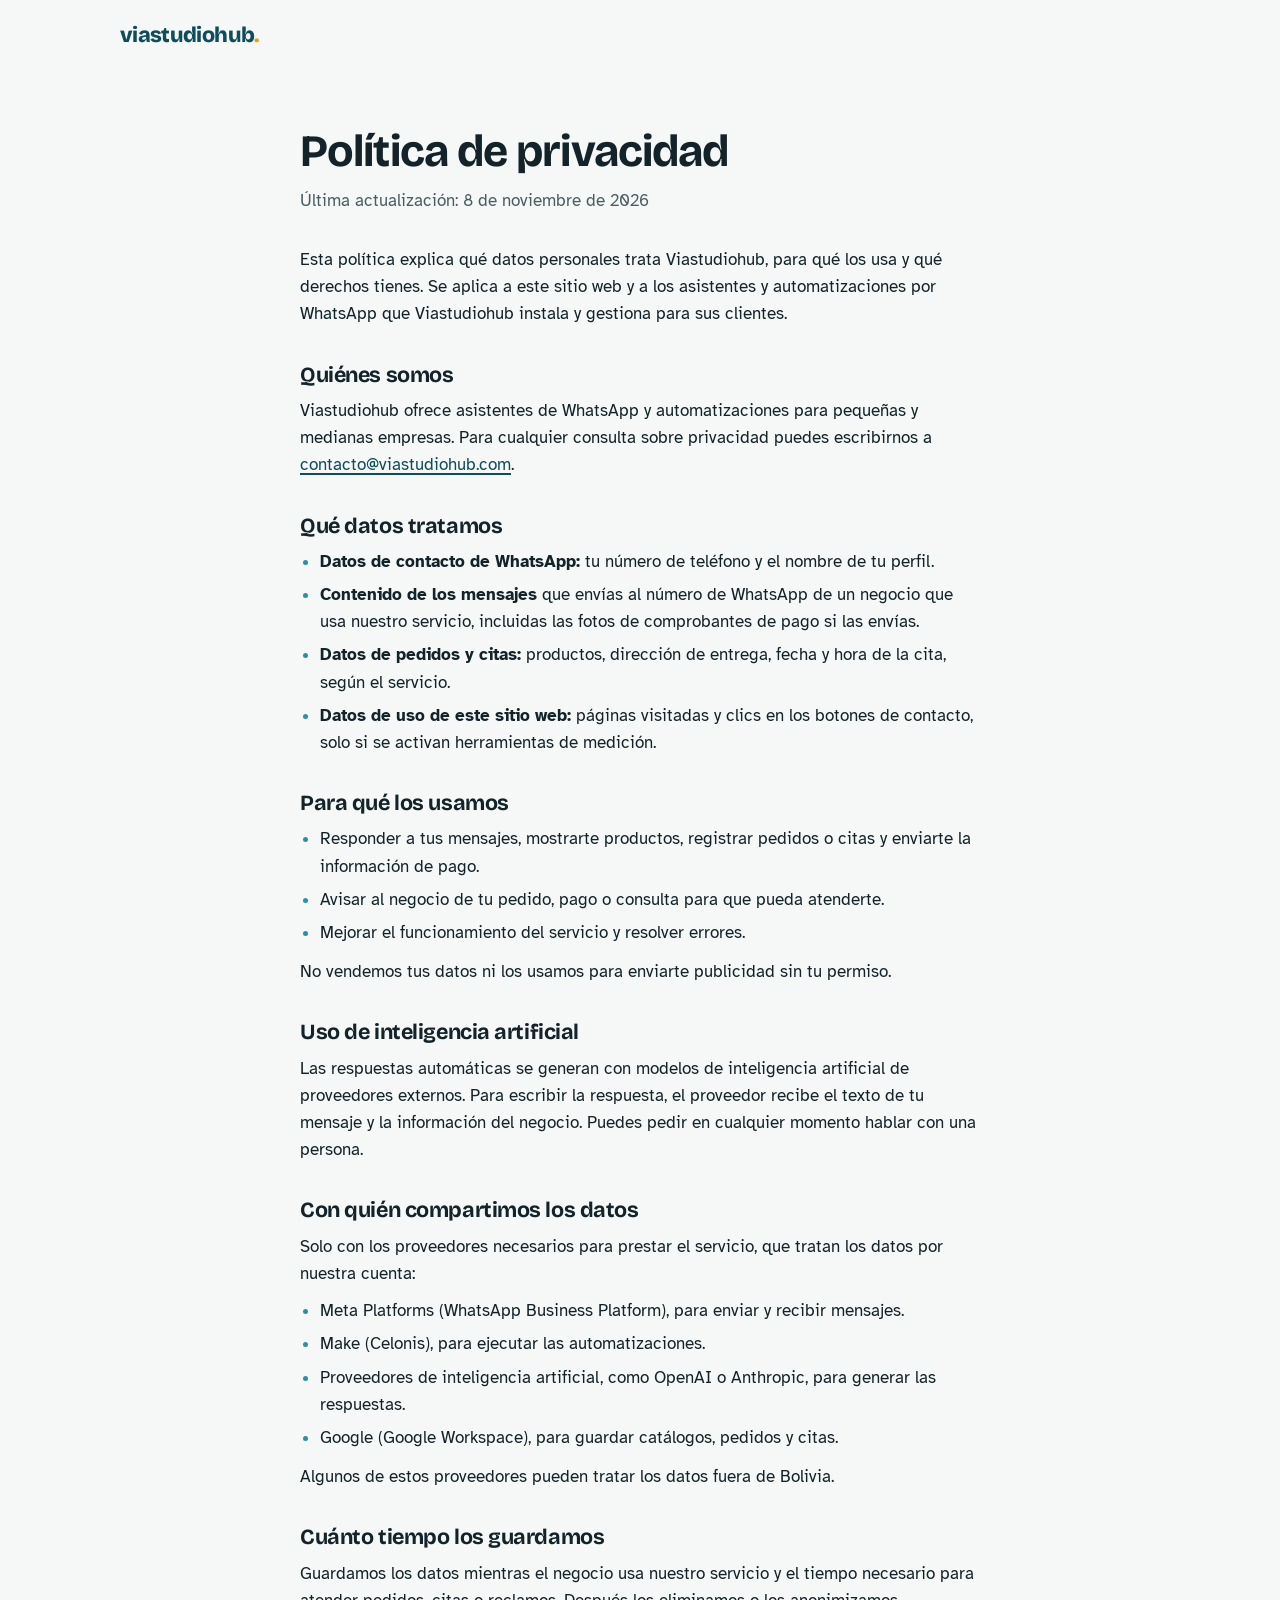
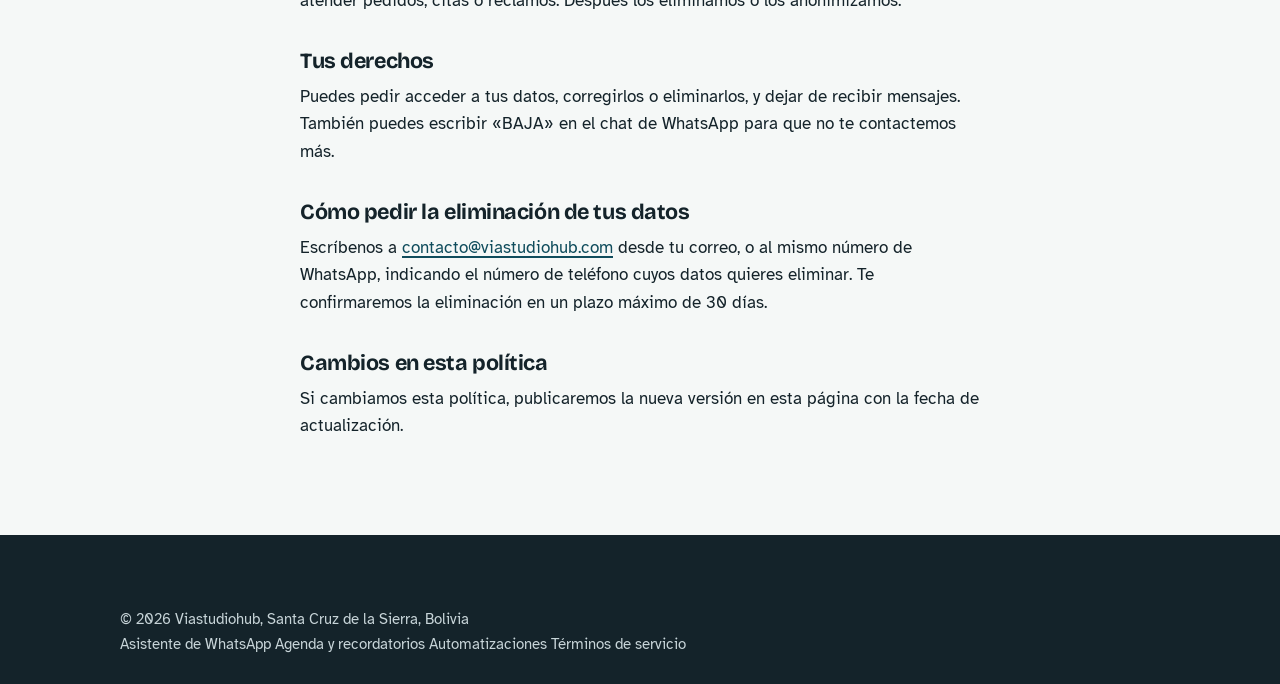
<file: privacidad/index.html>
<!doctype html>
<html lang="es">
<head>
  <meta charset="utf-8">
  <meta name="viewport" content="width=device-width, initial-scale=1">
  <title>Política de privacidad | Viastudiohub</title>
  <meta name="description" content="Cómo Viastudiohub trata los datos personales de quienes usan sus asistentes y automatizaciones por WhatsApp.">
  <link rel="canonical" href="https://viastudiohub.com/privacidad/">
  <meta name="theme-color" content="#0f4c5c">
  <link rel="icon" href="data:image/svg+xml,%3Csvg xmlns='http://www.w3.org/2000/svg' viewBox='0 0 32 32'%3E%3Crect width='32' height='32' rx='8' fill='%230f4c5c'/%3E%3Ccircle cx='23' cy='9' r='4' fill='%23ffb703'/%3E%3C/svg%3E">
  <link rel="preconnect" href="https://fonts.googleapis.com">
  <link rel="preconnect" href="https://fonts.gstatic.com" crossorigin>
  <link href="https://fonts.googleapis.com/css2?family=Atkinson+Hyperlegible:wght@400;700&family=Bricolage+Grotesque:opsz,wght@12..96,600;12..96,700;12..96,800&display=swap" rel="stylesheet">
  <link rel="stylesheet" href="../assets/css/vsh.css?v=e7c232f7">
</head>
<body>

<header class="cabecera">
  <div class="contenedor">
    <a class="marca" href="https://viastudiohub.com/">viastudiohub<span>.</span></a>
  </div>
</header>

<main class="legal">
  <div class="contenedor">
    <h1>Política de privacidad</h1>
    <p class="fecha">Última actualización: 8 de noviembre de 2026</p>

    <p>Esta política explica qué datos personales trata Viastudiohub, para qué los usa y qué derechos tienes. Se aplica a este sitio web y a los asistentes y automatizaciones por WhatsApp que Viastudiohub instala y gestiona para sus clientes.</p>

    <h2>Quiénes somos</h2>
    <p>Viastudiohub ofrece asistentes de WhatsApp y automatizaciones para pequeñas y medianas empresas. Para cualquier consulta sobre privacidad puedes escribirnos a <a href="mailto:contacto@viastudiohub.com">contacto@viastudiohub.com</a>.</p>

    <h2>Qué datos tratamos</h2>
    <ul>
      <li><strong>Datos de contacto de WhatsApp:</strong> tu número de teléfono y el nombre de tu perfil.</li>
      <li><strong>Contenido de los mensajes</strong> que envías al número de WhatsApp de un negocio que usa nuestro servicio, incluidas las fotos de comprobantes de pago si las envías.</li>
      <li><strong>Datos de pedidos y citas:</strong> productos, dirección de entrega, fecha y hora de la cita, según el servicio.</li>
      <li><strong>Datos de uso de este sitio web:</strong> páginas visitadas y clics en los botones de contacto, solo si se activan herramientas de medición.</li>
    </ul>

    <h2>Para qué los usamos</h2>
    <ul>
      <li>Responder a tus mensajes, mostrarte productos, registrar pedidos o citas y enviarte la información de pago.</li>
      <li>Avisar al negocio de tu pedido, pago o consulta para que pueda atenderte.</li>
      <li>Mejorar el funcionamiento del servicio y resolver errores.</li>
    </ul>
    <p>No vendemos tus datos ni los usamos para enviarte publicidad sin tu permiso.</p>

    <h2>Uso de inteligencia artificial</h2>
    <p>Las respuestas automáticas se generan con modelos de inteligencia artificial de proveedores externos. Para escribir la respuesta, el proveedor recibe el texto de tu mensaje y la información del negocio. Puedes pedir en cualquier momento hablar con una persona.</p>

    <h2>Con quién compartimos los datos</h2>
    <p>Solo con los proveedores necesarios para prestar el servicio, que tratan los datos por nuestra cuenta:</p>
    <ul>
      <li>Meta Platforms (WhatsApp Business Platform), para enviar y recibir mensajes.</li>
      <li>Make (Celonis), para ejecutar las automatizaciones.</li>
      <li>Proveedores de inteligencia artificial, como OpenAI o Anthropic, para generar las respuestas.</li>
      <li>Google (Google Workspace), para guardar catálogos, pedidos y citas.</li>
    </ul>
    <p>Algunos de estos proveedores pueden tratar los datos fuera de Bolivia.</p>

    <h2>Cuánto tiempo los guardamos</h2>
    <p>Guardamos los datos mientras el negocio usa nuestro servicio y el tiempo necesario para atender pedidos, citas o reclamos. Después los eliminamos o los anonimizamos.</p>

    <h2>Tus derechos</h2>
    <p>Puedes pedir acceder a tus datos, corregirlos o eliminarlos, y dejar de recibir mensajes. También puedes escribir «BAJA» en el chat de WhatsApp para que no te contactemos más.</p>

    <h2 id="eliminacion">Cómo pedir la eliminación de tus datos</h2>
    <p>Escríbenos a <a href="mailto:contacto@viastudiohub.com">contacto@viastudiohub.com</a> desde tu correo, o al mismo número de WhatsApp, indicando el número de teléfono cuyos datos quieres eliminar. Te confirmaremos la eliminación en un plazo máximo de 30 días.</p>

    <h2>Cambios en esta política</h2>
    <p>Si cambiamos esta política, publicaremos la nueva versión en esta página con la fecha de actualización.</p>
  </div>
</main>

<footer class="pie">
  <div class="contenedor">
    <span>© 2026 Viastudiohub, Santa Cruz de la Sierra, Bolivia</span>
    <nav aria-label="Servicios">
      <a href="../asistente-whatsapp/">Asistente de WhatsApp</a>
      <a href="../agenda-recordatorios/">Agenda y recordatorios</a>
      <a href="../automatizaciones/">Automatizaciones</a>
      <a href="../terminos/">Términos de servicio</a>
    </nav>
  </div>
</footer>

</body>
</html>
</file>
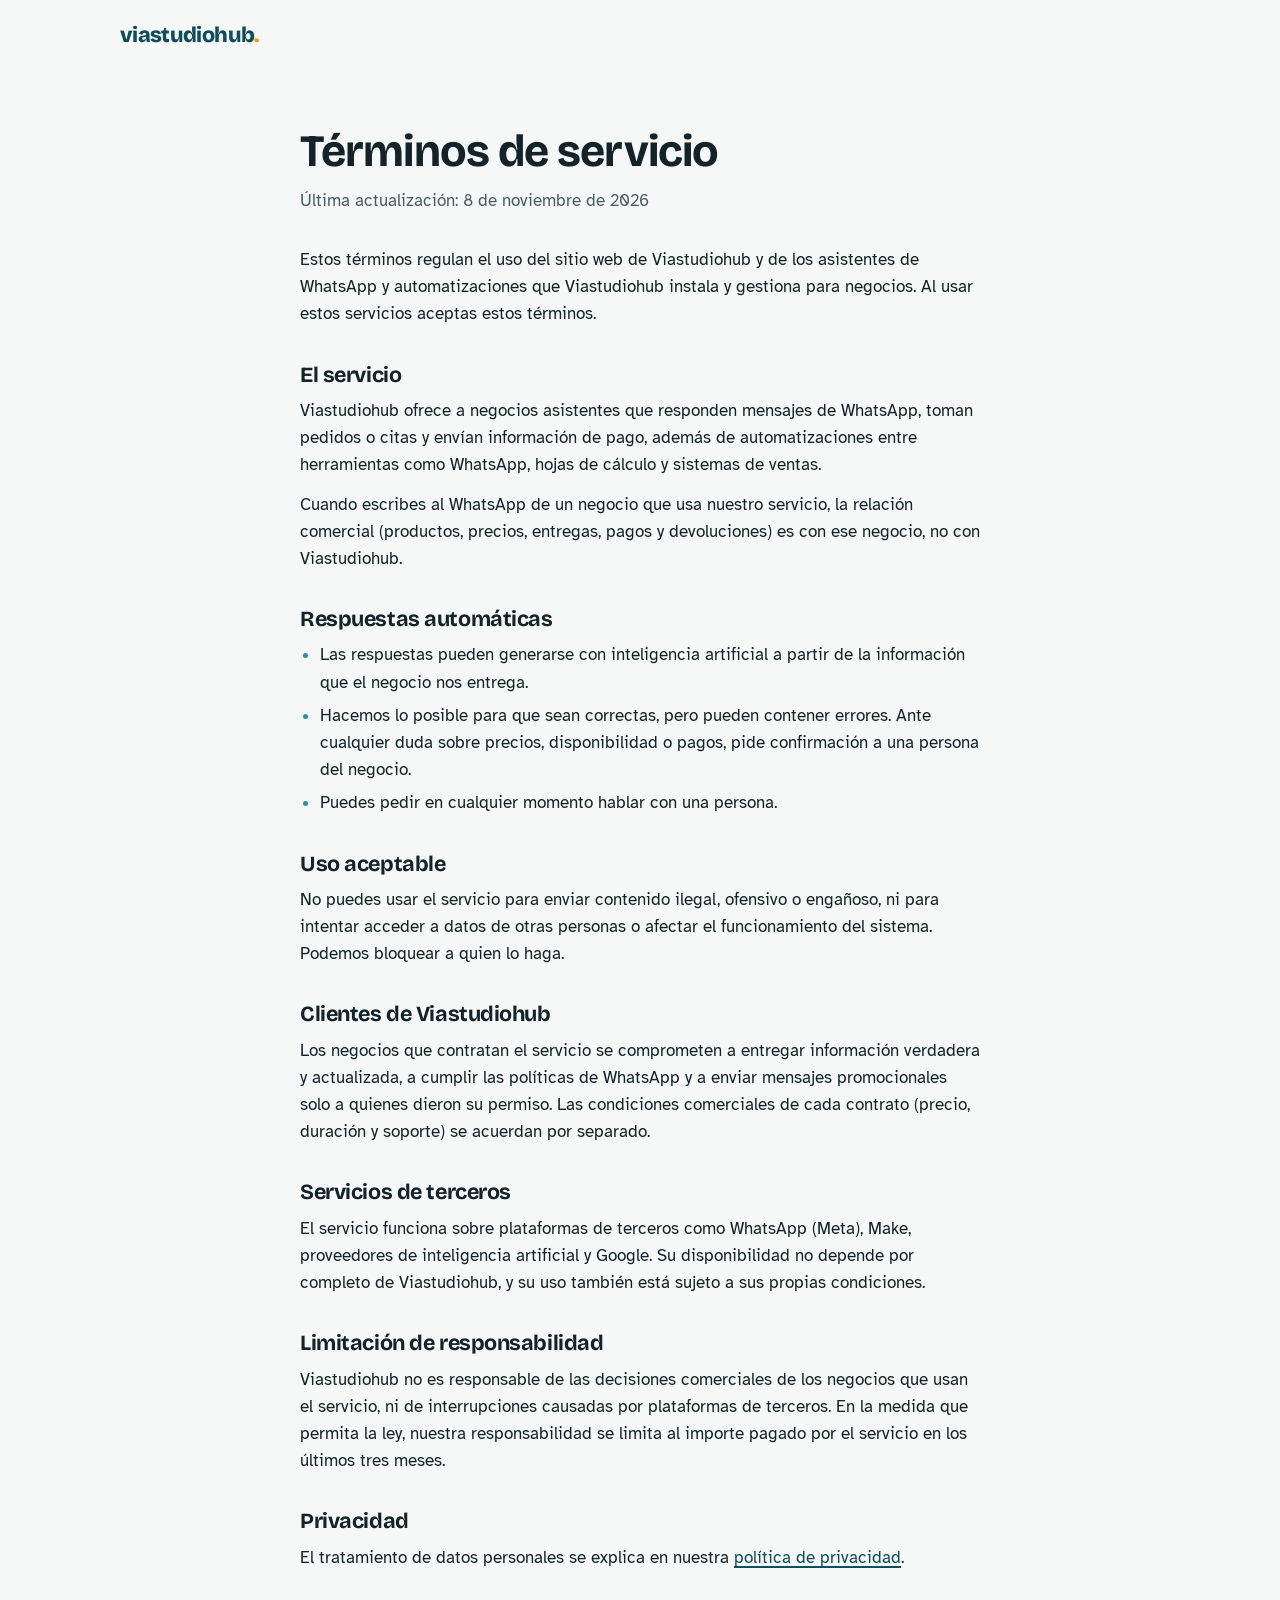
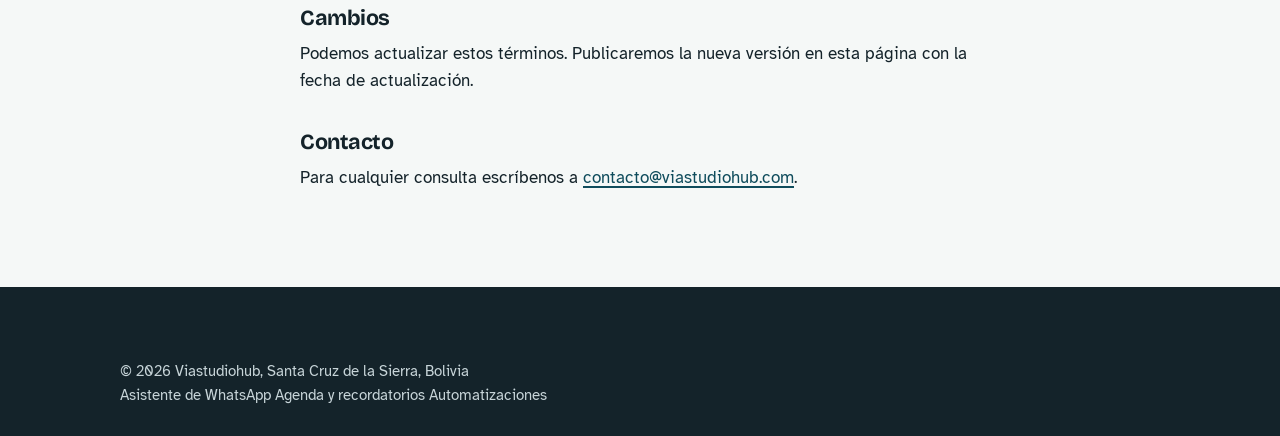
<file: terminos/index.html>
<!doctype html>
<html lang="es">
<head>
  <meta charset="utf-8">
  <meta name="viewport" content="width=device-width, initial-scale=1">
  <title>Términos de servicio | Viastudiohub</title>
  <meta name="description" content="Condiciones de uso de los asistentes de WhatsApp y automatizaciones de Viastudiohub.">
  <link rel="canonical" href="https://viastudiohub.com/terminos/">
  <meta name="theme-color" content="#0f4c5c">
  <link rel="icon" href="data:image/svg+xml,%3Csvg xmlns='http://www.w3.org/2000/svg' viewBox='0 0 32 32'%3E%3Crect width='32' height='32' rx='8' fill='%230f4c5c'/%3E%3Ccircle cx='23' cy='9' r='4' fill='%23ffb703'/%3E%3C/svg%3E">
  <link rel="preconnect" href="https://fonts.googleapis.com">
  <link rel="preconnect" href="https://fonts.gstatic.com" crossorigin>
  <link href="https://fonts.googleapis.com/css2?family=Atkinson+Hyperlegible:wght@400;700&family=Bricolage+Grotesque:opsz,wght@12..96,600;12..96,700;12..96,800&display=swap" rel="stylesheet">
  <link rel="stylesheet" href="../assets/css/vsh.css?v=e7c232f7">
</head>
<body>

<header class="cabecera">
  <div class="contenedor">
    <a class="marca" href="https://viastudiohub.com/">viastudiohub<span>.</span></a>
  </div>
</header>

<main class="legal">
  <div class="contenedor">
    <h1>Términos de servicio</h1>
    <p class="fecha">Última actualización: 8 de noviembre de 2026</p>

    <p>Estos términos regulan el uso del sitio web de Viastudiohub y de los asistentes de WhatsApp y automatizaciones que Viastudiohub instala y gestiona para negocios. Al usar estos servicios aceptas estos términos.</p>

    <h2>El servicio</h2>
    <p>Viastudiohub ofrece a negocios asistentes que responden mensajes de WhatsApp, toman pedidos o citas y envían información de pago, además de automatizaciones entre herramientas como WhatsApp, hojas de cálculo y sistemas de ventas.</p>
    <p>Cuando escribes al WhatsApp de un negocio que usa nuestro servicio, la relación comercial (productos, precios, entregas, pagos y devoluciones) es con ese negocio, no con Viastudiohub.</p>

    <h2>Respuestas automáticas</h2>
    <ul>
      <li>Las respuestas pueden generarse con inteligencia artificial a partir de la información que el negocio nos entrega.</li>
      <li>Hacemos lo posible para que sean correctas, pero pueden contener errores. Ante cualquier duda sobre precios, disponibilidad o pagos, pide confirmación a una persona del negocio.</li>
      <li>Puedes pedir en cualquier momento hablar con una persona.</li>
    </ul>

    <h2>Uso aceptable</h2>
    <p>No puedes usar el servicio para enviar contenido ilegal, ofensivo o engañoso, ni para intentar acceder a datos de otras personas o afectar el funcionamiento del sistema. Podemos bloquear a quien lo haga.</p>

    <h2>Clientes de Viastudiohub</h2>
    <p>Los negocios que contratan el servicio se comprometen a entregar información verdadera y actualizada, a cumplir las políticas de WhatsApp y a enviar mensajes promocionales solo a quienes dieron su permiso. Las condiciones comerciales de cada contrato (precio, duración y soporte) se acuerdan por separado.</p>

    <h2>Servicios de terceros</h2>
    <p>El servicio funciona sobre plataformas de terceros como WhatsApp (Meta), Make, proveedores de inteligencia artificial y Google. Su disponibilidad no depende por completo de Viastudiohub, y su uso también está sujeto a sus propias condiciones.</p>

    <h2>Limitación de responsabilidad</h2>
    <p>Viastudiohub no es responsable de las decisiones comerciales de los negocios que usan el servicio, ni de interrupciones causadas por plataformas de terceros. En la medida que permita la ley, nuestra responsabilidad se limita al importe pagado por el servicio en los últimos tres meses.</p>

    <h2>Privacidad</h2>
    <p>El tratamiento de datos personales se explica en nuestra <a href="../privacidad/">política de privacidad</a>.</p>

    <h2>Cambios</h2>
    <p>Podemos actualizar estos términos. Publicaremos la nueva versión en esta página con la fecha de actualización.</p>

    <h2>Contacto</h2>
    <p>Para cualquier consulta escríbenos a <a href="mailto:contacto@viastudiohub.com">contacto@viastudiohub.com</a>.</p>
  </div>
</main>

<footer class="pie">
  <div class="contenedor">
    <span>© 2026 Viastudiohub, Santa Cruz de la Sierra, Bolivia</span>
    <nav aria-label="Servicios">
      <a href="../asistente-whatsapp/">Asistente de WhatsApp</a>
      <a href="../agenda-recordatorios/">Agenda y recordatorios</a>
      <a href="../automatizaciones/">Automatizaciones</a>
    </nav>
  </div>
</footer>

</body>
</html>
</file>
<file: assets/css/vsh.css>
/* Viastudiohub · estilos comunes de las landing pages
   Paleta "Maracuyá": laguna (verde azulado profundo) y maracuyá (amarillo). */

:root {
  --selva: #0f4c5c;          /* laguna: fondos oscuros, teléfono, planes destacados */
  --selva-2: #165e70;
  --hoja: #2a8fa8;           /* acento secundario: números, subrayados */
  --cal: #f5f8f7;            /* fondo de página */
  --papel: #ffffff;
  --bruma: #d9e6e8;          /* líneas y bordes */
  --tinta: #14232a;          /* texto */
  --tinta-suave: #4b5d63;
  --tajibo: #ffb703;         /* maracuyá: botones y acentos */
  --tajibo-oscuro: #e6a300;  /* maracuyá al pasar el mouse */
  --acento-texto: #9a6a00;   /* maracuyá oscuro: texto sobre fondo claro (contraste AA) */
  --boton-texto: #14232a;    /* texto sobre botones amarillos */
  --burbuja-out: #d6ecf5;
  --chat-fondo: #e6eff1;

  --display: "Bricolage Grotesque", "Trebuchet MS", sans-serif;
  --texto: "Atkinson Hyperlegible", "Segoe UI", Arial, sans-serif;
  --mono: "JetBrains Mono", ui-monospace, Menlo, Consolas, monospace;

  --ancho: 1120px;
  --gutter: clamp(16px, 4vw, 40px);
  --radio-sm: 6px;
  --radio-lg: 22px;
}

*, *::before, *::after { box-sizing: border-box; }

html { -webkit-text-size-adjust: 100%; scroll-behavior: smooth; }
@media (prefers-reduced-motion: reduce) { html { scroll-behavior: auto; } }

body {
  margin: 0;
  background: var(--cal);
  color: var(--tinta);
  font-family: var(--texto);
  font-size: 1.0625rem;
  line-height: 1.6;
}

img, svg { max-width: 100%; display: block; }

a { color: inherit; }

:focus-visible {
  outline: 3px solid var(--selva);
  outline-offset: 3px;
  border-radius: 4px;
}

.contenedor {
  width: 100%;
  max-width: var(--ancho);
  margin: 0 auto;
  padding: 0 var(--gutter);
}

h1, h2, h3 {
  font-family: var(--display);
  line-height: 1.08;
  letter-spacing: -0.02em;
  margin: 0;
  text-wrap: balance;
}
h1 { font-size: clamp(2.3rem, 5.4vw, 4rem); font-weight: 700; }
h2 { font-size: clamp(1.75rem, 3.4vw, 2.6rem); font-weight: 700; }
h3 { font-size: 1.2rem; font-weight: 650; letter-spacing: -0.01em; }

p { margin: 0; max-width: 62ch; }

/* ---------- Botones ---------- */
.boton {
  display: inline-flex;
  align-items: center;
  gap: 10px;
  padding: 15px 24px;
  border-radius: 999px;
  background: var(--tajibo);
  color: var(--boton-texto);
  font-weight: 700;
  font-size: 1.02rem;
  text-decoration: none;
  transition: background-color .15s ease;
}
.boton:hover { background: var(--tajibo-oscuro); }
.boton svg { width: 20px; height: 20px; flex: none; }

.boton-secundario {
  display: inline-flex;
  align-items: center;
  padding: 14px 4px;
  font-weight: 700;
  text-decoration: underline;
  text-underline-offset: 5px;
  text-decoration-thickness: 2px;
  text-decoration-color: var(--hoja);
}

/* ---------- Cabecera ---------- */
.cabecera {
  padding: 18px 0;
}
.cabecera .contenedor {
  display: flex;
  align-items: center;
  justify-content: space-between;
  gap: 16px;
}
.marca {
  font-family: var(--display);
  font-weight: 800;
  font-size: 1.35rem;
  letter-spacing: -0.03em;
  text-decoration: none;
  color: var(--selva);
}
.marca span { color: var(--tajibo-oscuro); }
.cabecera .boton { padding: 10px 18px; font-size: .95rem; gap: .3em; }

/* ---------- Hero ---------- */
.hero { padding: clamp(16px, 3vw, 36px) 0 clamp(48px, 8vw, 96px); }
.hero .contenedor {
  display: grid;
  grid-template-columns: 1.08fr .92fr;
  gap: clamp(32px, 6vw, 80px);
  align-items: center;
}
.hero-texto { display: grid; gap: 24px; }
.hero-texto .bajada { font-size: 1.2rem; color: var(--tinta-suave); max-width: 44ch; }
.hero-acciones { display: flex; flex-wrap: wrap; align-items: center; gap: 8px 24px; }
.hero-nota { font-size: .95rem; color: var(--tinta-suave); }

/* ---------- Teléfono con conversación ---------- */
.telefono {
  position: relative;
  justify-self: center;
  width: min(352px, 100%);
  padding: 11px;
  border-radius: 52px;
  background: linear-gradient(150deg, #2a7486 0%, #0f4c5c 38%, #09323d 100%);
  box-shadow:
    inset 0 0 0 1.5px rgba(255,255,255,.18),
    inset 0 0 0 5px #062a33,
    0 2px 0 rgba(255,255,255,.4),
    0 40px 70px -28px rgba(15, 76, 92, .6),
    0 18px 30px -18px rgba(15, 76, 92, .35);
}
/* botones laterales */
.telefono::before,
.telefono::after {
  content: "";
  position: absolute;
  width: 4px;
  border-radius: 2px;
  background: #0b3a46;
}
.telefono::before { left: -3px; top: 130px; height: 58px; box-shadow: 0 -46px 0 -14px #0b3a46; }
.telefono::after  { right: -3px; top: 170px; height: 84px; }

.pantalla {
  position: relative;
  background: var(--chat-fondo);
  border-radius: 42px;
  overflow: hidden;
  display: flex;
  flex-direction: column;
  height: 530px;
}
.isla {
  position: absolute;
  top: 11px;
  left: 50%;
  transform: translateX(-50%);
  width: 104px;
  height: 30px;
  border-radius: 20px;
  background: #050a09;
  z-index: 3;
}
.estado {
  background: var(--selva-2);
  color: #fff;
  height: 50px;
  padding: 16px 30px 0 34px;
  display: flex;
  justify-content: space-between;
  align-items: flex-start;
  font-size: .82rem;
  font-weight: 700;
  font-variant-numeric: tabular-nums;
}
.estado svg { width: 62px; height: 14px; }

.pantalla-cabecera {
  background: var(--selva-2);
  color: #fff;
  padding: 6px 14px 12px 8px;
  display: flex;
  align-items: center;
  gap: 8px;
}
.pantalla-cabecera .volver { width: 22px; height: 22px; opacity: .9; flex: none; }
.pantalla-cabecera .acciones { margin-left: auto; display: flex; gap: 16px; opacity: .9; }
.pantalla-cabecera .acciones svg { width: 20px; height: 20px; }
.avatar {
  width: 36px; height: 36px;
  border-radius: 50%;
  background: var(--tajibo);
  display: grid; place-items: center;
  font-family: var(--display);
  font-weight: 800;
  font-size: .95rem;
  flex: none;
}
.pantalla-cabecera strong { display: block; font-size: .95rem; line-height: 1.2; }
.pantalla-cabecera small { font-size: .76rem; opacity: .8; }

.chat {
  flex: 1;
  padding: 14px 10px 10px;
  display: flex;
  flex-direction: column;
  justify-content: flex-end;
  gap: 6px;
  overflow: hidden;
  background-color: var(--chat-fondo);
  background-image: radial-gradient(rgba(15,76,92,.07) 1.2px, transparent 1.6px);
  background-size: 16px 16px;
  -webkit-mask-image: linear-gradient(to bottom, transparent 0, #000 36px);
  mask-image: linear-gradient(to bottom, transparent 0, #000 36px);
}
.msg {
  position: relative;
  max-width: 82%;
  padding: 7px 10px 5px;
  border-radius: 12px;
  font-size: .9rem;
  line-height: 1.38;
  background: var(--papel);
  box-shadow: 0 1px 0.5px rgba(11, 20, 26, .13);
}
.msg time {
  display: block;
  text-align: right;
  font-size: .68rem;
  color: var(--tinta-suave);
  margin-top: 1px;
}
.msg.out { align-self: flex-end; background: var(--burbuja-out); border-top-right-radius: 3px; }
.msg.in  { align-self: flex-start; border-top-left-radius: 3px; }
.msg.out time::after {
  content: "";
  display: inline-block;
  width: 16px; height: 10px;
  margin-left: 3px;
  vertical-align: -1px;
  background: no-repeat center / contain url("data:image/svg+xml,%3Csvg xmlns='http://www.w3.org/2000/svg' viewBox='0 0 16 10' fill='none' stroke='%232a8fa8' stroke-width='1.6' stroke-linecap='round' stroke-linejoin='round'%3E%3Cpath d='M1 5.5 4 8.5 10 1.5'/%3E%3Cpath d='M7 8.5 13.5 1.5'/%3E%3C/svg%3E");
}
.msg.sistema {
  align-self: center;
  background: #f7faf6;
  font-size: .74rem;
  color: var(--tinta-suave);
  padding: 3px 10px;
  border-radius: 8px;
  box-shadow: none;
}
.msg .qr {
  width: 118px;
  height: 118px;
  margin: 6px 0 2px;
  border-radius: 6px;
  outline: 1px solid var(--bruma);
}
.msg .monto {
  display: block;
  font-weight: 700;
  font-size: .82rem;
  color: var(--selva);
}

.barra {
  display: flex;
  align-items: center;
  gap: 8px;
  padding: 8px 10px 22px;
  background: var(--chat-fondo);
}
.barra .campo {
  flex: 1;
  background: var(--papel);
  border-radius: 22px;
  padding: 9px 14px;
  font-size: .88rem;
  color: #8a978f;
  box-shadow: 0 1px 0.5px rgba(11, 20, 26, .1);
}
.barra .mic {
  width: 40px; height: 40px;
  border-radius: 50%;
  background: var(--hoja);
  display: grid; place-items: center;
  flex: none;
}
.barra .mic svg { width: 18px; height: 18px; }

.escribiendo {
  align-self: flex-start;
  background: var(--papel);
  border-radius: 14px;
  padding: 10px 14px;
  display: none;
  gap: 4px;
}
.escribiendo span {
  width: 7px; height: 7px; border-radius: 50%;
  background: var(--tinta-suave);
  opacity: .4;
  animation: punto 1s infinite;
}
.escribiendo span:nth-child(2) { animation-delay: .15s; }
.escribiendo span:nth-child(3) { animation-delay: .3s; }
@keyframes punto { 50% { opacity: 1; } }

/* Animación: solo cuando el JS la activa y el usuario no pidió menos movimiento */
.chat.animado .msg { display: none; }
.chat.animado .msg.visible { display: block; animation: aparece .28s ease-out; }
@keyframes aparece { from { opacity: 0; transform: translateY(6px); } }
@media (prefers-reduced-motion: reduce) {
  .chat.animado .msg { display: block; }
  .chat.animado .msg.visible { animation: none; }
}

/* ---------- Secciones ---------- */
.seccion { padding: clamp(56px, 9vw, 112px) 0; }
.seccion-titulo { display: grid; gap: 14px; margin-bottom: clamp(32px, 5vw, 56px); }
.seccion-titulo p { color: var(--tinta-suave); font-size: 1.1rem; }

/* El día del negocio: una línea de tiempo con horas reales */
.dia { background: var(--papel); border-top: 1px solid var(--bruma); border-bottom: 1px solid var(--bruma); }
.horas {
  list-style: none;
  margin: 0;
  padding: 0;
  display: grid;
  grid-template-columns: repeat(4, 1fr);
  gap: 0;
  border-top: 2px solid var(--selva);
}
.horas li {
  padding: 22px 24px 0 0;
  position: relative;
  display: grid;
  gap: 8px;
  align-content: start;
}
.horas li::before {
  content: "";
  position: absolute;
  top: -8px; left: 0;
  width: 14px; height: 14px;
  border-radius: 50%;
  background: var(--cal);
  border: 2px solid var(--selva);
}
.horas li.perdido::before { background: var(--tajibo); border-color: var(--acento-texto); }
.hora {
  font-family: var(--display);
  font-weight: 700;
  font-size: 1.7rem;
  letter-spacing: -0.02em;
  color: var(--selva);
  font-variant-numeric: tabular-nums;
}
.horas li.perdido .hora { color: var(--acento-texto); }
.horas p { font-size: 1rem; color: var(--tinta-suave); }
.dia-conclusion {
  margin-top: 40px;
  font-family: var(--display);
  font-size: clamp(1.3rem, 2.4vw, 1.7rem);
  font-weight: 600;
  letter-spacing: -0.015em;
  line-height: 1.25;
  max-width: 38ch;
  color: var(--selva);
}

/* Pasos */
.pasos {
  list-style: none;
  counter-reset: paso;
  margin: 0;
  padding: 0;
  display: grid;
  grid-template-columns: repeat(3, 1fr);
  gap: clamp(24px, 4vw, 48px);
}
.pasos li { counter-increment: paso; display: grid; gap: 10px; align-content: start; }
.pasos li::before {
  content: counter(paso);
  font-family: var(--display);
  font-weight: 800;
  font-size: 3.2rem;
  line-height: 1;
  color: var(--hoja);
}
.pasos p { color: var(--tinta-suave); }

/* Lo que hace: lista en dos columnas, sin tarjetas */
.capacidades {
  display: grid;
  grid-template-columns: repeat(2, 1fr);
  gap: 0 clamp(32px, 6vw, 72px);
  margin: 0;
}
.capacidades div {
  padding: 22px 0;
  border-top: 1px solid var(--bruma);
  display: grid;
  gap: 6px;
}
.capacidades dt { font-family: var(--display); font-weight: 650; font-size: 1.15rem; }
.capacidades dd { margin: 0; color: var(--tinta-suave); }

/* Para quién */
.rubros { background: var(--selva); color: #eaf3f5; }
.rubros h2 { color: #fff; }
.rubros .seccion-titulo p { color: #c2d8de; }
.lista-rubros {
  list-style: none;
  margin: 0;
  padding: 0;
  display: grid;
  grid-template-columns: repeat(3, 1fr);
  gap: 1px;
  background: rgba(255,255,255,.14);
  border: 1px solid rgba(255,255,255,.14);
  border-radius: var(--radio-lg);
  overflow: hidden;
}
.lista-rubros li { background: var(--selva); padding: 24px; display: grid; gap: 6px; align-content: start; }
.lista-rubros strong { font-family: var(--display); font-size: 1.15rem; color: #fff; }
.lista-rubros span { color: #c2d8de; font-size: .98rem; }

/* Planes */
.planes { display: grid; grid-template-columns: 1fr 1fr; gap: 24px; }
.plan {
  border: 1.5px solid var(--bruma);
  background: var(--papel);
  border-radius: var(--radio-lg);
  padding: clamp(24px, 4vw, 36px);
  display: grid;
  gap: 16px;
  align-content: start;
}
.plan.destacado { background: var(--selva); color: #eaf3f5; border-color: var(--selva); }
.plan.destacado h3 { color: #fff; }
.plan h3 { font-size: 1.6rem; }
.plan .para { color: var(--tinta-suave); }
.plan.destacado .para { color: #c2d8de; }
.plan ul { margin: 0; padding-left: 1.1em; display: grid; gap: 6px; }
.plan li::marker { color: var(--hoja); }
.plan.destacado li::marker { color: var(--tajibo); }
.planes-nota { margin-top: 24px; color: var(--tinta-suave); }

/* Preguntas frecuentes */
.faq { max-width: 780px; }
.faq details { border-top: 1px solid var(--bruma); }
.faq details:last-child { border-bottom: 1px solid var(--bruma); }
.faq summary {
  cursor: pointer;
  list-style: none;
  padding: 20px 40px 20px 0;
  position: relative;
  font-family: var(--display);
  font-weight: 600;
  font-size: 1.15rem;
}
.faq summary::-webkit-details-marker { display: none; }
.faq summary::after {
  content: "+";
  position: absolute;
  right: 4px; top: 50%;
  transform: translateY(-50%);
  font-size: 1.6rem;
  color: var(--hoja);
  transition: transform .2s ease;
}
.faq details[open] summary::after { transform: translateY(-50%) rotate(45deg); }
.faq details p { padding: 0 0 22px; color: var(--tinta-suave); }

/* Cierre */
/* ---------- Cierre: invitación final con vista previa del chat ---------- */
.cierre { background: var(--tajibo); color: var(--tinta); position: relative; overflow: hidden; }
.cierre::before {
  content: "";
  position: absolute;
  width: 520px; height: 520px;
  right: -140px; top: -180px;
  border-radius: 50%;
  background: rgba(255, 255, 255, .22);
  pointer-events: none;
}
.cierre-rejilla { position: relative; display: grid; grid-template-columns: minmax(0, 1.1fr) minmax(0, .9fr); gap: clamp(32px, 6vw, 80px); align-items: center; }
.cierre-texto { display: grid; gap: 20px; justify-items: start; min-width: 0; }
.cierre-ante { font-size: .85rem; font-weight: 700; letter-spacing: .1em; text-transform: uppercase; background: var(--tinta); color: var(--tajibo); padding: 6px 12px; border-radius: 999px; }
.cierre h2 { font-size: clamp(2.1rem, 4.6vw, 3.4rem); max-width: 16ch; }
.cierre-bajada { font-size: 1.2rem; max-width: 40ch; }
.cierre-accion { display: grid; gap: 16px; justify-items: start; margin-top: 8px; }
.cierre .boton { background: var(--selva); color: #fff; }
.cierre .boton:hover { background: var(--selva-2); }
.cierre-garantias { list-style: none; margin: 0; padding: 0; display: flex; flex-wrap: wrap; gap: 8px 20px; font-weight: 700; font-size: .95rem; }
.cierre-garantias li { display: flex; align-items: center; gap: 6px; }
.cierre-garantias svg { width: 18px; height: 18px; color: var(--selva); }

.cierre-chat {
  justify-self: end;
  width: 100%;
  max-width: 400px;
  border-radius: 24px;
  overflow: hidden;
  background: var(--chat-fondo);
  box-shadow: 0 30px 60px -28px rgba(15, 40, 50, .55);
  transform: rotate(2deg);
}
.cc-cab { display: flex; align-items: center; gap: 12px; padding: 14px 18px; background: var(--selva); color: #fff; }
.cc-cab strong { display: block; line-height: 1.2; }
.cc-cab small { opacity: .8; font-size: .8rem; }
.cc-av { width: 40px; height: 40px; border-radius: 50%; background: var(--tajibo); color: var(--tinta); font-weight: 800; display: grid; place-items: center; flex: none; }
.cc-cuerpo { padding: 18px 16px 20px; display: grid; gap: 10px; }
.cc-msg { max-width: 86%; padding: 10px 14px 8px; border-radius: 14px; font-size: .97rem; line-height: 1.35; background: #fff; box-shadow: 0 1px 2px rgba(0,0,0,.08); }
.cc-msg time { display: block; text-align: right; font-size: .7rem; color: var(--tinta-suave); margin-top: 2px; }
.cc-msg.c { justify-self: end; background: var(--burbuja-out); border-top-right-radius: 4px; }
.cc-msg.a { justify-self: start; border-top-left-radius: 4px; }
.cc-opciones { display: flex; flex-wrap: wrap; gap: 8px; margin-top: 4px; }
.cc-opciones span { background: #fff; border: 1.5px solid var(--hoja); color: var(--selva); font-weight: 700; font-size: .88rem; padding: 7px 12px; border-radius: 999px; }
@media (max-width: 860px) {
  .cierre-rejilla { grid-template-columns: minmax(0, 1fr); }
  .cierre-chat { justify-self: start; transform: none; }
}

/* ---------- Pie de página ---------- */
.pie { background: var(--tinta); color: #c7d4d8; font-size: .95rem; padding: clamp(48px, 7vw, 72px) 0 calc(28px + env(safe-area-inset-bottom, 0px)); }
.pie a { color: inherit; text-decoration: none; }
.pie a:hover { color: #fff; text-decoration: underline; }
.pie-rejilla { display: grid; grid-template-columns: minmax(0, 1.6fr) repeat(3, minmax(0, 1fr)); gap: 40px 32px; }
.pie-marca { display: grid; gap: 16px; align-content: start; }
.pie .marca { color: #fff; }
.pie-marca p { max-width: 34ch; }
.pie-redes { list-style: none; margin: 4px 0 0; padding: 0; display: flex; gap: 10px; }
.pie-redes a {
  width: 44px; height: 44px;
  display: grid; place-items: center;
  border-radius: 12px;
  background: rgba(255, 255, 255, .08);
  color: #fff;
  transition: background-color .15s ease, color .15s ease;
}
.pie-redes a:hover { background: var(--tajibo); color: var(--tinta); text-decoration: none; }
.pie-redes svg { width: 22px; height: 22px; }
.pie-col h2 { font-family: var(--texto); font-size: .8rem; letter-spacing: .12em; text-transform: uppercase; color: var(--tajibo); margin: 0 0 14px; }
.pie-col ul { list-style: none; margin: 0; padding: 0; display: grid; gap: 10px; }
.pie-col li a, .pie-col li span { display: inline-flex; align-items: center; gap: 8px; }
.pie-col svg { width: 18px; height: 18px; flex: none; }
.pie-col a[aria-current="page"] { color: #fff; font-weight: 700; }
.pie-base { margin-top: 48px; padding-top: 20px; border-top: 1px solid rgba(255, 255, 255, .12); display: flex; flex-wrap: wrap; justify-content: space-between; gap: 8px 24px; font-size: .85rem; color: #93a6ac; }
@media (max-width: 900px) { .pie-rejilla { grid-template-columns: repeat(2, minmax(0, 1fr)); } .pie-marca { grid-column: 1 / -1; } }
@media (max-width: 480px) { .pie-rejilla { grid-template-columns: minmax(0, 1fr); } }
/* Que el botón flotante no tape el pie en el celular */
@media (max-width: 640px) { .pie-base { padding-bottom: 72px; } }

/* ---------- Responsive ---------- */
@media (max-width: 900px) {
  .hero .contenedor { grid-template-columns: 1fr; }
  .horas { grid-template-columns: 1fr 1fr; row-gap: 32px; border-top: 0; }
  .horas li { border-top: 2px solid var(--selva); }
  .pasos { grid-template-columns: 1fr; }
  .lista-rubros { grid-template-columns: 1fr 1fr; }
}
@media (max-width: 640px) {
  .horas { grid-template-columns: 1fr; }
  .capacidades { grid-template-columns: 1fr; }
  .lista-rubros { grid-template-columns: 1fr; }
  .planes { grid-template-columns: 1fr; }
  .pantalla { height: 560px; }
  .cabecera .boton span.largo { display: none; }
}

/* ---------- Botón fijo de WhatsApp en móvil ---------- */
/* ---------- Botón flotante de WhatsApp (abajo a la derecha, con pulso) ---------- */
.flotantes {
  position: fixed;
  right: calc(20px + env(safe-area-inset-right, 0px));
  bottom: calc(20px + env(safe-area-inset-bottom, 0px));
  z-index: 30;
  display: grid;
  justify-items: center;
  gap: 14px;
}
.wa-flotante {
  position: relative;
  width: 62px;
  height: 62px;
  border-radius: 50%;
  display: grid;
  place-items: center;
  background: #25d366;
  color: #fff;
  text-decoration: none;
  box-shadow: 0 0 0 0 rgba(37, 211, 102, .5), 0 12px 28px -8px rgba(10, 60, 30, .55);
  transition: transform .2s ease;
}
.wa-flotante svg { width: 34px; height: 34px; position: relative; z-index: 1; }
.wa-flotante::before,
.wa-flotante::after {
  content: "";
  position: absolute;
  inset: 0;
  border-radius: 50%;
  background: rgba(37, 211, 102, .45);
  animation: wa-pulso 2.4s ease-out infinite;
}
.wa-flotante::after { animation-delay: 1.2s; }
@keyframes wa-pulso {
  0%   { transform: scale(1);    opacity: .7; }
  100% { transform: scale(1.65); opacity: 0; }
}
.wa-flotante:hover { transform: scale(1.06); }
.wa-flotante:focus-visible { outline: 3px solid var(--selva); outline-offset: 4px; }
/* Etiqueta que aparece al pasar el mouse (solo en computadora) */
.wa-etiqueta {
  position: absolute;
  right: calc(100% + 14px);
  top: 50%;
  transform: translate(8px, -50%);
  white-space: nowrap;
  background: var(--papel);
  color: var(--tinta);
  font-weight: 700;
  font-size: .92rem;
  padding: 9px 14px;
  border-radius: 999px;
  box-shadow: 0 10px 24px -10px rgba(15, 40, 50, .4);
  opacity: 0;
  pointer-events: none;
  transition: opacity .2s ease, transform .2s ease;
}
.wa-flotante:hover .wa-etiqueta,
.wa-flotante:focus-visible .wa-etiqueta,
.wa-flotante.saluda .wa-etiqueta { opacity: 1; transform: translate(0, -50%); }
@media (hover: none) { .wa-flotante:hover .wa-etiqueta { opacity: 0; } }

/* Volver arriba: aparece encima del botón de WhatsApp al bajar */
.arriba {
  width: 46px;
  height: 46px;
  border-radius: 50%;
  border: 1px solid rgba(255, 255, 255, .14);
  background: var(--tinta);
  color: #fff;
  display: grid;
  place-items: center;
  cursor: pointer;
  opacity: 0;
  visibility: hidden;
  transform: translateY(10px);
  transition: opacity .25s ease, transform .25s ease, visibility .25s;
  box-shadow: 0 10px 22px -10px rgba(10, 30, 40, .6);
}
.arriba svg { width: 20px; height: 20px; }
.arriba.visible { opacity: 1; visibility: visible; transform: none; }
.arriba:focus-visible { outline: 3px solid var(--tajibo); outline-offset: 3px; }

@media (max-width: 640px) {
  .flotantes { right: calc(14px + env(safe-area-inset-right, 0px)); bottom: calc(14px + env(safe-area-inset-bottom, 0px)); gap: 10px; }
  .wa-flotante { width: 56px; height: 56px; }
  .wa-flotante svg { width: 30px; height: 30px; }
  .arriba { width: 42px; height: 42px; }
}
@media (prefers-reduced-motion: reduce) {
  .wa-flotante::before, .wa-flotante::after { animation: none; opacity: 0; }
  .arriba, .wa-etiqueta, .wa-flotante { transition: none; }
}

/* CTA dentro de las secciones (después del video y de los rubros) */
.cta-linea { display: flex; flex-wrap: wrap; align-items: center; gap: 10px 20px; margin-top: 28px; }
.cta-linea span { color: var(--tinta-suave); font-size: .95rem; }
.historia-cta { padding-top: 0; }

/* ---------- Testimonios y garantía (se activan cuando haya clientes reales) ---------- */
.testimonios { display: grid; grid-template-columns: repeat(3, 1fr); gap: 32px; }
.testimonio { display: grid; gap: 14px; align-content: start; }
.testimonio blockquote { margin: 0; font-size: 1.1rem; line-height: 1.5; }
.testimonio figcaption { display: flex; align-items: center; gap: 12px; color: var(--tinta-suave); font-size: .95rem; }
.testimonio img { width: 48px; height: 48px; border-radius: 50%; object-fit: cover; }
.garantia {
  margin-top: 28px;
  padding: 20px 24px;
  border-left: 4px solid var(--tajibo);
  background: var(--papel);
  max-width: 62ch;
}
@media (max-width: 900px) { .testimonios { grid-template-columns: 1fr; } }

/* ---------- Hero: versión de conversión ---------- */
.hero-texto { gap: 20px; }
.hero-para {
  font-weight: 700;
  font-size: 1rem;
  color: var(--selva);
  display: inline-flex;
  align-items: flex-start;
  gap: 10px;
}

.hero h1 { font-size: clamp(2.4rem, 4.9vw, 3.7rem); line-height: 1.04; text-wrap: pretty; }
.hero-texto .bajada { font-size: 1.2rem; max-width: 40ch; }

.beneficios {
  list-style: none;
  margin: 4px 0 0;
  padding: 0;
  display: grid;
  gap: 10px;
}
.beneficios li {
  display: flex;
  align-items: flex-start;
  gap: 12px;
  font-size: 1.08rem;
  font-weight: 700;
  color: var(--tinta);
}
.beneficios svg {
  width: 24px; height: 24px;
  flex: none;
  padding: 4px;
  border-radius: 50%;
  background: var(--selva);
  color: var(--tajibo);
}

.hero-accion { display: grid; gap: 14px; justify-items: start; margin-top: 8px; }
.boton-grande { padding: 19px 30px; font-size: 1.12rem; box-shadow: 0 10px 24px -12px rgba(154, 106, 0, .7); }
.boton-grande svg { width: 22px; height: 22px; }
.tranquilidad {
  list-style: none;
  margin: 0;
  padding: 0;
  display: flex;
  flex-wrap: wrap;
  gap: 6px 18px;
  font-size: .95rem;
  color: var(--tinta-suave);
}
.tranquilidad li { display: inline-flex; align-items: center; gap: 6px; }
.tranquilidad li::before {
  content: "";
  width: 14px; height: 14px;
  background: no-repeat center / contain url("data:image/svg+xml,%3Csvg xmlns='http://www.w3.org/2000/svg' viewBox='0 0 24 24' fill='none' stroke='%232a8fa8' stroke-width='3' stroke-linecap='round' stroke-linejoin='round'%3E%3Cpath d='M5 12.5 10 17.5 19 7'/%3E%3C/svg%3E");
}

/* Teléfono + aviso al dueño */
.hero-visual { position: relative; justify-self: center; width: min(352px, 100%); }
.hero-visual .telefono { width: 100%; }
.aviso {
  position: absolute;
  left: -96px;
  bottom: 30px;
  width: 268px;
  display: flex;
  gap: 12px;
  align-items: flex-start;
  padding: 14px 16px;
  background: var(--papel);
  border-radius: 18px;
  box-shadow: 0 18px 40px -16px rgba(15, 76, 92, .5), 0 0 0 1px var(--bruma);
  font-size: .9rem;
  line-height: 1.35;
  z-index: 5;
  transition: opacity .4s ease, transform .4s ease;
}
.aviso strong { display: block; font-size: .98rem; color: var(--tinta); margin-bottom: 2px; }
.aviso span { color: var(--tinta-suave); }
.aviso-icono {
  width: 36px; height: 36px;
  border-radius: 10px;
  background: var(--tajibo);
  color: var(--tinta);
  display: grid; place-items: center;
  flex: none;
}
.aviso-icono svg { width: 20px; height: 20px; }
.aviso.esperando { opacity: 0; transform: translateY(12px) scale(.96); }
@media (prefers-reduced-motion: reduce) {
  .aviso { transition: none; }
  .aviso.esperando { opacity: 1; transform: none; }
}

@media (max-width: 1080px) {
  .aviso { left: -48px; }
}
@media (max-width: 900px) {
  .hero-visual { margin-top: 8px; }
  .aviso { left: 50%; transform: translateX(-50%); bottom: -28px; width: min(300px, 92%); }
  .aviso.esperando { transform: translate(-50%, 12px) scale(.96); }
  .hero { padding-bottom: 72px; }
}
@media (max-width: 640px) {
  .boton-grande { width: 100%; justify-content: center; padding: 17px 16px; font-size: 1rem; white-space: nowrap; }
  .hero h1 { font-size: 2.35rem; }
}

/* ---------- Páginas legales ---------- */
.legal { padding: clamp(24px, 5vw, 56px) 0 clamp(56px, 8vw, 96px); }
.legal .contenedor { max-width: 760px; }
.legal h1 { font-size: clamp(2rem, 4.4vw, 2.8rem); margin-bottom: 12px; }
.legal .fecha { color: var(--tinta-suave); margin-bottom: 32px; }
.legal h2 { font-size: 1.35rem; margin: 36px 0 10px; }
.legal p, .legal li { color: var(--tinta); max-width: 68ch; }
.legal p + p { margin-top: 12px; }
.legal ul { padding-left: 1.2em; display: grid; gap: 6px; margin: 10px 0 0; }
.legal li::marker { color: var(--hoja); }
.legal a { color: var(--selva); text-decoration-thickness: 2px; text-underline-offset: 3px; }
.legal ul + p { margin-top: 12px; }

/* ---------- Pestañas de ejemplos por tipo de negocio ---------- */
.demo-tabs {
  display: flex;
  flex-wrap: nowrap;
  justify-content: center;
  gap: 4px;
  width: max-content;
  max-width: 100%;
  margin: 0 auto 14px;
  padding: 5px;
  background: var(--papel);
  border: 1px solid var(--bruma);
  border-radius: 999px;
}
.demo-tabs button {
  font: inherit;
  font-size: .9rem;
  font-weight: 700;
  color: var(--tinta-suave);
  background: transparent;
  border: 0;
  border-radius: 999px;
  padding: 8px 12px;
  white-space: nowrap;
  cursor: pointer;
  transition: background-color .15s ease, color .15s ease;
}
.demo-tabs button:hover { color: var(--tinta); background: var(--cal); }
.demo-tabs button[aria-selected="true"] { background: var(--selva); color: #fff; }
@media (max-width: 420px) {
  .demo-tabs { border-radius: 18px; }
  .demo-tabs button { padding: 7px 11px; font-size: .85rem; }
}

/* =========================================================
   VIDEO "Cómo funciona"
   Portada liviana: el video se carga solo al hacer clic.
   ========================================================= */
.video { padding-bottom: clamp(40px, 6vw, 72px); }
.video-marco { margin: 0; display: grid; gap: 14px; max-width: 900px; }
.video-burbujas {
  position: absolute !important;
  right: clamp(18px, 5vw, 56px);
  top: 50%;
  transform: translateY(-58%);
  width: min(42%, 340px);
  display: grid;
  gap: 10px;
}
.video-burbujas span {
  display: block;
  padding: 10px 14px;
  border-radius: 14px;
  font-size: clamp(.7rem, 1.3vw, .9rem);
  line-height: 1.3;
  box-shadow: 0 10px 24px -14px rgba(0, 0, 0, .6);
}
.video-burbujas .c { background: #d6ecf5; color: var(--tinta); justify-self: end; border-top-right-radius: 4px; }
.video-burbujas .a { background: #fff; color: var(--tinta); justify-self: start; border-top-left-radius: 4px; }
.video-burbujas .n { background: var(--tajibo); color: var(--tinta); font-weight: 700; justify-self: start; }
@media (max-width: 560px) { .video-burbujas { display: none; } }
.video-portada,
.video-marco video {
  width: 100%;
  aspect-ratio: 16 / 9;
  max-width: 100%;
  border-radius: var(--radio-lg);
  display: block;
  background: var(--selva);
}
.video-portada {
  position: relative;
  overflow: hidden;
  border: 0;
  padding: clamp(18px, 4vw, 44px);
  cursor: pointer;
  color: #fff;
  font: inherit;
  text-align: left;
  display: grid;
  grid-template-columns: auto minmax(0, 1fr);
  grid-template-rows: 1fr auto;
  align-items: end;
  gap: 16px 22px;
  background:
    radial-gradient(circle at 100% 0%, rgba(255, 255, 255, .07) 0 34%, transparent 34.2%),
    var(--selva);
  background-size: cover;
  background-position: center;
}
.video-portada.con-imagen { background-color: var(--selva); }
.video-portada::before {
  content: "";
  position: absolute;
  inset: 0;
  background: linear-gradient(transparent 40%, rgba(8, 36, 44, .55));
  pointer-events: none;
}
.video-portada > * { position: relative; }
.video-rubros {
  grid-column: 1 / -1;
  align-self: start;
  display: flex;
  flex-wrap: wrap;
  gap: 8px;
}
.video-rubros span {
  font-size: .85rem;
  font-weight: 700;
  padding: 5px 12px;
  border-radius: 999px;
  background: rgba(255, 255, 255, .12);
  border: 1px solid rgba(255, 255, 255, .25);
}
.video-play {
  width: clamp(58px, 8vw, 84px);
  height: clamp(58px, 8vw, 84px);
  border-radius: 50%;
  background: var(--tajibo);
  color: var(--tinta);
  display: grid;
  place-items: center;
  transition: transform .2s ease;
}
.video-play svg { width: 42%; height: 42%; margin-left: 6%; }
.video-portada:hover .video-play { transform: scale(1.06); }
.video-info { display: grid; gap: 4px; min-width: 0; }
.video-info strong { font-family: var(--display); font-size: clamp(1.3rem, 2.8vw, 2.1rem); line-height: 1.05; letter-spacing: -.01em; }
.video-info span { color: #c2d8de; font-size: .95rem; }
.video-marco figcaption { color: var(--tinta-suave); font-size: .95rem; }
.video-error { color: var(--tinta-suave); font-size: .95rem; }
.video-caja { position: relative; }
.video-sonido {
  position: absolute;
  left: 16px;
  top: 16px;
  display: inline-flex;
  align-items: center;
  gap: 8px;
  border: 0;
  border-radius: 999px;
  padding: 10px 16px;
  background: var(--tajibo);
  color: var(--tinta);
  font: inherit;
  font-weight: 700;
  font-size: .95rem;
  cursor: pointer;
  box-shadow: 0 10px 24px -10px rgba(10, 30, 40, .6);
}
.video-sonido svg { width: 20px; height: 20px; }
.video-sonido:focus-visible { outline: 3px solid var(--selva); outline-offset: 3px; }
.video-guion { max-width: 780px; margin-top: 18px; border-top: 1px solid var(--bruma); border-bottom: 1px solid var(--bruma); }
.video-guion summary { cursor: pointer; padding: 14px 0; font-weight: 700; }
.video-guion div { display: grid; gap: 12px; padding-bottom: 20px; color: var(--tinta-suave); }

/* =========================================================
   HISTORIA CON SCROLL: la sección queda fija y cambia de rubro
   al bajar. Sin JavaScript se ve el primer rubro.
   ========================================================= */
.historia-intro { padding-bottom: 0; }
.historia-intro .seccion-titulo { margin-bottom: 0; }
.historia-antetitulo {
  font-size: .82rem;
  letter-spacing: .08em;
  text-transform: uppercase;
  font-weight: 700;
  color: var(--acento-texto);
}
.historia { --n: 3; position: relative; height: calc(var(--n) * 100vh); height: calc(var(--n) * 100svh); }
.historia-fijo { position: sticky; top: 0; height: 100vh; height: 100svh; display: flex; align-items: center; }
.historia-rejilla {
  display: grid;
  grid-template-columns: minmax(0, 1fr) minmax(0, 1.15fr);
  gap: clamp(24px, 5vw, 72px);
  align-items: center;
}
.hs-textos { position: relative; min-height: 270px; }
.hs-texto {
  position: absolute;
  inset: 0 0 auto 0;
  opacity: 0;
  transform: translateY(18px);
  transition: opacity .45s ease, transform .45s ease;
  visibility: hidden;
}
.hs-texto.activo { opacity: 1; transform: none; visibility: visible; }
.hs-num { font-family: var(--mono); font-size: .82rem; color: var(--tinta-suave); }
.hs-texto h3 {
  font-size: clamp(2.8rem, 7vw, 5.6rem);
  font-weight: 800;
  line-height: .95;
  letter-spacing: -.03em;
  color: var(--selva);
  margin: 6px 0 16px;
}
.hs-texto p { font-size: clamp(1.05rem, 1.6vw, 1.25rem); max-width: 30ch; }
.hs-texto p strong { background: linear-gradient(transparent 62%, var(--tajibo) 62%); }

.hs-puntos { display: flex; gap: 10px; margin: 28px 0 0; padding: 0; list-style: none; }
.hs-puntos button {
  width: 34px; height: 6px; padding: 0; border: 0; border-radius: 3px;
  cursor: pointer; background: var(--bruma);
  transition: background-color .3s, width .3s;
}
.hs-puntos button[aria-current="true"] { background: var(--selva); width: 56px; }

.hs-escena {
  position: relative;
  overflow: hidden;
  min-width: 0;
  border-radius: 28px;
  padding: clamp(18px, 3.4vw, 40px);
  background: var(--hs-fondo, var(--selva));
  transition: background-color .6s ease;
}
.hs-escena::after {
  content: "";
  position: absolute;
  width: 340px; height: 340px; right: -120px; top: -140px;
  border-radius: 50%;
  background: rgba(255, 255, 255, .09);
  pointer-events: none;
}
.hs-tarjetas { display: grid; position: relative; z-index: 1; }
.hs-tarjeta {
  grid-area: 1 / 1;
  background: var(--papel);
  border-radius: 18px;
  padding: clamp(16px, 2.4vw, 26px);
  box-shadow: 0 24px 50px -24px rgba(10, 30, 40, .55);
  opacity: 0;
  transform: translateY(14px) scale(.985);
  transition: opacity .45s ease, transform .45s ease;
  visibility: hidden;
}
.hs-tarjeta.activo { opacity: 1; transform: none; visibility: visible; }
.hs-cab { display: flex; justify-content: space-between; align-items: baseline; gap: 10px; padding-bottom: 12px; border-bottom: 1px solid var(--bruma); }
.hs-cab strong { font-family: var(--display); font-size: 1.15rem; }
.hs-tag { font-family: var(--mono); font-size: .75rem; color: var(--tinta-suave); text-align: right; }
.hs-resumen { display: flex; flex-wrap: wrap; gap: 18px; padding: 12px 0; font-size: .88rem; color: var(--tinta-suave); }
.hs-resumen b { font-family: var(--display); font-size: 1.4rem; color: var(--tinta); font-variant-numeric: tabular-nums; margin-right: 4px; }
.hs-filas { list-style: none; margin: 0; padding: 0; display: grid; gap: 8px; }
.hs-fila {
  display: grid;
  grid-template-columns: 54px minmax(0, 1fr) auto;
  gap: 12px;
  align-items: center;
  padding: 10px 12px;
  border-radius: 12px;
  background: var(--cal);
  opacity: 0;
  transform: translateX(12px);
  transition: opacity .35s ease, transform .35s ease;
}
.hs-tarjeta.activo .hs-fila { opacity: 1; transform: none; }
.hs-tarjeta.activo .hs-fila:nth-child(2) { transition-delay: .12s; }
.hs-tarjeta.activo .hs-fila:nth-child(3) { transition-delay: .24s; }
.hs-hora { font-family: var(--mono); font-size: .8rem; color: var(--tinta-suave); font-variant-numeric: tabular-nums; }
.hs-que { min-width: 0; font-size: .94rem; line-height: 1.3; }
.hs-que small { display: block; color: var(--tinta-suave); font-size: .8rem; overflow: hidden; text-overflow: ellipsis; white-space: nowrap; }
.hs-estado { font-size: .74rem; font-weight: 700; padding: 4px 10px; border-radius: 999px; white-space: nowrap; }
.hs-estado.ok { color: #1d7a4f; background: #dff3e8; }
.hs-estado.info { color: #1f6f8b; background: #dcedf3; }
.hs-estado.alerta { color: #8a5a00; background: #fff1cc; }
.hs-conclusion { margin: 16px 0 0; font-family: var(--display); font-weight: 700; font-size: clamp(1.1rem, 1.9vw, 1.35rem); line-height: 1.2; text-wrap: balance; }
.hs-aviso {
  position: relative; z-index: 1;
  margin-top: 14px;
  display: flex; gap: 10px; align-items: flex-start;
  padding: 12px 14px;
  border-radius: 12px;
  background: var(--papel);
  border: 1.5px dashed var(--tajibo);
  font-size: .88rem;
}
.hs-aviso svg { width: 18px; height: 18px; flex: none; margin-top: 2px; color: var(--acento-texto); }
.hs-nota { margin-top: 12px; font-size: .85rem; color: var(--tinta-suave); }

@media (max-width: 820px) {
  .hs-tag { display: none; }
  .historia-rejilla { grid-template-columns: minmax(0, 1fr); gap: 14px; }
  .hs-textos { min-height: 150px; }
  .hs-texto h3 { font-size: clamp(2.3rem, 11vw, 3.4rem); margin-bottom: 8px; }
  .hs-texto p { font-size: 1rem; max-width: none; }
  .hs-puntos { margin-top: 10px; }
  .hs-escena { border-radius: 22px; padding: 14px; }
  .hs-resumen { padding: 8px 0; }
  .hs-fila { grid-template-columns: 44px minmax(0, 1fr) auto; padding: 8px 10px; gap: 8px; }
  .hs-conclusion { font-size: 1.05rem; margin-top: 10px; }
  .hs-aviso { margin-top: 10px; padding: 9px 12px; font-size: .82rem; }
  .hs-nota { display: none; }
}
@media (max-width: 820px) and (max-height: 720px) {
  .hs-resumen, .hs-aviso { display: none; }
}
@media (prefers-reduced-motion: reduce) {
  .hs-texto, .hs-tarjeta, .hs-fila, .hs-escena, .hs-puntos button, .video-play { transition: none !important; }
}

/* =========================================================
   PLANES Y PRECIOS (asistente): prueba de 7 días + tres planes
   ========================================================= */
.prueba {
  display: grid;
  grid-template-columns: minmax(0, 1.3fr) minmax(0, 1fr);
  gap: 24px 48px;
  align-items: center;
  background: var(--papel);
  border: 2px solid var(--tajibo);
  border-radius: var(--radio-lg);
  padding: clamp(24px, 4vw, 40px);
  margin-bottom: clamp(40px, 6vw, 64px);
  box-shadow: 0 24px 48px -36px rgba(15, 76, 92, .45);
}
.prueba-texto { display: grid; gap: 12px; justify-items: start; min-width: 0; }
.prueba-ante { font-size: .8rem; font-weight: 700; letter-spacing: .1em; text-transform: uppercase; color: var(--acento-texto); }
.prueba h3 { font-size: clamp(1.6rem, 3vw, 2.2rem); }
.prueba-texto p { color: var(--tinta-suave); font-size: 1.08rem; }
.prueba-chips { list-style: none; margin: 4px 0 0; padding: 0; display: flex; flex-wrap: wrap; gap: 8px; }
.prueba-chips li { background: #fff6dc; color: var(--tinta); font-weight: 700; font-size: .9rem; padding: 6px 12px; border-radius: 999px; }
.prueba-accion { display: grid; gap: 12px; justify-items: start; min-width: 0; }
.prueba-accion p { font-size: .92rem; color: var(--tinta-suave); }
.prueba-demo { font-weight: 700; color: var(--selva); font-size: .95rem; }

.precios-tabs { display: flex; flex-wrap: wrap; align-items: center; gap: 10px 14px; margin-bottom: 20px; }
.precios-tabs > span { color: var(--tinta-suave); font-size: .95rem; }
.precios-tabs [role="tablist"] { display: inline-flex; gap: 4px; padding: 4px; background: var(--papel); border: 1px solid var(--bruma); border-radius: 999px; }
.precios-tabs button { border: 0; background: none; font: inherit; font-weight: 700; font-size: .92rem; color: var(--tinta-suave); padding: 8px 16px; border-radius: 999px; cursor: pointer; min-height: 40px; }
.precios-tabs button[aria-selected="true"] { background: var(--selva); color: #fff; }

.precios { display: grid; grid-template-columns: repeat(3, minmax(0, 1fr)); gap: 20px; align-items: stretch; }
.precio {
  position: relative;
  display: flex;
  flex-direction: column;
  gap: 16px;
  background: var(--papel);
  border: 1px solid var(--bruma);
  border-radius: var(--radio-lg);
  padding: 28px 24px 24px;
  min-width: 0;
}
.precio h3 { font-size: 1.5rem; }
.precio-para { color: var(--tinta-suave); min-height: 3em; }
.precio-mes { display: flex; align-items: baseline; gap: 6px; margin: 0; font-family: var(--display); }
.precio-mes .moneda { font-size: 1.3rem; font-weight: 700; }
.precio-mes strong { font-size: clamp(2.6rem, 4.6vw, 3.4rem); line-height: 1; letter-spacing: -.03em; font-variant-numeric: tabular-nums; }
.precio-mes span:last-child { color: var(--tinta-suave); font-family: var(--texto); font-size: 1rem; }
.precio-pagos { margin: 0; display: grid; border-top: 1px solid var(--bruma); }
.precio-pagos div { display: flex; justify-content: space-between; align-items: baseline; gap: 12px; padding: 10px 0; border-bottom: 1px solid var(--bruma); }
.precio-pagos dt { font-size: .95rem; }
.precio-pagos dt small { display: block; color: var(--tinta-suave); font-size: .8rem; }
.precio-pagos dd { margin: 0; font-weight: 700; font-variant-numeric: tabular-nums; white-space: nowrap; }
.precio-pagos .primero dd { font-family: var(--display); font-size: 1.25rem; }
.precio-items { list-style: none; margin: 0; padding: 0; display: grid; gap: 10px; }
.precio-items li { display: grid; grid-template-columns: 20px minmax(0, 1fr); gap: 10px; align-items: start; font-size: .97rem; }
.precio-items svg { width: 20px; height: 20px; color: var(--hoja); margin-top: 2px; }
.plan-ej { font-size: .9rem; color: var(--tinta-suave); background: var(--cal); border-radius: 12px; padding: 10px 12px; }
.plan-ej strong { color: var(--tinta); }
.precio-boton { margin-top: auto; justify-content: center; width: 100%; min-height: 52px; background: var(--papel); border: 2px solid var(--selva); color: var(--selva); }
.precio-boton:hover { background: var(--selva); color: #fff; }

.precio.destacado { background: var(--selva); border-color: var(--selva); color: #eaf3f5; box-shadow: 0 30px 60px -30px rgba(15, 76, 92, .7); }
.precio.destacado h3, .precio.destacado .precio-mes strong { color: #fff; }
.precio.destacado .precio-para, .precio.destacado .precio-mes span:last-child, .precio.destacado dt small { color: #c2d8de; }
.precio.destacado .precio-pagos, .precio.destacado .precio-pagos div { border-color: rgba(255, 255, 255, .18); }
.precio.destacado .precio-items svg { color: var(--tajibo); }
.precio.destacado .plan-ej { background: rgba(255, 255, 255, .08); color: #d6e6ea; }
.precio.destacado .plan-ej strong { color: #fff; }
.precio.destacado .precio-boton { background: var(--tajibo); border-color: var(--tajibo); color: var(--tinta); }
.precio.destacado .precio-boton:hover { background: var(--tajibo-oscuro); border-color: var(--tajibo-oscuro); }
.plan-badge {
  position: absolute;
  top: -14px;
  left: 24px;
  background: var(--tajibo);
  color: var(--tinta);
  font-size: .78rem;
  font-weight: 700;
  letter-spacing: .12em;
  padding: 6px 12px;
  border-radius: 999px;
}
.precios-nota { margin-top: 24px; font-size: .92rem; color: var(--tinta-suave); max-width: 80ch; }

@media (max-width: 960px) {
  .precios { grid-template-columns: minmax(0, 1fr); max-width: 520px; }
  .precio-para { min-height: 0; }
  .prueba { grid-template-columns: minmax(0, 1fr); }
}
@media (max-width: 480px) {
  .prueba-accion .boton { width: 100%; justify-content: center; }
}


/* ---------- Lista de beneficios del hero (icono + título + detalle) ---------- */
.beneficios { gap: 14px; }
.beneficios li.ben { display: grid; grid-template-columns: 44px minmax(0, 1fr); gap: 14px; align-items: center; font-weight: 400; }
.ben-icono {
  width: 44px; height: 44px;
  display: grid; place-items: center;
  border-radius: 12px;
  background: #e1eff2;
  color: var(--selva);
}
.beneficios .ben-icono svg { width: 22px; height: 22px; padding: 0; border-radius: 0; background: none; color: currentColor; }
.ben strong { display: block; font-size: 1.06rem; line-height: 1.25; color: var(--tinta); }
.ben small { display: block; font-size: .95rem; color: var(--tinta-suave); line-height: 1.35; margin-top: 2px; }

/* ---------- Botones de WhatsApp: color y logo de WhatsApp ---------- */
:root { --wa: #25d366; --wa-oscuro: #1ebe5b; --wa-texto: #0b2a17; }
.boton[data-wa],
.cierre .boton[data-wa],
.precio .precio-boton,
.precio.destacado .precio-boton {
  background: var(--wa);
  border: 0;
  color: var(--wa-texto);
}
.boton[data-wa]:hover,
.cierre .boton[data-wa]:hover,
.precio .precio-boton:hover,
.precio.destacado .precio-boton:hover { background: var(--wa-oscuro); color: var(--wa-texto); }
.boton[data-wa] .wa-logo { color: #fff; width: 22px; height: 22px; filter: drop-shadow(0 1px 1px rgba(0, 0, 0, .18)); }
.wa-flotante svg.wa-logo { width: 32px; height: 32px; }
.pie-col .wa-logo { color: var(--wa); }

/* ---------- Tarjetas de planes: etiqueta y título de la lista ---------- */
.precio-etiqueta { font-size: .78rem; font-weight: 700; letter-spacing: .1em; text-transform: uppercase; color: var(--acento-texto); margin-bottom: -10px; }
.precio.destacado .precio-etiqueta { color: var(--tajibo); }
.precio-lista { font-weight: 700; font-size: .95rem; margin-bottom: -6px; }
.precio.destacado .precio-lista { color: #fff; }

/* ---------- Todo lo que puede hacer (con estado de cada función) ---------- */
.capacidades:has(.cap-hoy) { grid-template-columns: repeat(3, minmax(0, 1fr)); }
.capacidades:has(.cap-hoy) dt { display: flex; flex-direction: column; align-items: flex-start; gap: 8px; }
.cap-estado { order: -1; }
.cap-estado { font-family: var(--texto); font-size: .72rem; font-weight: 700; letter-spacing: .06em; text-transform: uppercase; border-radius: 999px; padding: 3px 10px; }
.cap-estado.hoy { background: #dff3e8; color: #1d7a4f; }
.cap-estado.dev { background: #fff1cc; color: #8a5a00; }
.capacidades .cap-dev dd { color: var(--tinta-suave); }
.cap-nota { margin-top: 18px; font-size: .92rem; color: var(--tinta-suave); max-width: 75ch; }
@media (max-width: 900px) { .capacidades:has(.cap-hoy) { grid-template-columns: repeat(2, minmax(0, 1fr)); } }
@media (max-width: 600px) { .capacidades:has(.cap-hoy) { grid-template-columns: minmax(0, 1fr); } }

/* =========================================================
   HERO CENTRADO + "UN DÍA CON TU ASISTENTE"
   ========================================================= */
.hero2 {
  padding-block: clamp(40px, 7vw, 88px) clamp(48px, 7vw, 96px);
  background-color: var(--cal);
  background-image: radial-gradient(rgba(15, 76, 92, .14) 1.2px, transparent 1.3px);
  background-size: 22px 22px;
  text-align: center;
}
.hero2-ante {
  display: inline-block;
  font-size: .8rem; font-weight: 700; letter-spacing: .1em; text-transform: uppercase;
  color: var(--selva); background: #dcecf0; border-radius: 999px; padding: 8px 16px; margin-bottom: 22px;
}
.hero2 h1 {
  font-size: clamp(2.5rem, 7.4vw, 5.6rem);
  line-height: .98; letter-spacing: -.035em; font-weight: 800;
  max-width: 19ch; margin: 0 auto 22px; text-wrap: balance;
}
.hero2-bajada { font-size: clamp(1.05rem, 1.6vw, 1.3rem); color: var(--tinta-suave); max-width: 52ch; margin: 0 auto 28px; }
.hero2-acciones { display: flex; flex-wrap: wrap; justify-content: center; gap: 12px; }
.boton-sec {
  display: inline-flex; align-items: center; gap: 10px;
  border: 1.5px solid var(--bruma); background: var(--papel); color: var(--tinta);
  font-weight: 700; border-radius: 999px; padding: 15px 24px; text-decoration: none; min-height: 52px;
}
.boton-sec svg { width: 16px; height: 16px; }
.boton-sec:hover { border-color: var(--selva); }
.hero2-tranq { justify-content: center; margin-top: 16px; }

.dia-asistente { margin-top: clamp(48px, 7vw, 80px); text-align: left; }
.dia2-cab { display: flex; justify-content: space-between; align-items: end; gap: 16px; margin-bottom: 24px; }
.dia2-cab h2 { font-size: clamp(1.9rem, 4.2vw, 3.2rem); letter-spacing: -.03em; line-height: 1.02; }
.dia2-pausa { border: 1.5px solid var(--bruma); background: var(--papel); border-radius: 999px; padding: 10px 20px; font: inherit; font-weight: 700; cursor: pointer; min-height: 44px; }
.dia2-pausa:focus-visible, .dm-item:focus-visible { outline: 3px solid var(--hoja); outline-offset: 3px; }
.dia2-rejilla { display: grid; grid-template-columns: minmax(0, .9fr) minmax(0, 1.4fr); gap: clamp(24px, 4vw, 48px); align-items: start; }
.dia2-lista { list-style: none; margin: 0; padding: 0; display: grid; gap: 6px; }
.dm-item {
  width: 100%; display: grid; grid-template-columns: 44px minmax(0, 1fr); gap: 14px; align-items: start;
  text-align: left; font: inherit; color: inherit; background: none; border: 1.5px solid transparent; border-radius: 18px; padding: 14px 16px; cursor: pointer;
}
.dm-item.activo { background: var(--papel); border-color: var(--tinta); box-shadow: 0 16px 30px -24px rgba(15, 40, 50, .5); }
.dm-icono { width: 44px; height: 44px; border-radius: 50%; display: grid; place-items: center; font-weight: 800; background: #e1eff2; color: var(--selva); }
.dm-item.activo .dm-icono { background: var(--tajibo); color: var(--tinta); }
.dm-txt { display: grid; gap: 2px; min-width: 0; }
.dm-hora { font-size: .88rem; color: var(--tinta-suave); font-variant-numeric: tabular-nums; }
.dm-hora::first-word { font-weight: 700; }
.dm-txt strong { font-size: 1.08rem; color: var(--tinta-suave); }
.dm-item.activo strong { color: var(--tinta); }
.dm-detalle, .dm-progreso { display: none; }
.dm-item.activo .dm-detalle { display: block; color: var(--tinta-suave); margin-top: 6px; font-size: .97rem; }
.dm-item.activo .dm-progreso { display: block; height: 3px; background: var(--bruma); border-radius: 2px; margin-top: 12px; overflow: hidden; }
.dm-progreso i { display: block; height: 100%; width: 0; background: var(--selva); }

/* Pantalla de ejemplo (bandeja de WhatsApp Business) */
.dia2-pantalla { position: relative; min-width: 0; }
.dp { background: var(--papel); border: 1px solid var(--bruma); border-radius: 22px; overflow: hidden; box-shadow: 0 40px 70px -40px rgba(15, 40, 50, .45); }
.dp-barra { display: flex; justify-content: space-between; gap: 12px; align-items: center; padding: 12px 18px; border-bottom: 1px solid var(--bruma); font-size: .85rem; font-weight: 700; color: var(--tinta-suave); }
.dp-ejemplo { font-family: var(--mono); font-weight: 500; font-size: .72rem; background: #fff7e0; border: 1px dashed #e6c46a; border-radius: 6px; padding: 2px 8px; }
.dp-cuerpo { display: grid; grid-template-columns: minmax(0, .8fr) minmax(0, 1.4fr); min-height: 420px; }
.dp-lista { list-style: none; margin: 0; padding: 8px; border-right: 1px solid var(--bruma); display: grid; gap: 2px; align-content: start; }
.dp-lista li { display: grid; grid-template-columns: 34px minmax(0, 1fr); gap: 10px; align-items: center; padding: 9px 10px; border-radius: 12px; }
.dp-lista li.activo { background: #e7f3ef; }
.dp-lista b { display: block; font-size: .85rem; overflow: hidden; text-overflow: ellipsis; white-space: nowrap; }
.dp-lista small { font-size: .75rem; color: var(--tinta-suave); }
.dp-av { width: 34px; height: 34px; border-radius: 50%; background: #e1eff2; color: var(--selva); font-weight: 800; font-size: .85rem; display: grid; place-items: center; }
.dp-chat { display: flex; flex-direction: column; background: var(--chat-fondo); min-width: 0; }
.dp-cab { display: flex; align-items: center; gap: 10px; padding: 10px 16px; background: var(--papel); border-bottom: 1px solid var(--bruma); }
.dp-cab b { font-size: .95rem; }
.dp-cab small { margin-left: auto; font-size: .75rem; color: var(--tinta-suave); }
.dp-msgs { flex: 1; display: flex; flex-direction: column; gap: 10px; padding: 18px; justify-content: flex-end; }
.dp-b { max-width: 82%; padding: 10px 14px; border-radius: 14px; font-size: .95rem; line-height: 1.4; background: #fff; box-shadow: 0 1px 2px rgba(0,0,0,.07); }
.dp-b.c { align-self: flex-start; border-top-left-radius: 4px; }
.dp-b.a { align-self: flex-end; background: var(--burbuja-out); border-top-right-radius: 4px; }
.dp-sistema { align-self: center; background: #e1f5e8; color: #1b6b3a; font-weight: 700; font-size: .85rem; border-radius: 999px; padding: 6px 14px; }
.dp-sistema-t { background: #fff1cc; color: #8a5a00; }
.dp-aviso { align-self: stretch; background: #fff; border-radius: 16px; padding: 16px 18px; display: grid; gap: 6px; box-shadow: 0 1px 2px rgba(0,0,0,.07); }
.dp-aviso b { font-size: 1.05rem; }
.dp-aviso span { font-size: .93rem; color: var(--tinta-suave); }
.dp-aviso .dp-estado { justify-self: start; background: #fff1cc; color: #8a5a00; font-weight: 700; border-radius: 999px; padding: 3px 12px; }
.dp-aviso .dp-btn { justify-self: start; margin-top: 6px; background: var(--selva); color: #fff; font-weight: 700; border-radius: 999px; padding: 8px 16px; }
.dp:not([hidden]) { animation: dp-entra .45s ease; }
@keyframes dp-entra { from { opacity: 0; transform: translateY(10px); } to { opacity: 1; transform: none; } }

@media (max-width: 900px) {
  .dia2-rejilla { grid-template-columns: minmax(0, 1fr); }
  .dia2-pantalla { order: -1; }
  .dp-cuerpo { grid-template-columns: minmax(0, 1fr); min-height: 0; }
  .dp-lista { display: none; }
  .dp-msgs { height: 360px; overflow: hidden; }
  .dp-barra { font-size: .78rem; }
}
@media (prefers-reduced-motion: reduce) { .dp:not([hidden]) { animation: none; } }

/* ---------- "Un día con tu asistente" con scroll (v2) ---------- */
.dia-asistente {
  margin-top: 0;
  position: relative;
  height: calc(var(--n, 5) * 75vh + 30vh);
  background-color: var(--cal);
  background-image: radial-gradient(rgba(15, 76, 92, .14) 1.2px, transparent 1.3px);
  background-size: 22px 22px;
}
.dia2-fijo { position: sticky; top: 0; min-height: 100vh; display: flex; align-items: center; padding-block: 24px; }
.dia2-fijo > .contenedor { width: 100%; }
.dia2-pista { color: var(--tinta-suave); font-size: .95rem; }
.dia2-cab { margin-bottom: 20px; }

/* App de WhatsApp de ejemplo */
.dp { border-radius: 18px; overflow: hidden; border: 1px solid #d1d7db; box-shadow: 0 40px 70px -40px rgba(15, 40, 50, .45); background: #fff; }
.wa-app { display: grid; grid-template-columns: minmax(0, .85fr) minmax(0, 1.5fr); height: 500px; font-family: "Segoe UI", "Helvetica Neue", Arial, sans-serif; color: #111b21; }
.wa-side { display: flex; flex-direction: column; border-right: 1px solid #e9edef; min-width: 0; background: #fff; }
.wa-side-cab { display: flex; align-items: center; gap: 10px; padding: 10px 14px; background: #f0f2f5; min-height: 58px; }
.wa-side-cab b { font-size: .92rem; flex: 1; min-width: 0; overflow: hidden; text-overflow: ellipsis; white-space: nowrap; }
.dp-ejemplo { font-family: var(--mono); font-size: .62rem; background: #fff7e0; border: 1px dashed #e6c46a; border-radius: 6px; padding: 2px 6px; color: #7a5a10; white-space: nowrap; }
.wa-buscar { margin: 8px 12px; background: #f0f2f5; border-radius: 8px; padding: 7px 12px; font-size: .8rem; color: #667781; }
.wa-lista { list-style: none; margin: 0; padding: 0; overflow: hidden; }
.wa-lista li { display: grid; grid-template-columns: 46px minmax(0, 1fr); gap: 12px; align-items: center; padding: 10px 14px; border-bottom: 1px solid #f0f2f5; }
.wa-lista li.activo { background: #f0f2f5; }
.wa-av { width: 46px; height: 46px; border-radius: 50%; display: grid; place-items: center; color: #fff; font-weight: 700; font-size: 1rem; flex: none; }
.wa-side-cab .wa-av, .wa-cab .wa-av { width: 38px; height: 38px; font-size: .9rem; }
.wa-li-txt { display: grid; gap: 2px; min-width: 0; }
.wa-li-top, .wa-li-bot { display: flex; justify-content: space-between; align-items: center; gap: 8px; min-width: 0; }
.wa-li-top b { font-weight: 500; font-size: .95rem; overflow: hidden; text-overflow: ellipsis; white-space: nowrap; }
.wa-li-top time { font-size: .72rem; color: #667781; flex: none; }
.wa-li-top time.nuevo { color: #1fa855; }
.wa-prev { font-size: .82rem; color: #667781; overflow: hidden; text-overflow: ellipsis; white-space: nowrap; }
.wa-badge { flex: none; min-width: 20px; height: 20px; border-radius: 10px; background: #25d366; color: #fff; font-size: .72rem; font-weight: 700; display: grid; place-items: center; padding: 0 6px; }
.wa-conv { display: flex; flex-direction: column; min-width: 0; }
.wa-cab { display: flex; align-items: center; gap: 12px; padding: 10px 16px; background: #f0f2f5; min-height: 58px; }
.wa-cab-txt { display: grid; min-width: 0; flex: 1; }
.wa-cab-txt b { font-weight: 500; font-size: .98rem; }
.wa-cab-txt small { font-size: .78rem; color: #667781; }
.wa-cab-ico { display: flex; gap: 18px; color: #54656f; }
.wa-cab-ico svg, .wa-ico svg { width: 21px; height: 21px; }
.wa-fondo { flex: 1; min-height: 0; overflow: hidden; background-color: #efeae2;
  background-image: radial-gradient(rgba(0,0,0,.035) 1.5px, transparent 1.6px), radial-gradient(rgba(0,0,0,.025) 1px, transparent 1.1px);
  background-size: 26px 26px, 13px 13px; background-position: 0 0, 6px 9px; }
.wa-msgs { height: 100%; display: flex; flex-direction: column; justify-content: flex-end; gap: 4px; padding: 14px 6%; }
.wa-fecha { align-self: center; background: #fff; color: #54656f; font-size: .7rem; font-weight: 600; letter-spacing: .04em; border-radius: 7px; padding: 4px 10px; margin-bottom: 8px; box-shadow: 0 1px .5px rgba(11,20,26,.13); }
.wa-b { position: relative; max-width: 78%; padding: 6px 9px 8px; border-radius: 8px; font-size: .9rem; line-height: 1.38; box-shadow: 0 1px .5px rgba(11,20,26,.13); margin-top: 4px; }
.wa-b.ent { align-self: flex-start; background: #fff; border-top-left-radius: 0; }
.wa-b.sal { align-self: flex-end; background: #d9fdd3; border-top-right-radius: 0; }
.wa-b.ent::before, .wa-b.sal::before { content: ""; position: absolute; top: 0; width: 8px; height: 13px; }
.wa-b.ent::before { left: -8px; background: linear-gradient(to bottom left, #fff 50%, transparent 50%); }
.wa-b.sal::before { right: -8px; background: linear-gradient(to bottom right, #d9fdd3 50%, transparent 50%); }
.wa-meta { float: right; display: inline-flex; align-items: center; gap: 3px; margin: 8px 0 -4px 10px; font-size: .68rem; color: #667781; }
.wa-ticks { width: 16px; height: 11px; color: #53bdeb; }
.wa-escribe { align-self: flex-end; background: #d9fdd3; border-radius: 8px; padding: 10px 12px; display: flex; gap: 4px; margin-top: 4px; }
.wa-escribe span { width: 7px; height: 7px; border-radius: 50%; background: #7d8f87; animation: wa-p 1s infinite ease-in-out; }
.wa-escribe span:nth-child(2) { animation-delay: .15s; } .wa-escribe span:nth-child(3) { animation-delay: .3s; }
@keyframes wa-p { 0%, 80%, 100% { opacity: .3; transform: translateY(0); } 40% { opacity: 1; transform: translateY(-3px); } }
.wa-extra { display: flex; flex-direction: column; }
.wa-sistema { align-self: center; background: #fff; color: #1b6b3a; font-weight: 600; font-size: .78rem; border-radius: 7px; padding: 5px 12px; margin-top: 8px; box-shadow: 0 1px .5px rgba(11,20,26,.13); }
.wa-sistema.amarillo { background: #fff5c4; color: #6b5300; }
.wa-aviso { display: grid; gap: 4px; max-width: 86%; }
.wa-aviso b { font-size: .98rem; }
.wa-aviso span { font-size: .86rem; color: #3b4a54; }
.wa-aviso .dp-estado { justify-self: start; background: #fff1cc; color: #8a5a00; font-weight: 700; border-radius: 999px; padding: 2px 10px; }
.wa-aviso .dp-btn { justify-self: stretch; text-align: center; margin-top: 6px; border-top: 1px solid #e9edef; padding-top: 8px; color: #027eb5; font-weight: 600; background: none; border-radius: 0; }
.wa-input { display: flex; align-items: center; gap: 12px; padding: 8px 14px; background: #f0f2f5; color: #54656f; }
.wa-campo { flex: 1; background: #fff; border-radius: 8px; padding: 9px 14px; font-size: .85rem; color: #8696a0; }
.wa-mic { width: 38px; height: 38px; display: grid; place-items: center; color: #54656f; }
.wa-mic svg { width: 22px; height: 22px; }
/* Mensajes que aparecen uno por uno */
.dp [data-anim-paso] { transition: opacity .35s ease, transform .35s ease; }
.dp [data-anim-paso].esperando { opacity: 0; transform: translateY(8px); position: absolute; visibility: hidden; }
.dp .wa-escribe:not(.mostrando) { display: none; }
.dp:not([hidden]) { animation: none; }

@media (max-width: 900px) {
  .dia2-fijo { align-items: flex-start; }
  .dia-asistente { height: calc(var(--n, 5) * 85vh + 30vh); }
  .wa-app { grid-template-columns: minmax(0, 1fr); height: 380px; }
  .wa-side { display: none; }
  .dia2-lista .dm-item:not(.activo) { display: none; }
  .dia2-lista { gap: 0; }
  .dia2-cab h2 { font-size: 1.7rem; }
  .dia2-pista { display: none; }
}
@media (prefers-reduced-motion: reduce) {
  .dp [data-anim-paso] { transition: none; }
  .wa-escribe span { animation: none; }
}
.dp-nota { margin-top: 10px; font-size: .85rem; color: var(--tinta-suave); display: flex; gap: 8px; align-items: center; flex-wrap: wrap; }
.wa-aviso .wa-meta { justify-self: end; float: none; margin: 2px 0 -2px; }

/* ---------- Quiénes somos ---------- */
.quienes-rejilla { display: grid; grid-template-columns: minmax(0, 1.25fr) minmax(0, .75fr); gap: clamp(32px, 6vw, 96px); align-items: center; }
.quienes h2 { font-size: clamp(1.9rem, 3.6vw, 2.9rem); line-height: 1.06; letter-spacing: -.03em; max-width: 24ch; margin-bottom: 22px; text-wrap: balance; }
.quienes .resalte { color: var(--hoja); }
.quienes-texto > p { color: var(--tinta-suave); max-width: 52ch; font-size: 1.05rem; margin-bottom: 30px; }
.quienes-datos { margin: 0; border-top: 1px solid var(--bruma); }
.quienes-datos div { display: grid; grid-template-columns: minmax(0, .8fr) minmax(0, 1.6fr); gap: 16px; padding: 16px 0; border-bottom: 1px solid var(--bruma); align-items: baseline; }
.quienes-datos dt { font-size: .74rem; font-weight: 700; letter-spacing: .14em; text-transform: uppercase; color: var(--tinta-suave); }
.quienes-datos dd { margin: 0; text-align: right; }
.quienes-visual { min-width: 0; }
.qs-foto { width: 100%; aspect-ratio: 4 / 5; object-fit: cover; border-radius: 22px; filter: grayscale(1); }
.qs-mapa { position: relative; aspect-ratio: 4 / 5; max-width: 100%; border-radius: 22px; overflow: hidden; color: #fff;
  background: radial-gradient(circle at 80% 15%, rgba(255,183,3,.25), transparent 45%), linear-gradient(160deg, var(--selva-2, #165e70), var(--selva) 60%, #0b3440); }
.qs-mapa::before { content: ""; position: absolute; inset: 0; background-image: radial-gradient(rgba(255,255,255,.12) 1.2px, transparent 1.3px); background-size: 18px 18px; }
.qs-ruta { position: absolute; inset: 0; width: 100%; height: 100%; }
.qs-punto { position: absolute; display: grid; gap: 2px; max-width: 70%; }
.qs-punto strong { font-family: var(--display); font-size: 1.25rem; }
.qs-punto small { color: #c2d8de; font-size: .9rem; }
.qs-it { right: 10%; top: 12%; text-align: right; justify-items: end; }
.qs-scz { left: 9%; bottom: 10%; }
.qs-pin { width: 16px; height: 16px; border-radius: 50%; background: #fff; box-shadow: 0 0 0 6px rgba(255,255,255,.2); margin-bottom: 8px; }
.qs-pin.amarillo { background: var(--tajibo); box-shadow: 0 0 0 6px rgba(255,183,3,.3); }
@media (max-width: 860px) {
  .quienes-rejilla { grid-template-columns: minmax(0, 1fr); }
  .quienes-visual { max-width: 420px; }
  .qs-mapa { aspect-ratio: 5 / 4; }
  .quienes-datos div { grid-template-columns: minmax(0, 1fr); gap: 4px; }
  .quienes-datos dd { text-align: left; }
}
/* Quiénes somos: chat de ejemplo a la derecha */
.qs-chat { border-radius: 22px; overflow: hidden; border: 1px solid #d1d7db; box-shadow: 0 40px 70px -40px rgba(15, 40, 50, .45); font-family: "Segoe UI", "Helvetica Neue", Arial, sans-serif; color: #111b21;
  background-color: #efeae2; background-image: radial-gradient(rgba(0,0,0,.035) 1.5px, transparent 1.6px); background-size: 26px 26px; }
.qs-chat-cab { display: flex; align-items: center; gap: 12px; padding: 12px 16px; background: #f0f2f5; }
.qs-chat-cab .wa-av { width: 40px; height: 40px; }
.qs-chat-cab b { display: block; font-weight: 600; }
.qs-chat-cab small { color: #667781; font-size: .8rem; }
.qs-chat-msgs { display: flex; flex-direction: column; gap: 6px; padding: 18px 7% 10px; }
.qs-chat-nota { padding: 0 16px 14px; }

/* =========================================================
   LANDING AUTOMATIZACIÓN · SOFTWARE · IA
   ========================================================= */
.servicios-oscuro { background: var(--tinta); color: #c9d6da; padding-block: clamp(56px, 8vw, 104px); }
.sv-cab { display: flex; flex-wrap: wrap; justify-content: space-between; align-items: end; gap: 12px 40px; margin-bottom: 28px; }
.sv-cab h2 { color: #fff; font-size: clamp(1.9rem, 4vw, 3rem); letter-spacing: -.03em; max-width: 18ch; }
.sv-cab p { max-width: 40ch; color: #9fb3b9; }
.sv-lista { list-style: none; margin: 0; padding: 0; border-top: 1px solid rgba(255,255,255,.1); }
.sv-fila { display: grid; grid-template-columns: 90px minmax(0, 1fr); gap: 16px; padding: clamp(26px, 4vw, 40px) 0; border-bottom: 1px solid rgba(255,255,255,.1); transition: padding-left .4s ease; }
.sv-num { font-family: var(--mono); font-size: .8rem; letter-spacing: .1em; color: #6f878e; padding-top: 1.1em; }
.sv-txt h3 { font-size: clamp(1.9rem, 4.6vw, 3.4rem); letter-spacing: -.03em; line-height: 1.02; color: #eef4f5; margin-bottom: 12px; transition: color .4s ease; }
.sv-txt p { max-width: 60ch; color: #9fb3b9; }
.sv-ej { margin-top: 10px; font-size: .95rem; color: #7f979d; }
.sv-ej strong { color: #c9d6da; }
.sv-fila.activo { padding-left: 16px; }
.sv-fila.activo .sv-txt h3 { color: var(--tajibo); }
.sv-fila.activo .sv-num { color: var(--tajibo); }

.flujo { display: flex; align-items: stretch; gap: 10px; }
.fl-nodo { flex: 1; min-width: 0; background: var(--papel); border: 1px solid var(--bruma); border-radius: 18px; padding: 18px; display: grid; gap: 6px; align-content: start; }
.fl-et { font-size: .72rem; font-weight: 700; letter-spacing: .1em; text-transform: uppercase; color: var(--acento-texto); }
.fl-nodo strong { font-family: var(--display); font-size: 1.15rem; line-height: 1.15; }
.fl-nodo small { color: var(--tinta-suave); font-size: .9rem; }
.fl-tu { background: var(--selva); border-color: var(--selva); color: #fff; }
.fl-tu .fl-et { color: var(--tajibo); }
.fl-tu small { color: #c2d8de; }
.fl-flecha { flex: none; align-self: center; color: var(--hoja); }
.fl-flecha svg { width: 22px; height: 22px; }

.casos-sec { background: var(--papel); }
.casos { display: grid; grid-template-columns: repeat(2, minmax(0, 1fr)); gap: 18px; }
.caso { border: 1px solid var(--bruma); border-radius: var(--radio-lg); padding: 24px; background: var(--cal); display: grid; gap: 10px; align-content: start; }
.caso-rubro { font-size: .75rem; font-weight: 700; letter-spacing: .1em; text-transform: uppercase; color: var(--hoja); }
.caso h3 { font-size: 1.4rem; }
.caso ul { list-style: none; margin: 0; padding: 0; display: grid; gap: 8px; }
.caso li { display: grid; grid-template-columns: 20px minmax(0, 1fr); gap: 10px; }
.caso li svg { width: 20px; height: 20px; color: var(--hoja); margin-top: 2px; }

@media (max-width: 900px) {
  .flujo { flex-direction: column; }
  .fl-flecha { transform: rotate(90deg); }
  .casos { grid-template-columns: minmax(0, 1fr); }
  .sv-fila { grid-template-columns: minmax(0, 1fr); gap: 4px; }
  .sv-num { padding-top: 0; }
}
@media (prefers-reduced-motion: reduce) { .sv-fila, .sv-txt h3 { transition: none; } }
.pasos.pasos-4 { grid-template-columns: repeat(4, minmax(0, 1fr)); }
@media (max-width: 900px) { .pasos.pasos-4 { grid-template-columns: repeat(2, minmax(0, 1fr)); } }
@media (max-width: 560px) { .pasos.pasos-4 { grid-template-columns: minmax(0, 1fr); } }

/* =====================================================================
   "Así construimos tu solución": la sección queda fija al bajar y, en
   cada servicio, el ejemplo se arma en vivo (boceto → contenido).
   ===================================================================== */
.construye { position: relative; height: calc(var(--n, 3) * 90vh + 30vh);
  background-color: var(--cal);
  background-image: radial-gradient(circle, #c9d9dc 1.1px, transparent 1.3px);
  background-size: 22px 22px; }
.cs-fijo { position: sticky; top: 0; min-height: 100vh; display: flex; align-items: center; padding-block: 28px; }
.cs-fijo > .contenedor { width: 100%; }
.cs-cab { display: flex; justify-content: space-between; align-items: end; gap: 24px; margin-bottom: 24px; }
.cs-ante { font-family: var(--mono); font-size: .8rem; letter-spacing: .12em; text-transform: uppercase; color: var(--acento-texto); margin: 0 0 8px; }
.cs-cab h2 { font-size: clamp(1.9rem, 4.2vw, 3.2rem); letter-spacing: -.03em; line-height: 1.02; margin: 0; }
.cs-pista { max-width: 34ch; color: var(--tinta-suave); margin: 0; }
.cs-rejilla { display: grid; grid-template-columns: minmax(0, .85fr) minmax(0, 1.45fr); gap: clamp(24px, 4vw, 48px); align-items: center; }

/* Lista de la izquierda (mismo estilo que "Un día con tu asistente") */
.cs-lista { list-style: none; margin: 0; padding: 0; display: grid; gap: 6px; }
.cs-item { width: 100%; display: grid; grid-template-columns: 44px minmax(0, 1fr); gap: 14px; align-items: start; text-align: left;
  font: inherit; color: inherit; background: none; border: 1.5px solid transparent; border-radius: 18px; padding: 14px 16px; cursor: pointer; transition: background .25s, border-color .25s; }
.cs-item:focus-visible { outline: 3px solid var(--hoja); outline-offset: 3px; }
.cs-item.activo { background: var(--papel); border-color: var(--tinta); box-shadow: 0 16px 30px -24px rgba(15, 40, 50, .5); }
.cs-num { width: 44px; height: 44px; border-radius: 50%; display: grid; place-items: center; font-family: var(--mono); font-weight: 700; font-size: .9rem; background: #e1eff2; color: var(--selva); }
.cs-item.activo .cs-num { background: var(--tajibo); color: var(--tinta); }
.cs-txt { display: grid; min-width: 0; padding-top: 9px; }
.cs-txt strong { font-family: var(--display); font-size: 1.15rem; color: var(--tinta-suave); }
.cs-item.activo strong { color: var(--tinta); }
.cs-detalle, .cs-progreso { display: none; }
.cs-item.activo .cs-detalle { display: block; color: var(--tinta-suave); margin-top: 6px; font-size: .97rem; line-height: 1.45; }
.cs-ej { display: block; margin-top: 8px; color: var(--tinta); }
.cs-item.activo .cs-progreso { display: block; height: 3px; background: var(--bruma); border-radius: 2px; margin-top: 12px; overflow: hidden; }
.cs-progreso i { display: block; height: 100%; width: 0; background: var(--selva); }

/* Tarjeta de la derecha */
.cs-tarjeta { min-width: 0; background: var(--papel); border: 1px solid var(--bruma); border-radius: 22px; overflow: hidden; box-shadow: 0 40px 70px -40px rgba(15, 40, 50, .45); }
.cs-barra, .cs-pie { display: flex; align-items: center; gap: 12px; padding: 11px 16px; font-size: .85rem; font-weight: 700; color: var(--tinta-suave); }
.cs-barra { border-bottom: 1px solid var(--bruma); }
.cs-puntos { display: flex; gap: 6px; } .cs-puntos i { width: 10px; height: 10px; border-radius: 50%; background: var(--bruma); }
.cs-nombre { flex: 1; min-width: 0; white-space: nowrap; overflow: hidden; text-overflow: ellipsis; }
.cs-pie { border-top: 1px solid var(--bruma); font-family: var(--mono); font-weight: 500; font-size: .74rem; }
.cs-progbar { flex: 1; height: 4px; border-radius: 2px; background: var(--bruma); overflow: hidden; }
.cs-progbar i { display: block; height: 100%; width: 0; background: var(--ag-activo, var(--selva)); transition: width .4s ease; }
.cs-estado { color: var(--ag-activo, var(--selva)); }

.cs-lienzos { position: relative; }
.cs-lienzo { position: relative; aspect-ratio: 16 / 10.4; overflow: hidden; container-type: inline-size;
  background-color: #fbfcfc; background-image: radial-gradient(circle, #dfe8ea 1px, transparent 1.2px); background-size: 16px 16px; }
.cs-lienzo[hidden] { display: none; }

/* Cada pieza: vacía → boceto (borde punteado, guías, etiqueta) → lista (contenido) */
.cs-el { position: absolute; left: var(--x); top: var(--y); width: var(--w); height: var(--h); border-radius: 12px;
  font-size: clamp(10.5px, 2.1cqw, 16px); line-height: 1.35; color: var(--tinta);
  transition: opacity .3s ease, background-color .45s ease, box-shadow .45s ease, outline-color .45s ease; }
.cs-el.vacio { opacity: 0; }
.cs-el.boceto { outline: 1.5px dashed var(--ag); outline-offset: 0; background: color-mix(in srgb, var(--ag) 7%, transparent); }
.cs-el.boceto::before, .cs-el.boceto::after { content: ""; position: absolute; pointer-events: none; background: var(--ag); opacity: .45; }
.cs-el.boceto::before { left: -200cqw; right: -200cqw; top: -1px; height: 1px; }
.cs-el.boceto::after { top: -200cqw; bottom: -200cqw; left: -1px; width: 1px; }
.cs-tag { position: absolute; left: -1.5px; bottom: calc(100% + 4px); z-index: 2; white-space: nowrap; font-family: var(--mono); font-size: 10px; font-weight: 700;
  background: var(--ag); color: #fff; padding: 2px 7px; border-radius: 5px; opacity: 0; transition: opacity .25s; }
.cs-tag em { font-style: normal; font-weight: 500; opacity: .8; margin-left: 4px; }
.cs-el.boceto .cs-tag { opacity: 1; }
.cs-c { height: 100%; opacity: 0; transform: translateY(6px); transition: opacity .45s ease, transform .45s ease; }
.cs-el.listo .cs-c { opacity: 1; transform: none; }
.cs-el.listo.cs-caja, .cs-el.listo.cs-lateral { background: var(--papel); box-shadow: 0 0 0 1px var(--bruma), 0 14px 26px -20px rgba(15, 40, 50, .45); }

/* Contenido de las piezas */
.cs-caja .cs-c { display: flex; flex-direction: column; gap: .45em; padding: .85em 1em; overflow: hidden; }
.cs-cabc { display: flex; align-items: center; gap: .5em; font-size: .95em; }
.cs-cabc svg { width: 1.45em; height: 1.45em; flex: none; color: var(--ag); }
.cs-cabc .wa-logo { color: #25d366; }
.cs-c p { margin: 0; }
.cs-c small { color: var(--tinta-suave); font-size: .85em; }
.cs-burbuja { background: #dcf8c6; border-radius: .9em; border-top-left-radius: .25em; padding: .5em .75em; width: fit-content; max-width: 100%; }
.cs-tabla { display: grid; gap: 1px; font-size: .9em; }
.cs-tr { display: grid; grid-template-columns: 1.3fr 1.1fr .6fr 1fr; gap: .5em; align-items: center; padding: .38em .4em; border-radius: .4em; }
.cs-tabla[style*="--cols:4"] .cs-tr { grid-template-columns: 1.3fr 1fr 1fr 1fr; }
.cs-caja:not(.cs-kpi) .cs-tabla .cs-tr span { min-width: 0; overflow: hidden; text-overflow: ellipsis; white-space: nowrap; }
.cs-th { color: var(--tinta-suave); font-size: .88em; border-bottom: 1px solid var(--bruma); border-radius: 0; }
.cs-nueva { background: color-mix(in srgb, var(--ag) 12%, #fff); }
.cs-est { font-style: normal; font-weight: 700; font-size: .85em; padding: .1em .55em; border-radius: 999px; }
.cs-est.nuevo { background: #fff1cc; color: #8a5a00; }
.cs-est.ok { background: #dff3e6; color: #17683a; }
.cs-est.camino { background: #e1ecfb; color: #2a59a8; }
.cs-barras { display: flex; align-items: end; gap: 6%; flex: 1; min-height: 1.5em; }
.cs-barras i { flex: 1; height: var(--h); background: color-mix(in srgb, var(--ag) 55%, #fff); border-radius: 3px 3px 0 0; }
.cs-con.listo { outline: none; }
.cs-con-h.listo { border-top: 2px dashed var(--ag); }
.cs-con-v.listo { border-left: 2px dashed var(--ag); }
.cs-con.boceto { outline: none; background: none; }
.cs-con.boceto::before, .cs-con.boceto::after { display: none; }

.cs-lateral .cs-c { display: flex; flex-direction: column; gap: .35em; padding: 1em .8em; }
.cs-lateral .cs-c span { padding: .45em .6em; border-radius: .5em; color: var(--tinta-suave); }
.cs-lateral .cs-c span.on { background: color-mix(in srgb, var(--ag) 12%, #fff); color: var(--ag); font-weight: 700; }
.cs-logo { font-family: var(--display); font-size: 1.15em; margin-bottom: .6em; }
.cs-top .cs-c { flex-direction: row; align-items: center; justify-content: space-between; gap: .6em; padding: 0 1em; }
.cs-buscar { flex: 1; max-width: 40%; margin-left: auto; color: var(--tinta-suave); border: 1px solid var(--bruma); border-radius: 999px; padding: .3em .8em; }
.cs-mas { background: var(--ag); color: #fff; font-weight: 700; border-radius: 999px; padding: .3em .9em; white-space: nowrap; }
.cs-kpi .cs-c { justify-content: center; gap: .2em; }
.cs-kpi b { font-family: var(--display); font-size: 1.7em; letter-spacing: -.02em; }
.cs-docu .cs-c { display: grid; grid-template-columns: auto 1fr; grid-template-rows: auto auto; column-gap: .6em; align-content: center; }
.cs-docu svg { grid-row: span 2; width: 2em; height: 2em; color: var(--ag); }
.cs-pregunta .cs-c { display: flex; justify-content: flex-end; align-items: center; }
.cs-pregunta p { background: var(--tinta); color: #fff; border-radius: 1em; border-bottom-right-radius: .3em; padding: .65em .95em; }
.cs-resp { box-shadow: none; }
.cs-el.listo.cs-resp { box-shadow: 0 0 0 1.5px color-mix(in srgb, var(--ag) 45%, #fff), 0 14px 26px -20px rgba(15, 40, 50, .45); }
.cs-fuente { display: inline-block; margin-top: auto; background: color-mix(in srgb, var(--ag) 10%, #fff); color: var(--ag) !important; border-radius: .4em; padding: .2em .6em; font-weight: 700; width: fit-content; }
.cs-revisa .cs-c { display: flex; align-items: center; gap: .6em; padding: 0 1em; font-weight: 700; color: #17683a; background: #e9f7ee; border-radius: 12px; }
.cs-revisa svg { width: 1.4em; height: 1.4em; flex: none; }

/* Cursor con nombre, como en una herramienta de diseño */
.cs-cursor { position: absolute; left: 0; top: 0; z-index: 5; display: flex; align-items: flex-start; pointer-events: none; color: var(--ag);
  transform: translate(var(--cx, 50cqw), var(--cy, 60%)); transition: transform .55s cubic-bezier(.3, .7, .2, 1), opacity .3s; }
.cs-cursor svg { width: 22px; height: 22px; filter: drop-shadow(0 2px 3px rgba(0, 0, 0, .25)); }
.cs-cursor span { margin: 16px 0 0 -4px; background: var(--ag); color: #fff; font-family: var(--mono); font-size: 11px; font-weight: 700; padding: 3px 8px; border-radius: 6px; white-space: nowrap; }
.cs-lienzo.terminado .cs-cursor { opacity: 0; }

@media (max-width: 900px) {
  .construye { height: calc(var(--n, 3) * 100vh + 30vh); }
  .cs-fijo { align-items: flex-start; padding-top: 72px; }
  .cs-cab { display: block; margin-bottom: 14px; }
  .cs-cab h2 { font-size: 1.7rem; }
  .cs-pista { display: none; }
  .cs-rejilla { grid-template-columns: minmax(0, 1fr); gap: 14px; }
  .cs-tarjeta { order: -1; }
  .cs-lista .cs-item:not(.activo) { display: none; }
  .cs-lista { gap: 0; }
  .cs-item { padding: 10px 12px; }
  .cs-item.activo .cs-detalle { font-size: .9rem; }
  .cs-ej { display: none; }
  .cs-lienzo { aspect-ratio: 4 / 4.2; }
  .cs-el { left: var(--mx); top: var(--my); width: var(--mw); height: var(--mh); font-size: clamp(9px, 3.1cqw, 13px); }
  .cs-solo-ancho { display: none; }
  .cs-tag em { display: none; }
  .cs-puntos { display: none; }
  .cs-lateral .cs-c { flex-direction: row; align-items: center; justify-content: space-around; padding: 0 .4em; }
  .cs-logo { display: none; }
  .cs-kpi b { font-size: 1.35em; }
}
@media (prefers-reduced-motion: reduce) {
  .cs-el, .cs-c, .cs-cursor, .cs-progbar i { transition: none; }
}

/* =====================================================================
   "Cómo trabajan juntas" como escenario de automatización (estilo Make):
   módulos redondos, conexiones punteadas y un punto que lleva los datos.
   ===================================================================== */
.visualmente-oculto { position: absolute !important; width: 1px; height: 1px; overflow: hidden; clip: rect(0 0 0 0); clip-path: inset(50%); white-space: nowrap; }
.escenario { position: relative; border: 1px solid var(--bruma); border-radius: 22px; overflow: hidden;
  background-color: #fbfaff; background-image: radial-gradient(circle, #e2def0 1px, transparent 1.3px); background-size: 18px 18px; }
.esc-barra { display: flex; justify-content: space-between; align-items: center; gap: 12px; padding: 12px 18px; border-bottom: 1px solid #ebe7f5; background: rgba(255, 255, 255, .7); }
.esc-vivo { display: inline-flex; align-items: center; gap: 8px; font-family: var(--mono); font-size: .76rem; color: #5a5670; }
.esc-vivo i { width: 8px; height: 8px; border-radius: 50%; background: #25d366; box-shadow: 0 0 0 4px rgba(37, 211, 102, .18); animation: esc-titila 1.6s ease-in-out infinite; }
@keyframes esc-titila { 50% { opacity: .4; } }
.esc-svg { display: block; width: 100%; height: auto; padding: 18px 10px 22px; }
.esc-v { display: none; max-width: 420px; margin-inline: auto; }
.esc-svg text { font-family: var(--texto); }
.esc-svg .seg { fill: none; stroke: #cfc9e2; stroke-width: 4; stroke-linecap: round; stroke-dasharray: .1 9; }
.esc-svg .seg-on { fill: none; stroke: #7c4dcc; stroke-width: 4; stroke-linecap: round; stroke-dasharray: .1 9; opacity: 0; }
.esc-svg .pulso { fill: #7c4dcc; }
.esc-svg .circulo { stroke: #fff; stroke-width: 4; transition: filter .35s; }
.esc-svg .nodo.on .circulo { filter: drop-shadow(0 8px 14px rgba(60, 40, 120, .35)); }
.esc-svg .anillo { fill: none; stroke-width: 3; opacity: 0; }
.esc-svg .nodo.on .anillo { animation: esc-anillo 1s ease-out; }
@keyframes esc-anillo { 0% { opacity: .8; r: 42; } 100% { opacity: 0; r: 64; } }
.esc-svg .ico { color: #fff; }
.esc-svg .ti { fill: var(--tinta); font-size: 15px; font-weight: 700; }
.esc-svg .su { fill: #6b6782; font-size: 12.5px; }
.esc-svg .lab { fill: #8a85a3; font-family: var(--mono); font-size: 11px; }
.esc-svg .badge { fill: #ff5a5f; }
.esc-svg .badge-t { fill: #fff; font-size: 11px; font-weight: 700; }
@media (max-width: 700px) {
  .esc-h { display: none; }
  .esc-v { display: block; }
  .esc-v .ti { font-size: 17px; } .esc-v .su { font-size: 14px; } .esc-v .lab { font-size: 12px; }
  .esc-barra { padding: 10px 14px; }
}
@media (prefers-reduced-motion: reduce) {
  .esc-svg .nodo.on .anillo, .esc-vivo i { animation: none; }
}

/* =====================================================================
   "¿Cuánto cuesta?" (landing de soluciones): precios de referencia
   ===================================================================== */
.cuesta { background: var(--papel); border-block: 1px solid var(--bruma); }
.cu-oferta { display: grid; grid-template-columns: minmax(0, 1.5fr) minmax(0, 1fr); gap: clamp(20px, 4vw, 48px); align-items: center;
  background: var(--selva); color: #fff; border-radius: var(--radio-lg); padding: clamp(24px, 4vw, 40px); margin-bottom: 20px; }
.cu-oferta-et { display: inline-block; font-family: var(--mono); font-size: .75rem; font-weight: 700; letter-spacing: .1em; text-transform: uppercase;
  background: var(--tajibo); color: var(--tinta); border-radius: 999px; padding: 3px 12px; }
.cu-oferta h3 { font-family: var(--display); font-size: clamp(1.5rem, 3vw, 2rem); margin: 12px 0 8px; color: #fff; }
.cu-oferta p { color: #c9dde2; margin: 0; max-width: 54ch; }
.cu-oferta-precio { display: grid; gap: 6px; justify-items: start; }
.cu-oferta-precio strong { font-family: var(--display); font-size: clamp(2.2rem, 5vw, 3rem); line-height: 1; letter-spacing: -.02em; }
.cu-oferta-precio small { color: #c9dde2; margin-bottom: 10px; }
.cu-rejilla { display: grid; grid-template-columns: repeat(3, minmax(0, 1fr)); gap: 20px; }
.cu-tarjeta { display: flex; flex-direction: column; gap: 12px; background: var(--cal); border: 1px solid var(--bruma); border-radius: var(--radio-lg); padding: 26px; }
.cu-tarjeta h3 { font-family: var(--display); font-size: 1.2rem; margin: 0; }
.cu-precio { margin: 0; font-family: var(--display); font-weight: 800; font-size: 2rem; letter-spacing: -.02em; line-height: 1; }
.cu-precio span { display: block; font-family: var(--texto); font-weight: 700; font-size: .85rem; letter-spacing: 0; color: var(--tinta-suave); margin-bottom: 4px; }
.cu-ej { color: var(--tinta-suave); margin: 0; }
.cu-tarjeta ul, .cu-condiciones ul { list-style: none; margin: 0; padding: 0; display: grid; gap: 8px; }
.cu-tarjeta li, .cu-condiciones li { display: grid; grid-template-columns: 20px minmax(0, 1fr); gap: 10px; align-items: start; }
.cu-tarjeta li svg, .cu-condiciones li svg { width: 18px; height: 18px; color: var(--selva); margin-top: 3px; }
.cu-mes { margin: auto 0 0; padding-top: 14px; border-top: 1px dashed var(--bruma); color: var(--tinta-suave); font-size: .95rem; }
.cu-mes strong { color: var(--tinta); display: block; }
.cu-abajo { display: grid; grid-template-columns: minmax(0, 1.4fr) minmax(0, 1fr); gap: 20px; margin-top: 20px; }
.cu-factores, .cu-condiciones { border: 1px solid var(--bruma); border-radius: var(--radio-lg); padding: 26px; }
.cu-abajo h3 { font-family: var(--display); font-size: 1.15rem; margin: 0 0 14px; }
.cu-factores ul { list-style: none; margin: 0; padding: 0; display: grid; grid-template-columns: repeat(2, minmax(0, 1fr)); gap: 16px 24px; }
.cu-factores li { display: grid; gap: 2px; align-content: start; }
.cu-factores span { color: var(--tinta-suave); font-size: .95rem; }
.cu-nota { margin: 18px 0 0; color: var(--tinta-suave); font-size: .9rem; }
@media (max-width: 900px) {
  .cu-oferta, .cu-abajo { grid-template-columns: minmax(0, 1fr); }
  .cu-rejilla { grid-template-columns: minmax(0, 1fr); }
  .cu-factores ul { grid-template-columns: minmax(0, 1fr); }
}

/* =====================================================================
   Landing "Diagnóstico": tareas repetidas, ejemplos por rubro, regla
   automatización / IA y ejemplo de mapa de automatización.
   ===================================================================== */
.rb-tipo { display: inline-flex; align-items: center; gap: 6px; width: fit-content; font-family: var(--mono); font-size: .72rem; font-weight: 500; letter-spacing: .06em; text-transform: uppercase; border-radius: 999px; padding: 3px 10px; }
.rb-tipo::before { content: ""; width: 7px; height: 7px; border-radius: 50%; background: currentColor; }
.tp-auto { background: #e1eff2; color: var(--selva); }
.tp-ia { background: #efe7fb; color: #6a3fb8; }

.tareas { list-style: none; margin: 0; padding: 0; display: grid; grid-template-columns: repeat(3, minmax(0, 1fr)); gap: 18px; }
.tr-item { display: grid; gap: 10px; align-content: start; background: var(--papel); border: 1px solid var(--bruma); border-radius: var(--radio-lg); padding: 24px; }
.tr-item h3 { font-family: var(--display); font-size: 1.2rem; margin: 0; }
.tr-item p { margin: 0; color: var(--tinta-suave); }

.rubros-dx { background: var(--papel); border-block: 1px solid var(--bruma); }
.rb-chips { display: flex; flex-wrap: wrap; gap: 10px; margin-bottom: 24px; }
.rb-chip { font: inherit; font-weight: 700; color: var(--tinta); background: var(--cal); border: 1.5px solid var(--bruma); border-radius: 999px; padding: 10px 18px; cursor: pointer; transition: background .2s, color .2s, border-color .2s; }
.rb-chip:hover { border-color: var(--tinta); }
.rb-chip:focus-visible { outline: 3px solid var(--hoja); outline-offset: 2px; }
.rb-chip.activo { background: var(--selva); border-color: var(--selva); color: #fff; }
.rb-panel { background: var(--cal); border: 1px solid var(--bruma); border-radius: var(--radio-lg); padding: clamp(20px, 3.5vw, 36px); }
.rb-panel:not([hidden]) { animation: rb-entra .35s ease-out; }
@keyframes rb-entra { from { opacity: 0; transform: translateY(8px); } }
.rb-panel-cab { display: flex; justify-content: space-between; align-items: center; gap: 16px; flex-wrap: wrap; margin-bottom: 22px; }
.rb-panel-cab h3 { font-family: var(--display); font-size: clamp(1.35rem, 2.6vw, 1.75rem); margin: 0; text-wrap: balance; }
.rb-ideas { list-style: none; margin: 0; padding: 0; display: grid; grid-template-columns: repeat(2, minmax(0, 1fr)); gap: 16px; }
.rb-idea { display: grid; gap: 8px; align-content: start; background: var(--papel); border: 1px solid var(--bruma); border-radius: 18px; padding: 20px; }
.rb-idea h4 { font-family: var(--display); font-size: 1.1rem; margin: 2px 0 0; }
.rb-idea p { margin: 0; font-size: .97rem; }
.rb-hoy { color: var(--tinta-suave); }
.rb-ahora { padding-top: 8px; border-top: 1px dashed var(--bruma); }
.rb-nota { margin: 16px 0 0; color: var(--tinta-suave); font-size: .92rem; display: flex; gap: 10px; align-items: center; flex-wrap: wrap; }

.reglas { display: grid; grid-template-columns: repeat(3, minmax(0, 1fr)); gap: 18px; }
.rg-card { display: grid; gap: 8px; align-content: start; border-radius: var(--radio-lg); padding: 26px; border: 1px solid var(--bruma); background: var(--papel); }
.rg-si { font-family: var(--mono); font-size: .8rem; color: var(--tinta-suave); }
.rg-card h3 { font-family: var(--display); font-size: 1.6rem; margin: 0; letter-spacing: -.02em; }
.rg-card p { margin: 0; }
.rg-ej { color: var(--tinta-suave); font-size: .95rem; padding-top: 10px; border-top: 1px dashed var(--bruma); }
.rg-auto h3 { color: var(--selva); }
.rg-ia h3 { color: #6a3fb8; }
.rg-tu { background: var(--selva); border-color: var(--selva); color: #fff; }
.rg-tu .rg-si, .rg-tu .rg-ej { color: #c9dde2; border-color: rgba(255, 255, 255, .2); }
.rg-tu h3 { color: var(--tajibo); }

.mapa-sec { background: var(--papel); border-block: 1px solid var(--bruma); }
.mapa-rejilla { display: grid; grid-template-columns: minmax(0, .7fr) minmax(0, 1.3fr); gap: clamp(28px, 5vw, 64px); align-items: center; }
.mapa-texto h2 { margin: 0 0 14px; }
.mapa-texto > p { color: var(--tinta-suave); font-size: 1.08rem; }
.mapa-incluye { list-style: none; margin: 20px 0 0; padding: 0; display: grid; gap: 10px; }
.mapa-incluye li { display: grid; grid-template-columns: 20px minmax(0, 1fr); gap: 10px; }
.mapa-incluye svg { width: 18px; height: 18px; color: var(--selva); margin-top: 3px; }
.mapa-doc { background: #fff; color: var(--tinta); border: 1px solid var(--bruma); border-radius: 18px; padding: 24px; box-shadow: 0 40px 70px -40px rgba(15, 40, 50, .45); rotate: -.6deg; }
.mp-cab { display: flex; justify-content: space-between; align-items: start; gap: 12px; padding-bottom: 16px; border-bottom: 2px solid var(--tinta); margin-bottom: 6px; }
.mp-cab small { display: block; font-family: var(--mono); font-size: .72rem; letter-spacing: .1em; color: var(--tinta-suave); }
.mp-cab strong { font-family: var(--display); font-size: 1.25rem; }
.mp-columnas, .mp-fila { display: grid; grid-template-columns: 28px minmax(0, 1fr) 132px 84px; gap: 12px; align-items: center; }
.mp-columnas { font-family: var(--mono); font-size: .68rem; text-transform: uppercase; letter-spacing: .06em; color: var(--tinta-suave); padding: 10px 0 6px; }
.mp-fila { padding: 14px 0; border-top: 1px solid var(--bruma); }
.mp-n { width: 28px; height: 28px; border-radius: 50%; display: grid; place-items: center; font-family: var(--mono); font-size: .8rem; background: #e1eff2; color: var(--selva); }
.mp-primero .mp-n { background: var(--tajibo); color: var(--tinta); }
.mp-tarea b { display: block; }
.mp-tarea small { display: block; color: var(--tinta-suave); font-size: .88rem; }
.mp-dif { display: inline-flex; align-items: center; gap: 6px; font-size: .9rem; }
.mp-dif i { width: 9px; height: 9px; border-radius: 50%; }
.d-baja { background: #25a35a; } .d-media { background: #e6a300; } .d-alta { background: #d9534f; }
.mp-prio { display: block; width: fit-content; margin-top: 6px; font-family: var(--mono); font-size: .68rem; font-weight: 500; color: #7a5300; background: #fff1cc; border-radius: 999px; padding: 2px 9px; text-transform: uppercase; letter-spacing: .05em; }
.mp-pie { margin: 6px 0 0; padding-top: 14px; border-top: 2px solid var(--tinta); font-size: .95rem; }

@media (max-width: 900px) {
  .tareas, .reglas { grid-template-columns: minmax(0, 1fr); }
  .rb-ideas { grid-template-columns: minmax(0, 1fr); }
  .rb-chips { flex-wrap: nowrap; overflow-x: auto; padding-bottom: 6px; margin-inline: -16px; padding-inline: 16px; scrollbar-width: none; }
  .rb-chip { flex: none; }
  .mapa-rejilla { grid-template-columns: minmax(0, 1fr); }
  .mapa-doc { rotate: 0deg; padding: 18px; }
  .mp-columnas { display: none; }
  .mp-fila { grid-template-columns: 28px minmax(0, 1fr); row-gap: 8px; }
  .mp-fila .rb-tipo, .mp-dif { grid-column: 2; }
}
@media (min-width: 901px) and (max-width: 1100px) { .tareas { grid-template-columns: repeat(2, minmax(0, 1fr)); } }
@media (prefers-reduced-motion: reduce) { .rb-panel:not([hidden]) { animation: none; } }

/* Video todavía en preparación: portada sin botón de reproducir activo */
.video-pendiente { cursor: default; }
.video-pendiente .video-play { opacity: .55; }

/* Video dentro de la hero (landing Diagnóstico) */
.hero-video { max-width: 960px; margin: clamp(32px, 5vw, 52px) auto 0; text-align: left; }
.hero-video figcaption { text-align: center; }
.hero-video { margin-bottom: clamp(24px, 4vw, 36px); }
.hero-video + .hero2-acciones { margin-top: 0; }
.hero-bajada-bajo { margin-top: 22px; }

/* =====================================================================
   Diagnóstico · "Las tareas que se repiten": interruptor A mano / Se hace sola
   con una mini escena animada por tarea. Y calculadora de tiempo.
   ===================================================================== */
.tp-sw { background: #e3ecfb; color: #2a59a8; }
.tz-cab { display: flex; justify-content: space-between; align-items: end; gap: 24px; flex-wrap: wrap; }
.tz-switch { display: inline-flex; padding: 5px; border-radius: 999px; background: var(--papel); border: 1px solid var(--bruma); box-shadow: 0 10px 24px -18px rgba(15, 40, 50, .5); margin-bottom: 8px; }
.tz-switch button { font: inherit; font-weight: 700; border: 0; background: none; color: var(--tinta-suave); border-radius: 999px; padding: 10px 20px; cursor: pointer; transition: background .25s, color .25s; }
.tz-switch button.activo { background: var(--tinta); color: #fff; }
.tz-switch button[data-modo="auto"].activo { background: #25d366; color: #0b2a17; }
.tz-switch button:focus-visible { outline: 3px solid var(--hoja); outline-offset: 2px; }
.tz-grid { list-style: none; margin: 28px 0 0; padding: 0; display: grid; grid-template-columns: repeat(3, minmax(0, 1fr)); gap: 18px; }
.tz-card { display: grid; grid-template-rows: auto 1fr; background: var(--papel); border: 1px solid var(--bruma); border-radius: var(--radio-lg); overflow: hidden; transition: border-color .4s, box-shadow .4s; }
.tareas-sec.modo-auto .tz-card { border-color: #bfe8cf; box-shadow: 0 20px 40px -32px rgba(37, 160, 90, .6); }
.tz-txt { display: grid; gap: 8px; align-content: start; padding: 20px 22px 24px; }
.tz-txt h3 { font-family: var(--display); font-size: 1.2rem; margin: 0; }
.tz-txt p { margin: 0; color: var(--tinta-suave); }
.tz-solo { display: none; }
.tareas-sec.modo-auto .tz-hoy { display: none; }
.tareas-sec.modo-auto .tz-solo { display: block; color: var(--tinta); }

/* Escena */
.tz-escena { position: relative; height: 150px; background: #f1f4f5; border-bottom: 1px solid var(--bruma); overflow: hidden; font-size: 12.5px; transition: background .4s; }
.tareas-sec.modo-auto .tz-escena { background: #eaf8f0; }
.tz-capa { position: absolute; inset: 0; padding: 16px 18px; transition: opacity .45s ease, transform .45s ease; }
.tz-a { opacity: 0; transform: translateY(10px); pointer-events: none; }
.tareas-sec.modo-auto .tz-m { opacity: 0; transform: translateY(-10px); }
.tareas-sec.modo-auto .tz-a { opacity: 1; transform: none; }

/* 1 · Datos */
.tz-chat { position: absolute; left: 16px; top: 18px; display: grid; gap: 6px; width: 46%; }
.tz-chat span { background: #dcf8c6; border-radius: 10px 10px 10px 3px; padding: 6px 9px; box-shadow: 0 1px 2px rgba(0,0,0,.08); white-space: nowrap; overflow: hidden; text-overflow: ellipsis; }
.tz-hoja { position: absolute; right: 16px; top: 18px; width: 42%; display: grid; gap: 4px; background: #fff; border: 1px solid #d6e2e5; border-radius: 8px; padding: 8px; }
.tz-hoja i { display: block; height: 16px; border-radius: 3px; background: #eef3f4; font-style: normal; font-size: 11px; line-height: 16px; padding: 0 5px; white-space: nowrap; overflow: hidden; }
.tz-escribe b { display: inline-block; width: 1px; height: 11px; background: var(--tinta); vertical-align: -1px; animation: tz-parpadea 1s steps(1) infinite; }
.tz-nota-m { position: absolute; left: 16px; bottom: 14px; font-family: var(--mono); font-size: 11px; color: #9a6a00; }
.tz-viaje { position: absolute; left: 47%; top: 30px; width: 10px; height: 10px; border-radius: 50%; background: #25d366; box-shadow: 0 0 0 4px rgba(37, 211, 102, .25); }
.tareas-sec.modo-auto .tz-viaje { animation: tz-viaje 2.4s ease-in-out infinite; }
.tz-nueva { background: #c9f0d8 !important; font-weight: 700; }
.tareas-sec.modo-auto .tz-nueva { animation: tz-aparece 2.4s ease-in-out infinite; }
@keyframes tz-viaje { 0% { transform: translateX(-30px); opacity: 0; } 15% { opacity: 1; } 45% { transform: translateX(30px); opacity: 1; } 55%, 100% { transform: translateX(30px); opacity: 0; } }
@keyframes tz-aparece { 0%, 45% { opacity: 0; transform: scaleX(.6); transform-origin: left; } 60%, 100% { opacity: 1; transform: none; } }
@keyframes tz-parpadea { 50% { opacity: 0; } }

/* 2 · Avisos */
.tz-postit { position: absolute; background: #fff3b0; padding: 10px 12px; font-weight: 700; box-shadow: 0 6px 12px -8px rgba(0,0,0,.4); font-size: 12px; }
.tz-postit.p1 { left: 18px; top: 22px; rotate: -6deg; }
.tz-postit.p2 { left: 38%; top: 54px; rotate: 4deg; background: #ffd3c9; }
.tz-postit.p3 { right: 18px; top: 18px; rotate: -2deg; }
.tareas-sec:not(.modo-auto) .tz-postit.p2 { animation: tz-tiembla 2.6s ease-in-out infinite; }
@keyframes tz-tiembla { 0%, 80%, 100% { rotate: 4deg; } 85% { rotate: -2deg; } 90% { rotate: 7deg; } 95% { rotate: 1deg; } }
.tz-wa { position: absolute; left: 18px; top: 16px; max-width: 70%; background: #fff; border-radius: 10px 10px 10px 3px; padding: 7px 10px; box-shadow: 0 1px 2px rgba(0,0,0,.1); display: grid; gap: 2px; }
.tz-wa b { color: #128c4a; font-size: 11px; }
.tz-wa small { justify-self: end; color: #53bdeb; font-size: 10px; }
.tz-wa2 { top: 78px; left: auto; right: 18px; }
.tareas-sec.modo-auto .tz-wa { animation: tz-sube .6s ease-out both; }
.tareas-sec.modo-auto .tz-wa2 { animation-delay: .5s; }
@keyframes tz-sube { from { opacity: 0; transform: translateY(12px); } }

/* 3 · Reportes */
.tz-suma { position: absolute; left: 18px; top: 16px; font-family: var(--mono); font-size: 14px; display: grid; gap: 1px; }
.tz-q { color: #c0392b; font-weight: 700; }
.tareas-sec:not(.modo-auto) .tz-q { animation: tz-parpadea 1.4s steps(1) infinite; }
.tz-graf { position: absolute; left: 18px; right: 18px; bottom: 44px; top: 18px; display: flex; align-items: end; gap: 8%; border-bottom: 1px solid #b9d9c6; }
.tz-graf i { flex: 1; height: var(--h); background: #25a35a; border-radius: 4px 4px 0 0; transform-origin: bottom; }
.tareas-sec.modo-auto .tz-graf i { animation: tz-crece .8s ease-out both; }
.tareas-sec.modo-auto .tz-graf i:nth-child(2) { animation-delay: .1s; } .tareas-sec.modo-auto .tz-graf i:nth-child(3) { animation-delay: .2s; }
.tareas-sec.modo-auto .tz-graf i:nth-child(4) { animation-delay: .3s; } .tareas-sec.modo-auto .tz-graf i:nth-child(5) { animation-delay: .4s; }
@keyframes tz-crece { from { transform: scaleY(0); } }
.tz-chip-r { position: absolute; left: 18px; bottom: 12px; background: var(--tinta); color: #fff; font-weight: 700; font-size: 11.5px; border-radius: 999px; padding: 5px 11px; }

/* 4 · Atención */
.tz-lista { position: absolute; inset: 16px 18px; display: grid; gap: 6px; align-content: start; }
.tz-lista span { display: flex; justify-content: space-between; background: #fff; border-radius: 8px; padding: 7px 10px; box-shadow: 0 1px 2px rgba(0,0,0,.08); }
.tz-lista em { font-style: normal; font-weight: 700; color: #fff; background: #25d366; border-radius: 999px; min-width: 20px; text-align: center; padding: 0 6px; }
.tareas-sec:not(.modo-auto) .tz-lista em { animation: tz-late 1.8s ease-in-out infinite; }
@keyframes tz-late { 50% { transform: scale(1.18); } }
.tz-conv { position: absolute; inset: 16px 18px; display: grid; gap: 8px; align-content: start; }
.tz-conv .q { justify-self: end; background: #dcf8c6; border-radius: 10px 10px 3px 10px; padding: 7px 10px; }
.tz-conv .r { justify-self: start; max-width: 80%; background: #fff; border-radius: 10px 10px 10px 3px; padding: 7px 10px; box-shadow: 0 1px 2px rgba(0,0,0,.08); }
.tareas-sec.modo-auto .tz-conv .r { animation: tz-sube .5s .6s ease-out both; }

/* 5 · Textos */
.tz-doc { position: absolute; left: 50%; top: 14px; width: 120px; height: 122px; margin-left: -60px; background: #fff; border: 1px solid #d6e2e5; border-radius: 6px; padding: 14px 12px; display: grid; gap: 8px; align-content: start; box-shadow: 0 8px 16px -12px rgba(0,0,0,.4); }
.tz-doc i { height: 6px; border-radius: 3px; background: #9fb7bd; transform-origin: left; }
.tz-doc i:nth-child(2) { width: 85%; } .tz-doc i:nth-child(4) { width: 60%; }
.tareas-sec.modo-auto .tz-doc i { animation: tz-escribe-l 2.8s ease-out infinite; }
.tareas-sec.modo-auto .tz-doc i:nth-child(2) { animation-delay: .3s; } .tareas-sec.modo-auto .tz-doc i:nth-child(3) { animation-delay: .6s; } .tareas-sec.modo-auto .tz-doc i:nth-child(4) { animation-delay: .9s; }
@keyframes tz-escribe-l { 0% { transform: scaleX(0); } 25%, 100% { transform: scaleX(1); } }
.tz-cursor { display: block; width: 2px; height: 14px; background: var(--tinta); animation: tz-parpadea 1s steps(1) infinite; }
.tz-revisa { left: auto; right: 14px; background: #6a3fb8; }

/* 6 · Sistema */
.tz-cuaderno { position: absolute; left: 50%; top: 14px; width: 170px; margin-left: -85px; height: 122px; background: repeating-linear-gradient(#fff 0 21px, #cfe0f0 21px 22px); border-left: 3px solid #e7a0a0; padding: 6px 12px; display: grid; gap: 4px; align-content: start; font-family: "Segoe Print", "Comic Sans MS", cursive; font-size: 12px; color: #3a4a7a; rotate: -2deg; box-shadow: 0 8px 16px -12px rgba(0,0,0,.4); }
.tz-panel { position: absolute; inset: 22px 18px; display: grid; grid-template-columns: repeat(3, minmax(0, 1fr)); gap: 8px; align-content: center; }
.tz-panel span { background: #fff; border-radius: 10px; padding: 10px; display: grid; gap: 2px; box-shadow: 0 1px 2px rgba(0,0,0,.08); }
.tz-panel small { color: var(--tinta-suave); font-size: 10.5px; }
.tz-panel b { font-family: var(--display); font-size: 15px; white-space: nowrap; }
.tareas-sec.modo-auto .tz-panel span { animation: tz-sube .5s ease-out both; }
.tareas-sec.modo-auto .tz-panel span:nth-child(2) { animation-delay: .15s; } .tareas-sec.modo-auto .tz-panel span:nth-child(3) { animation-delay: .3s; }

/* Calculadora */
.calc-sec { background: var(--cal); }
.calc-rejilla { display: grid; grid-template-columns: minmax(0, 1.5fr) minmax(0, 1fr); gap: clamp(24px, 4vw, 48px); align-items: start; }
.cl-lista { list-style: none; margin: 0; padding: 0; display: grid; gap: 10px; }
.cl-fila { display: grid; grid-template-columns: minmax(0, 1.3fr) minmax(0, 1fr) 120px; gap: 16px; align-items: center; background: var(--papel); border: 1px solid var(--bruma); border-radius: 16px; padding: 14px 18px; transition: opacity .25s; }
.cl-fila.apagada { opacity: .5; }
.cl-check { display: flex; gap: 10px; align-items: center; font-weight: 700; cursor: pointer; }
.cl-check input { width: 20px; height: 20px; accent-color: var(--selva); flex: none; }
.cl-veces, .cl-min { display: grid; gap: 4px; font-size: .78rem; color: var(--tinta-suave); }
.cl-veces { grid-template-columns: minmax(0, 1fr) 30px; align-items: center; }
.cl-veces > span { grid-column: 1 / -1; }
.cl-veces input { width: 100%; accent-color: var(--selva); }
.cl-veces output { font-weight: 700; color: var(--tinta); text-align: right; font-variant-numeric: tabular-nums; font-size: .95rem; }
.cl-min select { font: inherit; font-size: .92rem; color: var(--tinta); background: var(--cal); border: 1px solid var(--bruma); border-radius: 10px; padding: 7px 8px; }
.cl-resultado { position: sticky; top: 96px; display: grid; gap: 10px; justify-items: start; background: var(--selva); color: #fff; border-radius: var(--radio-lg); padding: clamp(24px, 3vw, 34px); }
.cl-resultado small { color: #c9dde2; font-size: .95rem; }
.cl-resultado strong { font-family: var(--display); font-size: clamp(2rem, 4.5vw, 3rem); line-height: 1.05; letter-spacing: -.02em; }
.cl-horas { color: var(--tajibo); font-variant-numeric: tabular-nums; }
.cl-dias { margin: 0; color: #e3eef1; }
.cl-aviso { margin: 4px 0 8px; font-size: .88rem; color: #b9d0d6; }

@media (max-width: 900px) {
  .tz-grid { grid-template-columns: minmax(0, 1fr); }
  .tz-switch { position: sticky; top: 70px; z-index: 3; }
  .calc-rejilla { grid-template-columns: minmax(0, 1fr); }
  .cl-fila { grid-template-columns: minmax(0, 1fr) 110px; }
  .cl-check { grid-column: 1 / -1; }
  .cl-resultado { position: static; }
}
@media (min-width: 901px) and (max-width: 1100px) { .tz-grid { grid-template-columns: repeat(2, minmax(0, 1fr)); } }
@media (prefers-reduced-motion: reduce) {
  .tz-escena *, .tz-capa { animation: none !important; transition: none !important; }
}

/* =====================================================================
   Diagnóstico · "¿A qué te dedicas?" a pantalla completa, con campo para
   escribir y atajos; los ejemplos aparecen debajo, personalizados.
   ===================================================================== */
.dq { position: relative; min-height: 100vh; display: flex; align-items: center; padding-block: clamp(64px, 10vh, 120px);
  background: radial-gradient(900px 500px at 15% 0%, #165e70 0%, transparent 70%), radial-gradient(700px 500px at 100% 100%, #0b3b47 0%, transparent 70%), var(--selva); color: #eaf3f5; overflow: hidden; }
.dq::before { content: ""; position: absolute; inset: 0; background-image: radial-gradient(circle, rgba(255, 255, 255, .09) 1px, transparent 1.3px); background-size: 22px 22px; pointer-events: none; }
.dq-centro { position: relative; width: 100%; display: grid; justify-items: center; text-align: center; }
.dq-ante { font-family: var(--mono); font-size: .8rem; letter-spacing: .14em; text-transform: uppercase; color: var(--tajibo); margin: 0 0 12px; }
.dq h2 { font-family: var(--display); font-weight: 800; color: #fff; font-size: clamp(2.8rem, 9vw, 6.8rem); line-height: .95; letter-spacing: -.04em; margin: 0; text-wrap: balance; }
.dq-bajada { max-width: 56ch; margin: 18px 0 0; color: #c2d8de; font-size: clamp(1rem, 1.6vw, 1.15rem); }
.dq-form { width: min(760px, 100%); margin-top: clamp(28px, 5vh, 44px); display: flex; align-items: center; gap: 10px; background: #fff; border-radius: 999px; padding: 8px 8px 8px 26px; box-shadow: 0 30px 60px -30px rgba(0, 0, 0, .6), 0 0 0 6px rgba(255, 255, 255, .08); transition: box-shadow .25s; }
.dq-form:focus-within { box-shadow: 0 30px 60px -30px rgba(0, 0, 0, .6), 0 0 0 6px rgba(255, 183, 3, .55); }
.dq-yo { flex: none; font-weight: 700; color: var(--tinta-suave); font-size: clamp(1rem, 2vw, 1.3rem); }
.dq-campo { flex: 1; min-width: 0; border: 0; outline: 0; background: none; font: inherit; font-weight: 700; color: var(--tinta); font-size: clamp(1rem, 2vw, 1.3rem); padding: 12px 0; }
.dq-campo::placeholder { color: #9fb2b8; font-weight: 500; }
.dq-ir { flex: none; width: 54px; height: 54px; border-radius: 50%; border: 0; background: var(--tajibo); color: var(--tinta); display: grid; place-items: center; cursor: pointer; transition: transform .2s; }
.dq-ir:hover { transform: translateX(3px); }
.dq-ir svg { width: 24px; height: 24px; }
.dq-ir:focus-visible, .dq-atajo:focus-visible { outline: 3px solid var(--tajibo); outline-offset: 3px; }
.dq-ayuda { margin: 22px 0 12px; color: #a9c4cb; font-size: .95rem; }
.dq-atajos { display: flex; flex-wrap: wrap; justify-content: center; gap: 10px; max-width: 900px; }
.dq-atajo { font: inherit; font-weight: 700; color: #fff; background: rgba(255, 255, 255, .08); border: 1.5px solid rgba(255, 255, 255, .25); border-radius: 999px; padding: 10px 18px; cursor: pointer; transition: background .2s, border-color .2s, color .2s, transform .2s; }
.dq-atajo:hover { background: rgba(255, 255, 255, .16); transform: translateY(-2px); }
.dq-atajo.activo { background: var(--tajibo); border-color: var(--tajibo); color: var(--tinta); }

.dq-resultado { width: 100%; margin-top: clamp(40px, 7vh, 64px); text-align: left; scroll-margin-top: 90px; }
.dq-res-cab { display: flex; justify-content: space-between; align-items: end; gap: 20px; flex-wrap: wrap; padding-bottom: 20px; margin-bottom: 22px; border-bottom: 1px solid rgba(255, 255, 255, .15); }
.dq-para { margin: 0 0 6px; color: #a9c4cb; }
.dq-eco { color: var(--tajibo); font-weight: 700; }
.dq-titulo { font-family: var(--display); color: #fff; font-size: clamp(1.5rem, 3vw, 2.2rem); line-height: 1.1; margin: 0; max-width: 24ch; text-wrap: balance; }
.dq-ideas .rb-idea { color: var(--tinta); }
.dq-entra .rb-idea { animation: dq-carta .5s cubic-bezier(.2, .7, .2, 1) both; }
.dq-entra .rb-idea:nth-child(2) { animation-delay: .08s; } .dq-entra .rb-idea:nth-child(3) { animation-delay: .16s; } .dq-entra .rb-idea:nth-child(4) { animation-delay: .24s; }
@keyframes dq-carta { from { opacity: 0; transform: translateY(18px) scale(.98); } }
.dq-nota { color: #a9c4cb; }

@media (max-width: 700px) {
  .dq { min-height: 100svh; align-items: flex-start; }
  .dq-form { flex-wrap: wrap; border-radius: 22px; padding: 14px 14px 14px 18px; }
  .dq-yo { width: 100%; text-align: left; font-size: .9rem; }
  .dq-campo { padding: 4px 0; }
  .dq-ir { width: 46px; height: 46px; }
  .dq-atajos { justify-content: flex-start; }
  .dq-ayuda { align-self: start; justify-self: start; }
}
@media (prefers-reduced-motion: reduce) { .dq-entra .rb-idea { animation: none; } }
/* Con imagen de portada (fotograma del video) no se muestran las burbujas decorativas */
.video-portada.con-imagen .video-burbujas, .video-portada.con-imagen .video-rubros { display: none; }
.video-portada.con-imagen { background-size: cover; background-position: center; }
@media (max-width: 600px) { .video-sonido { font-size: .8rem !important; padding: 7px 12px !important; top: 10px !important; left: 10px !important; } .video-sonido svg { width: 16px; height: 16px; } }

/* Video de la hero dentro de un marco oscuro (laguna): separa bien el video claro del fondo claro */
.hero-video .video-caja, .hero-video .video-portada {
  padding: clamp(6px, 1vw, 12px); border-radius: clamp(20px, 2.6vw, 30px);
  background-color: var(--selva);
  background-image: linear-gradient(160deg, #1b6a7d, #0b3b47);
  box-shadow: 0 0 0 1px rgba(15, 76, 92, .35), 0 50px 90px -40px rgba(15, 40, 50, .65), 0 20px 30px -24px rgba(15, 40, 50, .5);
}
.hero-video .video-caja video { display: block; width: 100%; border-radius: clamp(14px, 1.8vw, 20px); background: #fff; }
.hero-video .video-portada.con-imagen { background-clip: content-box; background-origin: content-box; }
.hero-video .video-portada::before { inset: clamp(6px, 1vw, 12px); border-radius: clamp(14px, 1.8vw, 20px); }
.hero-video .video-sonido { left: clamp(18px, 2.4vw, 30px); top: clamp(18px, 2.4vw, 30px); animation: sonido-pulso 2.2s ease-in-out infinite; }
@keyframes sonido-pulso { 0%, 100% { box-shadow: 0 10px 24px -10px rgba(10, 30, 40, .6), 0 0 0 0 rgba(255, 183, 3, .55); } 50% { box-shadow: 0 10px 24px -10px rgba(10, 30, 40, .6), 0 0 0 12px rgba(255, 183, 3, 0); } }
@media (prefers-reduced-motion: reduce) { .hero-video .video-sonido { animation: none; } }

/* =====================================================================
   Diagnóstico: subtítulo de la hero y ventana "Agenda una llamada"
   ===================================================================== */
.hero2-sub { max-width: 46ch; margin: 18px auto 0; font-size: clamp(1.1rem, 2vw, 1.35rem); line-height: 1.45; color: var(--tinta-suave); text-wrap: balance; }
.i-cal { width: 18px; height: 18px; flex: none; }
.cabecera button.boton { font: inherit; font-weight: 700; border: 0; cursor: pointer; display: inline-flex; align-items: center; gap: 8px; }
.cierre-botones { display: flex; flex-wrap: wrap; gap: 12px; align-items: center; }
.cierre-agenda { display: inline-flex; align-items: center; gap: 10px; font: inherit; font-weight: 700; cursor: pointer; }

body.ag-abierta { overflow: hidden; }
.agenda { width: min(760px, calc(100vw - 24px)); max-height: calc(100dvh - 24px); padding: 0; border: 0; border-radius: 24px; background: var(--papel); color: var(--tinta); box-shadow: 0 40px 100px -30px rgba(5, 25, 32, .6); overflow: hidden; }
.agenda[open] { display: flex; flex-direction: column; animation: ag-entra .3s cubic-bezier(.2, .7, .2, 1); }
.agenda::backdrop { background: rgba(8, 30, 37, .6); backdrop-filter: blur(3px); }
@keyframes ag-entra { from { opacity: 0; transform: translateY(16px) scale(.98); } }
.ag-form { display: flex; flex-direction: column; min-height: 0; max-height: calc(100dvh - 24px); }
.ag-cab { display: flex; justify-content: space-between; align-items: start; gap: 16px; padding: 22px 26px 16px; border-bottom: 1px solid var(--bruma); }
.ag-ante { margin: 0 0 4px; font-family: var(--mono); font-size: .74rem; letter-spacing: .08em; text-transform: uppercase; color: var(--acento-texto); }
.ag-cab h2 { margin: 0; font-family: var(--display); font-size: clamp(1.4rem, 3vw, 1.8rem); }
.ag-cerrar { flex: none; width: 40px; height: 40px; border-radius: 50%; border: 1px solid var(--bruma); background: var(--cal); color: var(--tinta); display: grid; place-items: center; cursor: pointer; }
.ag-cerrar svg { width: 18px; height: 18px; }
.ag-cuerpo { overflow-y: auto; padding: 8px 26px 18px; display: grid; gap: 6px; }
.ag-paso { border: 0; margin: 0; padding: 14px 0 6px; min-width: 0; }
.ag-paso legend { display: flex; align-items: center; gap: 10px; font-weight: 700; font-size: 1.02rem; padding: 0; margin-bottom: 12px; }
.ag-paso legend span { width: 26px; height: 26px; border-radius: 50%; background: var(--selva); color: #fff; display: grid; place-items: center; font-size: .85rem; }
.ag-paso legend small { font-weight: 400; color: var(--tinta-suave); }
.ag-dias { display: flex; gap: 8px; overflow-x: auto; padding-bottom: 6px; scrollbar-width: thin; }
.ag-dia { flex: none; width: 70px; display: grid; justify-items: center; gap: 1px; padding: 10px 4px; font: inherit; color: var(--tinta); background: var(--cal); border: 1.5px solid var(--bruma); border-radius: 14px; cursor: pointer; text-transform: capitalize; transition: border-color .2s, background .2s; }
.ag-dia small { font-size: .74rem; color: var(--tinta-suave); }
.ag-dia b { font-family: var(--display); font-size: 1.4rem; line-height: 1.1; }
.ag-dia:hover, .ag-hora:hover { border-color: var(--tinta); }
.ag-dia.activo { background: var(--selva); border-color: var(--selva); color: #fff; }
.ag-dia.activo small { color: #c9dde2; }
.ag-horas { display: grid; grid-template-columns: repeat(auto-fill, minmax(78px, 1fr)); gap: 8px; }
.ag-hora { font: inherit; font-weight: 700; font-variant-numeric: tabular-nums; padding: 10px 0; background: var(--cal); color: var(--tinta); border: 1.5px solid var(--bruma); border-radius: 12px; cursor: pointer; }
.ag-hora.activo { background: var(--tajibo); border-color: var(--tajibo); }
.ag-dia:focus-visible, .ag-hora:focus-visible, .ag-cerrar:focus-visible { outline: 3px solid var(--hoja); outline-offset: 2px; }
.ag-vacio { grid-column: 1 / -1; margin: 0; color: var(--tinta-suave); }
.ag-campos { display: grid; grid-template-columns: repeat(2, minmax(0, 1fr)); gap: 12px; }
.ag-campos label { display: grid; gap: 6px; font-weight: 700; font-size: .92rem; }
.ag-campos .ag-ancho { grid-column: 1 / -1; }
.ag-campos input, .ag-campos textarea { font: inherit; font-weight: 400; color: var(--tinta); background: var(--cal); border: 1.5px solid var(--bruma); border-radius: 12px; padding: 11px 13px; resize: vertical; }
.ag-campos input:focus, .ag-campos textarea:focus { outline: none; border-color: var(--selva); box-shadow: 0 0 0 3px rgba(15, 76, 92, .15); }
.ag-error { margin: 4px 0 0; color: #b42318; font-weight: 700; }
.ag-pie { display: flex; justify-content: space-between; align-items: center; gap: 16px; flex-wrap: wrap; padding: 14px 26px; border-top: 1px solid var(--bruma); background: var(--cal); }
.ag-resumen { margin: 0; color: var(--tinta-suave); font-weight: 700; text-transform: none; }
.ag-resumen.ok { color: var(--selva); }
.ag-resumen::first-letter { text-transform: uppercase; }
.ag-enviar:disabled { opacity: .6; cursor: wait; }
.ag-legal { max-width: none; margin: 0; padding: 0 26px 14px; background: var(--cal); font-size: .8rem; color: var(--tinta-suave); }
.ag-legal a { color: inherit; }
.ag-listo { padding: 44px 30px; display: grid; justify-items: center; text-align: center; gap: 10px; }
.ag-listo h2 { margin: 6px 0 0; font-family: var(--display); }
.ag-listo p { margin: 0; color: var(--tinta-suave); max-width: 40ch; }
.ag-listo .boton { margin-top: 12px; border: 0; font: inherit; font-weight: 700; cursor: pointer; }
.ag-ok { width: 64px; height: 64px; border-radius: 50%; background: #25d366; color: #fff; display: grid; place-items: center; }
.ag-ok svg { width: 30px; height: 30px; }
@media (max-width: 600px) {
  .agenda { width: 100vw; max-width: 100vw; max-height: 100dvh; height: 100dvh; border-radius: 0; margin: 0; }
  .ag-form { max-height: 100dvh; height: 100%; }
  .ag-cuerpo { flex: 1; }
  .ag-campos { grid-template-columns: minmax(0, 1fr); }
  .ag-cab, .ag-cuerpo, .ag-pie, .ag-legal { padding-left: 16px; padding-right: 16px; }
  .ag-pie .boton { width: 100%; justify-content: center; }
  .cabecera button.boton .i-cal { display: none; }
}
@media (prefers-reduced-motion: reduce) { .agenda[open] { animation: none; } }
.agenda [hidden] { display: none !important; }

/* Botón "Agendar llamada" de la cabecera (Diagnóstico) */
.boton-agenda { display: inline-flex; align-items: center; gap: 10px; font: inherit; color: #fff; background: var(--tinta); border: 0; border-radius: 999px; padding: 6px 18px 6px 6px; cursor: pointer; box-shadow: 0 10px 22px -14px rgba(15, 40, 50, .8); transition: transform .2s ease, box-shadow .2s ease, background .2s ease; }
.boton-agenda:hover { transform: translateY(-1px); background: var(--selva); box-shadow: 0 14px 26px -14px rgba(15, 40, 50, .8); }
.boton-agenda:focus-visible { outline: 3px solid var(--tajibo); outline-offset: 3px; }
.ba-ico { width: 38px; height: 38px; border-radius: 50%; background: var(--tajibo); color: var(--tinta); display: grid; place-items: center; flex: none; }
.ba-ico .i-cal { width: 19px; height: 19px; }
.ba-txt { display: grid; text-align: left; line-height: 1.15; }
.ba-txt b { font-size: .95rem; }
.ba-txt small { font-size: .74rem; color: #b9d0d6; font-weight: 500; }
@media (max-width: 600px) { .ba-txt small { display: none; } .boton-agenda { padding-right: 14px; } .ba-ico { width: 32px; height: 32px; } }
/* Subtítulo de la hero siempre centrado */
.hero2 .hero2-sub { display: block; text-align: center; margin-left: auto; margin-right: auto; }
</file>
